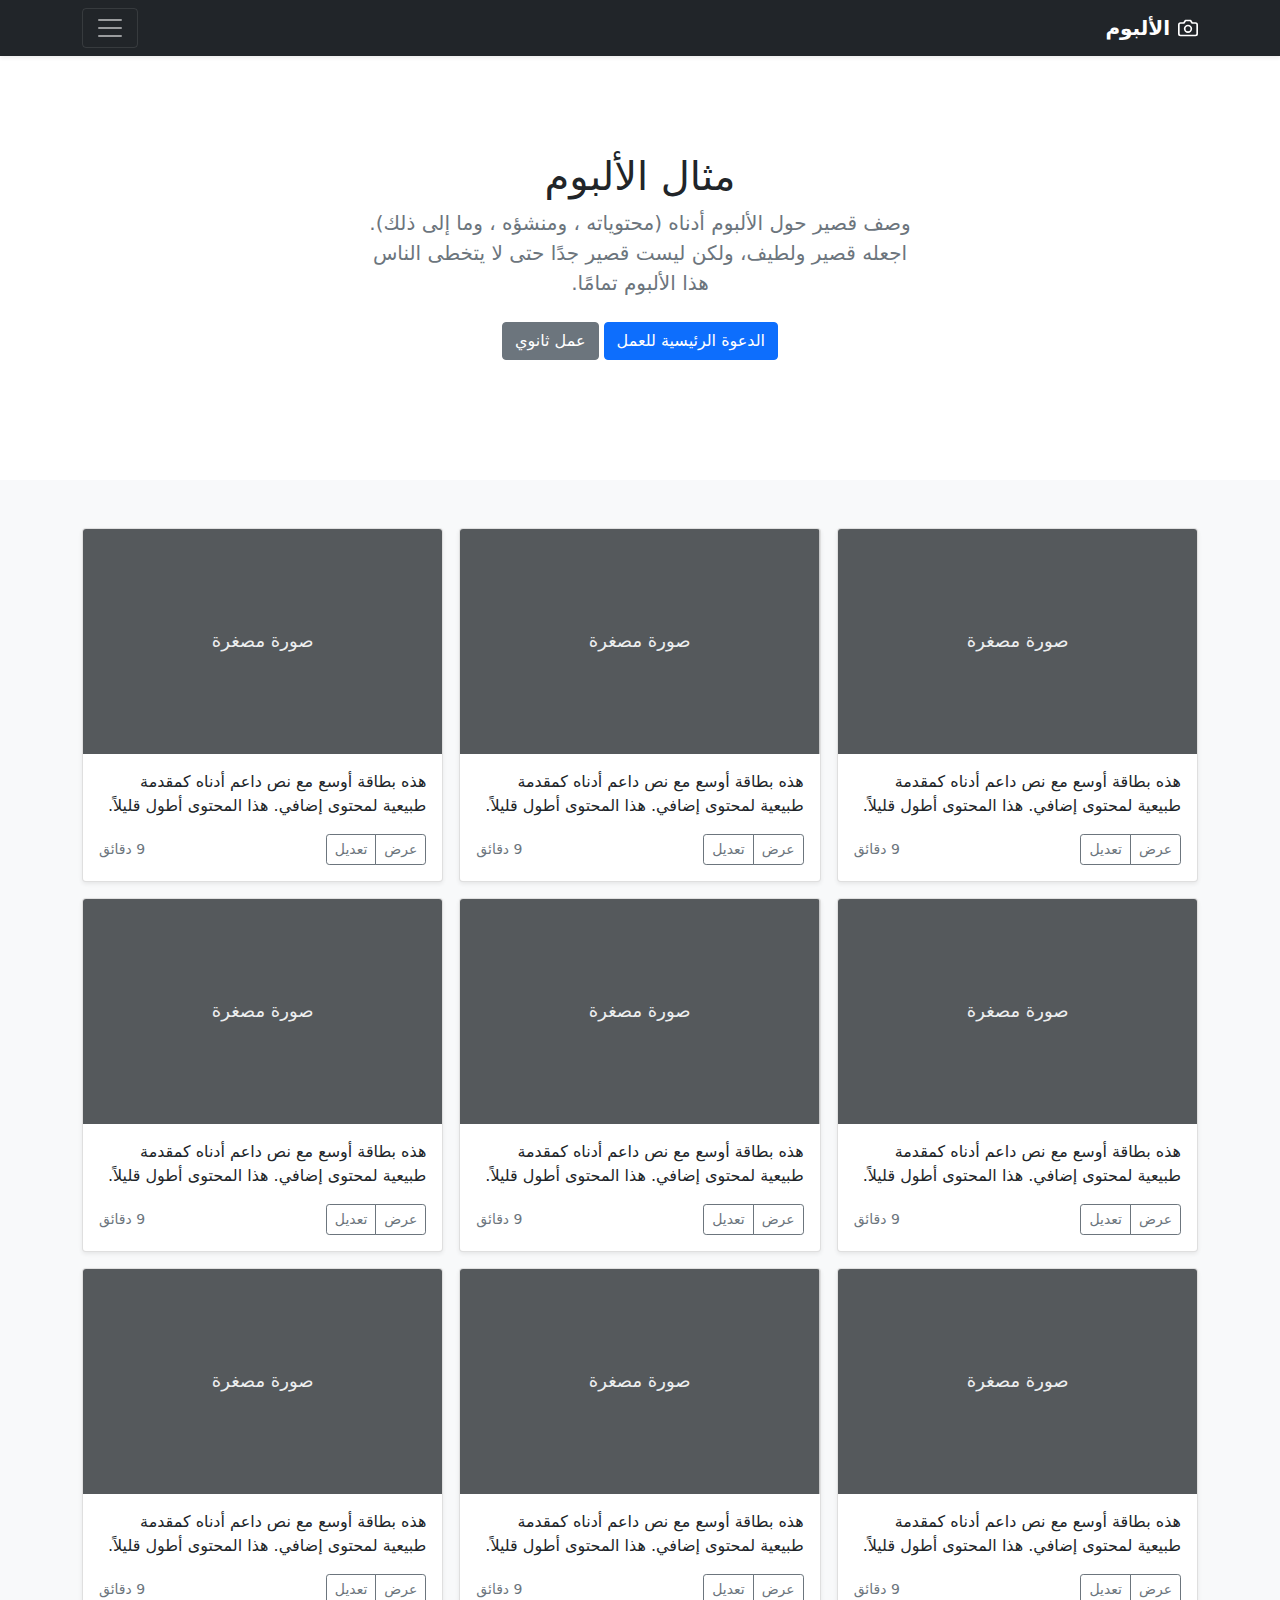
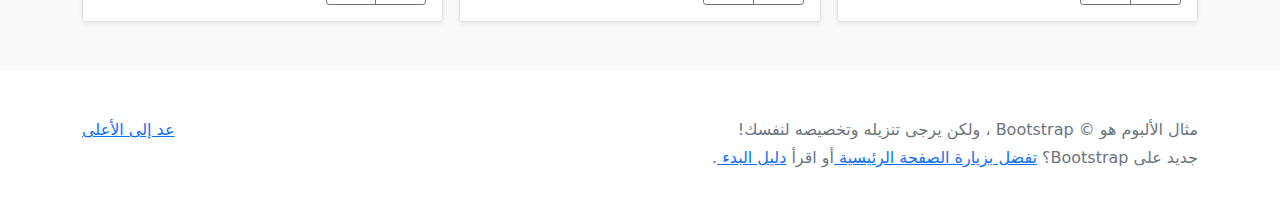
<file: bootstrap-5.1.3-examples/bootstrap-5.1.3-examples/album-rtl/index.html>
<!doctype html>
<html lang="ar" dir="rtl">
  <head>
    <meta charset="utf-8">
    <meta name="viewport" content="width=device-width, initial-scale=1">
    <meta name="description" content="">
    <meta name="author" content="Mark Otto, Jacob Thornton, and Bootstrap contributors">
    <meta name="generator" content="Hugo 0.88.1">
    <title>مثال الألبوم · Bootstrap v5.1</title>

    <link rel="canonical" href="https://getbootstrap.com/docs/5.1/examples/album-rtl/">

    

    <!-- Bootstrap core CSS -->
<link href="../assets/dist/css/bootstrap.rtl.min.css" rel="stylesheet">

    <style>
      .bd-placeholder-img {
        font-size: 1.125rem;
        text-anchor: middle;
        -webkit-user-select: none;
        -moz-user-select: none;
        user-select: none;
      }

      @media (min-width: 768px) {
        .bd-placeholder-img-lg {
          font-size: 3.5rem;
        }
      }
    </style>

    
  </head>
  <body>
    
<header>
  <div class="collapse bg-dark" id="navbarHeader">
    <div class="container">
      <div class="row">
        <div class="col-sm-8 col-md-7 py-4">
          <h4 class="text-white">حول</h4>
          <p class="text-muted">أضف بعض المعلومات حول الألبوم، المؤلف، أو أي سياق خلفية آخر. اجعلها بضع جمل حتى يتمكن الزوار من التقاط بعض التلميحات المفيدة. ثم اربطها ببعض مواقع التواصل الاجتماعي أو معلومات الاتصال.</p>
        </div>
        <div class="col-sm-4 offset-md-1 py-4">
          <h4 class="text-white">تواصل معي</h4>
          <ul class="list-unstyled">
            <li><a href="#" class="text-white">تابعني على تويتر</a></li>
            <li><a href="#" class="text-white">شاركني الإعجاب في فيسبوك</a></li>
            <li><a href="#" class="text-white">راسلني على البريد الإلكتروني</a></li>
          </ul>
        </div>
      </div>
    </div>
  </div>
  <div class="navbar navbar-dark bg-dark shadow-sm">
    <div class="container">
      <a href="#" class="navbar-brand d-flex align-items-center">
        <svg xmlns="http://www.w3.org/2000/svg" width="20" height="20" fill="none" stroke="currentColor" stroke-linecap="round" stroke-linejoin="round" stroke-width="2" aria-hidden="true" class="me-2" viewBox="0 0 24 24"><path d="M23 19a2 2 0 0 1-2 2H3a2 2 0 0 1-2-2V8a2 2 0 0 1 2-2h4l2-3h6l2 3h4a2 2 0 0 1 2 2z"/><circle cx="12" cy="13" r="4"/></svg>
        <strong>الألبوم</strong>
      </a>
      <button class="navbar-toggler" type="button" data-bs-toggle="collapse" data-bs-target="#navbarHeader" aria-controls="navbarHeader" aria-expanded="false" aria-label="تبديل التنقل">
        <span class="navbar-toggler-icon"></span>
      </button>
    </div>
  </div>
</header>

<main>

  <section class="py-5 text-center container">
    <div class="row py-lg-5">
      <div class="col-lg-6 col-md-8 mx-auto">
        <h1 class="fw-light">مثال الألبوم</h1>
        <p class="lead text-muted">وصف قصير حول الألبوم أدناه (محتوياته ، ومنشؤه ، وما إلى ذلك). اجعله قصير ولطيف، ولكن ليست قصير جدًا حتى لا يتخطى الناس هذا الألبوم تمامًا.</p>
        <p>
          <a href="#" class="btn btn-primary my-2">الدعوة الرئيسية للعمل</a>
          <a href="#" class="btn btn-secondary my-2">عمل ثانوي</a>
        </p>
      </div>
    </div>
  </section>

  <div class="album py-5 bg-light">
    <div class="container">

      <div class="row row-cols-1 row-cols-sm-2 row-cols-md-3 g-3">
        <div class="col">
          <div class="card shadow-sm">
            <svg class="bd-placeholder-img card-img-top" width="100%" height="225" xmlns="http://www.w3.org/2000/svg" role="img" aria-label="Placeholder: صورة مصغرة" preserveAspectRatio="xMidYMid slice" focusable="false"><title>Placeholder</title><rect width="100%" height="100%" fill="#55595c"/><text x="50%" y="50%" fill="#eceeef" dy=".3em">صورة مصغرة</text></svg>

            <div class="card-body">
              <p class="card-text">هذه بطاقة أوسع مع نص داعم أدناه كمقدمة طبيعية لمحتوى إضافي. هذا المحتوى أطول قليلاً.</p>
              <div class="d-flex justify-content-between align-items-center">
                <div class="btn-group">
                  <button type="button" class="btn btn-sm btn-outline-secondary">عرض</button>
                  <button type="button" class="btn btn-sm btn-outline-secondary">تعديل</button>
                </div>
                <small class="text-muted">9 دقائق</small>
              </div>
            </div>
          </div>
        </div>
        <div class="col">
          <div class="card shadow-sm">
            <svg class="bd-placeholder-img card-img-top" width="100%" height="225" xmlns="http://www.w3.org/2000/svg" role="img" aria-label="Placeholder: صورة مصغرة" preserveAspectRatio="xMidYMid slice" focusable="false"><title>Placeholder</title><rect width="100%" height="100%" fill="#55595c"/><text x="50%" y="50%" fill="#eceeef" dy=".3em">صورة مصغرة</text></svg>

            <div class="card-body">
              <p class="card-text">هذه بطاقة أوسع مع نص داعم أدناه كمقدمة طبيعية لمحتوى إضافي. هذا المحتوى أطول قليلاً.</p>
              <div class="d-flex justify-content-between align-items-center">
                <div class="btn-group">
                  <button type="button" class="btn btn-sm btn-outline-secondary">عرض</button>
                  <button type="button" class="btn btn-sm btn-outline-secondary">تعديل</button>
                </div>
                <small class="text-muted">9 دقائق</small>
              </div>
            </div>
          </div>
        </div>
        <div class="col">
          <div class="card shadow-sm">
            <svg class="bd-placeholder-img card-img-top" width="100%" height="225" xmlns="http://www.w3.org/2000/svg" role="img" aria-label="Placeholder: صورة مصغرة" preserveAspectRatio="xMidYMid slice" focusable="false"><title>Placeholder</title><rect width="100%" height="100%" fill="#55595c"/><text x="50%" y="50%" fill="#eceeef" dy=".3em">صورة مصغرة</text></svg>

            <div class="card-body">
              <p class="card-text">هذه بطاقة أوسع مع نص داعم أدناه كمقدمة طبيعية لمحتوى إضافي. هذا المحتوى أطول قليلاً.</p>
              <div class="d-flex justify-content-between align-items-center">
                <div class="btn-group">
                  <button type="button" class="btn btn-sm btn-outline-secondary">عرض</button>
                  <button type="button" class="btn btn-sm btn-outline-secondary">تعديل</button>
                </div>
                <small class="text-muted">9 دقائق</small>
              </div>
            </div>
          </div>
        </div>

        <div class="col">
          <div class="card shadow-sm">
            <svg class="bd-placeholder-img card-img-top" width="100%" height="225" xmlns="http://www.w3.org/2000/svg" role="img" aria-label="Placeholder: صورة مصغرة" preserveAspectRatio="xMidYMid slice" focusable="false"><title>Placeholder</title><rect width="100%" height="100%" fill="#55595c"/><text x="50%" y="50%" fill="#eceeef" dy=".3em">صورة مصغرة</text></svg>

            <div class="card-body">
              <p class="card-text">هذه بطاقة أوسع مع نص داعم أدناه كمقدمة طبيعية لمحتوى إضافي. هذا المحتوى أطول قليلاً.</p>
              <div class="d-flex justify-content-between align-items-center">
                <div class="btn-group">
                  <button type="button" class="btn btn-sm btn-outline-secondary">عرض</button>
                  <button type="button" class="btn btn-sm btn-outline-secondary">تعديل</button>
                </div>
                <small class="text-muted">9 دقائق</small>
              </div>
            </div>
          </div>
        </div>
        <div class="col">
          <div class="card shadow-sm">
            <svg class="bd-placeholder-img card-img-top" width="100%" height="225" xmlns="http://www.w3.org/2000/svg" role="img" aria-label="Placeholder: صورة مصغرة" preserveAspectRatio="xMidYMid slice" focusable="false"><title>Placeholder</title><rect width="100%" height="100%" fill="#55595c"/><text x="50%" y="50%" fill="#eceeef" dy=".3em">صورة مصغرة</text></svg>

            <div class="card-body">
              <p class="card-text">هذه بطاقة أوسع مع نص داعم أدناه كمقدمة طبيعية لمحتوى إضافي. هذا المحتوى أطول قليلاً.</p>
              <div class="d-flex justify-content-between align-items-center">
                <div class="btn-group">
                  <button type="button" class="btn btn-sm btn-outline-secondary">عرض</button>
                  <button type="button" class="btn btn-sm btn-outline-secondary">تعديل</button>
                </div>
                <small class="text-muted">9 دقائق</small>
              </div>
            </div>
          </div>
        </div>
        <div class="col">
          <div class="card shadow-sm">
            <svg class="bd-placeholder-img card-img-top" width="100%" height="225" xmlns="http://www.w3.org/2000/svg" role="img" aria-label="Placeholder: صورة مصغرة" preserveAspectRatio="xMidYMid slice" focusable="false"><title>Placeholder</title><rect width="100%" height="100%" fill="#55595c"/><text x="50%" y="50%" fill="#eceeef" dy=".3em">صورة مصغرة</text></svg>

            <div class="card-body">
              <p class="card-text">هذه بطاقة أوسع مع نص داعم أدناه كمقدمة طبيعية لمحتوى إضافي. هذا المحتوى أطول قليلاً.</p>
              <div class="d-flex justify-content-between align-items-center">
                <div class="btn-group">
                  <button type="button" class="btn btn-sm btn-outline-secondary">عرض</button>
                  <button type="button" class="btn btn-sm btn-outline-secondary">تعديل</button>
                </div>
                <small class="text-muted">9 دقائق</small>
              </div>
            </div>
          </div>
        </div>

        <div class="col">
          <div class="card shadow-sm">
            <svg class="bd-placeholder-img card-img-top" width="100%" height="225" xmlns="http://www.w3.org/2000/svg" role="img" aria-label="Placeholder: صورة مصغرة" preserveAspectRatio="xMidYMid slice" focusable="false"><title>Placeholder</title><rect width="100%" height="100%" fill="#55595c"/><text x="50%" y="50%" fill="#eceeef" dy=".3em">صورة مصغرة</text></svg>

            <div class="card-body">
              <p class="card-text">هذه بطاقة أوسع مع نص داعم أدناه كمقدمة طبيعية لمحتوى إضافي. هذا المحتوى أطول قليلاً.</p>
              <div class="d-flex justify-content-between align-items-center">
                <div class="btn-group">
                  <button type="button" class="btn btn-sm btn-outline-secondary">عرض</button>
                  <button type="button" class="btn btn-sm btn-outline-secondary">تعديل</button>
                </div>
                <small class="text-muted">9 دقائق</small>
              </div>
            </div>
          </div>
        </div>
        <div class="col">
          <div class="card shadow-sm">
            <svg class="bd-placeholder-img card-img-top" width="100%" height="225" xmlns="http://www.w3.org/2000/svg" role="img" aria-label="Placeholder: صورة مصغرة" preserveAspectRatio="xMidYMid slice" focusable="false"><title>Placeholder</title><rect width="100%" height="100%" fill="#55595c"/><text x="50%" y="50%" fill="#eceeef" dy=".3em">صورة مصغرة</text></svg>

            <div class="card-body">
              <p class="card-text">هذه بطاقة أوسع مع نص داعم أدناه كمقدمة طبيعية لمحتوى إضافي. هذا المحتوى أطول قليلاً.</p>
              <div class="d-flex justify-content-between align-items-center">
                <div class="btn-group">
                  <button type="button" class="btn btn-sm btn-outline-secondary">عرض</button>
                  <button type="button" class="btn btn-sm btn-outline-secondary">تعديل</button>
                </div>
                <small class="text-muted">9 دقائق</small>
              </div>
            </div>
          </div>
        </div>
        <div class="col">
          <div class="card shadow-sm">
            <svg class="bd-placeholder-img card-img-top" width="100%" height="225" xmlns="http://www.w3.org/2000/svg" role="img" aria-label="Placeholder: صورة مصغرة" preserveAspectRatio="xMidYMid slice" focusable="false"><title>Placeholder</title><rect width="100%" height="100%" fill="#55595c"/><text x="50%" y="50%" fill="#eceeef" dy=".3em">صورة مصغرة</text></svg>

            <div class="card-body">
              <p class="card-text">هذه بطاقة أوسع مع نص داعم أدناه كمقدمة طبيعية لمحتوى إضافي. هذا المحتوى أطول قليلاً.</p>
              <div class="d-flex justify-content-between align-items-center">
                <div class="btn-group">
                  <button type="button" class="btn btn-sm btn-outline-secondary">عرض</button>
                  <button type="button" class="btn btn-sm btn-outline-secondary">تعديل</button>
                </div>
                <small class="text-muted">9 دقائق</small>
              </div>
            </div>
          </div>
        </div>
      </div>
    </div>
  </div>

</main>

<footer class="text-muted py-5">
  <div class="container">
    <p class="float-end mb-1">
      <a href="#">عد إلى الأعلى</a>
    </p>
    <p class="mb-1">مثال الألبوم هو © Bootstrap ، ولكن يرجى تنزيله وتخصيصه لنفسك!</p>
    <p class="mb-0">جديد على Bootstrap؟ <a href="/"> تفضل بزيارة الصفحة الرئيسية </a> أو اقرأ <a href="../getting-started/introduction/ "> دليل البدء </a>.</p>
  </div>
</footer>


    <script src="../assets/dist/js/bootstrap.bundle.min.js"></script>

      
  </body>
</html>
</file>
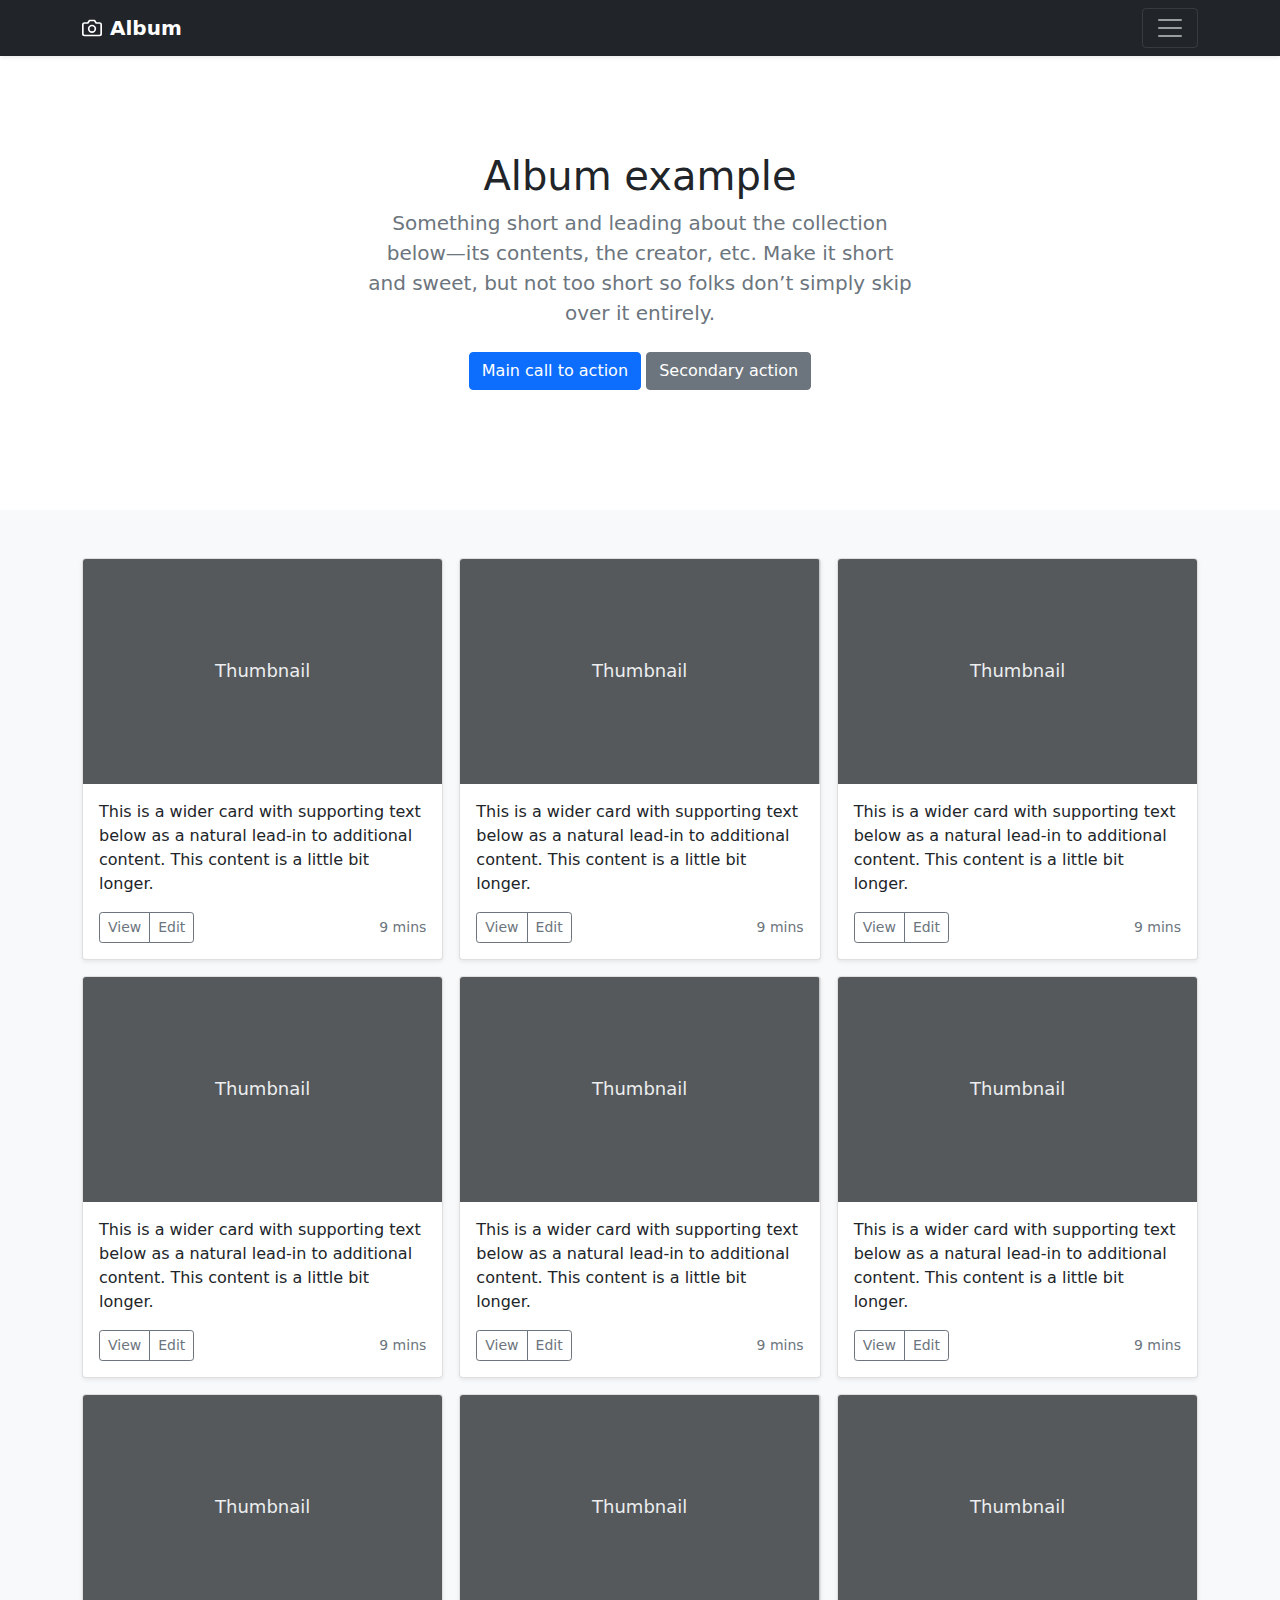
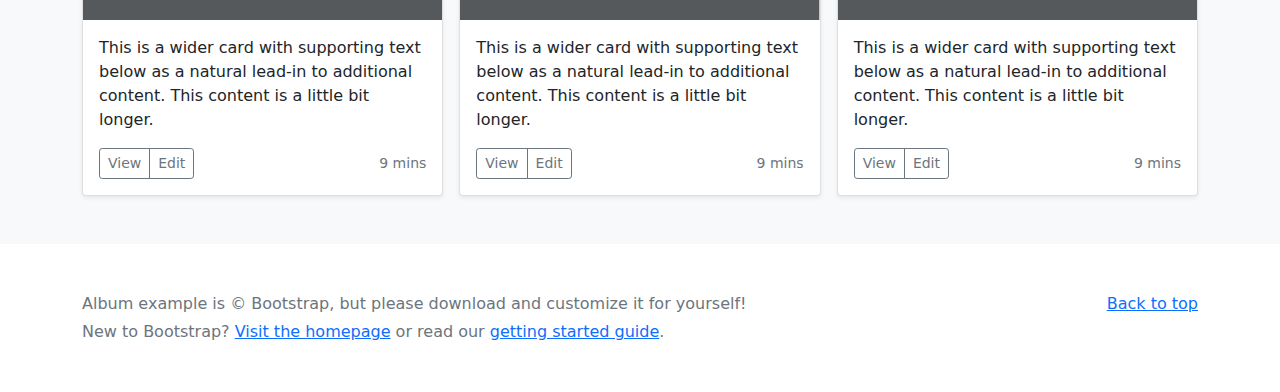
<file: bootstrap-5.1.3-examples/bootstrap-5.1.3-examples/album/index.html>
<!doctype html>
<html lang="en">
  <head>
    <meta charset="utf-8">
    <meta name="viewport" content="width=device-width, initial-scale=1">
    <meta name="description" content="">
    <meta name="author" content="Mark Otto, Jacob Thornton, and Bootstrap contributors">
    <meta name="generator" content="Hugo 0.88.1">
    <title>Album example · Bootstrap v5.1</title>

    <link rel="canonical" href="https://getbootstrap.com/docs/5.1/examples/album/">

    

    <!-- Bootstrap core CSS -->
<link href="../assets/dist/css/bootstrap.min.css" rel="stylesheet">

    <style>
      .bd-placeholder-img {
        font-size: 1.125rem;
        text-anchor: middle;
        -webkit-user-select: none;
        -moz-user-select: none;
        user-select: none;
      }

      @media (min-width: 768px) {
        .bd-placeholder-img-lg {
          font-size: 3.5rem;
        }
      }
    </style>

    
  </head>
  <body>
    
<header>
  <div class="collapse bg-dark" id="navbarHeader">
    <div class="container">
      <div class="row">
        <div class="col-sm-8 col-md-7 py-4">
          <h4 class="text-white">About</h4>
          <p class="text-muted">Add some information about the album below, the author, or any other background context. Make it a few sentences long so folks can pick up some informative tidbits. Then, link them off to some social networking sites or contact information.</p>
        </div>
        <div class="col-sm-4 offset-md-1 py-4">
          <h4 class="text-white">Contact</h4>
          <ul class="list-unstyled">
            <li><a href="#" class="text-white">Follow on Twitter</a></li>
            <li><a href="#" class="text-white">Like on Facebook</a></li>
            <li><a href="#" class="text-white">Email me</a></li>
          </ul>
        </div>
      </div>
    </div>
  </div>
  <div class="navbar navbar-dark bg-dark shadow-sm">
    <div class="container">
      <a href="#" class="navbar-brand d-flex align-items-center">
        <svg xmlns="http://www.w3.org/2000/svg" width="20" height="20" fill="none" stroke="currentColor" stroke-linecap="round" stroke-linejoin="round" stroke-width="2" aria-hidden="true" class="me-2" viewBox="0 0 24 24"><path d="M23 19a2 2 0 0 1-2 2H3a2 2 0 0 1-2-2V8a2 2 0 0 1 2-2h4l2-3h6l2 3h4a2 2 0 0 1 2 2z"/><circle cx="12" cy="13" r="4"/></svg>
        <strong>Album</strong>
      </a>
      <button class="navbar-toggler" type="button" data-bs-toggle="collapse" data-bs-target="#navbarHeader" aria-controls="navbarHeader" aria-expanded="false" aria-label="Toggle navigation">
        <span class="navbar-toggler-icon"></span>
      </button>
    </div>
  </div>
</header>

<main>

  <section class="py-5 text-center container">
    <div class="row py-lg-5">
      <div class="col-lg-6 col-md-8 mx-auto">
        <h1 class="fw-light">Album example</h1>
        <p class="lead text-muted">Something short and leading about the collection below—its contents, the creator, etc. Make it short and sweet, but not too short so folks don’t simply skip over it entirely.</p>
        <p>
          <a href="#" class="btn btn-primary my-2">Main call to action</a>
          <a href="#" class="btn btn-secondary my-2">Secondary action</a>
        </p>
      </div>
    </div>
  </section>

  <div class="album py-5 bg-light">
    <div class="container">

      <div class="row row-cols-1 row-cols-sm-2 row-cols-md-3 g-3">
        <div class="col">
          <div class="card shadow-sm">
            <svg class="bd-placeholder-img card-img-top" width="100%" height="225" xmlns="http://www.w3.org/2000/svg" role="img" aria-label="Placeholder: Thumbnail" preserveAspectRatio="xMidYMid slice" focusable="false"><title>Placeholder</title><rect width="100%" height="100%" fill="#55595c"/><text x="50%" y="50%" fill="#eceeef" dy=".3em">Thumbnail</text></svg>

            <div class="card-body">
              <p class="card-text">This is a wider card with supporting text below as a natural lead-in to additional content. This content is a little bit longer.</p>
              <div class="d-flex justify-content-between align-items-center">
                <div class="btn-group">
                  <button type="button" class="btn btn-sm btn-outline-secondary">View</button>
                  <button type="button" class="btn btn-sm btn-outline-secondary">Edit</button>
                </div>
                <small class="text-muted">9 mins</small>
              </div>
            </div>
          </div>
        </div>
        <div class="col">
          <div class="card shadow-sm">
            <svg class="bd-placeholder-img card-img-top" width="100%" height="225" xmlns="http://www.w3.org/2000/svg" role="img" aria-label="Placeholder: Thumbnail" preserveAspectRatio="xMidYMid slice" focusable="false"><title>Placeholder</title><rect width="100%" height="100%" fill="#55595c"/><text x="50%" y="50%" fill="#eceeef" dy=".3em">Thumbnail</text></svg>

            <div class="card-body">
              <p class="card-text">This is a wider card with supporting text below as a natural lead-in to additional content. This content is a little bit longer.</p>
              <div class="d-flex justify-content-between align-items-center">
                <div class="btn-group">
                  <button type="button" class="btn btn-sm btn-outline-secondary">View</button>
                  <button type="button" class="btn btn-sm btn-outline-secondary">Edit</button>
                </div>
                <small class="text-muted">9 mins</small>
              </div>
            </div>
          </div>
        </div>
        <div class="col">
          <div class="card shadow-sm">
            <svg class="bd-placeholder-img card-img-top" width="100%" height="225" xmlns="http://www.w3.org/2000/svg" role="img" aria-label="Placeholder: Thumbnail" preserveAspectRatio="xMidYMid slice" focusable="false"><title>Placeholder</title><rect width="100%" height="100%" fill="#55595c"/><text x="50%" y="50%" fill="#eceeef" dy=".3em">Thumbnail</text></svg>

            <div class="card-body">
              <p class="card-text">This is a wider card with supporting text below as a natural lead-in to additional content. This content is a little bit longer.</p>
              <div class="d-flex justify-content-between align-items-center">
                <div class="btn-group">
                  <button type="button" class="btn btn-sm btn-outline-secondary">View</button>
                  <button type="button" class="btn btn-sm btn-outline-secondary">Edit</button>
                </div>
                <small class="text-muted">9 mins</small>
              </div>
            </div>
          </div>
        </div>

        <div class="col">
          <div class="card shadow-sm">
            <svg class="bd-placeholder-img card-img-top" width="100%" height="225" xmlns="http://www.w3.org/2000/svg" role="img" aria-label="Placeholder: Thumbnail" preserveAspectRatio="xMidYMid slice" focusable="false"><title>Placeholder</title><rect width="100%" height="100%" fill="#55595c"/><text x="50%" y="50%" fill="#eceeef" dy=".3em">Thumbnail</text></svg>

            <div class="card-body">
              <p class="card-text">This is a wider card with supporting text below as a natural lead-in to additional content. This content is a little bit longer.</p>
              <div class="d-flex justify-content-between align-items-center">
                <div class="btn-group">
                  <button type="button" class="btn btn-sm btn-outline-secondary">View</button>
                  <button type="button" class="btn btn-sm btn-outline-secondary">Edit</button>
                </div>
                <small class="text-muted">9 mins</small>
              </div>
            </div>
          </div>
        </div>
        <div class="col">
          <div class="card shadow-sm">
            <svg class="bd-placeholder-img card-img-top" width="100%" height="225" xmlns="http://www.w3.org/2000/svg" role="img" aria-label="Placeholder: Thumbnail" preserveAspectRatio="xMidYMid slice" focusable="false"><title>Placeholder</title><rect width="100%" height="100%" fill="#55595c"/><text x="50%" y="50%" fill="#eceeef" dy=".3em">Thumbnail</text></svg>

            <div class="card-body">
              <p class="card-text">This is a wider card with supporting text below as a natural lead-in to additional content. This content is a little bit longer.</p>
              <div class="d-flex justify-content-between align-items-center">
                <div class="btn-group">
                  <button type="button" class="btn btn-sm btn-outline-secondary">View</button>
                  <button type="button" class="btn btn-sm btn-outline-secondary">Edit</button>
                </div>
                <small class="text-muted">9 mins</small>
              </div>
            </div>
          </div>
        </div>
        <div class="col">
          <div class="card shadow-sm">
            <svg class="bd-placeholder-img card-img-top" width="100%" height="225" xmlns="http://www.w3.org/2000/svg" role="img" aria-label="Placeholder: Thumbnail" preserveAspectRatio="xMidYMid slice" focusable="false"><title>Placeholder</title><rect width="100%" height="100%" fill="#55595c"/><text x="50%" y="50%" fill="#eceeef" dy=".3em">Thumbnail</text></svg>

            <div class="card-body">
              <p class="card-text">This is a wider card with supporting text below as a natural lead-in to additional content. This content is a little bit longer.</p>
              <div class="d-flex justify-content-between align-items-center">
                <div class="btn-group">
                  <button type="button" class="btn btn-sm btn-outline-secondary">View</button>
                  <button type="button" class="btn btn-sm btn-outline-secondary">Edit</button>
                </div>
                <small class="text-muted">9 mins</small>
              </div>
            </div>
          </div>
        </div>

        <div class="col">
          <div class="card shadow-sm">
            <svg class="bd-placeholder-img card-img-top" width="100%" height="225" xmlns="http://www.w3.org/2000/svg" role="img" aria-label="Placeholder: Thumbnail" preserveAspectRatio="xMidYMid slice" focusable="false"><title>Placeholder</title><rect width="100%" height="100%" fill="#55595c"/><text x="50%" y="50%" fill="#eceeef" dy=".3em">Thumbnail</text></svg>

            <div class="card-body">
              <p class="card-text">This is a wider card with supporting text below as a natural lead-in to additional content. This content is a little bit longer.</p>
              <div class="d-flex justify-content-between align-items-center">
                <div class="btn-group">
                  <button type="button" class="btn btn-sm btn-outline-secondary">View</button>
                  <button type="button" class="btn btn-sm btn-outline-secondary">Edit</button>
                </div>
                <small class="text-muted">9 mins</small>
              </div>
            </div>
          </div>
        </div>
        <div class="col">
          <div class="card shadow-sm">
            <svg class="bd-placeholder-img card-img-top" width="100%" height="225" xmlns="http://www.w3.org/2000/svg" role="img" aria-label="Placeholder: Thumbnail" preserveAspectRatio="xMidYMid slice" focusable="false"><title>Placeholder</title><rect width="100%" height="100%" fill="#55595c"/><text x="50%" y="50%" fill="#eceeef" dy=".3em">Thumbnail</text></svg>

            <div class="card-body">
              <p class="card-text">This is a wider card with supporting text below as a natural lead-in to additional content. This content is a little bit longer.</p>
              <div class="d-flex justify-content-between align-items-center">
                <div class="btn-group">
                  <button type="button" class="btn btn-sm btn-outline-secondary">View</button>
                  <button type="button" class="btn btn-sm btn-outline-secondary">Edit</button>
                </div>
                <small class="text-muted">9 mins</small>
              </div>
            </div>
          </div>
        </div>
        <div class="col">
          <div class="card shadow-sm">
            <svg class="bd-placeholder-img card-img-top" width="100%" height="225" xmlns="http://www.w3.org/2000/svg" role="img" aria-label="Placeholder: Thumbnail" preserveAspectRatio="xMidYMid slice" focusable="false"><title>Placeholder</title><rect width="100%" height="100%" fill="#55595c"/><text x="50%" y="50%" fill="#eceeef" dy=".3em">Thumbnail</text></svg>

            <div class="card-body">
              <p class="card-text">This is a wider card with supporting text below as a natural lead-in to additional content. This content is a little bit longer.</p>
              <div class="d-flex justify-content-between align-items-center">
                <div class="btn-group">
                  <button type="button" class="btn btn-sm btn-outline-secondary">View</button>
                  <button type="button" class="btn btn-sm btn-outline-secondary">Edit</button>
                </div>
                <small class="text-muted">9 mins</small>
              </div>
            </div>
          </div>
        </div>
      </div>
    </div>
  </div>

</main>

<footer class="text-muted py-5">
  <div class="container">
    <p class="float-end mb-1">
      <a href="#">Back to top</a>
    </p>
    <p class="mb-1">Album example is &copy; Bootstrap, but please download and customize it for yourself!</p>
    <p class="mb-0">New to Bootstrap? <a href="/">Visit the homepage</a> or read our <a href="../getting-started/introduction/">getting started guide</a>.</p>
  </div>
</footer>


    <script src="../assets/dist/js/bootstrap.bundle.min.js"></script>

      
  </body>
</html>
</file>
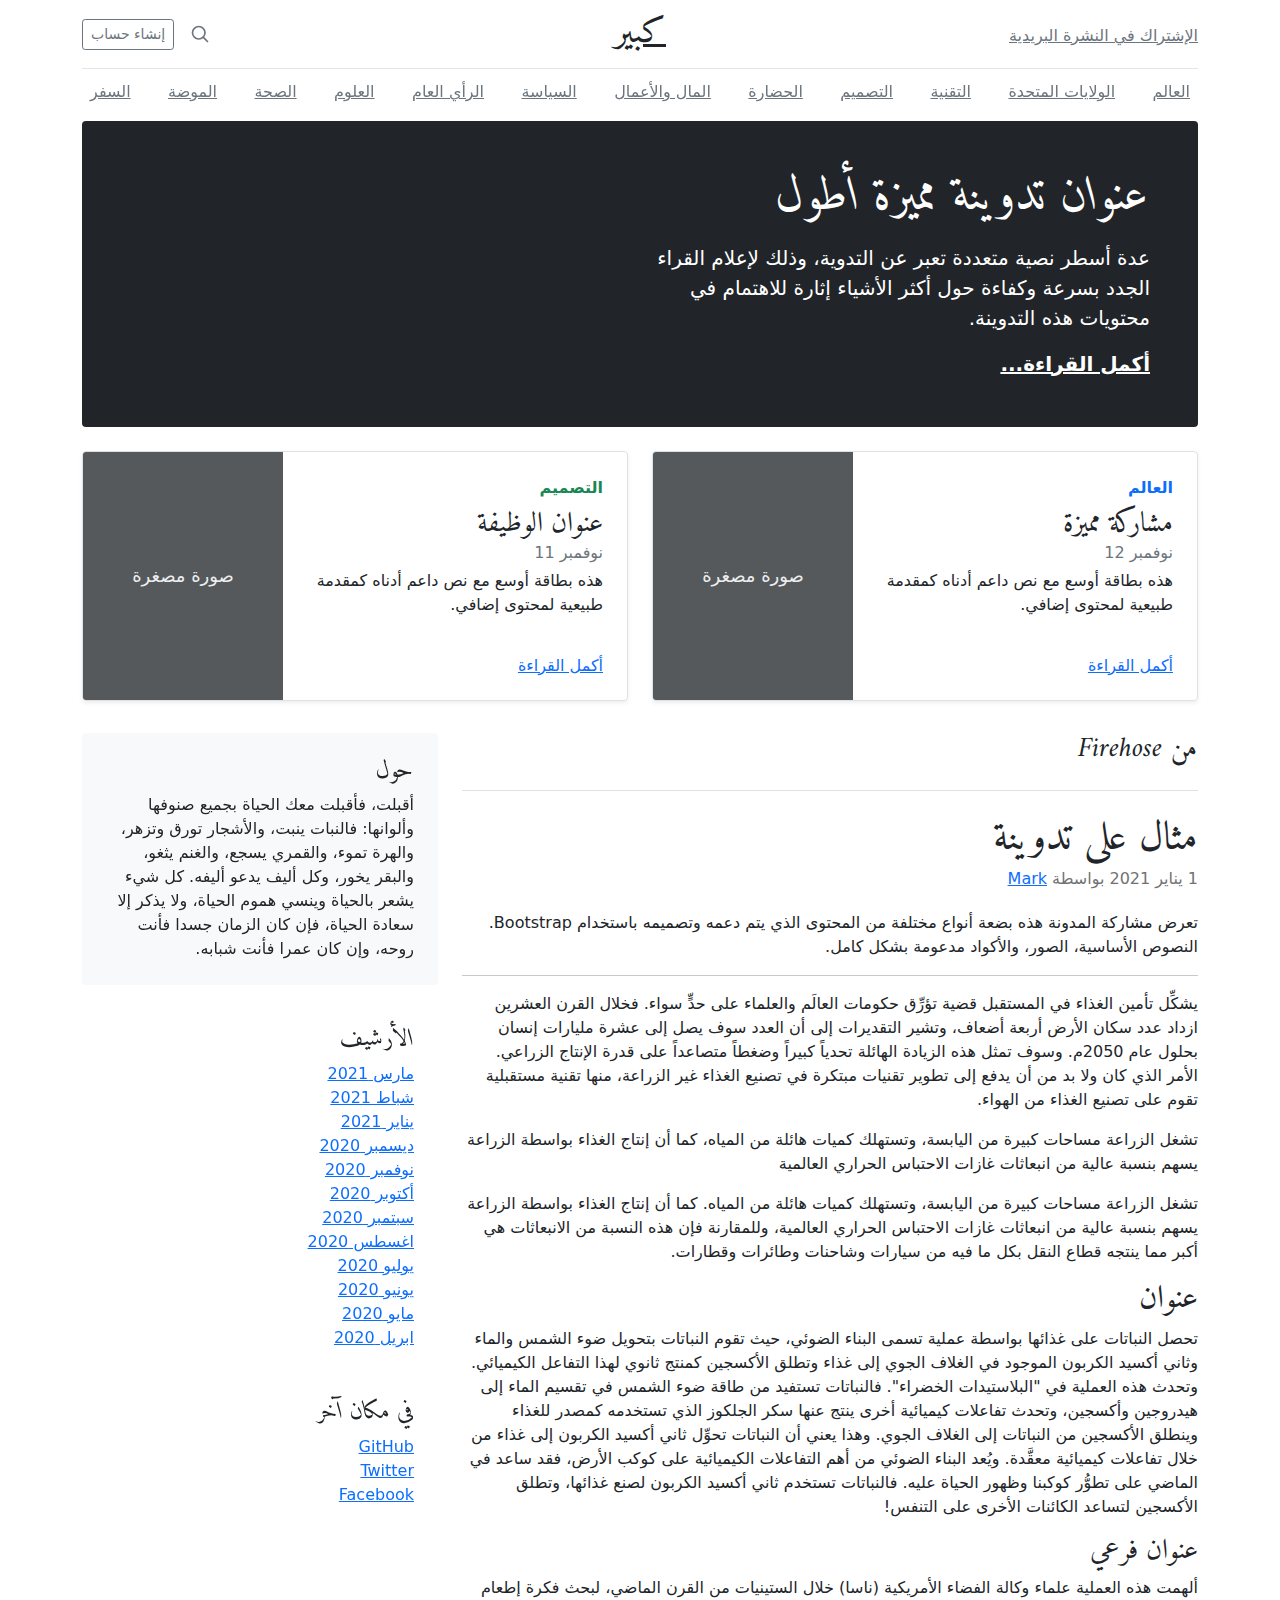
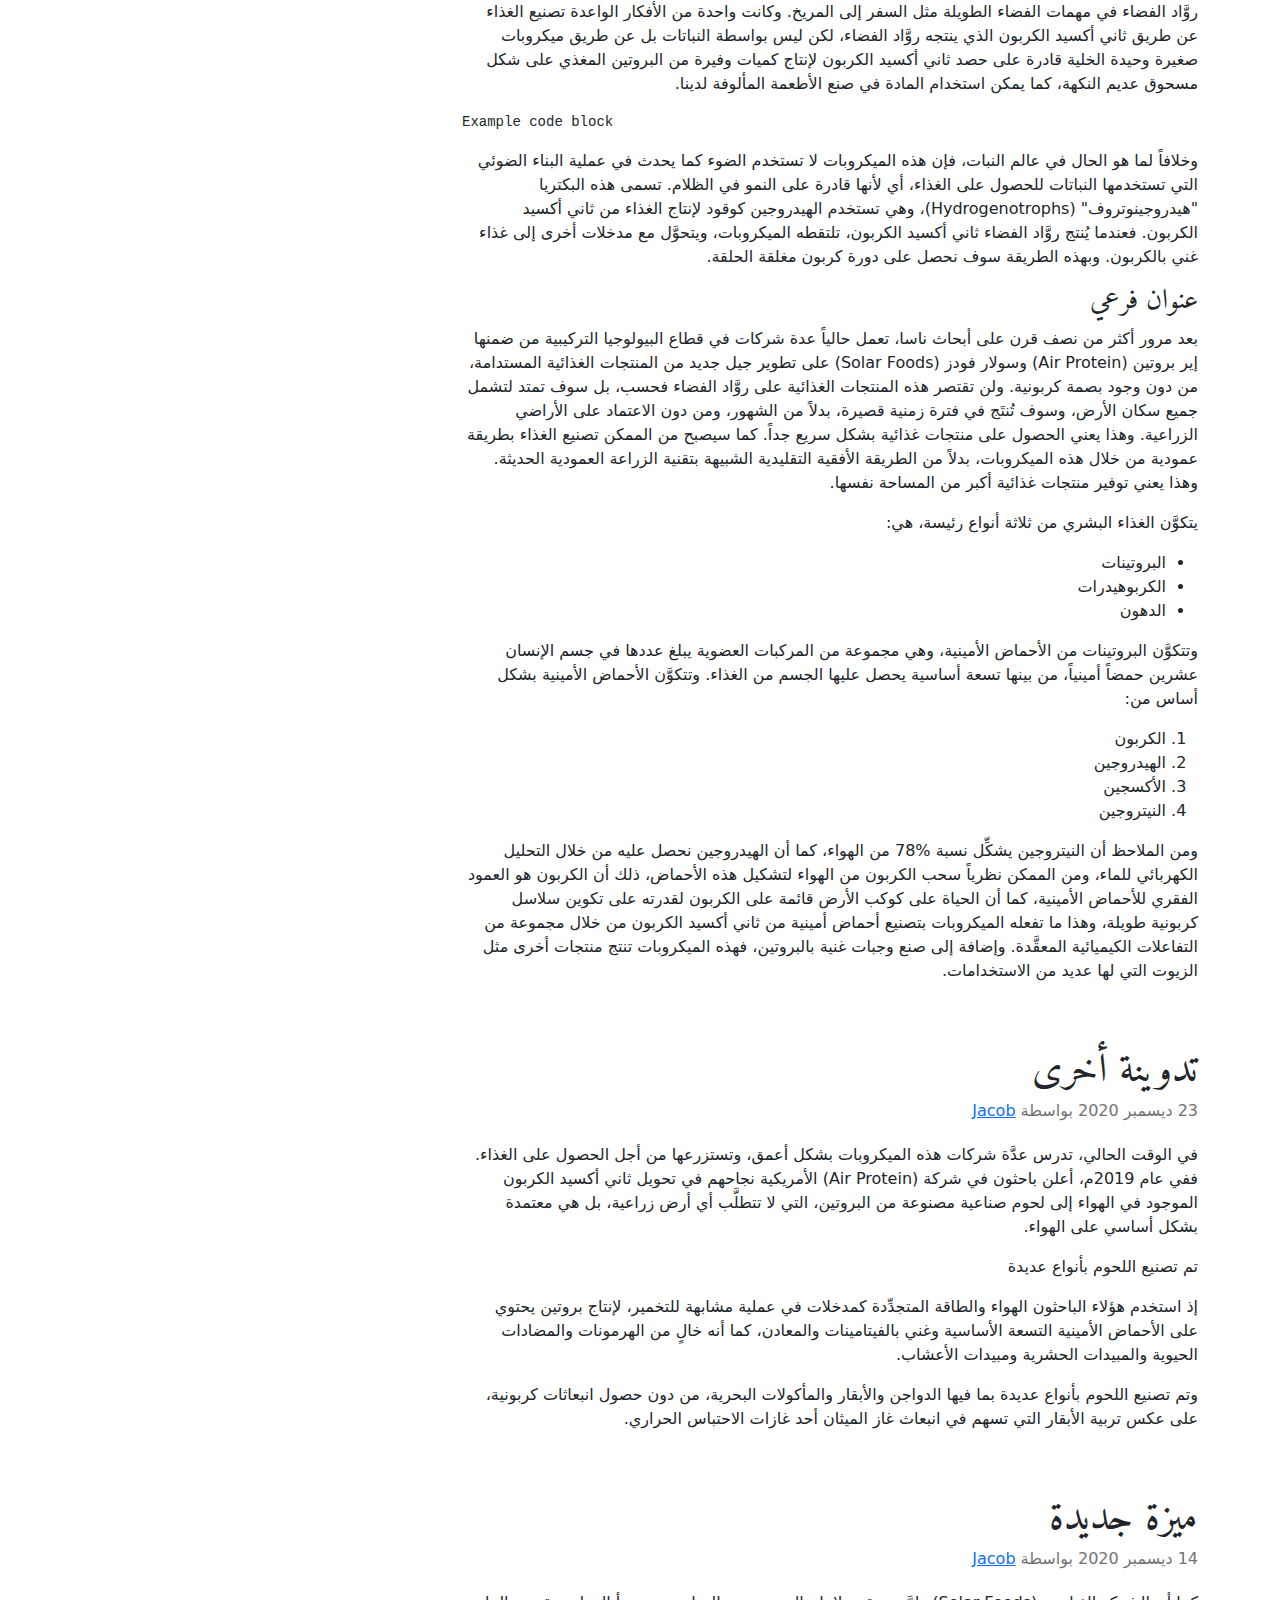
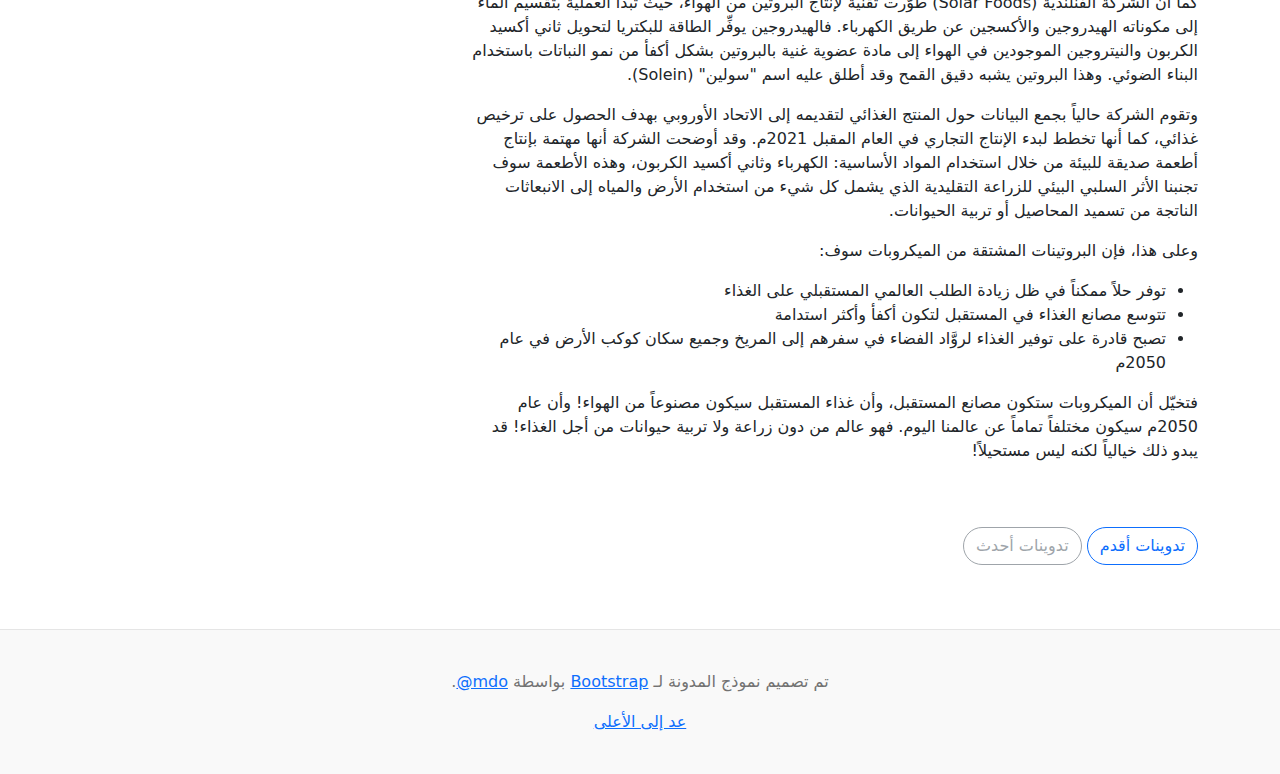
<file: bootstrap-5.1.3-examples/bootstrap-5.1.3-examples/blog-rtl/index.html>
<!doctype html>
<html lang="ar" dir="rtl">
  <head>
    <meta charset="utf-8">
    <meta name="viewport" content="width=device-width, initial-scale=1">
    <meta name="description" content="">
    <meta name="author" content="Mark Otto, Jacob Thornton, and Bootstrap contributors">
    <meta name="generator" content="Hugo 0.88.1">
    <title>قالب المدونة · Bootstrap v5.1</title>

    <link rel="canonical" href="https://getbootstrap.com/docs/5.1/examples/blog-rtl/">

    

    <!-- Bootstrap core CSS -->
<link href="../assets/dist/css/bootstrap.rtl.min.css" rel="stylesheet">

    <style>
      .bd-placeholder-img {
        font-size: 1.125rem;
        text-anchor: middle;
        -webkit-user-select: none;
        -moz-user-select: none;
        user-select: none;
      }

      @media (min-width: 768px) {
        .bd-placeholder-img-lg {
          font-size: 3.5rem;
        }
      }
    </style>

    
    <!-- Custom styles for this template -->
    <link href="https://fonts.googleapis.com/css?family=Amiri:wght@400;700&amp;display=swap" rel="stylesheet">
    <!-- Custom styles for this template -->
    <link href="../blog/blog.rtl.css" rel="stylesheet">
  </head>
  <body>
    
<div class="container">
  <header class="blog-header py-3">
    <div class="row flex-nowrap justify-content-between align-items-center">
      <div class="col-4 pt-1">
        <a class="link-secondary" href="#">الإشتراك في النشرة البريدية</a>
      </div>
      <div class="col-4 text-center">
        <a class="blog-header-logo text-dark" href="#">كبير</a>
      </div>
      <div class="col-4 d-flex justify-content-end align-items-center">
        <a class="link-secondary" href="#" aria-label="بحث">
          <svg xmlns="http://www.w3.org/2000/svg" width="20" height="20" fill="none" stroke="currentColor" stroke-linecap="round" stroke-linejoin="round" stroke-width="2" class="mx-3" role="img" viewBox="0 0 24 24"><title>بحث</title><circle cx="10.5" cy="10.5" r="7.5"/><path d="M21 21l-5.2-5.2"/></svg>
        </a>
        <a class="btn btn-sm btn-outline-secondary" href="#">إنشاء حساب</a>
      </div>
    </div>
  </header>

  <div class="nav-scroller py-1 mb-2">
    <nav class="nav d-flex justify-content-between">
      <a class="p-2 link-secondary" href="#">العالم</a>
      <a class="p-2 link-secondary" href="#">الولايات المتحدة</a>
      <a class="p-2 link-secondary" href="#">التقنية</a>
      <a class="p-2 link-secondary" href="#">التصميم</a>
      <a class="p-2 link-secondary" href="#">الحضارة</a>
      <a class="p-2 link-secondary" href="#">المال والأعمال</a>
      <a class="p-2 link-secondary" href="#">السياسة</a>
      <a class="p-2 link-secondary" href="#">الرأي العام</a>
      <a class="p-2 link-secondary" href="#">العلوم</a>
      <a class="p-2 link-secondary" href="#">الصحة</a>
      <a class="p-2 link-secondary" href="#">الموضة</a>
      <a class="p-2 link-secondary" href="#">السفر</a>
    </nav>
  </div>
</div>

<main class="container">
  <div class="p-4 p-md-5 mb-4 text-white rounded bg-dark">
    <div class="col-md-6 px-0">
      <h1 class="display-4 fst-italic">عنوان تدوينة مميزة أطول</h1>
      <p class="lead my-3">عدة أسطر نصية متعددة تعبر عن التدوية، وذلك لإعلام القراء الجدد بسرعة وكفاءة حول أكثر الأشياء إثارة للاهتمام في محتويات هذه التدوينة.</p>
      <p class="lead mb-0"><a href="#" class="text-white fw-bold">أكمل القراءة...</a></p>
    </div>
  </div>

  <div class="row mb-2">
    <div class="col-md-6">
      <div class="row g-0 border rounded overflow-hidden flex-md-row mb-4 shadow-sm h-md-250 position-relative">
        <div class="col p-4 d-flex flex-column position-static">
          <strong class="d-inline-block mb-2 text-primary">العالم</strong>
          <h3 class="mb-0">مشاركة مميزة</h3>
          <div class="mb-1 text-muted">نوفمبر 12</div>
          <p class="card-text mb-auto">هذه بطاقة أوسع مع نص داعم أدناه كمقدمة طبيعية لمحتوى إضافي.</p>
          <a href="#" class="stretched-link">أكمل القراءة</a>
        </div>
        <div class="col-auto d-none d-lg-block">
          <svg class="bd-placeholder-img" width="200" height="250" xmlns="http://www.w3.org/2000/svg" role="img" aria-label="Placeholder: صورة مصغرة" preserveAspectRatio="xMidYMid slice" focusable="false"><title>Placeholder</title><rect width="100%" height="100%" fill="#55595c"/><text x="50%" y="50%" fill="#eceeef" dy=".3em">صورة مصغرة</text></svg>

        </div>
      </div>
    </div>
    <div class="col-md-6">
      <div class="row g-0 border rounded overflow-hidden flex-md-row mb-4 shadow-sm h-md-250 position-relative">
        <div class="col p-4 d-flex flex-column position-static">
          <strong class="d-inline-block mb-2 text-success">التصميم</strong>
          <h3 class="mb-0">عنوان الوظيفة</h3>
          <div class="mb-1 text-muted">نوفمبر 11</div>
          <p class="mb-auto">هذه بطاقة أوسع مع نص داعم أدناه كمقدمة طبيعية لمحتوى إضافي.</p>
          <a href="#" class="stretched-link">أكمل القراءة</a>
        </div>
        <div class="col-auto d-none d-lg-block">
          <svg class="bd-placeholder-img" width="200" height="250" xmlns="http://www.w3.org/2000/svg" role="img" aria-label="Placeholder: صورة مصغرة" preserveAspectRatio="xMidYMid slice" focusable="false"><title>Placeholder</title><rect width="100%" height="100%" fill="#55595c"/><text x="50%" y="50%" fill="#eceeef" dy=".3em">صورة مصغرة</text></svg>

        </div>
      </div>
    </div>
  </div>

  <div class="row">
    <div class="col-md-8">
      <h3 class="pb-4 mb-4 fst-italic border-bottom">
        من Firehose
      </h3>

      <article class="blog-post">
        <h2 class="blog-post-title">مثال على تدوينة</h2>
        <p class="blog-post-meta">1 يناير 2021 بواسطة <a href="#"> Mark </a></p>

        <p>تعرض مشاركة المدونة هذه بضعة أنواع مختلفة من المحتوى الذي يتم دعمه وتصميمه باستخدام Bootstrap. النصوص الأساسية، الصور، والأكواد مدعومة بشكل كامل.</p>
        <hr>
        <p>يشكِّل تأمين الغذاء في المستقبل قضية تؤرِّق حكومات العالَم والعلماء على حدٍّ سواء. فخلال القرن العشرين ازداد عدد سكان الأرض أربعة أضعاف، وتشير التقديرات إلى أن العدد سوف يصل إلى عشرة مليارات إنسان بحلول عام 2050م. وسوف تمثل هذه الزيادة الهائلة تحدياً كبيراً وضغطاً متصاعداً على قدرة الإنتاج الزراعي. الأمر الذي كان ولا بد من أن يدفع إلى تطوير تقنيات مبتكرة في تصنيع الغذاء غير الزراعة، منها تقنية مستقبلية تقوم على تصنيع الغذاء من الهواء.</p>
        <blockquote>
          <p>تشغل الزراعة مساحات كبيرة من اليابسة، وتستهلك كميات هائلة من المياه، كما أن إنتاج الغذاء بواسطة الزراعة يسهم بنسبة عالية من انبعاثات غازات الاحتباس الحراري العالمية</p>
        </blockquote>
        <p>تشغل الزراعة مساحات كبيرة من اليابسة، وتستهلك كميات هائلة من المياه. كما أن إنتاج الغذاء بواسطة الزراعة يسهم بنسبة عالية من انبعاثات غازات الاحتباس الحراري العالمية، وللمقارنة فإن هذه النسبة من الانبعاثات هي أكبر مما ينتجه قطاع النقل بكل ما فيه من سيارات وشاحنات وطائرات وقطارات.</p>
        <h2>عنوان</h2>
        <p>تحصل النباتات على غذائها بواسطة عملية تسمى البناء الضوئي، حيث تقوم النباتات بتحويل ضوء الشمس والماء وثاني أكسيد الكربون الموجود في الغلاف الجوي إلى غذاء وتطلق الأكسجين كمنتج ثانوي لهذا التفاعل الكيميائي. وتحدث هذه العملية في "البلاستيدات الخضراء". فالنباتات تستفيد من طاقة ضوء الشمس في تقسيم الماء إلى هيدروجين وأكسجين، وتحدث تفاعلات كيميائية أخرى ينتج عنها سكر الجلكوز الذي تستخدمه كمصدر للغذاء وينطلق الأكسجين من النباتات إلى الغلاف الجوي. وهذا يعني أن النباتات تحوِّل ثاني أكسيد الكربون إلى غذاء من خلال تفاعلات كيميائية معقَّدة. ويُعد البناء الضوئي من أهم التفاعلات الكيميائية على كوكب الأرض، فقد ساعد في الماضي على تطوُّر كوكبنا وظهور الحياة عليه. فالنباتات تستخدم ثاني أكسيد الكربون لصنع غذائها، وتطلق الأكسجين لتساعد الكائنات الأخرى على التنفس!</p>
        <h3>عنوان فرعي</h3>
        <p>ألهمت هذه العملية علماء وكالة الفضاء الأمريكية (ناسا) خلال الستينيات من القرن الماضي، لبحث فكرة إطعام روَّاد الفضاء في مهمات الفضاء الطويلة مثل السفر إلى المريخ. وكانت واحدة من الأفكار الواعدة تصنيع الغذاء عن طريق ثاني أكسيد الكربون الذي ينتجه روَّاد الفضاء، لكن ليس بواسطة النباتات بل عن طريق ميكروبات صغيرة وحيدة الخلية قادرة على حصد ثاني أكسيد الكربون لإنتاج كميات وفيرة من البروتين المغذي على شكل مسحوق عديم النكهة، كما يمكن استخدام المادة في صنع الأطعمة المألوفة لدينا.</p>
        <pre><code>Example code block</code></pre>
        <p>وخلافاً لما هو الحال في عالم النبات، فإن هذه الميكروبات لا تستخدم الضوء كما يحدث في عملية البناء الضوئي التي تستخدمها النباتات للحصول على الغذاء، أي لأنها قادرة على النمو في الظلام. تسمى هذه البكتريا "هيدروجينوتروف" (Hydrogenotrophs)، وهي تستخدم الهيدروجين كوقود لإنتاج الغذاء من ثاني أكسيد الكربون. فعندما يُنتج روَّاد الفضاء ثاني أكسيد الكربون، تلتقطه الميكروبات، ويتحوَّل مع مدخلات أخرى إلى غذاء غني بالكربون. وبهذه الطريقة سوف نحصل على دورة كربون مغلقة الحلقة.</p>
        <h3>عنوان فرعي</h3>
        <p>بعد مرور أكثر من نصف قرن على أبحاث ناسا، تعمل حالياً عدة شركات في قطاع البيولوجيا التركيبية من ضمنها إير بروتين (Air Protein) وسولار فودز (Solar Foods) على تطوير جيل جديد من المنتجات الغذائية المستدامة، من دون وجود بصمة كربونية. ولن تقتصر هذه المنتجات الغذائية على روَّاد الفضاء فحسب، بل سوف تمتد لتشمل جميع سكان الأرض، وسوف تُنتَج في فترة زمنية قصيرة، بدلاً من الشهور، ومن دون الاعتماد على الأراضي الزراعية. وهذا يعني الحصول على منتجات غذائية بشكل سريع جداً. كما سيصبح من الممكن تصنيع الغذاء بطريقة عمودية من خلال هذه الميكروبات، بدلاً من الطريقة الأفقية التقليدية الشبيهة بتقنية الزراعة العمودية الحديثة. وهذا يعني توفير منتجات غذائية أكبر من المساحة نفسها.</p>
        <p>يتكوَّن الغذاء البشري من ثلاثة أنواع رئيسة، هي:</p>
        <ul>
          <li>البروتينات</li>
          <li>الكربوهيدرات</li>
          <li>الدهون</li>
        </ul>
        <p>وتتكوَّن البروتينات من الأحماض الأمينية، وهي مجموعة من المركبات العضوية يبلغ عددها في جسم الإنسان عشرين حمضاً أمينياً، من بينها تسعة أساسية يحصل عليها الجسم من الغذاء. وتتكوَّن الأحماض الأمينية بشكل أساس من:</p>
        <ol>
          <li>الكربون</li>
          <li>الهيدروجين</li>
          <li>الأكسجين</li>
          <li>النيتروجين</li>
        </ol>
        <p>ومن الملاحظ أن النيتروجين يشكِّل نسبة %78 من الهواء، كما أن الهيدروجين نحصل عليه من خلال التحليل الكهربائي للماء، ومن الممكن نظرياً سحب الكربون من الهواء لتشكيل هذه الأحماض، ذلك أن الكربون هو العمود الفقري للأحماض الأمينية، كما أن الحياة على كوكب الأرض قائمة على الكربون لقدرته على تكوين سلاسل كربونية طويلة، وهذا ما تفعله الميكروبات بتصنيع أحماض أمينية من ثاني أكسيد الكربون من خلال مجموعة من التفاعلات الكيميائية المعقَّدة. وإضافة إلى صنع وجبات غنية بالبروتين، فهذه الميكروبات تنتج منتجات أخرى مثل الزيوت التي لها عديد من الاستخدامات.</p>
      </article>

      <article class="blog-post">
        <h2 class="blog-post-title">تدوينة أخرى</h2>
        <p class="blog-post-meta">23 ديسمبر 2020 بواسطة <a href="#">Jacob</a></p>

        <p>في الوقت الحالي، تدرس عدَّة شركات هذه الميكروبات بشكل أعمق، وتستزرعها من أجل الحصول على الغذاء. ففي عام 2019م، أعلن باحثون في شركة (Air Protein) الأمريكية نجاحهم في تحويل ثاني أكسيد الكربون الموجود في الهواء إلى لحوم صناعية مصنوعة من البروتين، التي لا تتطلَّب أي أرض زراعية، بل هي معتمدة بشكل أساسي على الهواء.</p>
        <blockquote>
          <p>تم تصنيع اللحوم بأنواع عديدة</p>
        </blockquote>
        <p>إذ استخدم هؤلاء الباحثون الهواء والطاقة المتجدِّدة كمدخلات في عملية مشابهة للتخمير، لإنتاج بروتين يحتوي على الأحماض الأمينية التسعة الأساسية وغني بالفيتامينات والمعادن، كما أنه خالٍ من الهرمونات والمضادات الحيوية والمبيدات الحشرية ومبيدات الأعشاب.</p>
        <p> وتم تصنيع اللحوم بأنواع عديدة بما فيها الدواجن والأبقار والمأكولات البحرية، من دون حصول انبعاثات كربونية، على عكس تربية الأبقار التي تسهم في انبعاث غاز الميثان أحد غازات الاحتباس الحراري.</p>
      </article>

      <article class="blog-post">
        <h2 class="blog-post-title">ميزة جديدة</h2>
        <p class="blog-post-meta">14 ديسمبر 2020 بواسطة <a href="#">Jacob</a></p>

        <p>كما أن الشركة الفنلندية (Solar Foods) طوَّرت تقنية لإنتاج البروتين من الهواء، حيث تبدأ العملية بتقسيم الماء إلى مكوناته الهيدروجين والأكسجين عن طريق الكهرباء. فالهيدروجين يوفِّر الطاقة للبكتريا لتحويل ثاني أكسيد الكربون والنيتروجين الموجودين في الهواء إلى مادة عضوية غنية بالبروتين بشكل أكفأ من نمو النباتات باستخدام البناء الضوئي. وهذا البروتين يشبه دقيق القمح وقد أطلق عليه اسم "سولين" (Solein).</p>
        <p>وتقوم الشركة حالياً بجمع البيانات حول المنتج الغذائي لتقديمه إلى الاتحاد الأوروبي بهدف الحصول على ترخيص غذائي، كما أنها تخطط لبدء الإنتاج التجاري في العام المقبل 2021م. وقد أوضحت الشركة أنها مهتمة بإنتاج أطعمة صديقة للبيئة من خلال استخدام المواد الأساسية: الكهرباء وثاني أكسيد الكربون، وهذه الأطعمة سوف تجنبنا الأثر السلبي البيئي للزراعة التقليدية الذي يشمل كل شيء من استخدام الأرض والمياه إلى الانبعاثات الناتجة من تسميد المحاصيل أو تربية الحيوانات.</p>
        <p>وعلى هذا، فإن البروتينات المشتقة من الميكروبات سوف:</p>
        <ul>
          <li>توفر حلاً ممكناً في ظل زيادة الطلب العالمي المستقبلي على الغذاء</li>
          <li>تتوسع مصانع الغذاء في المستقبل لتكون أكفأ وأكثر استدامة</li>
          <li>تصبح قادرة على توفير الغذاء لروَّاد الفضاء في سفرهم إلى المريخ وجميع سكان كوكب الأرض في عام 2050م</li>
        </ul>
        <p>فتخيّل أن الميكروبات ستكون مصانع المستقبل، وأن غذاء المستقبل سيكون مصنوعاً من الهواء! وأن عام 2050م سيكون مختلفاً تماماً عن عالمنا اليوم. فهو عالم من دون زراعة ولا تربية حيوانات من أجل الغذاء! قد يبدو ذلك خيالياً لكنه ليس مستحيلاً!</p>
      </article>

      <nav class="blog-pagination" aria-label="Pagination">
        <a class="btn btn-outline-primary" href="#">تدوينات أقدم</a>
        <a class="btn btn-outline-secondary disabled">تدوينات أحدث</a>
      </nav>

    </div>

    <div class="col-md-4">
      <div class="position-sticky" style="top: 2rem;">
        <div class="p-4 mb-3 bg-light rounded">
          <h4 class="fst-italic">حول</h4>
          <p class="mb-0">أقبلت، فأقبلت معك الحياة بجميع صنوفها وألوانها: فالنبات ينبت، والأشجار تورق وتزهر، والهرة تموء، والقمري يسجع، والغنم يثغو، والبقر يخور، وكل أليف يدعو أليفه. كل شيء يشعر بالحياة وينسي هموم الحياة، ولا يذكر إلا سعادة الحياة، فإن كان الزمان جسدا فأنت روحه، وإن كان عمرا فأنت شبابه.</p>
        </div>

        <div class="p-4">
          <h4 class="fst-italic">الأرشيف</h4>
          <ol class="list-unstyled mb-0">
            <li><a href="#">مارس 2021</a></li>
            <li><a href="#">شباط 2021</a></li>
            <li><a href="#">يناير 2021</a></li>
            <li><a href="#">ديسمبر 2020</a></li>
            <li><a href="#">نوفمبر 2020</a></li>
            <li><a href="#">أكتوبر 2020</a></li>
            <li><a href="#">سبتمبر 2020</a></li>
            <li><a href="#">اغسطس 2020</a></li>
            <li><a href="#">يوليو 2020</a></li>
            <li><a href="#">يونيو 2020</a></li>
            <li><a href="#">مايو 2020</a></li>
            <li><a href="#">ابريل 2020</a></li>
          </ol>
        </div>

        <div class="p-4">
          <h4 class="fst-italic">في مكان آخر</h4>
          <ol class="list-unstyled">
            <li><a href="#">GitHub</a></li>
            <li><a href="#">Twitter</a></li>
            <li><a href="#">Facebook</a></li>
          </ol>
        </div>
      </div>
    </div>
  </div>

</main>

<footer class="blog-footer">
  <p>تم تصميم نموذج المدونة لـ <a href="https://getbootstrap.com/">Bootstrap</a> بواسطة <a href="https://twitter.com/mdo"><bdi lang="en" dir="ltr">@mdo</bdi></a>.</p>
  <p>
    <a href="#">عد إلى الأعلى</a>
  </p>
</footer>


    
  </body>
</html>
</file>
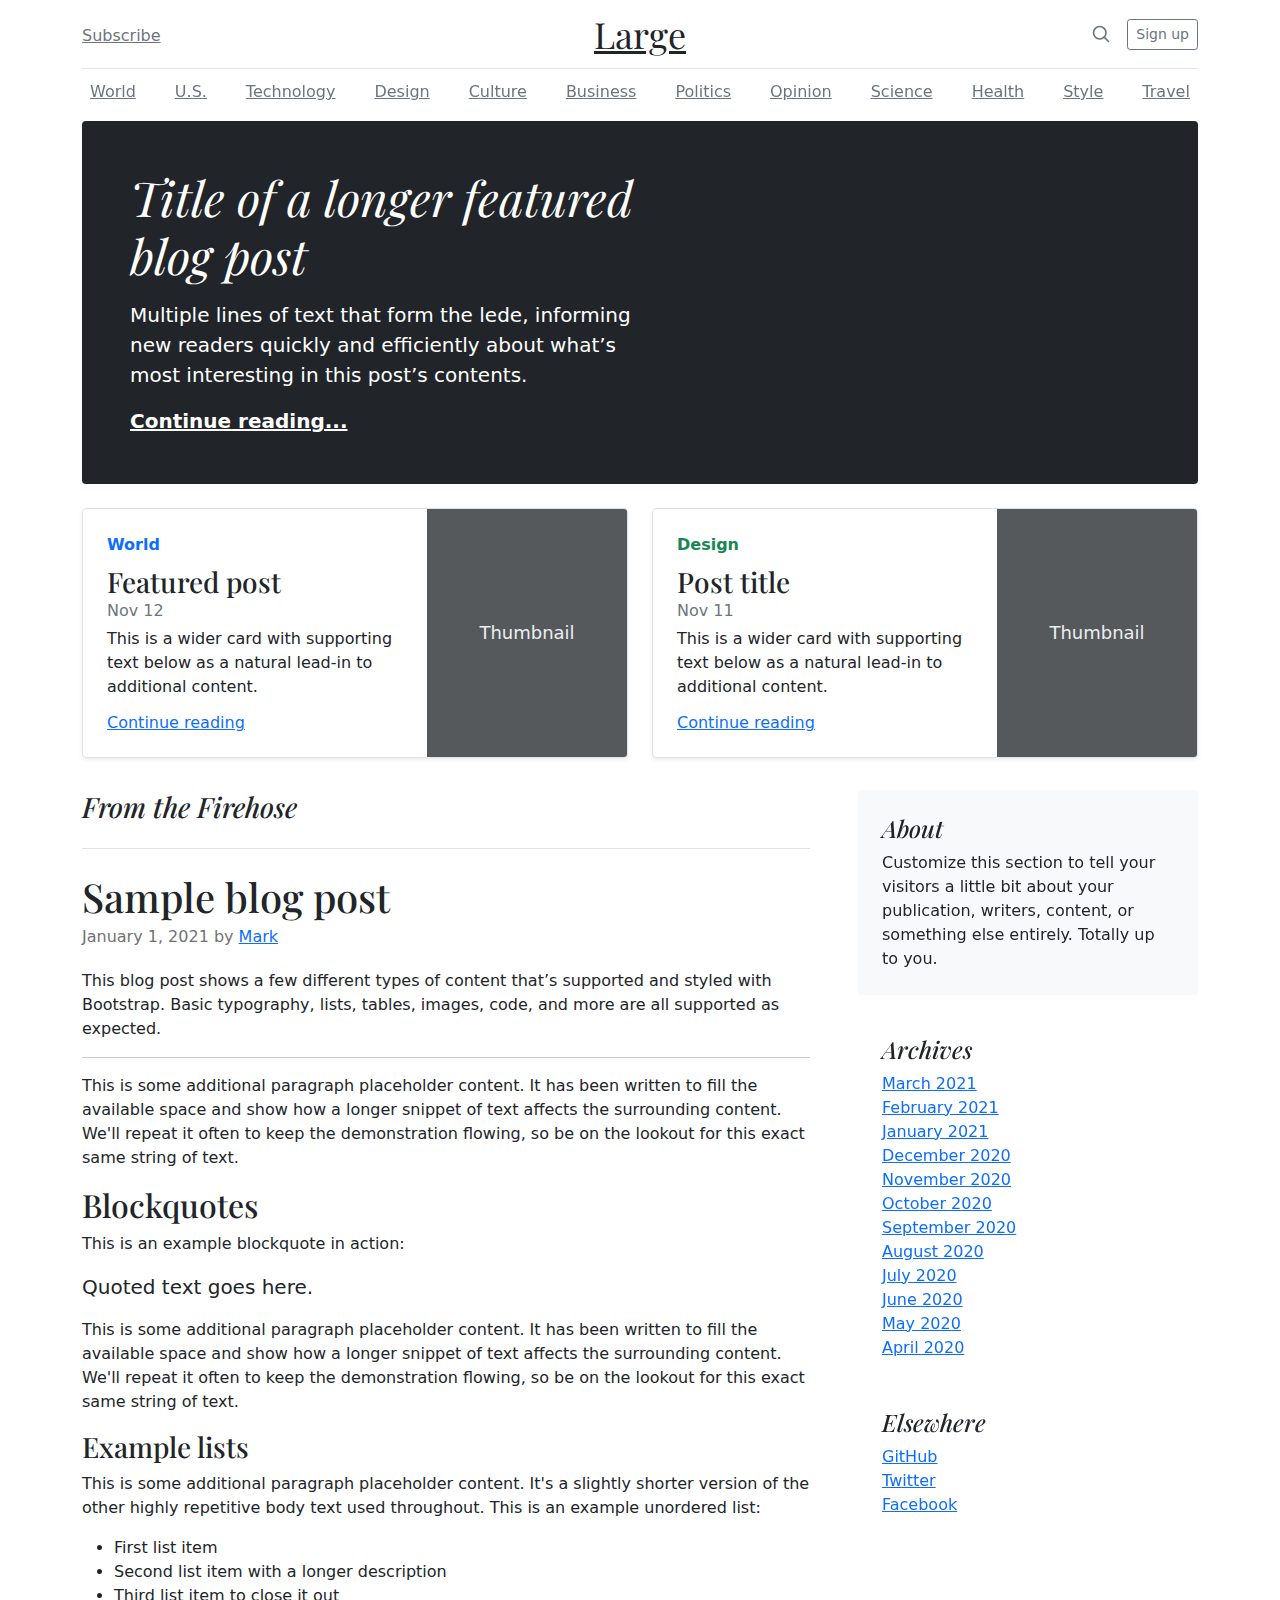
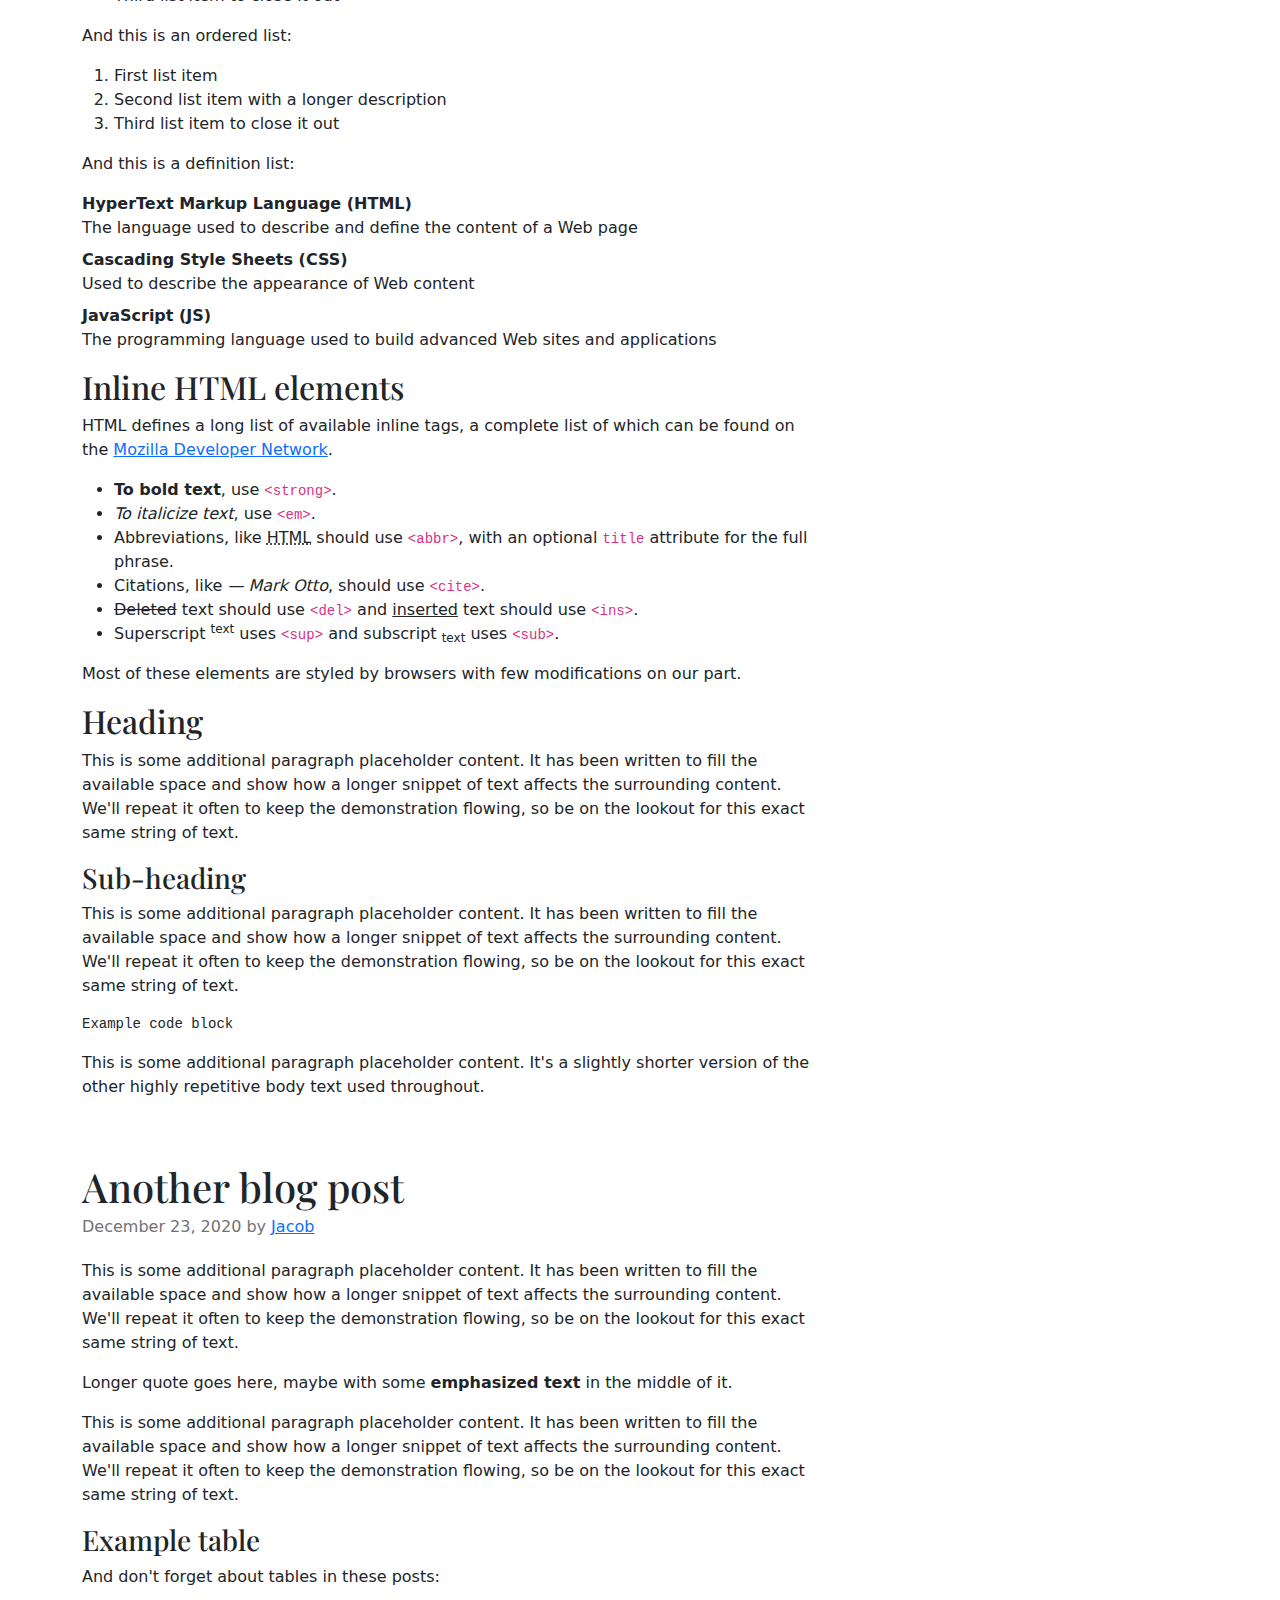
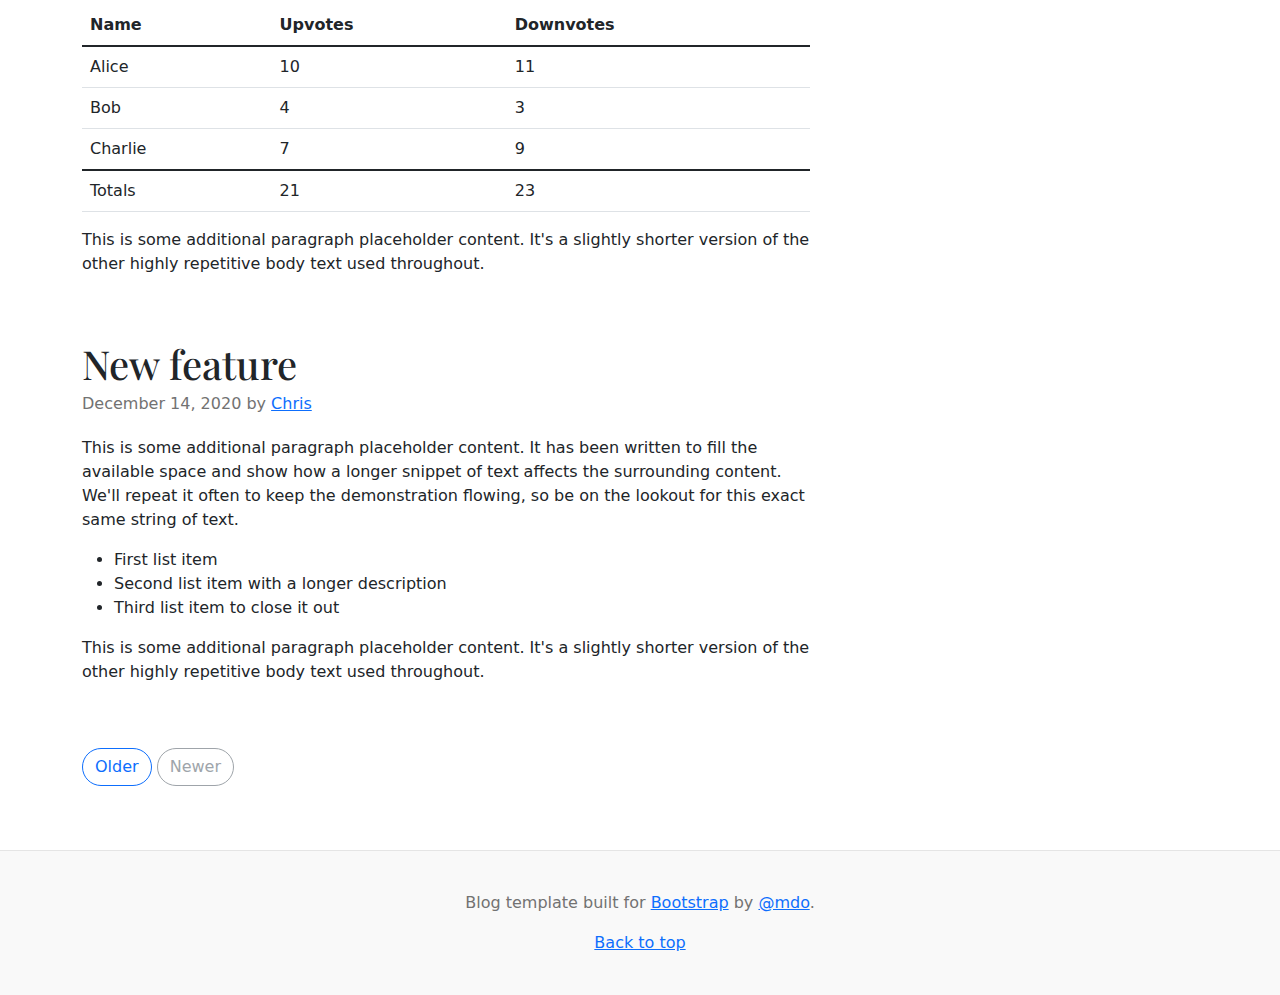
<file: bootstrap-5.1.3-examples/bootstrap-5.1.3-examples/blog/index.html>
<!doctype html>
<html lang="en">
  <head>
    <meta charset="utf-8">
    <meta name="viewport" content="width=device-width, initial-scale=1">
    <meta name="description" content="">
    <meta name="author" content="Mark Otto, Jacob Thornton, and Bootstrap contributors">
    <meta name="generator" content="Hugo 0.88.1">
    <title>Blog Template · Bootstrap v5.1</title>

    <link rel="canonical" href="https://getbootstrap.com/docs/5.1/examples/blog/">

    

    <!-- Bootstrap core CSS -->
<link href="../assets/dist/css/bootstrap.min.css" rel="stylesheet">

    <style>
      .bd-placeholder-img {
        font-size: 1.125rem;
        text-anchor: middle;
        -webkit-user-select: none;
        -moz-user-select: none;
        user-select: none;
      }

      @media (min-width: 768px) {
        .bd-placeholder-img-lg {
          font-size: 3.5rem;
        }
      }
    </style>

    
    <!-- Custom styles for this template -->
    <link href="https://fonts.googleapis.com/css?family=Playfair&#43;Display:700,900&amp;display=swap" rel="stylesheet">
    <!-- Custom styles for this template -->
    <link href="blog.css" rel="stylesheet">
  </head>
  <body>
    
<div class="container">
  <header class="blog-header py-3">
    <div class="row flex-nowrap justify-content-between align-items-center">
      <div class="col-4 pt-1">
        <a class="link-secondary" href="#">Subscribe</a>
      </div>
      <div class="col-4 text-center">
        <a class="blog-header-logo text-dark" href="#">Large</a>
      </div>
      <div class="col-4 d-flex justify-content-end align-items-center">
        <a class="link-secondary" href="#" aria-label="Search">
          <svg xmlns="http://www.w3.org/2000/svg" width="20" height="20" fill="none" stroke="currentColor" stroke-linecap="round" stroke-linejoin="round" stroke-width="2" class="mx-3" role="img" viewBox="0 0 24 24"><title>Search</title><circle cx="10.5" cy="10.5" r="7.5"/><path d="M21 21l-5.2-5.2"/></svg>
        </a>
        <a class="btn btn-sm btn-outline-secondary" href="#">Sign up</a>
      </div>
    </div>
  </header>

  <div class="nav-scroller py-1 mb-2">
    <nav class="nav d-flex justify-content-between">
      <a class="p-2 link-secondary" href="#">World</a>
      <a class="p-2 link-secondary" href="#">U.S.</a>
      <a class="p-2 link-secondary" href="#">Technology</a>
      <a class="p-2 link-secondary" href="#">Design</a>
      <a class="p-2 link-secondary" href="#">Culture</a>
      <a class="p-2 link-secondary" href="#">Business</a>
      <a class="p-2 link-secondary" href="#">Politics</a>
      <a class="p-2 link-secondary" href="#">Opinion</a>
      <a class="p-2 link-secondary" href="#">Science</a>
      <a class="p-2 link-secondary" href="#">Health</a>
      <a class="p-2 link-secondary" href="#">Style</a>
      <a class="p-2 link-secondary" href="#">Travel</a>
    </nav>
  </div>
</div>

<main class="container">
  <div class="p-4 p-md-5 mb-4 text-white rounded bg-dark">
    <div class="col-md-6 px-0">
      <h1 class="display-4 fst-italic">Title of a longer featured blog post</h1>
      <p class="lead my-3">Multiple lines of text that form the lede, informing new readers quickly and efficiently about what’s most interesting in this post’s contents.</p>
      <p class="lead mb-0"><a href="#" class="text-white fw-bold">Continue reading...</a></p>
    </div>
  </div>

  <div class="row mb-2">
    <div class="col-md-6">
      <div class="row g-0 border rounded overflow-hidden flex-md-row mb-4 shadow-sm h-md-250 position-relative">
        <div class="col p-4 d-flex flex-column position-static">
          <strong class="d-inline-block mb-2 text-primary">World</strong>
          <h3 class="mb-0">Featured post</h3>
          <div class="mb-1 text-muted">Nov 12</div>
          <p class="card-text mb-auto">This is a wider card with supporting text below as a natural lead-in to additional content.</p>
          <a href="#" class="stretched-link">Continue reading</a>
        </div>
        <div class="col-auto d-none d-lg-block">
          <svg class="bd-placeholder-img" width="200" height="250" xmlns="http://www.w3.org/2000/svg" role="img" aria-label="Placeholder: Thumbnail" preserveAspectRatio="xMidYMid slice" focusable="false"><title>Placeholder</title><rect width="100%" height="100%" fill="#55595c"/><text x="50%" y="50%" fill="#eceeef" dy=".3em">Thumbnail</text></svg>

        </div>
      </div>
    </div>
    <div class="col-md-6">
      <div class="row g-0 border rounded overflow-hidden flex-md-row mb-4 shadow-sm h-md-250 position-relative">
        <div class="col p-4 d-flex flex-column position-static">
          <strong class="d-inline-block mb-2 text-success">Design</strong>
          <h3 class="mb-0">Post title</h3>
          <div class="mb-1 text-muted">Nov 11</div>
          <p class="mb-auto">This is a wider card with supporting text below as a natural lead-in to additional content.</p>
          <a href="#" class="stretched-link">Continue reading</a>
        </div>
        <div class="col-auto d-none d-lg-block">
          <svg class="bd-placeholder-img" width="200" height="250" xmlns="http://www.w3.org/2000/svg" role="img" aria-label="Placeholder: Thumbnail" preserveAspectRatio="xMidYMid slice" focusable="false"><title>Placeholder</title><rect width="100%" height="100%" fill="#55595c"/><text x="50%" y="50%" fill="#eceeef" dy=".3em">Thumbnail</text></svg>

        </div>
      </div>
    </div>
  </div>

  <div class="row g-5">
    <div class="col-md-8">
      <h3 class="pb-4 mb-4 fst-italic border-bottom">
        From the Firehose
      </h3>

      <article class="blog-post">
        <h2 class="blog-post-title">Sample blog post</h2>
        <p class="blog-post-meta">January 1, 2021 by <a href="#">Mark</a></p>

        <p>This blog post shows a few different types of content that’s supported and styled with Bootstrap. Basic typography, lists, tables, images, code, and more are all supported as expected.</p>
        <hr>
        <p>This is some additional paragraph placeholder content. It has been written to fill the available space and show how a longer snippet of text affects the surrounding content. We'll repeat it often to keep the demonstration flowing, so be on the lookout for this exact same string of text.</p>
        <h2>Blockquotes</h2>
        <p>This is an example blockquote in action:</p>
        <blockquote class="blockquote">
          <p>Quoted text goes here.</p>
        </blockquote>
        <p>This is some additional paragraph placeholder content. It has been written to fill the available space and show how a longer snippet of text affects the surrounding content. We'll repeat it often to keep the demonstration flowing, so be on the lookout for this exact same string of text.</p>
        <h3>Example lists</h3>
        <p>This is some additional paragraph placeholder content. It's a slightly shorter version of the other highly repetitive body text used throughout. This is an example unordered list:</p>
        <ul>
          <li>First list item</li>
          <li>Second list item with a longer description</li>
          <li>Third list item to close it out</li>
        </ul>
        <p>And this is an ordered list:</p>
        <ol>
          <li>First list item</li>
          <li>Second list item with a longer description</li>
          <li>Third list item to close it out</li>
        </ol>
        <p>And this is a definition list:</p>
        <dl>
          <dt>HyperText Markup Language (HTML)</dt>
          <dd>The language used to describe and define the content of a Web page</dd>
          <dt>Cascading Style Sheets (CSS)</dt>
          <dd>Used to describe the appearance of Web content</dd>
          <dt>JavaScript (JS)</dt>
          <dd>The programming language used to build advanced Web sites and applications</dd>
        </dl>
        <h2>Inline HTML elements</h2>
        <p>HTML defines a long list of available inline tags, a complete list of which can be found on the <a href="https://developer.mozilla.org/en-US/docs/Web/HTML/Element">Mozilla Developer Network</a>.</p>
        <ul>
          <li><strong>To bold text</strong>, use <code class="language-plaintext highlighter-rouge">&lt;strong&gt;</code>.</li>
          <li><em>To italicize text</em>, use <code class="language-plaintext highlighter-rouge">&lt;em&gt;</code>.</li>
          <li>Abbreviations, like <abbr title="HyperText Markup Langage">HTML</abbr> should use <code class="language-plaintext highlighter-rouge">&lt;abbr&gt;</code>, with an optional <code class="language-plaintext highlighter-rouge">title</code> attribute for the full phrase.</li>
          <li>Citations, like <cite>— Mark Otto</cite>, should use <code class="language-plaintext highlighter-rouge">&lt;cite&gt;</code>.</li>
          <li><del>Deleted</del> text should use <code class="language-plaintext highlighter-rouge">&lt;del&gt;</code> and <ins>inserted</ins> text should use <code class="language-plaintext highlighter-rouge">&lt;ins&gt;</code>.</li>
          <li>Superscript <sup>text</sup> uses <code class="language-plaintext highlighter-rouge">&lt;sup&gt;</code> and subscript <sub>text</sub> uses <code class="language-plaintext highlighter-rouge">&lt;sub&gt;</code>.</li>
        </ul>
        <p>Most of these elements are styled by browsers with few modifications on our part.</p>
        <h2>Heading</h2>
        <p>This is some additional paragraph placeholder content. It has been written to fill the available space and show how a longer snippet of text affects the surrounding content. We'll repeat it often to keep the demonstration flowing, so be on the lookout for this exact same string of text.</p>
        <h3>Sub-heading</h3>
        <p>This is some additional paragraph placeholder content. It has been written to fill the available space and show how a longer snippet of text affects the surrounding content. We'll repeat it often to keep the demonstration flowing, so be on the lookout for this exact same string of text.</p>
        <pre><code>Example code block</code></pre>
        <p>This is some additional paragraph placeholder content. It's a slightly shorter version of the other highly repetitive body text used throughout.</p>
      </article>

      <article class="blog-post">
        <h2 class="blog-post-title">Another blog post</h2>
        <p class="blog-post-meta">December 23, 2020 by <a href="#">Jacob</a></p>

        <p>This is some additional paragraph placeholder content. It has been written to fill the available space and show how a longer snippet of text affects the surrounding content. We'll repeat it often to keep the demonstration flowing, so be on the lookout for this exact same string of text.</p>
        <blockquote>
          <p>Longer quote goes here, maybe with some <strong>emphasized text</strong> in the middle of it.</p>
        </blockquote>
        <p>This is some additional paragraph placeholder content. It has been written to fill the available space and show how a longer snippet of text affects the surrounding content. We'll repeat it often to keep the demonstration flowing, so be on the lookout for this exact same string of text.</p>
        <h3>Example table</h3>
        <p>And don't forget about tables in these posts:</p>
        <table class="table">
          <thead>
            <tr>
              <th>Name</th>
              <th>Upvotes</th>
              <th>Downvotes</th>
            </tr>
          </thead>
          <tbody>
            <tr>
              <td>Alice</td>
              <td>10</td>
              <td>11</td>
            </tr>
            <tr>
              <td>Bob</td>
              <td>4</td>
              <td>3</td>
            </tr>
            <tr>
              <td>Charlie</td>
              <td>7</td>
              <td>9</td>
            </tr>
          </tbody>
          <tfoot>
            <tr>
              <td>Totals</td>
              <td>21</td>
              <td>23</td>
            </tr>
          </tfoot>
        </table>

        <p>This is some additional paragraph placeholder content. It's a slightly shorter version of the other highly repetitive body text used throughout.</p>
      </article>

      <article class="blog-post">
        <h2 class="blog-post-title">New feature</h2>
        <p class="blog-post-meta">December 14, 2020 by <a href="#">Chris</a></p>

        <p>This is some additional paragraph placeholder content. It has been written to fill the available space and show how a longer snippet of text affects the surrounding content. We'll repeat it often to keep the demonstration flowing, so be on the lookout for this exact same string of text.</p>
        <ul>
          <li>First list item</li>
          <li>Second list item with a longer description</li>
          <li>Third list item to close it out</li>
        </ul>
        <p>This is some additional paragraph placeholder content. It's a slightly shorter version of the other highly repetitive body text used throughout.</p>
      </article>

      <nav class="blog-pagination" aria-label="Pagination">
        <a class="btn btn-outline-primary" href="#">Older</a>
        <a class="btn btn-outline-secondary disabled">Newer</a>
      </nav>

    </div>

    <div class="col-md-4">
      <div class="position-sticky" style="top: 2rem;">
        <div class="p-4 mb-3 bg-light rounded">
          <h4 class="fst-italic">About</h4>
          <p class="mb-0">Customize this section to tell your visitors a little bit about your publication, writers, content, or something else entirely. Totally up to you.</p>
        </div>

        <div class="p-4">
          <h4 class="fst-italic">Archives</h4>
          <ol class="list-unstyled mb-0">
            <li><a href="#">March 2021</a></li>
            <li><a href="#">February 2021</a></li>
            <li><a href="#">January 2021</a></li>
            <li><a href="#">December 2020</a></li>
            <li><a href="#">November 2020</a></li>
            <li><a href="#">October 2020</a></li>
            <li><a href="#">September 2020</a></li>
            <li><a href="#">August 2020</a></li>
            <li><a href="#">July 2020</a></li>
            <li><a href="#">June 2020</a></li>
            <li><a href="#">May 2020</a></li>
            <li><a href="#">April 2020</a></li>
          </ol>
        </div>

        <div class="p-4">
          <h4 class="fst-italic">Elsewhere</h4>
          <ol class="list-unstyled">
            <li><a href="#">GitHub</a></li>
            <li><a href="#">Twitter</a></li>
            <li><a href="#">Facebook</a></li>
          </ol>
        </div>
      </div>
    </div>
  </div>

</main>

<footer class="blog-footer">
  <p>Blog template built for <a href="https://getbootstrap.com/">Bootstrap</a> by <a href="https://twitter.com/mdo">@mdo</a>.</p>
  <p>
    <a href="#">Back to top</a>
  </p>
</footer>


    
  </body>
</html>
</file>
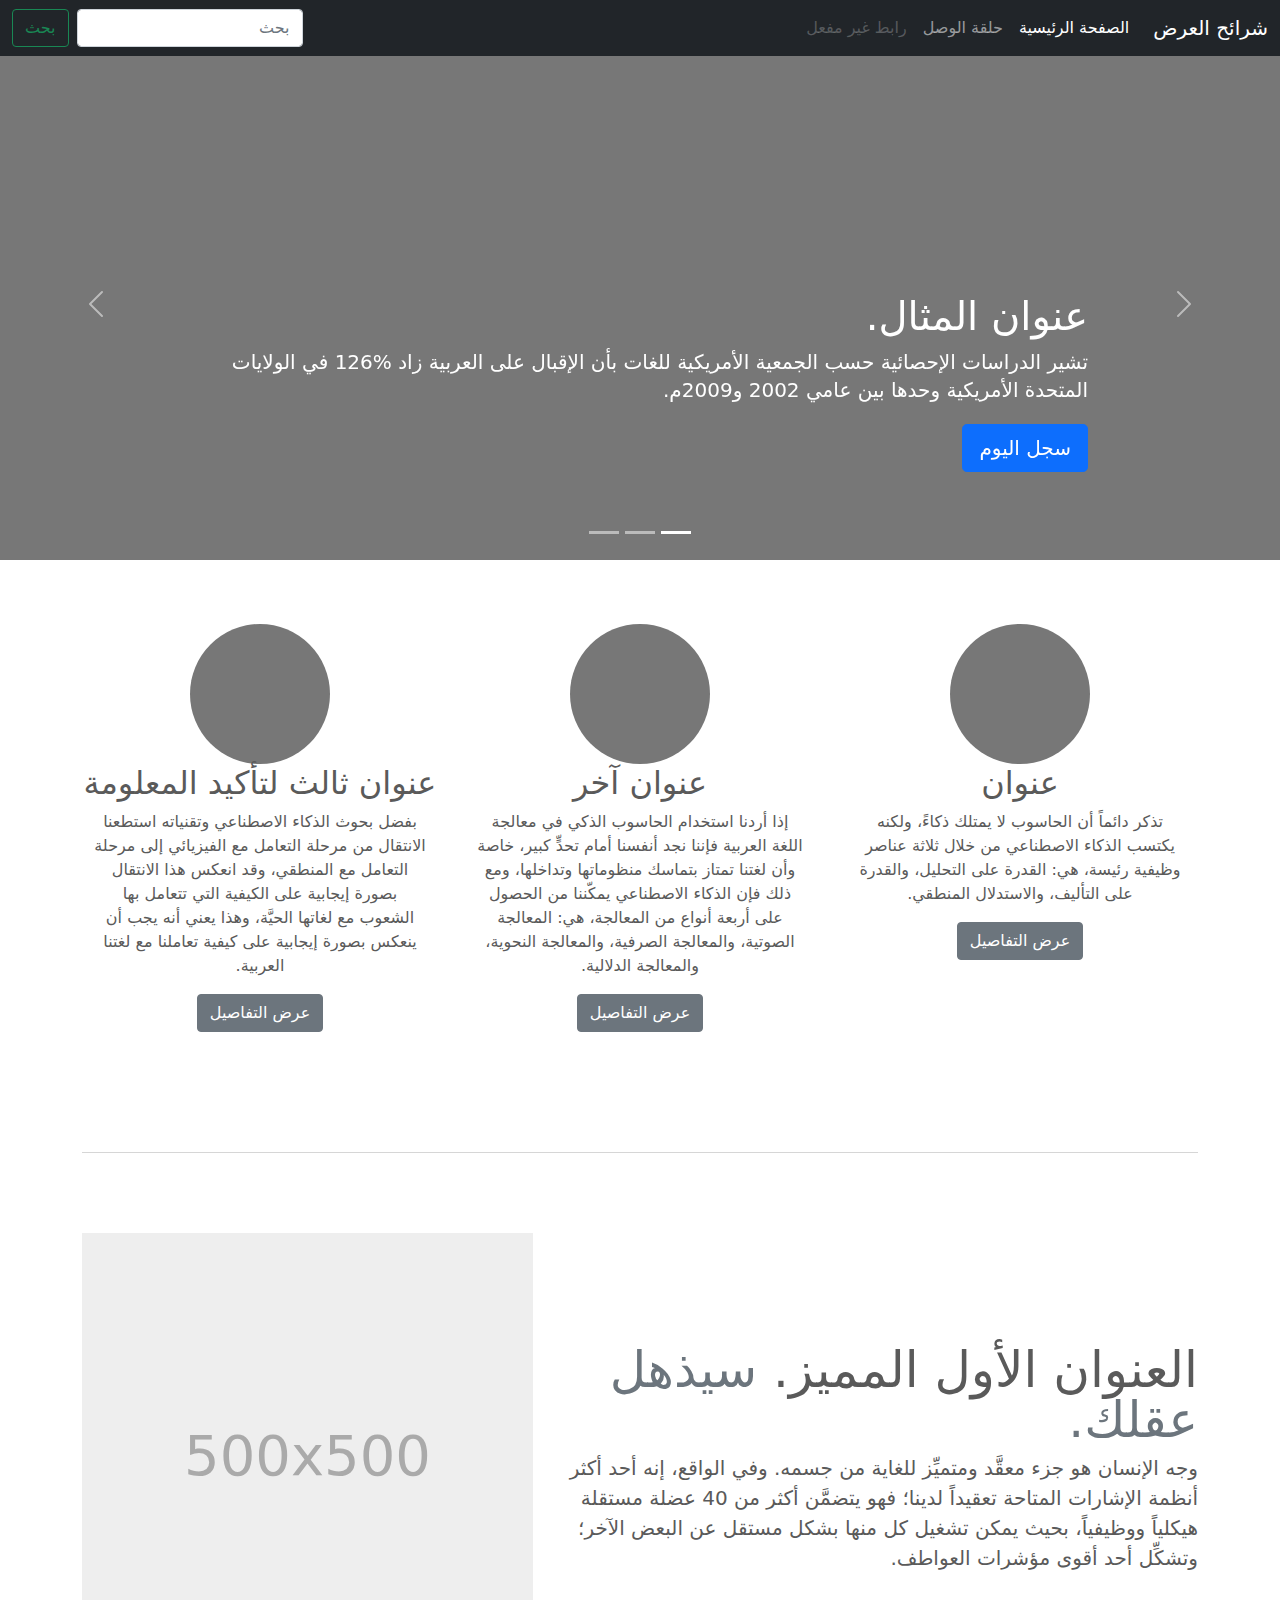
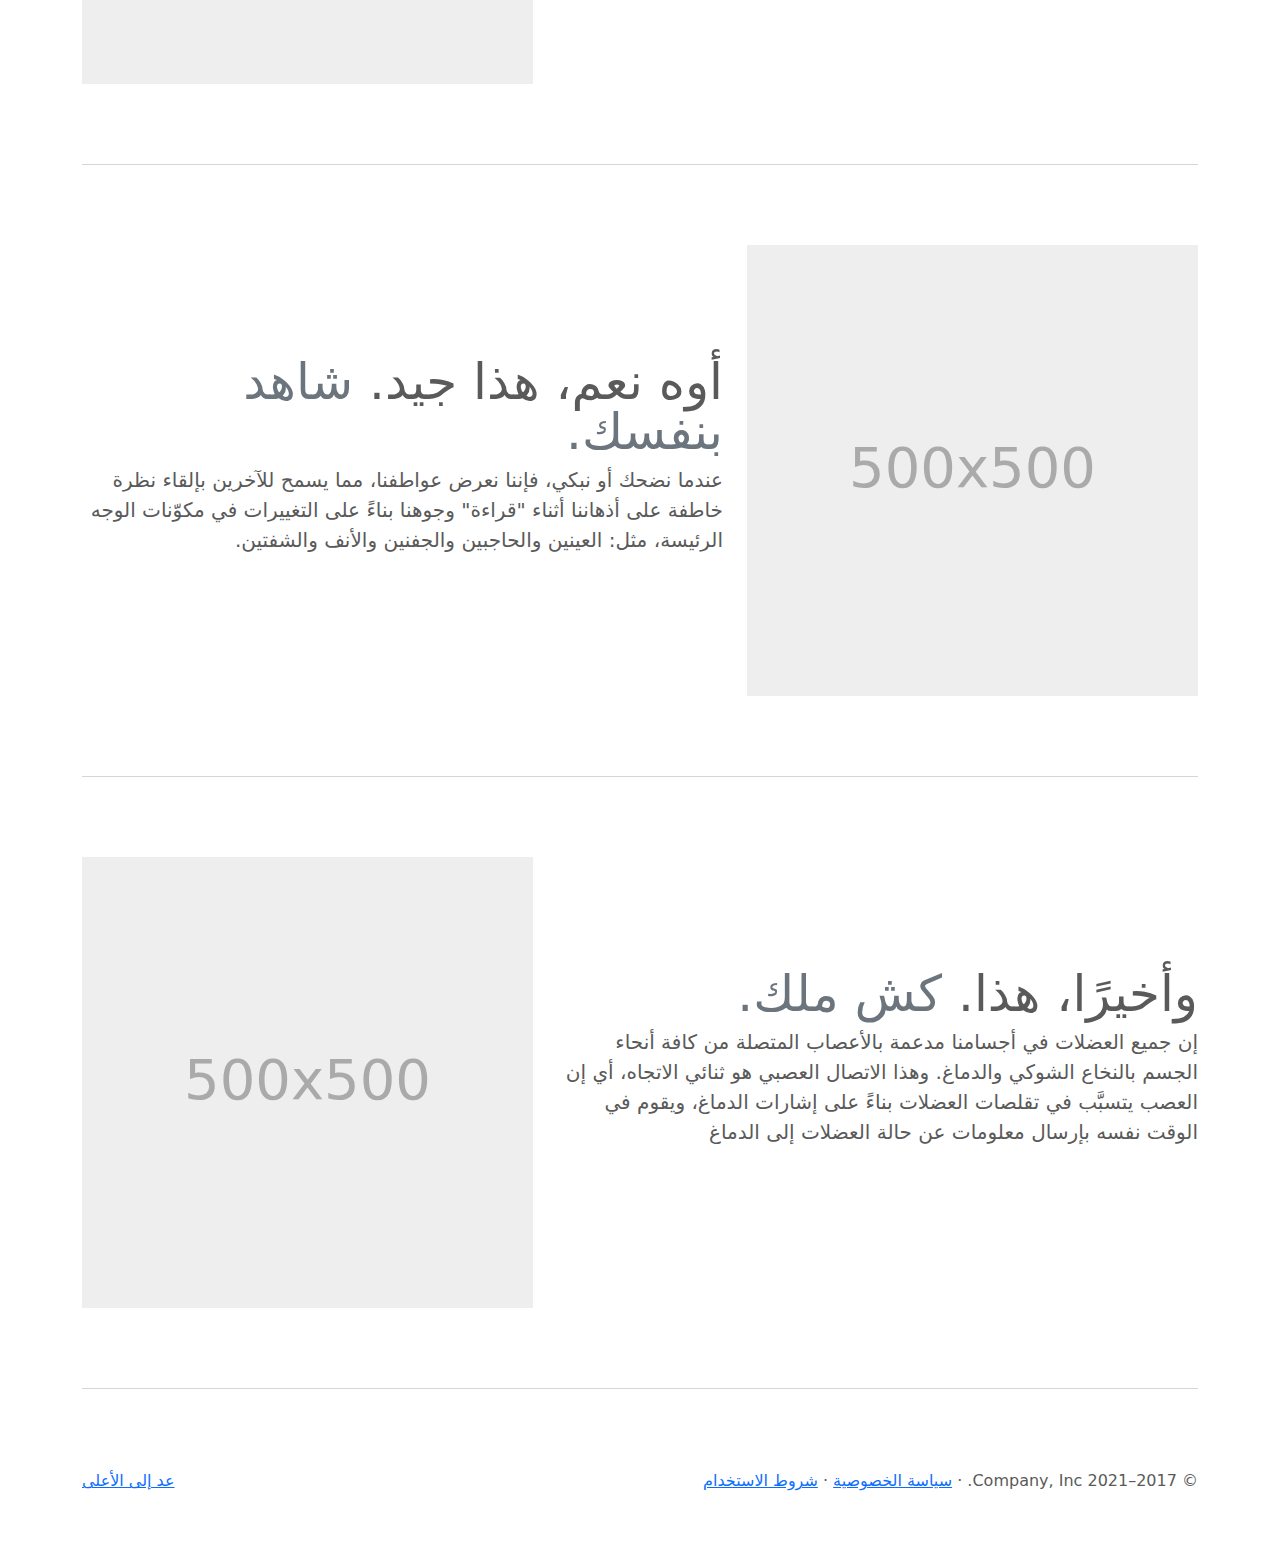
<file: bootstrap-5.1.3-examples/bootstrap-5.1.3-examples/carousel-rtl/index.html>
<!doctype html>
<html lang="ar" dir="rtl">
  <head>
    <meta charset="utf-8">
    <meta name="viewport" content="width=device-width, initial-scale=1">
    <meta name="description" content="">
    <meta name="author" content="Mark Otto, Jacob Thornton, and Bootstrap contributors">
    <meta name="generator" content="Hugo 0.88.1">
    <title>قالب  شرائح العرض · Bootstrap v5.1</title>

    <link rel="canonical" href="https://getbootstrap.com/docs/5.1/examples/carousel-rtl/">

    

    <!-- Bootstrap core CSS -->
<link href="../assets/dist/css/bootstrap.rtl.min.css" rel="stylesheet">

    <style>
      .bd-placeholder-img {
        font-size: 1.125rem;
        text-anchor: middle;
        -webkit-user-select: none;
        -moz-user-select: none;
        user-select: none;
      }

      @media (min-width: 768px) {
        .bd-placeholder-img-lg {
          font-size: 3.5rem;
        }
      }
    </style>

    
    <!-- Custom styles for this template -->
    <link href="../carousel/carousel.rtl.css" rel="stylesheet">
  </head>
  <body>
    
<header>
  <nav class="navbar navbar-expand-md navbar-dark fixed-top bg-dark">
    <div class="container-fluid">
      <a class="navbar-brand" href="#">شرائح العرض</a>
      <button class="navbar-toggler" type="button" data-bs-toggle="collapse" data-bs-target="#navbarCollapse" aria-controls="navbarCollapse" aria-expanded="false" aria-label="تبديل التنقل">
        <span class="navbar-toggler-icon"></span>
      </button>
      <div class="collapse navbar-collapse" id="navbarCollapse">
        <ul class="navbar-nav me-auto mb-2 mb-md-0">
          <li class="nav-item">
            <a class="nav-link active" aria-current="page" href="#">الصفحة الرئيسية</a>
          </li>
          <li class="nav-item">
            <a class="nav-link" href="#">حلقة الوصل</a>
          </li>
          <li class="nav-item">
            <a class="nav-link disabled">رابط غير مفعل</a>
          </li>
        </ul>
        <form class="d-flex">
          <input class="form-control me-2" type="search" placeholder="بحث" aria-label="بحث">
          <button class="btn btn-outline-success" type="submit">بحث</button>
        </form>
      </div>
    </div>
  </nav>
</header>

<main>

  <div id="myCarousel" class="carousel slide" data-bs-ride="carousel">
    <div class="carousel-indicators">
      <button type="button" data-bs-target="#myCarousel" data-bs-slide-to="0" class="active" aria-current="true" aria-label="Slide 1"></button>
      <button type="button" data-bs-target="#myCarousel" data-bs-slide-to="1" aria-label="Slide 2"></button>
      <button type="button" data-bs-target="#myCarousel" data-bs-slide-to="2" aria-label="Slide 3"></button>
    </div>
    <div class="carousel-inner">
      <div class="carousel-item active">
        <svg class="bd-placeholder-img" width="100%" height="100%" xmlns="http://www.w3.org/2000/svg" aria-hidden="true" preserveAspectRatio="xMidYMid slice" focusable="false"><rect width="100%" height="100%" fill="#777"/></svg>

        <div class="container">
          <div class="carousel-caption text-start">
            <h1>عنوان المثال.</h1>
            <p>تشير الدراسات الإحصائية حسب الجمعية الأمريكية للغات بأن الإقبال على العربية زاد %126 في الولايات المتحدة الأمريكية وحدها بين عامي 2002 و2009م.</p>
            <p><a class="btn btn-lg btn-primary" href="#">سجل اليوم</a></p>
          </div>
        </div>
      </div>
      <div class="carousel-item">
        <svg class="bd-placeholder-img" width="100%" height="100%" xmlns="http://www.w3.org/2000/svg" aria-hidden="true" preserveAspectRatio="xMidYMid slice" focusable="false"><rect width="100%" height="100%" fill="#777"/></svg>

        <div class="container">
          <div class="carousel-caption">
            <h1>عنوان مثال آخر.</h1>
            <p>حسب المجلس الثقافي البريطاني فإن تعليم الإنجليزية داخل بريطانيا يسهم في تعزيز اقتصادها بما يتجاوز ملياري جنيه سنوياً، كما أنه وفر أكثر من 26 ألف وظيفة.</p>
            <p><a class="btn btn-lg btn-primary" href="#">أعرف أكثر</a></p>
          </div>
        </div>
      </div>
      <div class="carousel-item">
        <svg class="bd-placeholder-img" width="100%" height="100%" xmlns="http://www.w3.org/2000/svg" aria-hidden="true" preserveAspectRatio="xMidYMid slice" focusable="false"><rect width="100%" height="100%" fill="#777"/></svg>

        <div class="container">
          <div class="carousel-caption text-end">
            <h1>واحد أكثر لقياس جيد.</h1>
            <p>الإحصاءات لحجم الاستثمار اللغوي خارج بريطانيا تتفاوت من سنة لأخرى إلا أن المدير التنفيذي للمجلس الثقافي البريطاني إدي بايرز يرى أن استثمار تعليم الإنجليزية في الخارج لا يحسب على المستوى المالي فحسب بل على المستوى السياسي أيضاً.</p>
            <p><a class="btn btn-lg btn-primary" href="#">تصفح المعرض</a></p>
          </div>
        </div>
      </div>
    </div>
    <button class="carousel-control-prev" type="button" data-bs-target="#myCarousel" data-bs-slide="prev">
      <span class="carousel-control-prev-icon" aria-hidden="true"></span>
      <span class="visually-hidden">السابق</span>
    </button>
    <button class="carousel-control-next" type="button" data-bs-target="#myCarousel" data-bs-slide="next">
      <span class="carousel-control-next-icon" aria-hidden="true"></span>
      <span class="visually-hidden">التالي</span>
    </button>
  </div>


  <!-- Marketing messaging and featurettes
  ================================================== -->
  <!-- Wrap the rest of the page in another container to center all the content. -->

  <div class="container marketing">

    <!-- Three columns of text below the carousel -->
    <div class="row">
      <div class="col-lg-4">
        <svg class="bd-placeholder-img rounded-circle" width="140" height="140" xmlns="http://www.w3.org/2000/svg" role="img" aria-label="Placeholder: 140x140" preserveAspectRatio="xMidYMid slice" focusable="false"><title>Placeholder</title><rect width="100%" height="100%" fill="#777"/><text x="50%" y="50%" fill="#777" dy=".3em">140x140</text></svg>

        <h2>عنوان</h2>
        <p>تذكر دائماً أن الحاسوب لا يمتلك ذكاءً، ولكنه يكتسب الذكاء الاصطناعي من خلال ثلاثة عناصر وظيفية رئيسة، هي: القدرة على التحليل، والقدرة على التأليف، والاستدلال المنطقي.</p>
        <p><a class="btn btn-secondary" href="#">عرض التفاصيل</a></p>
      </div><!-- /.col-lg-4 -->
      <div class="col-lg-4">
        <svg class="bd-placeholder-img rounded-circle" width="140" height="140" xmlns="http://www.w3.org/2000/svg" role="img" aria-label="Placeholder: 140x140" preserveAspectRatio="xMidYMid slice" focusable="false"><title>Placeholder</title><rect width="100%" height="100%" fill="#777"/><text x="50%" y="50%" fill="#777" dy=".3em">140x140</text></svg>

        <h2>عنوان آخر</h2>
        <p>إذا أردنا استخدام الحاسوب الذكي في معالجة اللغة العربية فإننا نجد أنفسنا أمام تحدٍّ كبير، خاصة وأن لغتنا تمتاز بتماسك منظوماتها وتداخلها، ومع ذلك فإن الذكاء الاصطناعي يمكّننا من الحصول على أربعة أنواع من المعالجة، هي: المعالجة الصوتية، والمعالجة الصرفية، والمعالجة النحوية، والمعالجة الدلالية.</p>
        <p><a class="btn btn-secondary" href="#">عرض التفاصيل</a></p>
      </div><!-- /.col-lg-4 -->
      <div class="col-lg-4">
        <svg class="bd-placeholder-img rounded-circle" width="140" height="140" xmlns="http://www.w3.org/2000/svg" role="img" aria-label="Placeholder: 140x140" preserveAspectRatio="xMidYMid slice" focusable="false"><title>Placeholder</title><rect width="100%" height="100%" fill="#777"/><text x="50%" y="50%" fill="#777" dy=".3em">140x140</text></svg>

        <h2>عنوان ثالث لتأكيد المعلومة</h2>
        <p>بفضل بحوث الذكاء الاصطناعي وتقنياته استطعنا الانتقال من مرحلة التعامل مع الفيزيائي إلى مرحلة التعامل مع المنطقي، وقد انعكس هذا الانتقال بصورة إيجابية على الكيفية التي تتعامل بها الشعوب مع لغاتها الحيَّة، وهذا يعني أنه يجب أن ينعكس بصورة إيجابية على كيفية تعاملنا مع لغتنا العربية.</p>
        <p><a class="btn btn-secondary" href="#">عرض التفاصيل</a></p>
      </div><!-- /.col-lg-4 -->
    </div><!-- /.row -->


    <!-- START THE FEATURETTES -->

    <hr class="featurette-divider">

    <div class="row featurette">
      <div class="col-md-7">
        <h2 class="featurette-heading">العنوان الأول المميز. <span class="text-muted"> سيذهل عقلك. </span></h2>
        <p class="lead">وجه الإنسان هو جزء معقَّد ومتميِّز للغاية من جسمه. وفي الواقع، إنه أحد أكثر أنظمة الإشارات المتاحة تعقيداً لدينا؛ فهو يتضمَّن أكثر من 40 عضلة مستقلة هيكلياً ووظيفياً، بحيث يمكن تشغيل كل منها بشكل مستقل عن البعض الآخر؛ وتشكِّل أحد أقوى مؤشرات العواطف.</p>
      </div>
      <div class="col-md-5">
        <svg class="bd-placeholder-img bd-placeholder-img-lg featurette-image img-fluid mx-auto" width="500" height="500" xmlns="http://www.w3.org/2000/svg" role="img" aria-label="Placeholder: 500x500" preserveAspectRatio="xMidYMid slice" focusable="false"><title>Placeholder</title><rect width="100%" height="100%" fill="#eee"/><text x="50%" y="50%" fill="#aaa" dy=".3em">500x500</text></svg>

      </div>
    </div>

    <hr class="featurette-divider">

    <div class="row featurette">
      <div class="col-md-7 order-md-2">
        <h2 class="featurette-heading">أوه نعم، هذا جيد. <span class="text-muted"> شاهد بنفسك. </span></h2>
        <p class="lead">عندما نضحك أو نبكي، فإننا نعرض عواطفنا، مما يسمح للآخرين بإلقاء نظرة خاطفة على أذهاننا أثناء "قراءة" وجوهنا بناءً على التغييرات في مكوّنات الوجه الرئيسة، مثل: العينين والحاجبين والجفنين والأنف والشفتين.</p>
      </div>
      <div class="col-md-5 order-md-1">
        <svg class="bd-placeholder-img bd-placeholder-img-lg featurette-image img-fluid mx-auto" width="500" height="500" xmlns="http://www.w3.org/2000/svg" role="img" aria-label="Placeholder: 500x500" preserveAspectRatio="xMidYMid slice" focusable="false"><title>Placeholder</title><rect width="100%" height="100%" fill="#eee"/><text x="50%" y="50%" fill="#aaa" dy=".3em">500x500</text></svg>

      </div>
    </div>

    <hr class="featurette-divider">

    <div class="row featurette">
      <div class="col-md-7">
        <h2 class="featurette-heading">وأخيرًا، هذا. <span class="text-muted"> كش ملك. </span></h2>
        <p class="lead">إن جميع العضلات في أجسامنا مدعمة بالأعصاب المتصلة من كافة أنحاء الجسم بالنخاع الشوكي والدماغ. وهذا الاتصال العصبي هو ثنائي الاتجاه، أي إن العصب يتسبَّب في تقلصات العضلات بناءً على إشارات الدماغ، ويقوم في الوقت نفسه بإرسال معلومات عن حالة العضلات إلى الدماغ</p>
      </div>
      <div class="col-md-5">
        <svg class="bd-placeholder-img bd-placeholder-img-lg featurette-image img-fluid mx-auto" width="500" height="500" xmlns="http://www.w3.org/2000/svg" role="img" aria-label="Placeholder: 500x500" preserveAspectRatio="xMidYMid slice" focusable="false"><title>Placeholder</title><rect width="100%" height="100%" fill="#eee"/><text x="50%" y="50%" fill="#aaa" dy=".3em">500x500</text></svg>

      </div>
    </div>

    <hr class="featurette-divider">

    <!-- /END THE FEATURETTES -->

  </div><!-- /.container -->


  <!-- FOOTER -->
  <footer class="container">
    <p class="float-end"><a href="#">عد إلى الأعلى</a></p>
    <p>&copy; 2017–2021 Company, Inc. &middot; <a href="#">سياسة الخصوصية</a> &middot; <a href="#">شروط الاستخدام</a></p>
  </footer>
</main>


    <script src="../assets/dist/js/bootstrap.bundle.min.js"></script>

      
  </body>
</html>
</file>
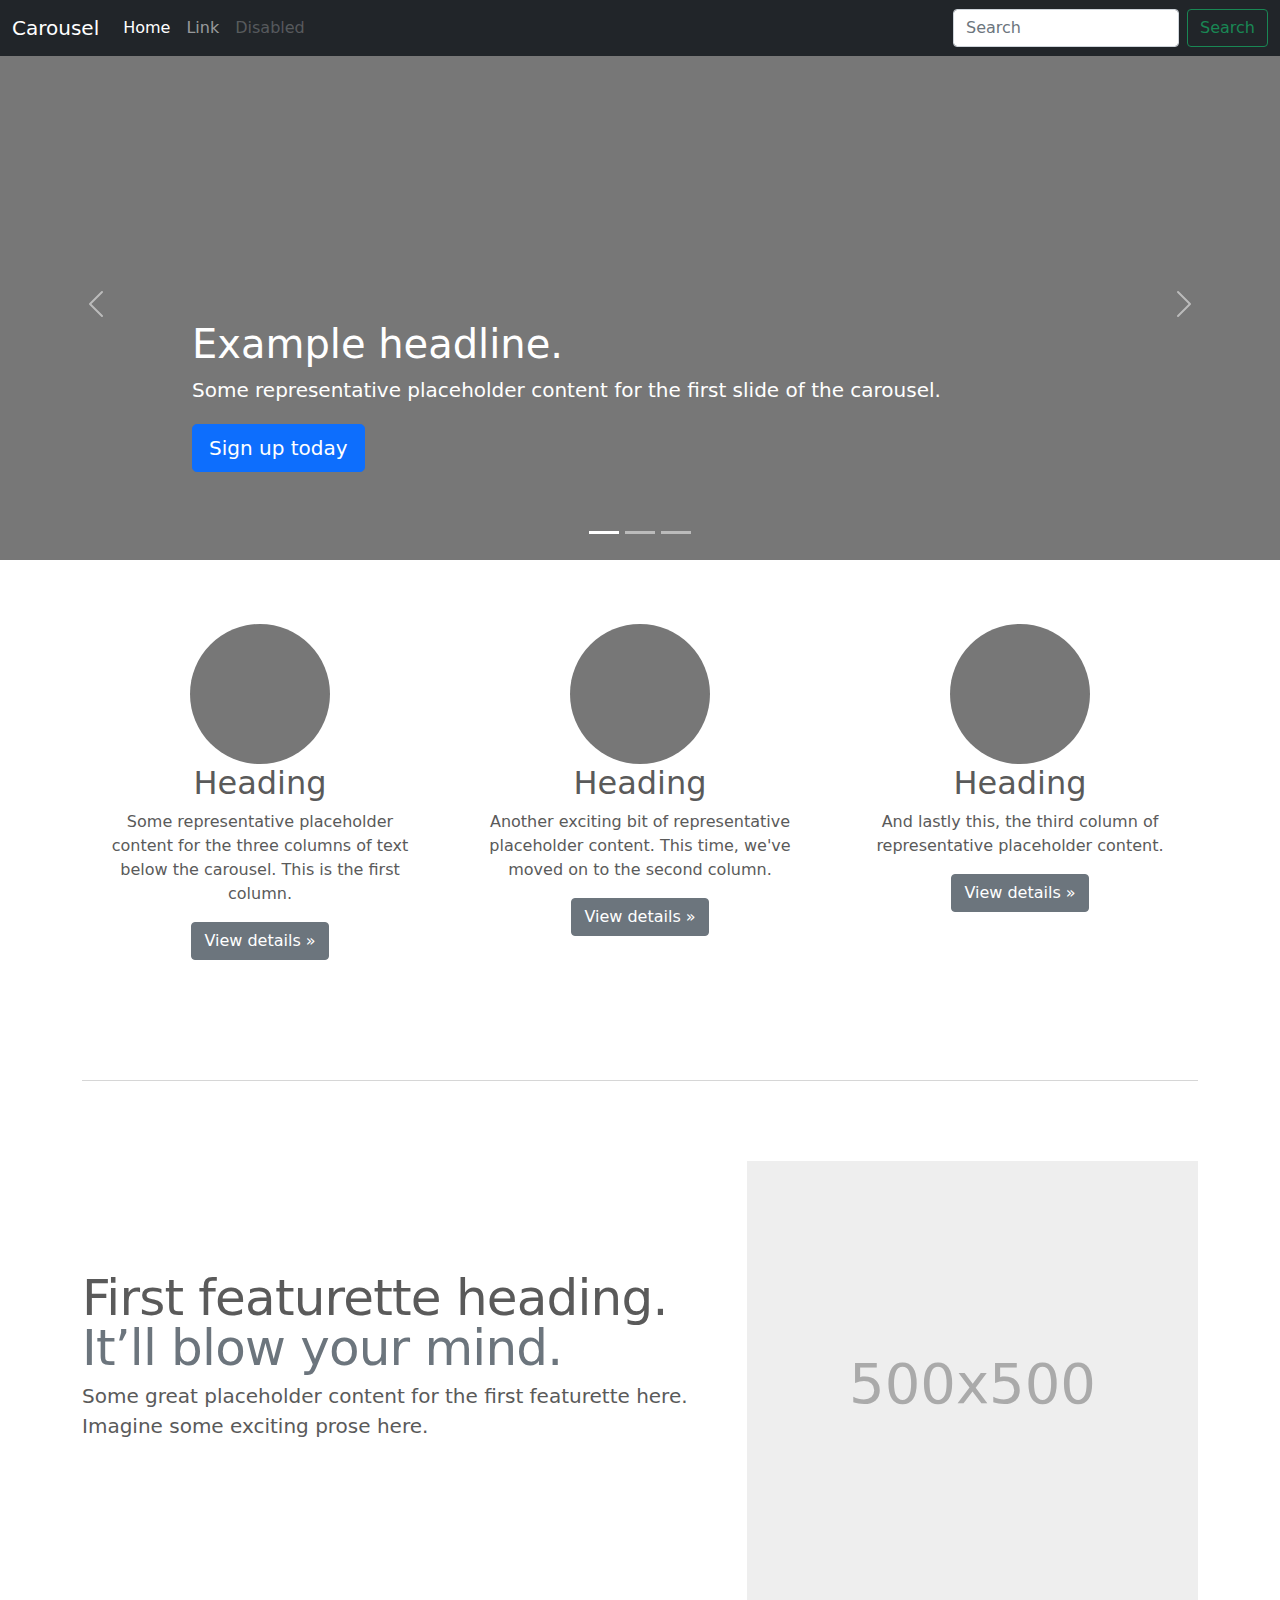
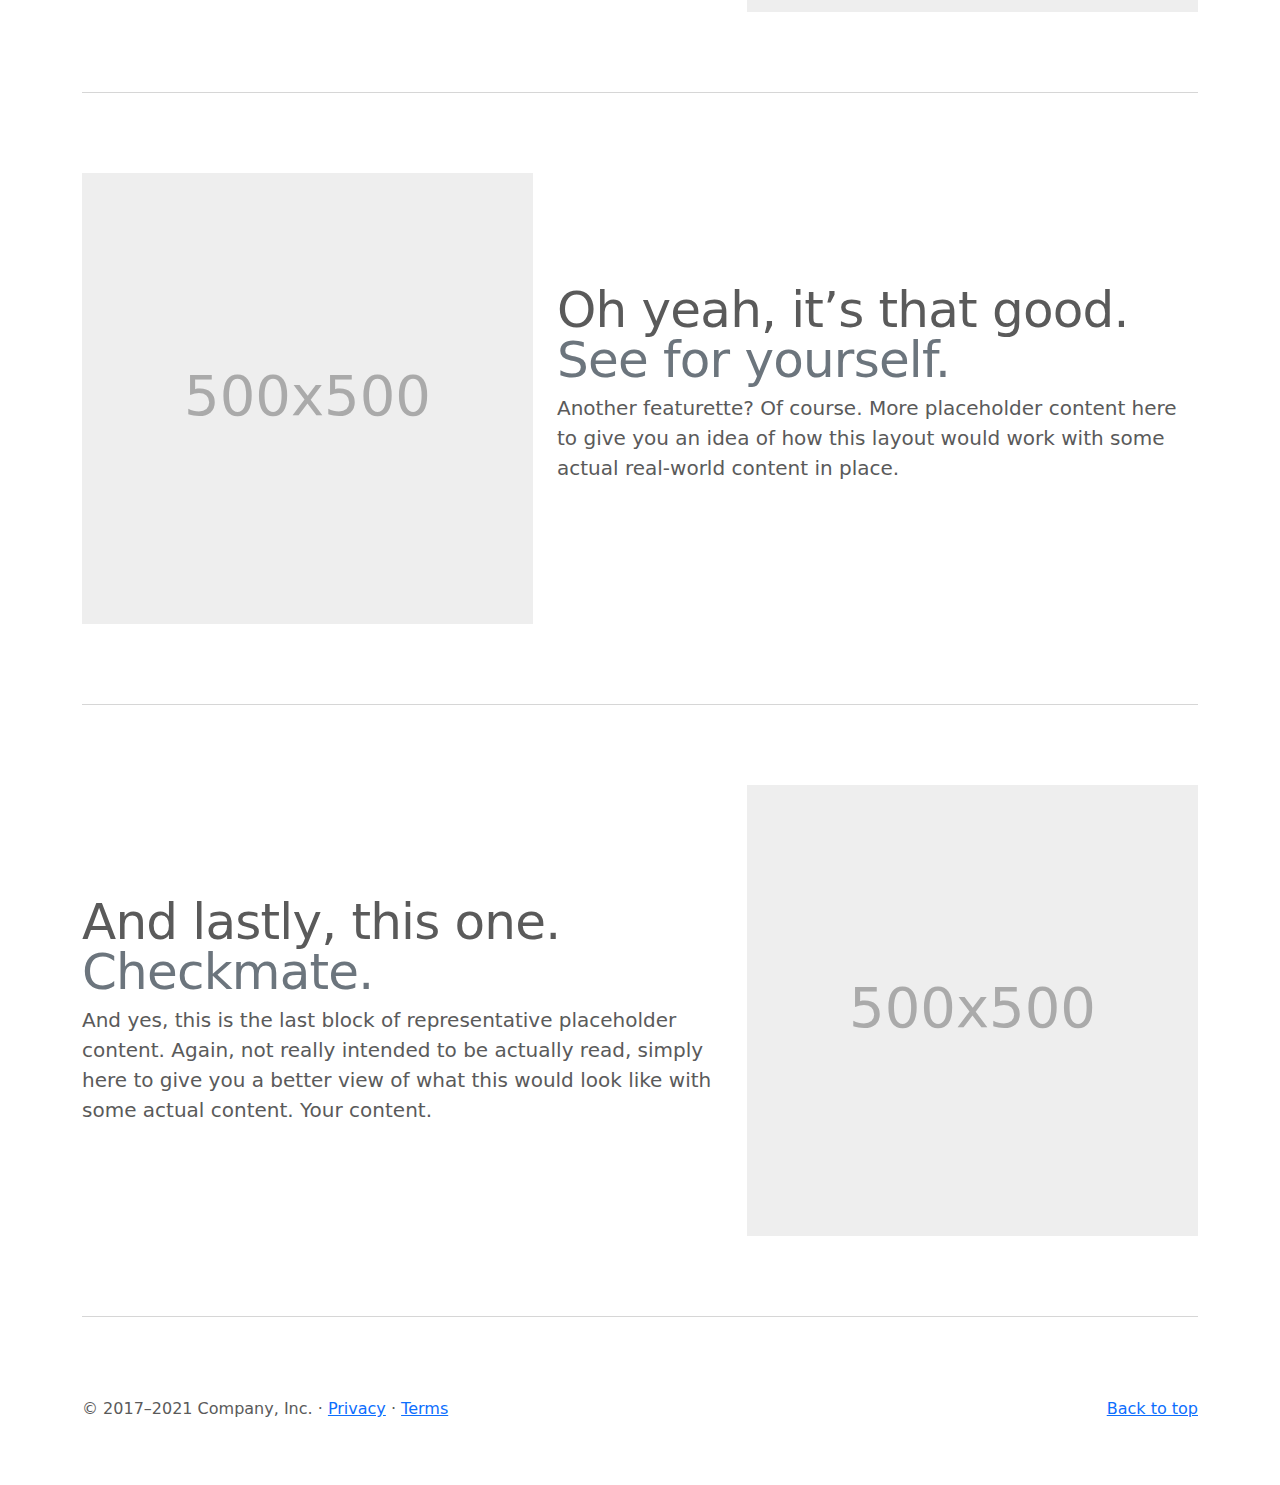
<file: bootstrap-5.1.3-examples/bootstrap-5.1.3-examples/carousel/index.html>
<!doctype html>
<html lang="en">
  <head>
    <meta charset="utf-8">
    <meta name="viewport" content="width=device-width, initial-scale=1">
    <meta name="description" content="">
    <meta name="author" content="Mark Otto, Jacob Thornton, and Bootstrap contributors">
    <meta name="generator" content="Hugo 0.88.1">
    <title>Carousel Template · Bootstrap v5.1</title>

    <link rel="canonical" href="https://getbootstrap.com/docs/5.1/examples/carousel/">

    

    <!-- Bootstrap core CSS -->
<link href="../assets/dist/css/bootstrap.min.css" rel="stylesheet">

    <style>
      .bd-placeholder-img {
        font-size: 1.125rem;
        text-anchor: middle;
        -webkit-user-select: none;
        -moz-user-select: none;
        user-select: none;
      }

      @media (min-width: 768px) {
        .bd-placeholder-img-lg {
          font-size: 3.5rem;
        }
      }
    </style>

    
    <!-- Custom styles for this template -->
    <link href="carousel.css" rel="stylesheet">
  </head>
  <body>
    
<header>
  <nav class="navbar navbar-expand-md navbar-dark fixed-top bg-dark">
    <div class="container-fluid">
      <a class="navbar-brand" href="#">Carousel</a>
      <button class="navbar-toggler" type="button" data-bs-toggle="collapse" data-bs-target="#navbarCollapse" aria-controls="navbarCollapse" aria-expanded="false" aria-label="Toggle navigation">
        <span class="navbar-toggler-icon"></span>
      </button>
      <div class="collapse navbar-collapse" id="navbarCollapse">
        <ul class="navbar-nav me-auto mb-2 mb-md-0">
          <li class="nav-item">
            <a class="nav-link active" aria-current="page" href="#">Home</a>
          </li>
          <li class="nav-item">
            <a class="nav-link" href="#">Link</a>
          </li>
          <li class="nav-item">
            <a class="nav-link disabled">Disabled</a>
          </li>
        </ul>
        <form class="d-flex">
          <input class="form-control me-2" type="search" placeholder="Search" aria-label="Search">
          <button class="btn btn-outline-success" type="submit">Search</button>
        </form>
      </div>
    </div>
  </nav>
</header>

<main>

  <div id="myCarousel" class="carousel slide" data-bs-ride="carousel">
    <div class="carousel-indicators">
      <button type="button" data-bs-target="#myCarousel" data-bs-slide-to="0" class="active" aria-current="true" aria-label="Slide 1"></button>
      <button type="button" data-bs-target="#myCarousel" data-bs-slide-to="1" aria-label="Slide 2"></button>
      <button type="button" data-bs-target="#myCarousel" data-bs-slide-to="2" aria-label="Slide 3"></button>
    </div>
    <div class="carousel-inner">
      <div class="carousel-item active">
        <svg class="bd-placeholder-img" width="100%" height="100%" xmlns="http://www.w3.org/2000/svg" aria-hidden="true" preserveAspectRatio="xMidYMid slice" focusable="false"><rect width="100%" height="100%" fill="#777"/></svg>

        <div class="container">
          <div class="carousel-caption text-start">
            <h1>Example headline.</h1>
            <p>Some representative placeholder content for the first slide of the carousel.</p>
            <p><a class="btn btn-lg btn-primary" href="#">Sign up today</a></p>
          </div>
        </div>
      </div>
      <div class="carousel-item">
        <svg class="bd-placeholder-img" width="100%" height="100%" xmlns="http://www.w3.org/2000/svg" aria-hidden="true" preserveAspectRatio="xMidYMid slice" focusable="false"><rect width="100%" height="100%" fill="#777"/></svg>

        <div class="container">
          <div class="carousel-caption">
            <h1>Another example headline.</h1>
            <p>Some representative placeholder content for the second slide of the carousel.</p>
            <p><a class="btn btn-lg btn-primary" href="#">Learn more</a></p>
          </div>
        </div>
      </div>
      <div class="carousel-item">
        <svg class="bd-placeholder-img" width="100%" height="100%" xmlns="http://www.w3.org/2000/svg" aria-hidden="true" preserveAspectRatio="xMidYMid slice" focusable="false"><rect width="100%" height="100%" fill="#777"/></svg>

        <div class="container">
          <div class="carousel-caption text-end">
            <h1>One more for good measure.</h1>
            <p>Some representative placeholder content for the third slide of this carousel.</p>
            <p><a class="btn btn-lg btn-primary" href="#">Browse gallery</a></p>
          </div>
        </div>
      </div>
    </div>
    <button class="carousel-control-prev" type="button" data-bs-target="#myCarousel" data-bs-slide="prev">
      <span class="carousel-control-prev-icon" aria-hidden="true"></span>
      <span class="visually-hidden">Previous</span>
    </button>
    <button class="carousel-control-next" type="button" data-bs-target="#myCarousel" data-bs-slide="next">
      <span class="carousel-control-next-icon" aria-hidden="true"></span>
      <span class="visually-hidden">Next</span>
    </button>
  </div>


  <!-- Marketing messaging and featurettes
  ================================================== -->
  <!-- Wrap the rest of the page in another container to center all the content. -->

  <div class="container marketing">

    <!-- Three columns of text below the carousel -->
    <div class="row">
      <div class="col-lg-4">
        <svg class="bd-placeholder-img rounded-circle" width="140" height="140" xmlns="http://www.w3.org/2000/svg" role="img" aria-label="Placeholder: 140x140" preserveAspectRatio="xMidYMid slice" focusable="false"><title>Placeholder</title><rect width="100%" height="100%" fill="#777"/><text x="50%" y="50%" fill="#777" dy=".3em">140x140</text></svg>

        <h2>Heading</h2>
        <p>Some representative placeholder content for the three columns of text below the carousel. This is the first column.</p>
        <p><a class="btn btn-secondary" href="#">View details &raquo;</a></p>
      </div><!-- /.col-lg-4 -->
      <div class="col-lg-4">
        <svg class="bd-placeholder-img rounded-circle" width="140" height="140" xmlns="http://www.w3.org/2000/svg" role="img" aria-label="Placeholder: 140x140" preserveAspectRatio="xMidYMid slice" focusable="false"><title>Placeholder</title><rect width="100%" height="100%" fill="#777"/><text x="50%" y="50%" fill="#777" dy=".3em">140x140</text></svg>

        <h2>Heading</h2>
        <p>Another exciting bit of representative placeholder content. This time, we've moved on to the second column.</p>
        <p><a class="btn btn-secondary" href="#">View details &raquo;</a></p>
      </div><!-- /.col-lg-4 -->
      <div class="col-lg-4">
        <svg class="bd-placeholder-img rounded-circle" width="140" height="140" xmlns="http://www.w3.org/2000/svg" role="img" aria-label="Placeholder: 140x140" preserveAspectRatio="xMidYMid slice" focusable="false"><title>Placeholder</title><rect width="100%" height="100%" fill="#777"/><text x="50%" y="50%" fill="#777" dy=".3em">140x140</text></svg>

        <h2>Heading</h2>
        <p>And lastly this, the third column of representative placeholder content.</p>
        <p><a class="btn btn-secondary" href="#">View details &raquo;</a></p>
      </div><!-- /.col-lg-4 -->
    </div><!-- /.row -->


    <!-- START THE FEATURETTES -->

    <hr class="featurette-divider">

    <div class="row featurette">
      <div class="col-md-7">
        <h2 class="featurette-heading">First featurette heading. <span class="text-muted">It’ll blow your mind.</span></h2>
        <p class="lead">Some great placeholder content for the first featurette here. Imagine some exciting prose here.</p>
      </div>
      <div class="col-md-5">
        <svg class="bd-placeholder-img bd-placeholder-img-lg featurette-image img-fluid mx-auto" width="500" height="500" xmlns="http://www.w3.org/2000/svg" role="img" aria-label="Placeholder: 500x500" preserveAspectRatio="xMidYMid slice" focusable="false"><title>Placeholder</title><rect width="100%" height="100%" fill="#eee"/><text x="50%" y="50%" fill="#aaa" dy=".3em">500x500</text></svg>

      </div>
    </div>

    <hr class="featurette-divider">

    <div class="row featurette">
      <div class="col-md-7 order-md-2">
        <h2 class="featurette-heading">Oh yeah, it’s that good. <span class="text-muted">See for yourself.</span></h2>
        <p class="lead">Another featurette? Of course. More placeholder content here to give you an idea of how this layout would work with some actual real-world content in place.</p>
      </div>
      <div class="col-md-5 order-md-1">
        <svg class="bd-placeholder-img bd-placeholder-img-lg featurette-image img-fluid mx-auto" width="500" height="500" xmlns="http://www.w3.org/2000/svg" role="img" aria-label="Placeholder: 500x500" preserveAspectRatio="xMidYMid slice" focusable="false"><title>Placeholder</title><rect width="100%" height="100%" fill="#eee"/><text x="50%" y="50%" fill="#aaa" dy=".3em">500x500</text></svg>

      </div>
    </div>

    <hr class="featurette-divider">

    <div class="row featurette">
      <div class="col-md-7">
        <h2 class="featurette-heading">And lastly, this one. <span class="text-muted">Checkmate.</span></h2>
        <p class="lead">And yes, this is the last block of representative placeholder content. Again, not really intended to be actually read, simply here to give you a better view of what this would look like with some actual content. Your content.</p>
      </div>
      <div class="col-md-5">
        <svg class="bd-placeholder-img bd-placeholder-img-lg featurette-image img-fluid mx-auto" width="500" height="500" xmlns="http://www.w3.org/2000/svg" role="img" aria-label="Placeholder: 500x500" preserveAspectRatio="xMidYMid slice" focusable="false"><title>Placeholder</title><rect width="100%" height="100%" fill="#eee"/><text x="50%" y="50%" fill="#aaa" dy=".3em">500x500</text></svg>

      </div>
    </div>

    <hr class="featurette-divider">

    <!-- /END THE FEATURETTES -->

  </div><!-- /.container -->


  <!-- FOOTER -->
  <footer class="container">
    <p class="float-end"><a href="#">Back to top</a></p>
    <p>&copy; 2017–2021 Company, Inc. &middot; <a href="#">Privacy</a> &middot; <a href="#">Terms</a></p>
  </footer>
</main>


    <script src="../assets/dist/js/bootstrap.bundle.min.js"></script>

      
  </body>
</html>
</file>
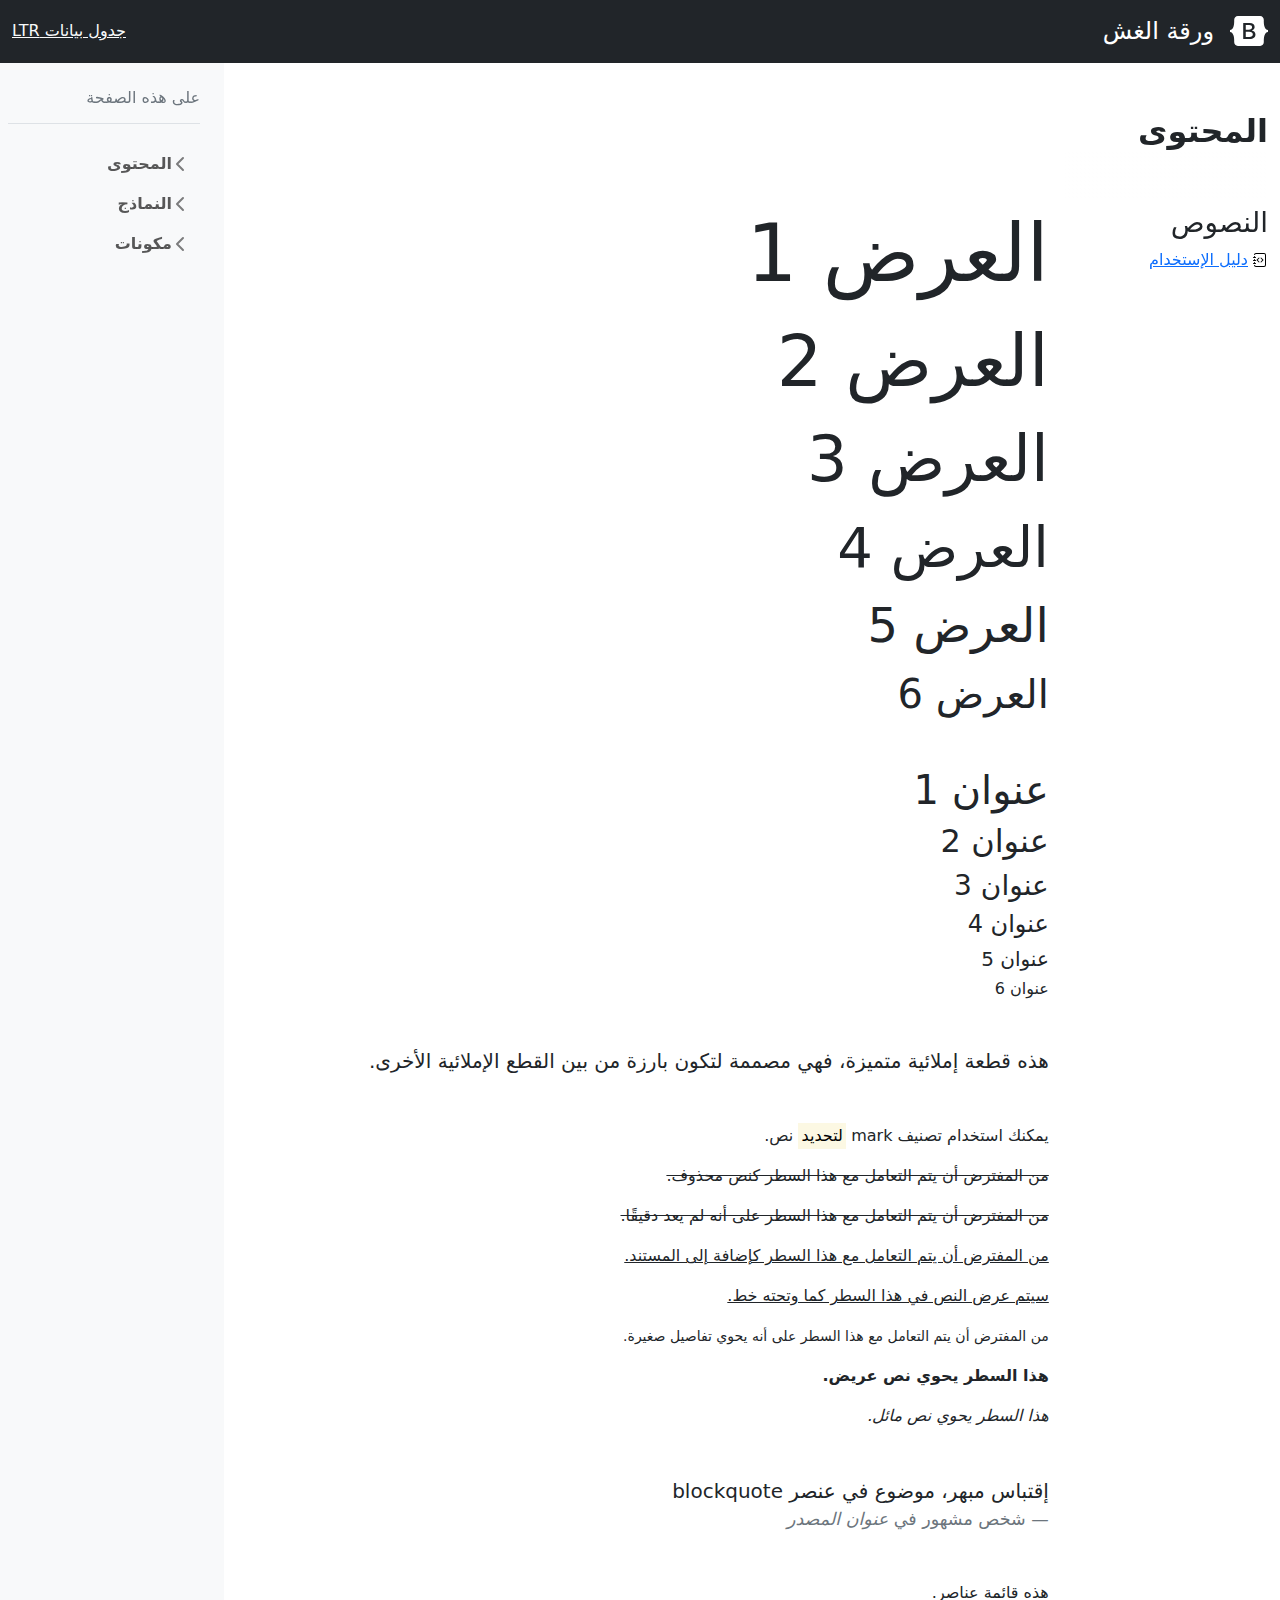
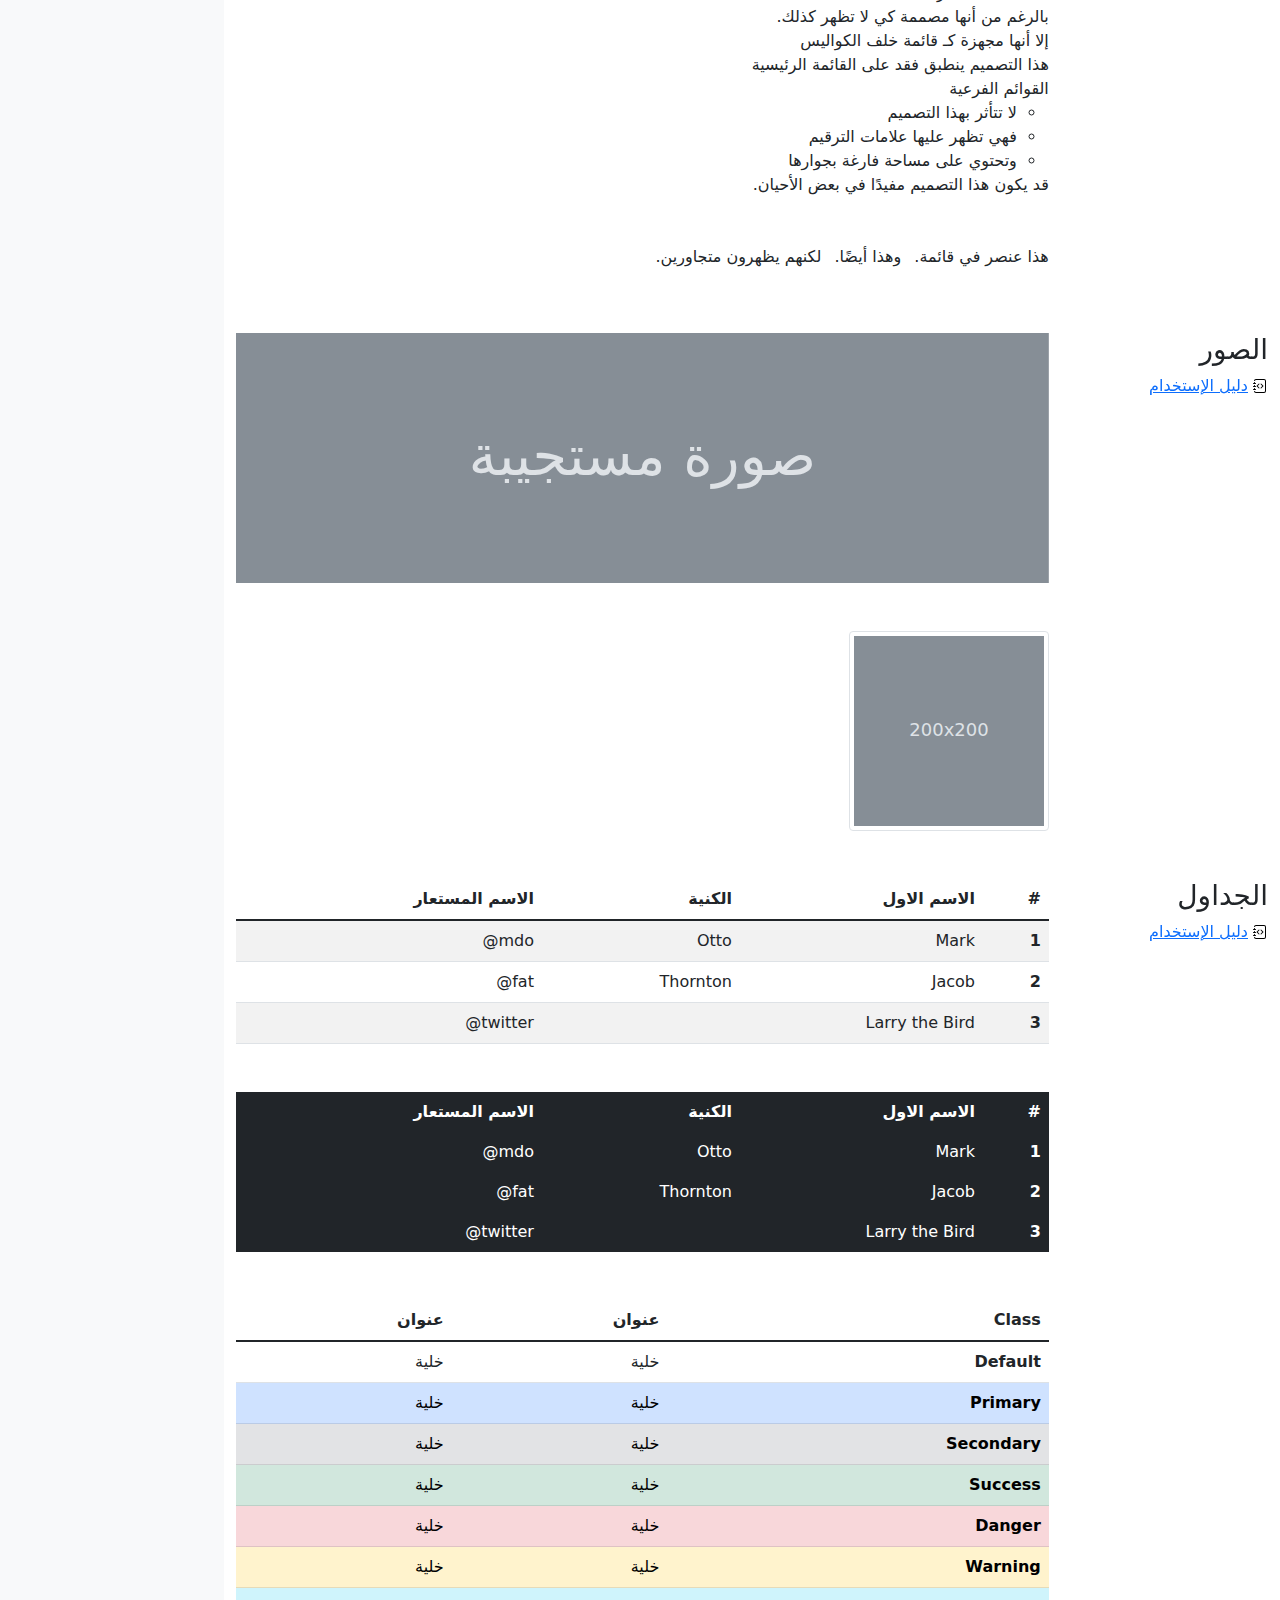
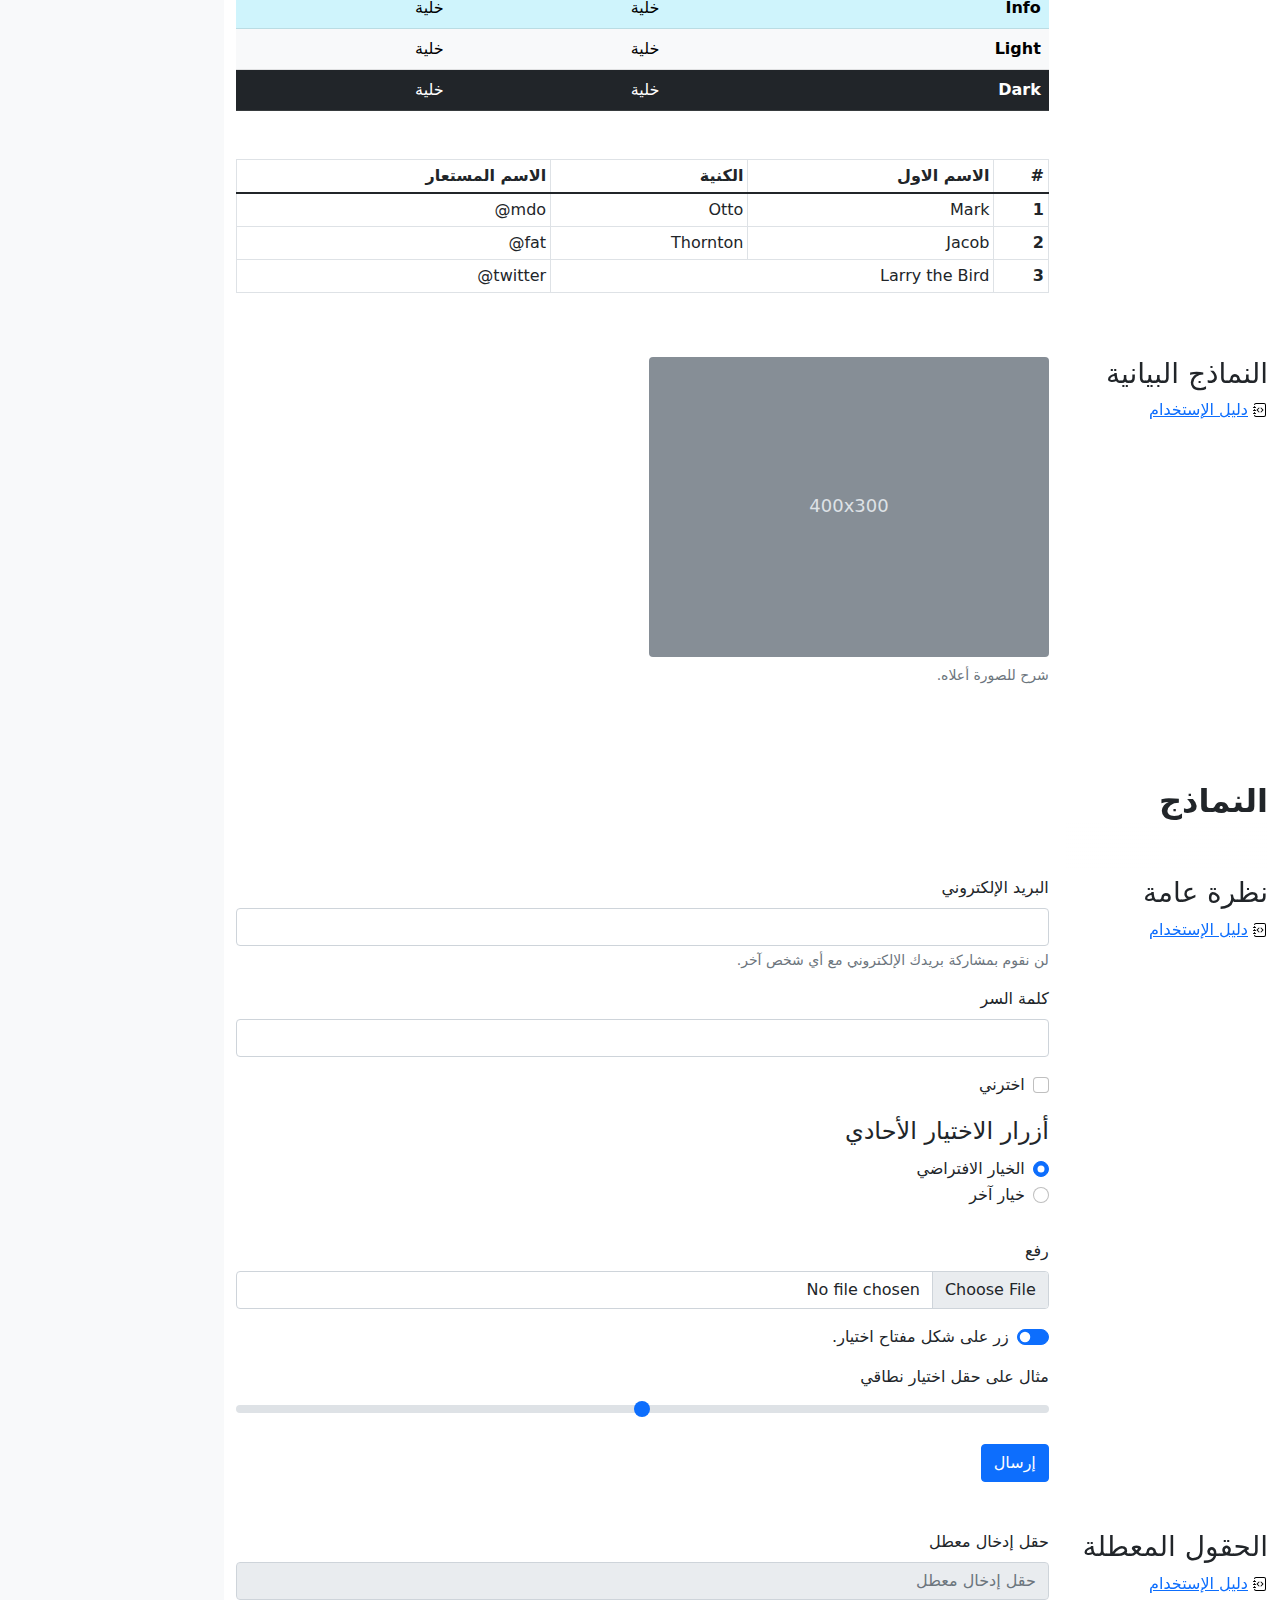
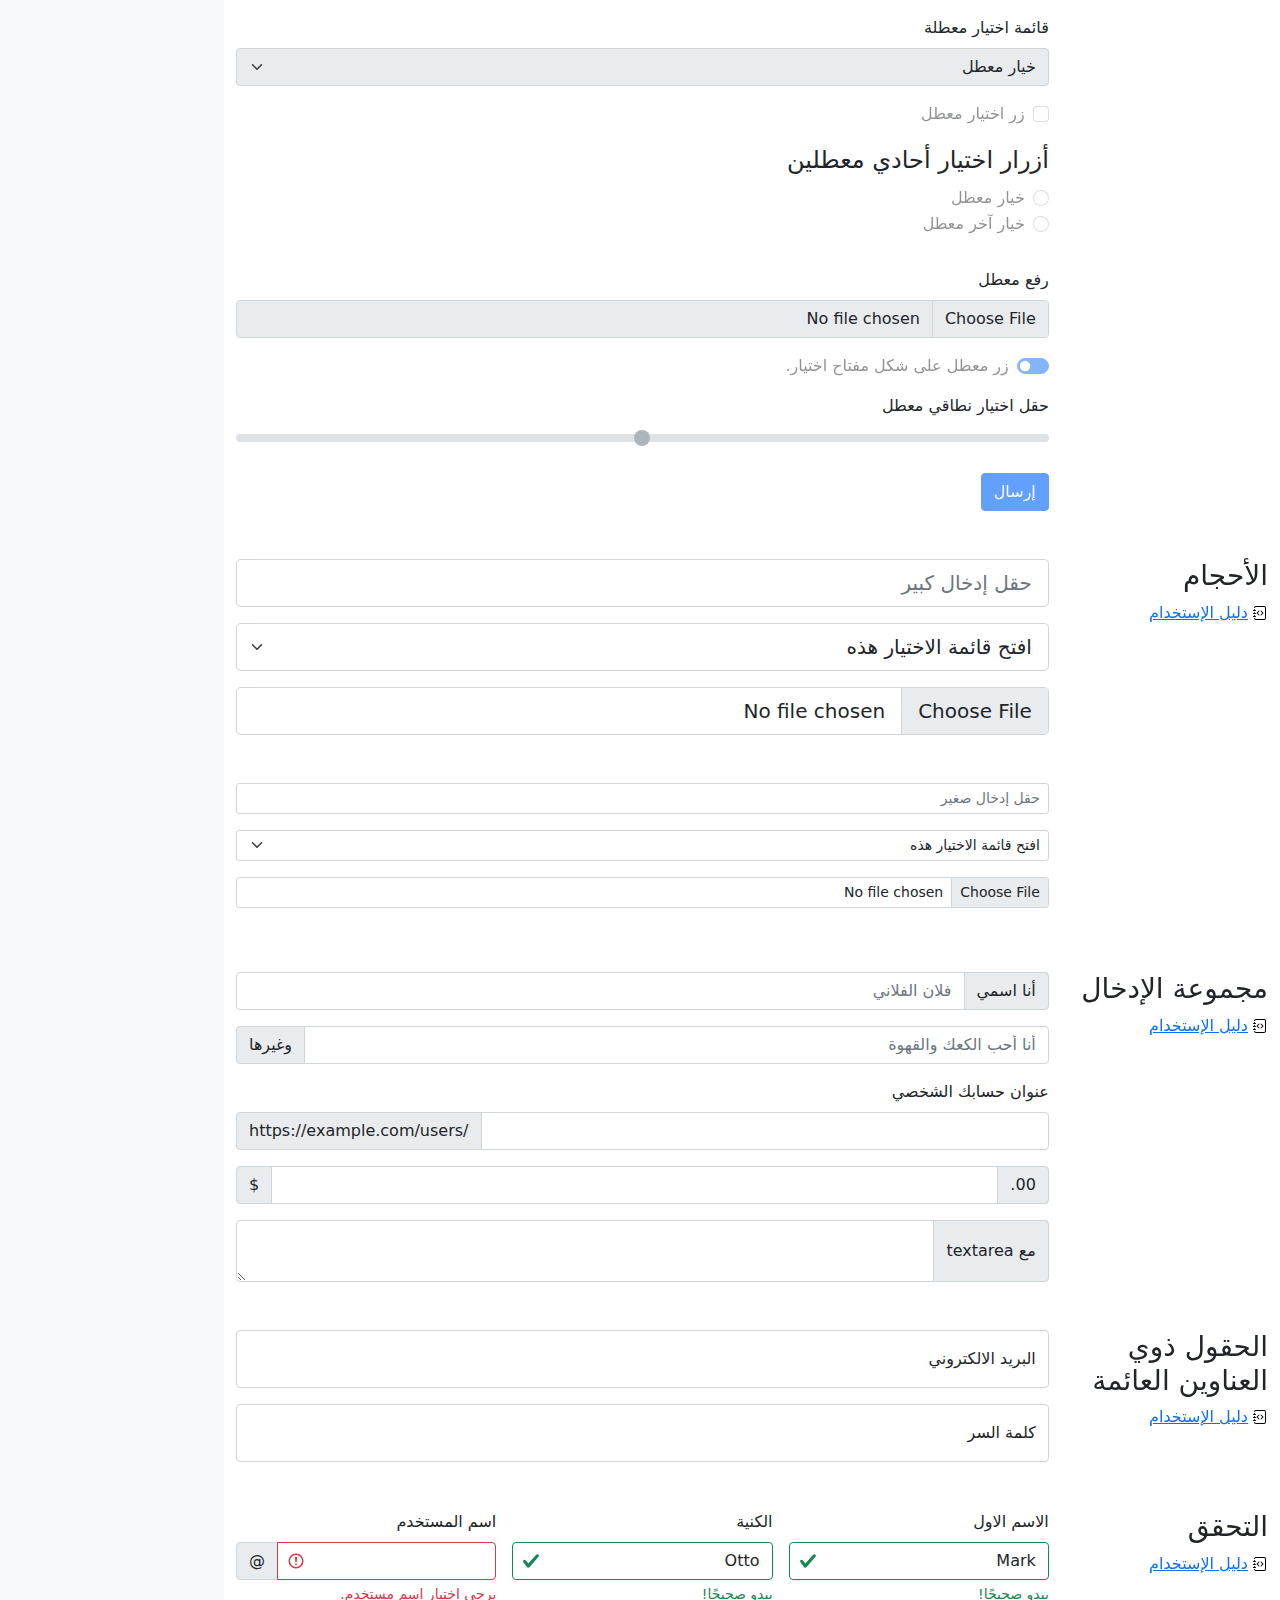
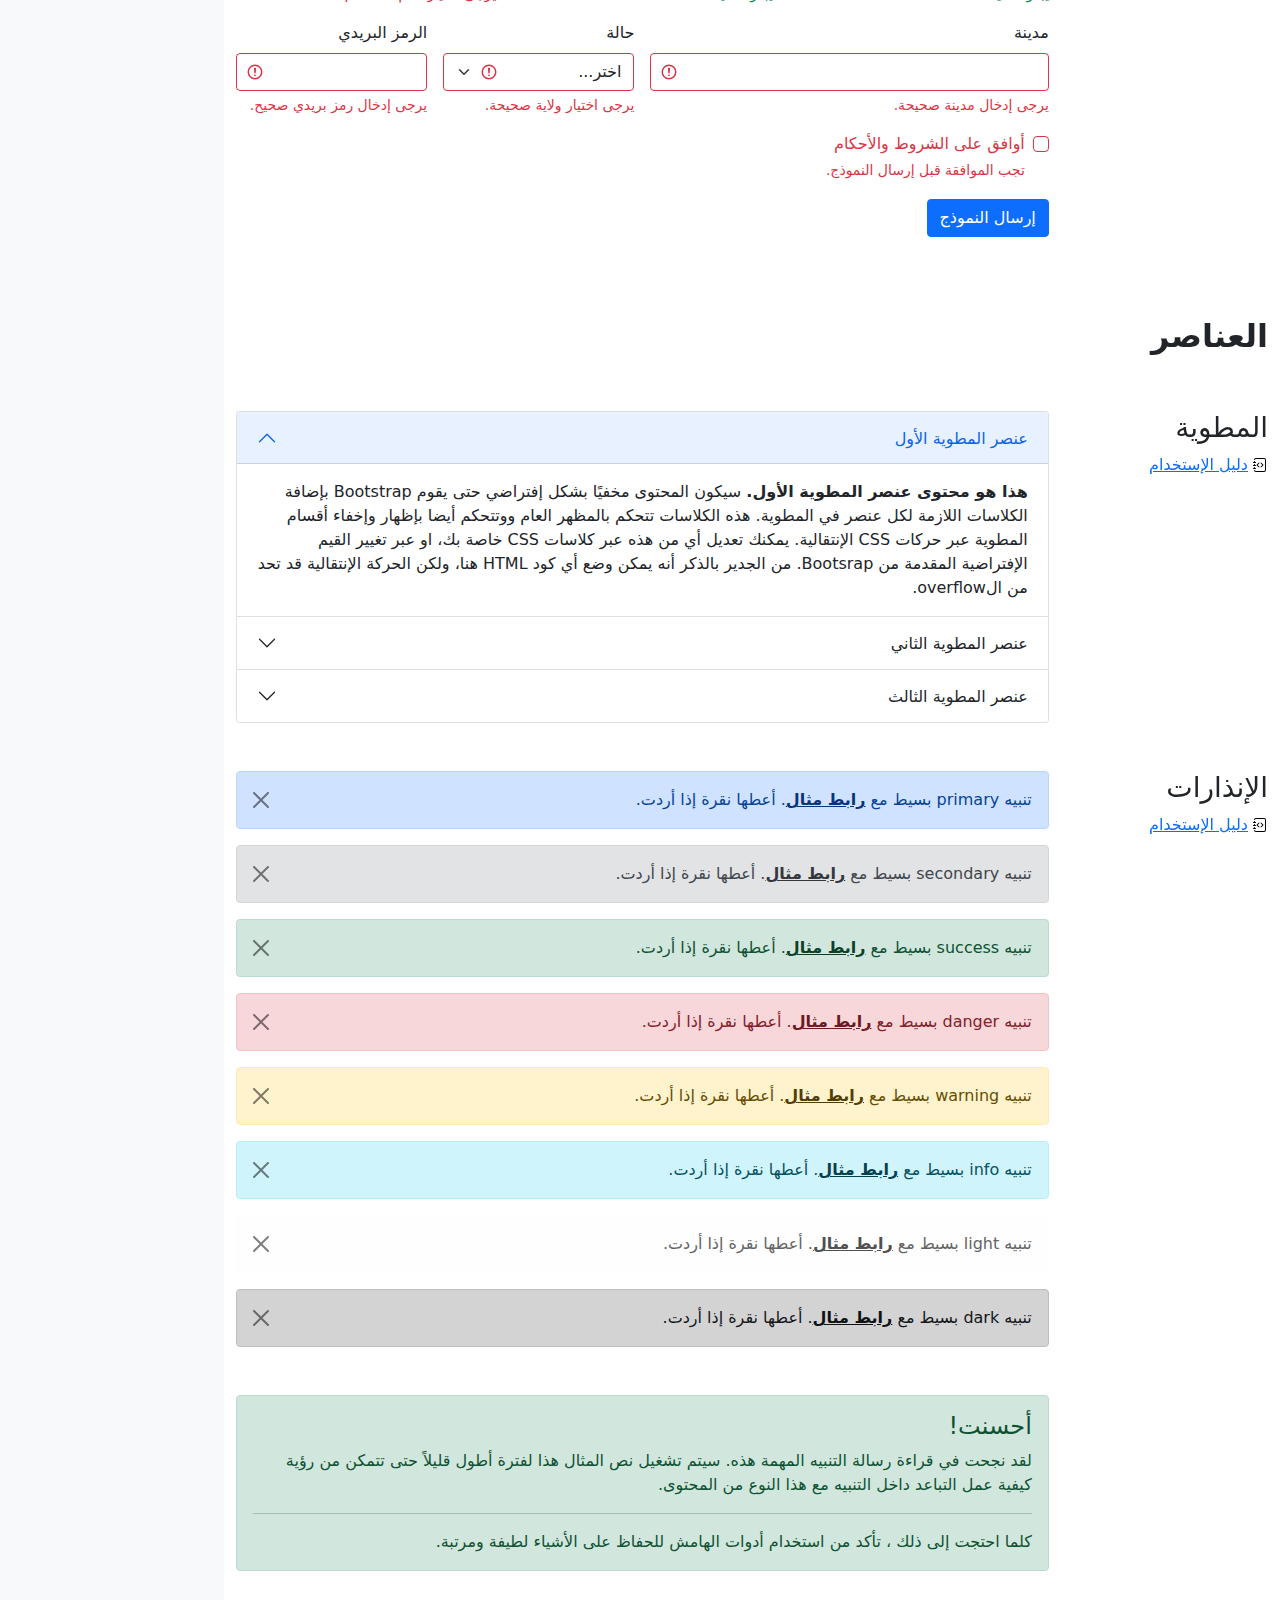
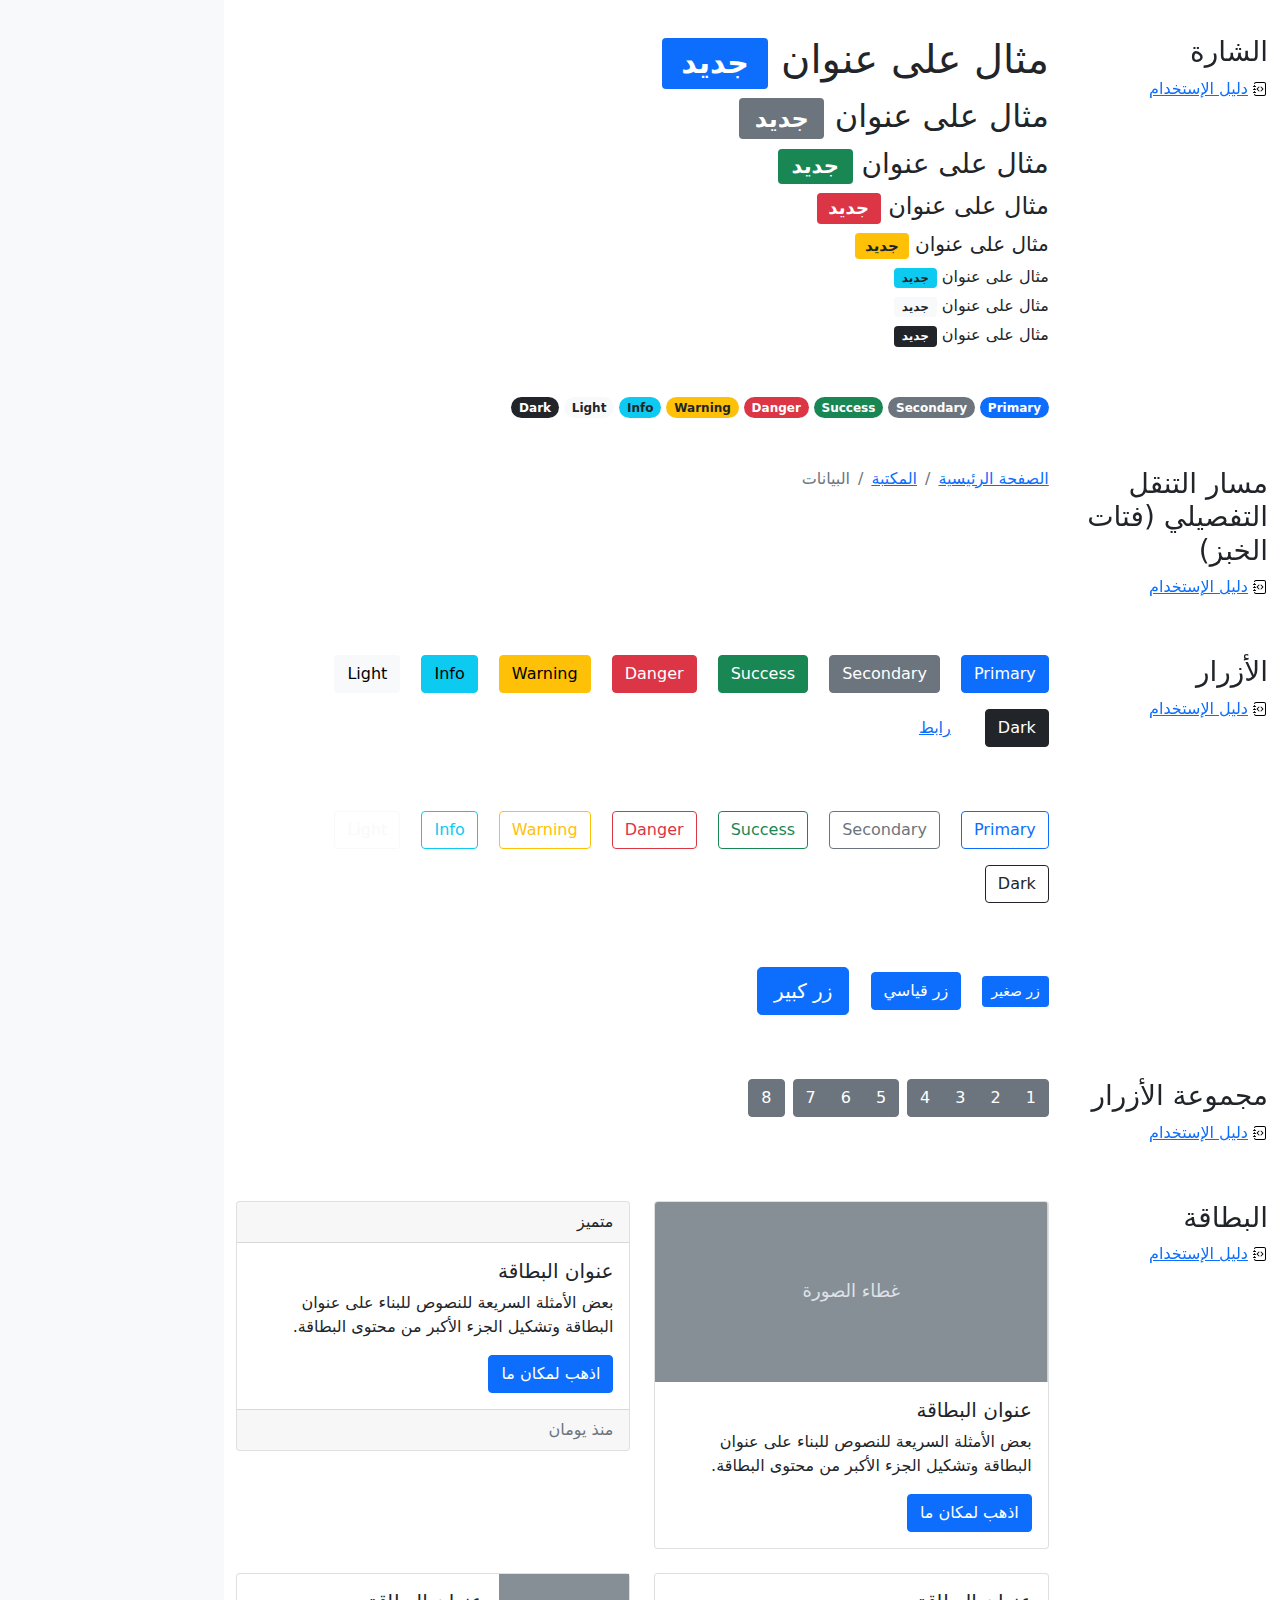
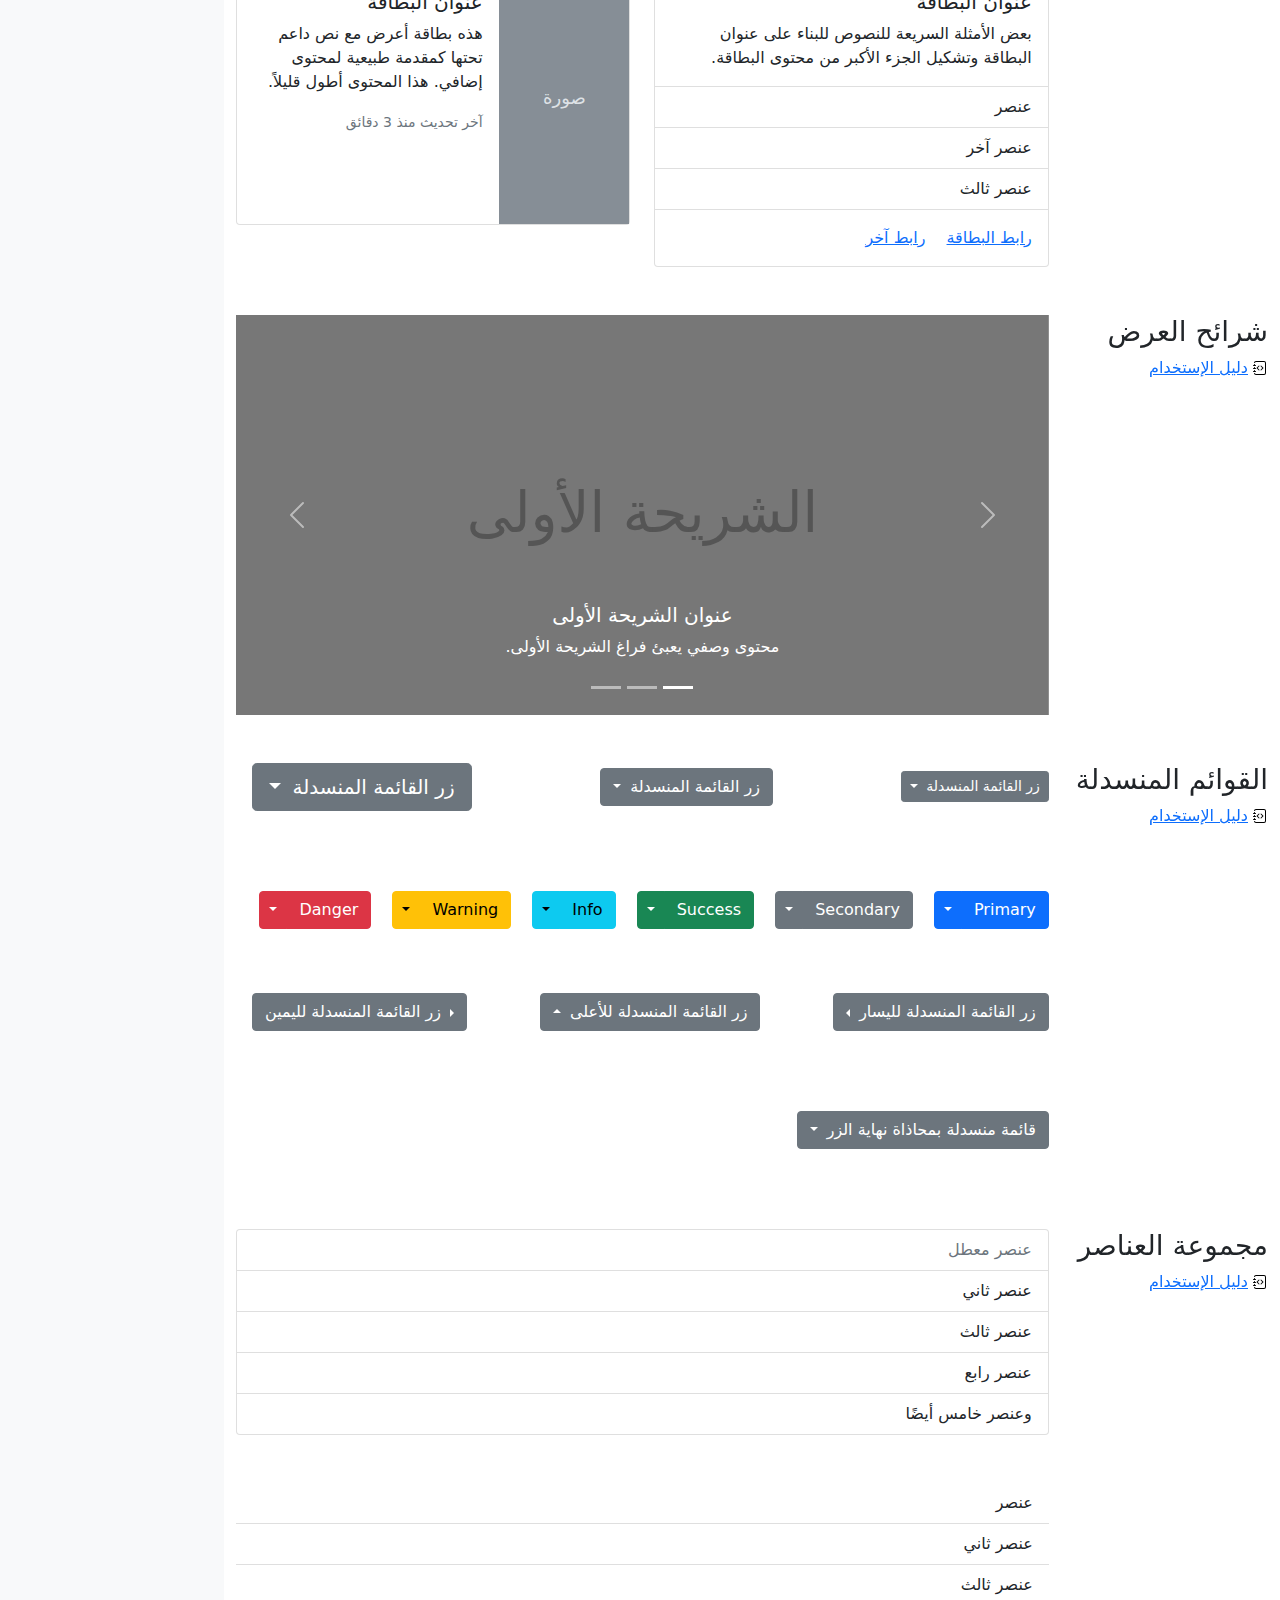
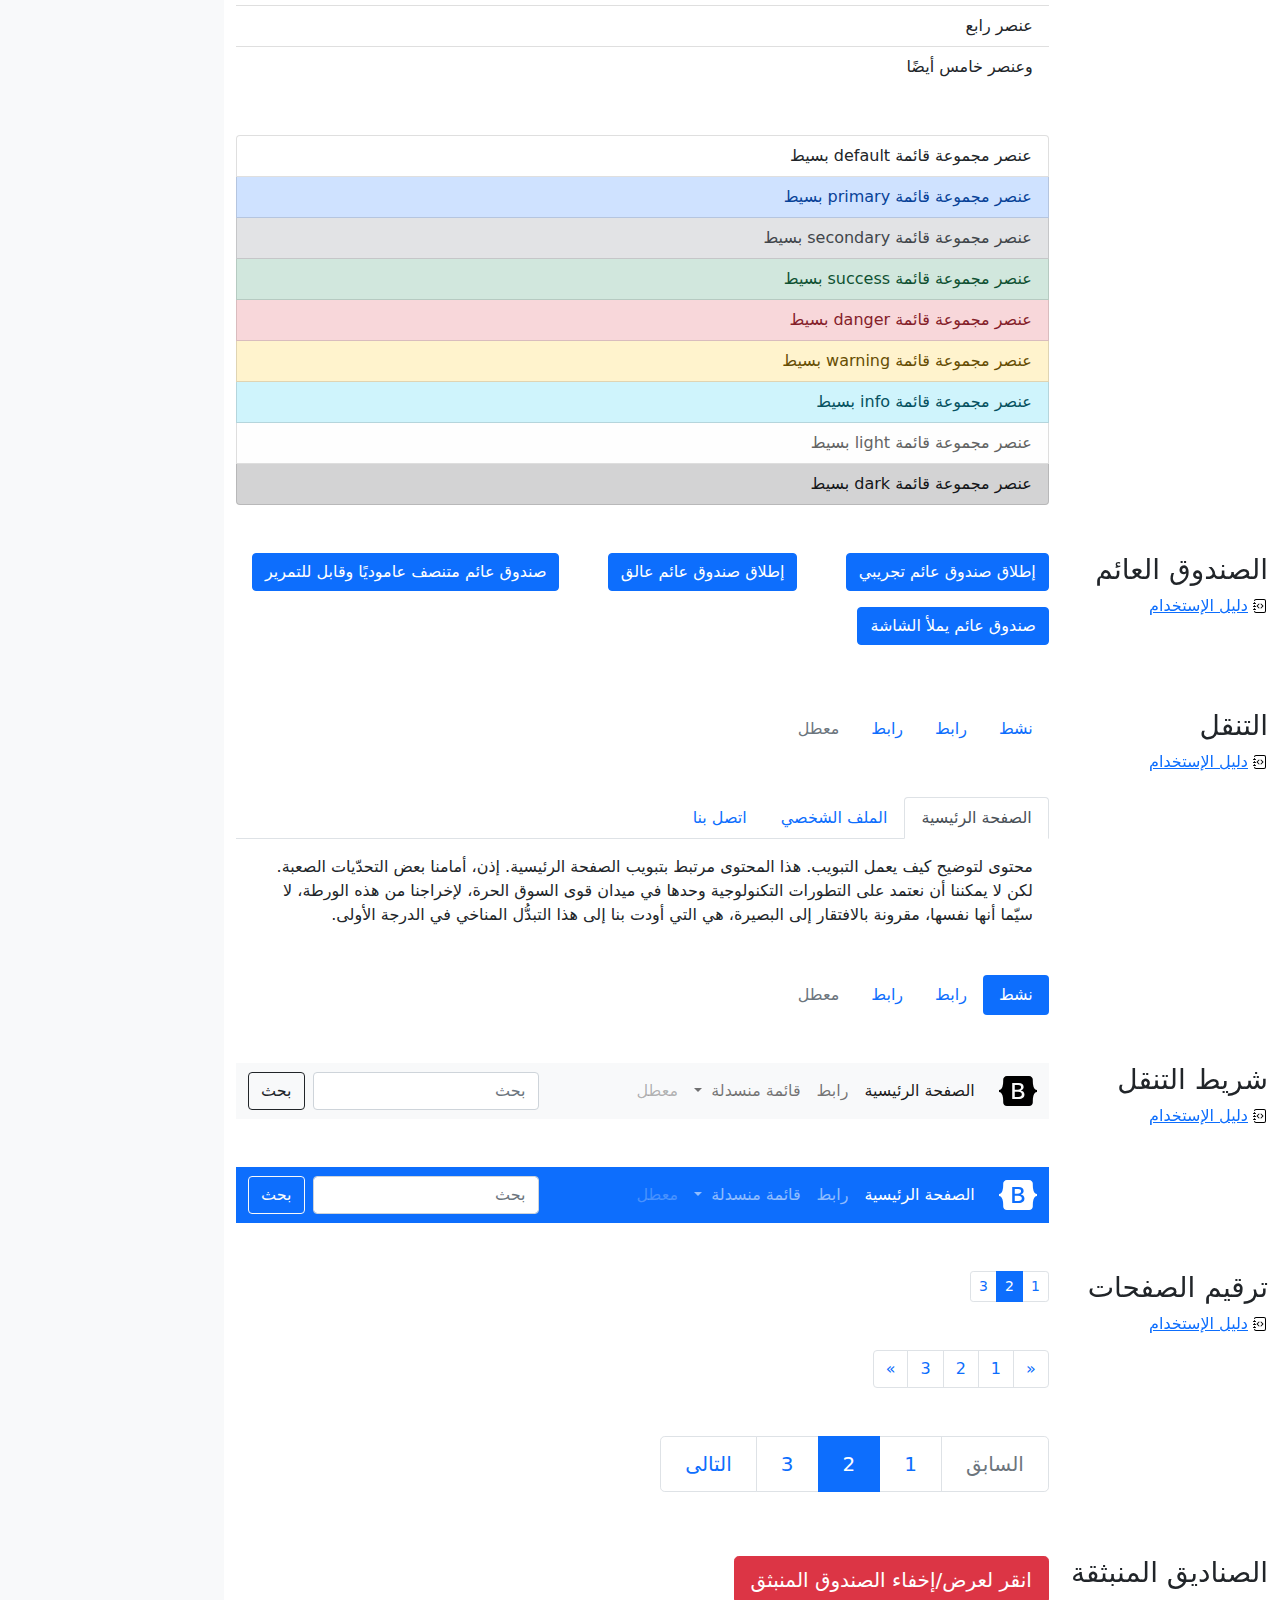
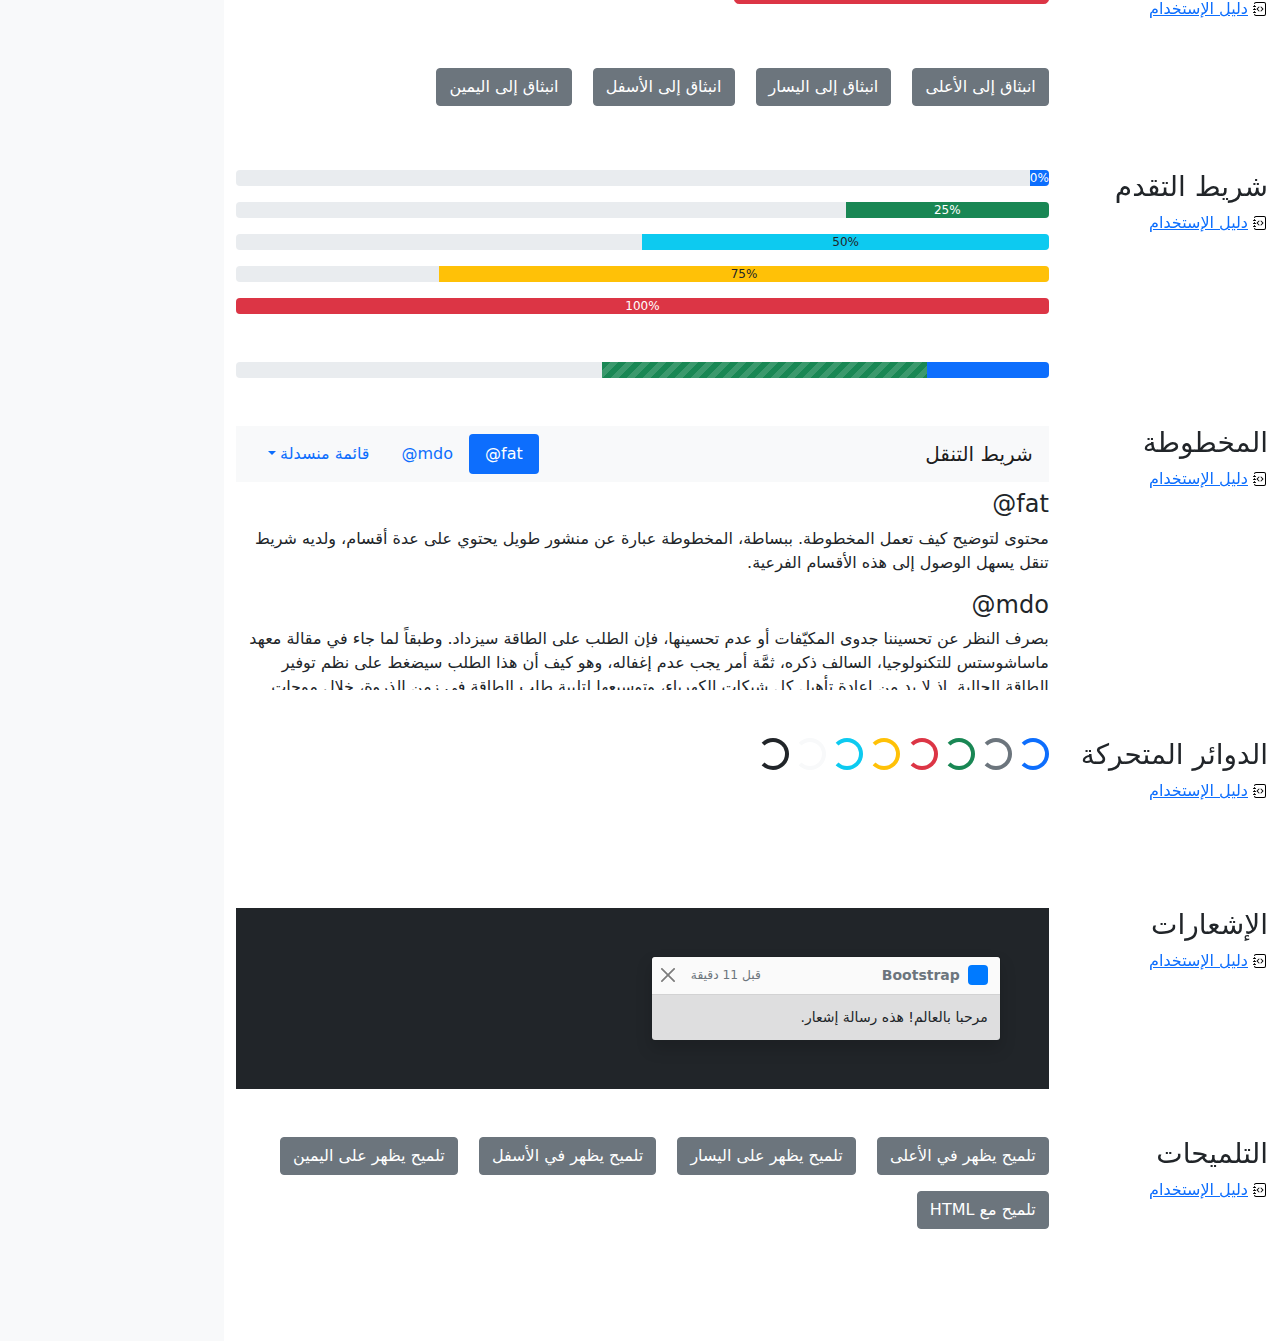
<file: bootstrap-5.1.3-examples/bootstrap-5.1.3-examples/cheatsheet-rtl/index.html>
<!doctype html>
<html lang="ar" dir="rtl">
  <head>
    <meta charset="utf-8">
    <meta name="viewport" content="width=device-width, initial-scale=1">
    <meta name="description" content="">
    <meta name="author" content="Mark Otto, Jacob Thornton, and Bootstrap contributors">
    <meta name="generator" content="Hugo 0.88.1">
    <title>ورقة الغش · Bootstrap v5.1</title>

    <link rel="canonical" href="https://getbootstrap.com/docs/5.1/examples/cheatsheet-rtl/">

    

    <!-- Bootstrap core CSS -->
<link href="../assets/dist/css/bootstrap.rtl.min.css" rel="stylesheet">

    <style>
      .bd-placeholder-img {
        font-size: 1.125rem;
        text-anchor: middle;
        -webkit-user-select: none;
        -moz-user-select: none;
        user-select: none;
      }

      @media (min-width: 768px) {
        .bd-placeholder-img-lg {
          font-size: 3.5rem;
        }
      }
    </style>

    
    <!-- Custom styles for this template -->
    <link href="../cheatsheet/cheatsheet.rtl.css" rel="stylesheet">
  </head>
  <body class="bg-light">
    
<header class="bd-header bg-dark py-3 d-flex align-items-stretch border-bottom border-dark">
  <div class="container-fluid d-flex align-items-center">
    <h1 class="d-flex align-items-center fs-4 text-white mb-0">
      <img src="../assets/brand/bootstrap-logo-white.svg" width="38" height="30" class="me-3" alt="Bootstrap">
      ورقة الغش
    </h1>
    <a href="../examples/cheatsheet/" class="ms-auto link-light" hreflang="en">جدول بيانات LTR</a>
  </div>
</header>
<aside class="bd-aside sticky-xl-top text-muted align-self-start mb-3 mb-xl-5 px-2">
  <h2 class="h6 pt-4 pb-3 mb-4 border-bottom">على هذه الصفحة</h2>
  <nav class="small" id="toc">
    <ul class="list-unstyled">
      <li class="my-2">
        <button class="btn d-inline-flex align-items-center collapsed" data-bs-toggle="collapse" aria-expanded="false" data-bs-target="#contents-collapse" aria-controls="contents-collapse">المحتوى</button>
        <ul class="list-unstyled ps-3 collapse" id="contents-collapse">
          <li><a class="d-inline-flex align-items-center rounded" href="#typography">النصوص</a></li>
          <li><a class="d-inline-flex align-items-center rounded" href="#images">الصور</a></li>
          <li><a class="d-inline-flex align-items-center rounded" href="#tables">الجداول</a></li>
          <li><a class="d-inline-flex align-items-center rounded" href="#figures">النماذج البيانية</a></li>
        </ul>
      </li>
      <li class="my-2">
        <button class="btn d-inline-flex align-items-center collapsed" data-bs-toggle="collapse" aria-expanded="false" data-bs-target="#forms-collapse" aria-controls="forms-collapse">النماذج</button>
        <ul class="list-unstyled ps-3 collapse" id="forms-collapse">
          <li><a class="d-inline-flex align-items-center rounded" href="#overview">نظرة عامة</a></li>
          <li><a class="d-inline-flex align-items-center rounded" href="#disabled-forms">الحقول المعطلة</a></li>
          <li><a class="d-inline-flex align-items-center rounded" href="#sizing">الأحجام</a></li>
          <li><a class="d-inline-flex align-items-center rounded" href="#input-group">مجموعة الإدخال</a></li>
          <li><a class="d-inline-flex align-items-center rounded" href="#floating-labels">الحقول ذوي العناوين العائمة</a></li>
          <li><a class="d-inline-flex align-items-center rounded" href="#validation">التحقق</a></li>
        </ul>
      </li>
      <li class="my-2">
        <button class="btn d-inline-flex align-items-center collapsed" data-bs-toggle="collapse" aria-expanded="false" data-bs-target="#components-collapse" aria-controls="components-collapse">مكونات</button>
        <ul class="list-unstyled ps-3 collapse" id="components-collapse">
          <li><a class="d-inline-flex align-items-center rounded" href="#accordion">المطوية</a></li>
          <li><a class="d-inline-flex align-items-center rounded" href="#alerts">الإنذارات</a></li>
          <li><a class="d-inline-flex align-items-center rounded" href="#badge">الشارة</a></li>
          <li><a class="d-inline-flex align-items-center rounded" href="#breadcrumb">مسار التنقل التفصيلي</a></li>
          <li><a class="d-inline-flex align-items-center rounded" href="#buttons">الأزرار</a></li>
          <li><a class="d-inline-flex align-items-center rounded" href="#button-group">مجموعة الأزرار</a></li>
          <li><a class="d-inline-flex align-items-center rounded" href="#card">البطاقة</a></li>
          <li><a class="d-inline-flex align-items-center rounded" href="#carousel">شرائح العرض</a></li>
          <li><a class="d-inline-flex align-items-center rounded" href="#dropdowns">القوائم المنسدلة</a></li>
          <li><a class="d-inline-flex align-items-center rounded" href="#list-group">مجموعة العناصر</a></li>
          <li><a class="d-inline-flex align-items-center rounded" href="#modal">الصندوق العائم</a></li>
          <li><a class="d-inline-flex align-items-center rounded" href="#navs">التنقل</a></li>
          <li><a class="d-inline-flex align-items-center rounded" href="#navbar">شريط التنقل</a></li>
          <li><a class="d-inline-flex align-items-center rounded" href="#pagination">ترقيم الصفحات</a></li>
          <li><a class="d-inline-flex align-items-center rounded" href="#popovers">الصناديق المنبثقة</a></li>
          <li><a class="d-inline-flex align-items-center rounded" href="#progress">شريط التقدم</a></li>
          <li><a class="d-inline-flex align-items-center rounded" href="#scrollspy">المخطوطة</a></li>
          <li><a class="d-inline-flex align-items-center rounded" href="#spinners">الدوائر المتحركة</a></li>
          <li><a class="d-inline-flex align-items-center rounded" href="#toasts">الإشعارات</a></li>
          <li><a class="d-inline-flex align-items-center rounded" href="#tooltips">التلميحات</a></li>
        </ul>
      </li>
    </ul>
  </nav>
</aside>
<div class="bd-cheatsheet container-fluid bg-body">
  <section id="content">
    <h2 class="sticky-xl-top fw-bold pt-3 pt-xl-5 pb-2 pb-xl-3">المحتوى</h2>

    <article class="my-3" id="typography">
      <div class="bd-heading sticky-xl-top align-self-start mt-5 mb-3 mt-xl-0 mb-xl-2">
        <h3>النصوص</h3>
        <a class="d-flex align-items-center" hreflang="en" href="../content/typography/">دليل الإستخدام</a>
      </div>

      <div>
        <div class="bd-example">
        <p class="display-1">العرض 1</p>
        <p class="display-2">العرض 2</p>
        <p class="display-3">العرض 3</p>
        <p class="display-4">العرض 4</p>
        <p class="display-5">العرض 5</p>
        <p class="display-6">العرض 6</p>
        </div>

        <div class="bd-example">
        <p class="h1">عنوان 1</p>
        <p class="h2">عنوان 2</p>
        <p class="h3">عنوان 3</p>
        <p class="h4">عنوان 4</p>
        <p class="h5">عنوان 5</p>
        <p class="h6">عنوان 6</p>
        </div>

        <div class="bd-example">
        <p class="lead">
          هذه قطعة إملائية متميزة، فهي مصممة لتكون بارزة من بين القطع الإملائية الأخرى.
        </p>
        </div>

        <div class="bd-example">
        <p>يمكنك استخدام تصنيف mark <mark>لتحديد</mark> نص.</p>
        <p><del>من المفترض أن يتم التعامل مع هذا السطر كنص محذوف.</del></p>
        <p><s>من المفترض أن يتم التعامل مع هذا السطر على أنه لم يعد دقيقًا.</s></p>
        <p><ins>من المفترض أن يتم التعامل مع هذا السطر كإضافة إلى المستند.</ins></p>
        <p><u>سيتم عرض النص في هذا السطر كما وتحته خط.</u></p>
        <p><small>من المفترض أن يتم التعامل مع هذا السطر على أنه يحوي تفاصيل صغيرة.</small></p>
        <p><strong>هذا السطر يحوي نص عريض.</strong></p>
        <p><em>هذا السطر يحوي نص مائل.</em></p>
        </div>

        <div class="bd-example">
        <blockquote class="blockquote">
          <p>إقتباس مبهر، موضوع في عنصر blockquote</p>
          <footer class="blockquote-footer">شخص مشهور في <cite title= "عنوان المصدر"> عنوان المصدر </cite></footer>
        </blockquote>
        </div>

        <div class="bd-example">
        <ul class="list-unstyled">
          <li>هذه قائمة عناصر.</li>
          <li>بالرغم من أنها مصممة كي لا تظهر كذلك.</li>
          <li>إلا أنها مجهزة كـ قائمة خلف الكواليس</li>
          <li>هذا التصميم ينطبق فقد على القائمة الرئيسية</li>
          <li>القوائم الفرعية
            <ul>
              <li>لا تتأثر بهذا التصميم</li>
              <li>فهي تظهر عليها علامات الترقيم</li>
              <li>وتحتوي على مساحة فارغة بجوارها</li>
            </ul>
          </li>
          <li>قد يكون هذا التصميم مفيدًا في بعض الأحيان.</li>
        </ul>
        </div>

        <div class="bd-example">
        <ul class="list-inline">
          <li class="list-inline-item">هذا عنصر في قائمة.</li>
          <li class="list-inline-item">وهذا أيضًا.</li>
          <li class="list-inline-item">لكنهم يظهرون متجاورين.</li>
        </ul>
        </div>
      </div>
    </article>
    <article class="my-3" id="images">
      <div class="bd-heading sticky-xl-top align-self-start mt-5 mb-3 mt-xl-0 mb-xl-2">
        <h3>الصور</h3>
        <a class="d-flex align-items-center" hreflang="en" href="../content/images/">دليل الإستخدام</a>
      </div>

      <div>
        <div class="bd-example">
        <svg class="bd-placeholder-img bd-placeholder-img-lg img-fluid" width="100%" height="250" xmlns="http://www.w3.org/2000/svg" role="img" aria-label="Placeholder: صورة مستجيبة" preserveAspectRatio="xMidYMid slice" focusable="false"><title>Placeholder</title><rect width="100%" height="100%" fill="#868e96"/><text x="50%" y="50%" fill="#dee2e6" dy=".3em">صورة مستجيبة</text></svg>

        </div>

        <div class="bd-example">
        <svg class="bd-placeholder-img img-thumbnail" width="200" height="200" xmlns="http://www.w3.org/2000/svg" role="img" aria-label="صورة عنصر نائب مربع عام مع حدود بيضاء حولها ، مما يجعلها تشبه صورة تم التقاطها بكاميرا فورية قديمة: 200x200" preserveAspectRatio="xMidYMid slice" focusable="false"><title>صورة عنصر نائب مربع عام مع حدود بيضاء حولها ، مما يجعلها تشبه صورة تم التقاطها بكاميرا فورية قديمة</title><rect width="100%" height="100%" fill="#868e96"/><text x="50%" y="50%" fill="#dee2e6" dy=".3em">200x200</text></svg>

        </div>
      </div>
    </article>
    <article class="my-3" id="tables">
      <div class="bd-heading sticky-xl-top align-self-start mt-5 mb-3 mt-xl-0 mb-xl-2">
        <h3>الجداول</h3>
        <a class="d-flex align-items-center" hreflang="en" href="../content/tables/">دليل الإستخدام</a>
      </div>

      <div>
        <div class="bd-example">
        <table class="table table-striped">
          <thead>
          <tr>
            <th scope="col">#</th>
            <th scope="col">الاسم الاول</th>
            <th scope="col">الكنية</th>
            <th scope="col">الاسم المستعار</th>
          </tr>
          </thead>
          <tbody>
          <tr>
            <th scope="row">1</th>
            <td>Mark</td>
            <td>Otto</td>
            <td><bdo lang="en" dir="ltr">@mdo</bdo></td>
          </tr>
          <tr>
            <th scope="row">2</th>
            <td>Jacob</td>
            <td>Thornton</td>
            <td><bdo lang="en" dir="ltr">@fat</bdo></td>
          </tr>
          <tr>
            <th scope="row">3</th>
            <td colspan="2">Larry the Bird</td>
            <td><bdo lang="en" dir="ltr">@twitter</bdo></td>
          </tr>
          </tbody>
        </table>
        </div>

        <div class="bd-example">
        <table class="table table-dark table-borderless">
          <thead>
          <tr>
            <th scope="col">#</th>
            <th scope="col">الاسم الاول</th>
            <th scope="col">الكنية</th>
            <th scope="col">الاسم المستعار</th>
          </tr>
          </thead>
          <tbody>
          <tr>
            <th scope="row">1</th>
            <td>Mark</td>
            <td>Otto</td>
            <td><bdo lang="en" dir="ltr">@mdo</bdo></td>
          </tr>
          <tr>
            <th scope="row">2</th>
            <td>Jacob</td>
            <td>Thornton</td>
            <td><bdo lang="en" dir="ltr">@fat</bdo></td>
          </tr>
          <tr>
            <th scope="row">3</th>
            <td colspan="2">Larry the Bird</td>
            <td><bdo lang="en" dir="ltr">@twitter</bdo></td>
          </tr>
          </tbody>
        </table>
        </div>

        <div class="bd-example">
        <table class="table table-hover">
          <thead>
          <tr>
            <th scope="col">Class</th>
            <th scope="col">عنوان</th>
            <th scope="col">عنوان</th>
          </tr>
          </thead>
          <tbody>
          <tr>
            <th scope="row">Default</th>
            <td>خلية</td>
            <td>خلية</td>
          </tr>
          
          <tr class="table-primary">
            <th scope="row">Primary</th>
            <td>خلية</td>
            <td>خلية</td>
          </tr>
          <tr class="table-secondary">
            <th scope="row">Secondary</th>
            <td>خلية</td>
            <td>خلية</td>
          </tr>
          <tr class="table-success">
            <th scope="row">Success</th>
            <td>خلية</td>
            <td>خلية</td>
          </tr>
          <tr class="table-danger">
            <th scope="row">Danger</th>
            <td>خلية</td>
            <td>خلية</td>
          </tr>
          <tr class="table-warning">
            <th scope="row">Warning</th>
            <td>خلية</td>
            <td>خلية</td>
          </tr>
          <tr class="table-info">
            <th scope="row">Info</th>
            <td>خلية</td>
            <td>خلية</td>
          </tr>
          <tr class="table-light">
            <th scope="row">Light</th>
            <td>خلية</td>
            <td>خلية</td>
          </tr>
          <tr class="table-dark">
            <th scope="row">Dark</th>
            <td>خلية</td>
            <td>خلية</td>
          </tr>
          </tbody>
        </table>
        </div>

        <div class="bd-example">
        <table class="table table-sm table-bordered">
          <thead>
          <tr>
            <th scope="col">#</th>
            <th scope="col">الاسم الاول</th>
            <th scope="col">الكنية</th>
            <th scope="col">الاسم المستعار</th>
          </tr>
          </thead>
          <tbody>
          <tr>
            <th scope="row">1</th>
            <td>Mark</td>
            <td>Otto</td>
            <td><bdo lang="en" dir="ltr">@mdo</bdo></td>
          </tr>
          <tr>
            <th scope="row">2</th>
            <td>Jacob</td>
            <td>Thornton</td>
            <td><bdo lang="en" dir="ltr">@fat</bdo></td>
          </tr>
          <tr>
            <th scope="row">3</th>
            <td colspan="2">Larry the Bird</td>
            <td><bdo lang="en" dir="ltr">@twitter</bdo></td>
          </tr>
          </tbody>
        </table>
        </div>
      </div>
    </article>
    <article class="my-3" id="figures">
      <div class="bd-heading sticky-xl-top align-self-start mt-5 mb-3 mt-xl-0 mb-xl-2">
        <h3>النماذج البيانية</h3>
        <a class="d-flex align-items-center" hreflang="en" href="../content/figures/">دليل الإستخدام</a>
      </div>

      <div>
        <div class="bd-example">
        <figure class="figure">
          <svg class="bd-placeholder-img figure-img img-fluid rounded" width="400" height="300" xmlns="http://www.w3.org/2000/svg" role="img" aria-label="Placeholder: 400x300" preserveAspectRatio="xMidYMid slice" focusable="false"><title>Placeholder</title><rect width="100%" height="100%" fill="#868e96"/><text x="50%" y="50%" fill="#dee2e6" dy=".3em">400x300</text></svg>

          <figcaption class="figure-caption">شرح للصورة أعلاه.</figcaption>
        </figure>
        </div>
      </div>
    </article>
  </section>

  <section id="forms">
    <h2 class="sticky-xl-top fw-bold pt-3 pt-xl-5 pb-2 pb-xl-3">النماذج</h2>

    <article class="my-3" id="overview">
      <div class="bd-heading sticky-xl-top align-self-start mt-5 mb-3 mt-xl-0 mb-xl-2">
        <h3>نظرة عامة</h3>
        <a class="d-flex align-items-center" hreflang="en" href="../forms/overview/">دليل الإستخدام</a>
      </div>

      <div>
        <div class="bd-example">
        <form>
          <div class="mb-3">
            <label for="exampleInputEmail1" class="form-label">البريد الإلكتروني</label>
            <input type="email" class="form-control" id="exampleInputEmail1" aria-describedby="emailHelp">
            <div id="emailHelp" class="form-text">لن نقوم بمشاركة بريدك الإلكتروني مع أي شخص آخر.</div>
          </div>
          <div class="mb-3">
            <label for="exampleInputPassword1" class="form-label">كلمة السر</label>
            <input type="password" class="form-control" id="exampleInputPassword1">
          </div>
          <div class="mb-3 form-check">
            <input type="checkbox" class="form-check-input" id="exampleCheck1">
            <label class="form-check-label" for="exampleCheck1">اخترني</label>
          </div>
          <fieldset class="mb-3">
            <legend>أزرار الاختيار الأحادي</legend>
            <div class="form-check">
              <input type="radio" name="radios" class="form-check-input" id="exampleRadio1" checked>
              <label class="form-check-label" for="exampleRadio1">الخيار الافتراضي</label>
            </div>
            <div class="mb-3 form-check">
              <input type="radio" name="radios" class="form-check-input" id="exampleRadio2">
              <label class="form-check-label" for="exampleRadio2">خيار آخر</label>
            </div>
          </fieldset>
          <div class="mb-3">
            <label class="form-label" for="customFile">رفع</label>
            <input type="file" class="form-control" id="customFile">
          </div>
          <div class="mb-3 form-check form-switch">
            <input class="form-check-input" type="checkbox" role="switch" id="flexSwitchCheckChecked" checked>
            <label class="form-check-label" for="flexSwitchCheckChecked">زر على شكل مفتاح اختيار.</label>
          </div>
          <div class="mb-3">
            <label for="customRange3" class="form-label">مثال على حقل اختيار نطاقي</label>
            <input type="range" class="form-range" min="0" max="5" step="0.5" id="customRange3">
          </div>
          <button type="submit" class="btn btn-primary">إرسال</button>
        </form>
        </div>
      </div>
    </article>
    <article class="my-3" id="disabled-forms">
      <div class="bd-heading sticky-xl-top align-self-start mt-5 mb-3 mt-xl-0 mb-xl-2">
        <h3>الحقول المعطلة</h3>
        <a class="d-flex align-items-center" hreflang="en" href="../forms/overview/#disabled-forms">دليل الإستخدام</a>
      </div>

      <div>
        <div class="bd-example">
        <form>
          <fieldset disabled aria-label="مثال على مجموعة الحقول المعطلة">
            <div class="mb-3">
              <label for="disabledTextInput" class="form-label">حقل إدخال معطل</label>
              <input type="text" id="disabledTextInput" class="form-control" placeholder="حقل إدخال معطل">
            </div>
            <div class="mb-3">
              <label for="disabledSelect" class="form-label">قائمة اختيار معطلة</label>
              <select id="disabledSelect" class="form-select">
                <option>خيار معطل</option>
              </select>
            </div>
            <div class="mb-3">
              <div class="form-check">
                <input class="form-check-input" type="checkbox" id="disabledFieldsetCheck" disabled>
                <label class="form-check-label" for="disabledFieldsetCheck">
                  زر اختيار معطل
                </label>
              </div>
            </div>
            <fieldset class="mb-3">
              <legend>أزرار اختيار أحادي معطلين</legend>
              <div class="form-check">
                <input type="radio" name="radios" class="form-check-input" id="disabledRadio1" disabled>
                <label class="form-check-label" for="disabledRadio1">خيار معطل</label>
              </div>
              <div class="mb-3 form-check">
                <input type="radio" name="radios" class="form-check-input" id="disabledRadio2" disabled>
                <label class="form-check-label" for="disabledRadio2">خيار آخر معطل</label>
              </div>
            </fieldset>
            <div class="mb-3">
              <label class="form-label" for="disabledCustomFile">رفع معطل</label>
              <input type="file" class="form-control" id="disabledCustomFile" disabled>
            </div>
            <div class="mb-3 form-check form-switch">
              <input class="form-check-input" type="checkbox" role="switch" id="disabledSwitchCheckChecked" checked disabled>
              <label class="form-check-label" for="disabledSwitchCheckChecked">زر معطل على شكل مفتاح اختيار.</label>
            </div>
            <div class="mb-3">
              <label for="disabledRange" class="form-label">حقل اختيار نطاقي معطل</label>
              <input type="range" class="form-range" min="0" max="5" step="0.5" id="disabledRange">
            </div>
            <button type="submit" class="btn btn-primary">إرسال</button>
          </fieldset>
        </form>
        </div>
      </div>
    </article>
    <article class="my-3" id="sizing">
      <div class="bd-heading sticky-xl-top align-self-start mt-5 mb-3 mt-xl-0 mb-xl-2">
        <h3>الأحجام</h3>
        <a class="d-flex align-items-center" hreflang="en" href="../forms/form-control/#sizing">دليل الإستخدام</a>
      </div>

      <div>
        <div class="bd-example">
        <div class="mb-3">
          <input class="form-control form-control-lg" type="text" placeholder="حقل إدخال كبير" aria-label=".form-control-lg مثال">
        </div>
        <div class="mb-3">
          <select class="form-select form-select-lg mb-3" aria-label=".form-select-lg مثال">
            <option selected>افتح قائمة الاختيار هذه</option>
            <option value="1">واحد</option>
            <option value="2">اثنان</option>
            <option value="3">ثلاثة</option>
          </select>
        </div>
        <div class="mb-3">
          <input type="file" class="form-control form-control-lg" aria-label="مثال على إدخال ملف كبير">
        </div>
        </div>

        <div class="bd-example">
        <div class="mb-3">
          <input class="form-control form-control-sm" type="text" placeholder="حقل إدخال صغير" aria-label=".form-control-sm مثال">
        </div>
        <div class="mb-3">
          <select class="form-select form-select-sm" aria-label=".form-select-sm مثال">
            <option selected>افتح قائمة الاختيار هذه</option>
            <option value="1">واحد</option>
            <option value="2">اثنان</option>
            <option value="3">ثلاثة</option>
          </select>
        </div>
        <div class="mb-3">
          <input type="file" class="form-control form-control-sm" aria-label="مثال على إدخال ملف صغير">
        </div>
        </div>
      </div>
    </article>
    <article class="my-3" id="input-group">
      <div class="bd-heading sticky-xl-top align-self-start mt-5 mb-3 mt-xl-0 mb-xl-2">
        <h3>مجموعة الإدخال</h3>
        <a class="d-flex align-items-center" hreflang="en" href="../forms/input-group/">دليل الإستخدام</a>
      </div>

      <div>
        <div class="bd-example">
        <div class="input-group mb-3">
          <span class="input-group-text" id="basic-addon1">أنا اسمي</span>
          <input type="text" class="form-control" placeholder="فلان الفلاني" aria-label="الاسم" aria-describedby="basic-addon1">
        </div>
        <div class="input-group mb-3">
          <input type="text" class="form-control" placeholder="أنا أحب الكعك والقهوة" aria-label="الطعام المفضل" aria-describedby="basic-addon2">
          <span class="input-group-text" id="basic-addon2">وغيرها</span>
        </div>
        <label for="basic-url" class="form-label">عنوان حسابك الشخصي</label>
        <div class="input-group mb-3">
          <input type="text" class="form-control" id="basic-url" aria-describedby="basic-addon3">
          <span class="input-group-text" id="basic-addon3"><bdo lang="en" dir="ltr">https://example.com/users/</bdo></span>
        </div>
        <div class="input-group mb-3">
          <span class="input-group-text"><bdo lang="en" dir="ltr">.00</bdo></span>
          <input type="text" class="form-control" aria-label="المبلغ (لأقرب دولار)">
          <span class="input-group-text">$</span>
        </div>
        <div class="input-group">
          <span class="input-group-text">مع textarea</span>
          <textarea class="form-control" aria-label="مع textarea"></textarea>
        </div>
        </div>
      </div>
    </article>
    <article class="my-3" id="floating-labels">
      <div class="bd-heading sticky-xl-top align-self-start mt-5 mb-3 mt-xl-0 mb-xl-2">
        <h3>الحقول ذوي العناوين العائمة</h3>
        <a class="d-flex align-items-center" href="../forms/floating-labels/">دليل الإستخدام</a>
      </div>

      <div>
        <div class="bd-example">
        <form>
          <div class="form-floating mb-3">
            <input type="email" class="form-control" id="floatingInput" placeholder="name@example.com">
            <label for="floatingInput">البريد الالكتروني</label>
          </div>
          <div class="form-floating">
            <input type="password" class="form-control" id="floatingPassword" placeholder="كلمة السر">
            <label for="floatingPassword">كلمة السر</label>
          </div>
        </form>
        </div>
      </div>
    </article>
    <article class="my-3" id="validation">
      <div class="bd-heading sticky-xl-top align-self-start mt-5 mb-3 mt-xl-0 mb-xl-2">
        <h3>التحقق</h3>
        <a class="d-flex align-items-center" hreflang="en" href="../forms/validation/">دليل الإستخدام</a>
      </div>

      <div>
        <div class="bd-example">
        <form class="row g-3">
          <div class="col-md-4">
            <label for="validationServer01" class="form-label">الاسم الاول</label>
            <input type="text" class="form-control is-valid" id="validationServer01" value="Mark" required>
            <div class="valid-feedback">
              يبدو صحيحًا!
            </div>
          </div>
          <div class="col-md-4">
            <label for="validationServer02" class="form-label">الكنية</label>
            <input type="text" class="form-control is-valid" id="validationServer02" value="Otto" required>
            <div class="valid-feedback">
              يبدو صحيحًا!
            </div>
          </div>
          <div class="col-md-4">
            <label for="validationServerUsername" class="form-label">اسم المستخدم</label>
            <div class="input-group has-validation">
              <input type="text" class="form-control is-invalid" id="validationServerUsername" aria-describedby="inputGroupPrepend3" required>
              <span class="input-group-text" id="inputGroupPrepend3">@</span>
              <div class="invalid-feedback">
                يرجى اختيار اسم مستخدم.
              </div>
            </div>
          </div>
          <div class="col-md-6">
            <label for="validationServer03" class="form-label">مدينة</label>
            <input type="text" class="form-control is-invalid" id="validationServer03" required>
            <div class="invalid-feedback">
              يرجى إدخال مدينة صحيحة.
            </div>
          </div>
          <div class="col-md-3">
            <label for="validationServer04" class="form-label">حالة</label>
            <select class="form-select is-invalid" id="validationServer04" required>
              <option selected disabled value="">اختر...</option>
              <option>...</option>
            </select>
            <div class="invalid-feedback">
              يرجى اختيار ولاية صحيحة.
            </div>
          </div>
          <div class="col-md-3">
            <label for="validationServer05" class="form-label">الرمز البريدي</label>
            <input type="text" class="form-control is-invalid" id="validationServer05" required>
            <div class="invalid-feedback">
              يرجى إدخال رمز بريدي صحيح.
            </div>
          </div>
          <div class="col-12">
            <div class="form-check">
              <input class="form-check-input is-invalid" type="checkbox" value="" id="invalidCheck3" required>
              <label class="form-check-label" for="invalidCheck3">
                أوافق على الشروط والأحكام
              </label>
              <div class="invalid-feedback">
                تجب الموافقة قبل إرسال النموذج.
              </div>
            </div>
          </div>
          <div class="col-12">
            <button class="btn btn-primary" type="submit">إرسال النموذج</button>
          </div>
        </form>
        </div>
      </div>
    </article>
  </section>

  <section id="components">
    <h2 class="sticky-xl-top fw-bold pt-3 pt-xl-5 pb-2 pb-xl-3">العناصر</h2>

    <article class="my-3" id="accordion">
      <div class="bd-heading sticky-xl-top align-self-start mt-5 mb-3 mt-xl-0 mb-xl-2">
        <h3>المطوية</h3>
        <a class="d-flex align-items-center" hreflang="en" href="../components/accordion/">دليل الإستخدام</a>
      </div>

      <div>
        <div class="bd-example">
        <div class="accordion" id="accordionExample">
          <div class="accordion-item">
            <h4 class="accordion-header" id="headingOne">
              <button class="accordion-button" type="button" data-bs-toggle="collapse" data-bs-target="#collapseOne" aria-expanded="true" aria-controls="collapseOne">
                عنصر المطوية الأول
              </button>
            </h4>
            <div id="collapseOne" class="accordion-collapse collapse show" aria-labelledby="headingOne" data-bs-parent="#accordionExample">
              <div class="accordion-body">
                <strong>هذا هو محتوى عنصر المطوية الأول.</strong> سيكون المحتوى مخفيًا بشكل إفتراضي حتى يقوم Bootstrap بإضافة الكلاسات اللازمة لكل عنصر في المطوية. هذه الكلاسات تتحكم بالمظهر العام ووتتحكم أيضا بإظهار وإخفاء أقسام المطوية عبر حركات CSS الإنتقالية. يمكنك تعديل أي من هذه عبر كلاسات CSS خاصة بك، او عبر تغيير القيم الإفتراضية المقدمة من Bootsrap. من الجدير بالذكر أنه يمكن وضع أي كود HTML هنا، ولكن الحركة الإنتقالية قد تحد من الoverflow.
              </div>
            </div>
          </div>
          <div class="accordion-item">
            <h4 class="accordion-header" id="headingTwo">
              <button class="accordion-button collapsed" type="button" data-bs-toggle="collapse" data-bs-target="#collapseTwo" aria-expanded="false" aria-controls="collapseTwo">
                عنصر المطوية الثاني
              </button>
            </h4>
            <div id="collapseTwo" class="accordion-collapse collapse" aria-labelledby="headingTwo" data-bs-parent="#accordionExample">
              <div class="accordion-body">
                <strong>هذا هو محتوى عنصر المطوية الثاني.</strong> سيكون المحتوى مخفيًا بشكل إفتراضي حتى يقوم Bootstrap بإضافة الكلاسات اللازمة لكل عنصر في المطوية. هذه الكلاسات تتحكم بالمظهر العام ووتتحكم أيضا بإظهار وإخفاء أقسام المطوية عبر حركات CSS الإنتقالية. يمكنك تعديل أي من هذه عبر كلاسات CSS خاصة بك، او عبر تغيير القيم الإفتراضية المقدمة من Bootsrap. من الجدير بالذكر أنه يمكن وضع أي كود HTML هنا، ولكن الحركة الإنتقالية قد تحد من الoverflow.
              </div>
            </div>
          </div>
          <div class="accordion-item">
            <h4 class="accordion-header" id="headingThree">
              <button class="accordion-button collapsed" type="button" data-bs-toggle="collapse" data-bs-target="#collapseThree" aria-expanded="false" aria-controls="collapseThree">
                عنصر المطوية الثالث
              </button>
            </h4>
            <div id="collapseThree" class="accordion-collapse collapse" aria-labelledby="headingThree" data-bs-parent="#accordionExample">
              <div class="accordion-body">
                <strong>هذا هو محتوى عنصر المطوية الثالث.</strong> سيكون المحتوى مخفيًا بشكل إفتراضي حتى يقوم Bootstrap بإضافة الكلاسات اللازمة لكل عنصر في المطوية. هذه الكلاسات تتحكم بالمظهر العام ووتتحكم أيضا بإظهار وإخفاء أقسام المطوية عبر حركات CSS الإنتقالية. يمكنك تعديل أي من هذه عبر كلاسات CSS خاصة بك، او عبر تغيير القيم الإفتراضية المقدمة من Bootsrap. من الجدير بالذكر أنه يمكن وضع أي كود HTML هنا، ولكن الحركة الإنتقالية قد تحد من الoverflow.
              </div>
            </div>
          </div>
        </div>
        </div>
      </div>
    </article>
    <article class="my-3" id="alerts">
      <div class="bd-heading sticky-xl-top align-self-start mt-5 mb-3 mt-xl-0 mb-xl-2">
        <h3>الإنذارات</h3>
        <a class="d-flex align-items-center" hreflang="en" href="../components/alerts/">دليل الإستخدام</a>
      </div>

      <div>
        <div class="bd-example">
        
        <div class="alert alert-primary alert-dismissible fade show" role="alert">
          تنبيه primary بسيط مع <a href="#" class="alert-link">رابط مثال</a>. أعطها نقرة إذا أردت.
          <button type="button" class="btn-close" data-bs-dismiss="alert" aria-label="قريب"></button>
        </div>
        <div class="alert alert-secondary alert-dismissible fade show" role="alert">
          تنبيه secondary بسيط مع <a href="#" class="alert-link">رابط مثال</a>. أعطها نقرة إذا أردت.
          <button type="button" class="btn-close" data-bs-dismiss="alert" aria-label="قريب"></button>
        </div>
        <div class="alert alert-success alert-dismissible fade show" role="alert">
          تنبيه success بسيط مع <a href="#" class="alert-link">رابط مثال</a>. أعطها نقرة إذا أردت.
          <button type="button" class="btn-close" data-bs-dismiss="alert" aria-label="قريب"></button>
        </div>
        <div class="alert alert-danger alert-dismissible fade show" role="alert">
          تنبيه danger بسيط مع <a href="#" class="alert-link">رابط مثال</a>. أعطها نقرة إذا أردت.
          <button type="button" class="btn-close" data-bs-dismiss="alert" aria-label="قريب"></button>
        </div>
        <div class="alert alert-warning alert-dismissible fade show" role="alert">
          تنبيه warning بسيط مع <a href="#" class="alert-link">رابط مثال</a>. أعطها نقرة إذا أردت.
          <button type="button" class="btn-close" data-bs-dismiss="alert" aria-label="قريب"></button>
        </div>
        <div class="alert alert-info alert-dismissible fade show" role="alert">
          تنبيه info بسيط مع <a href="#" class="alert-link">رابط مثال</a>. أعطها نقرة إذا أردت.
          <button type="button" class="btn-close" data-bs-dismiss="alert" aria-label="قريب"></button>
        </div>
        <div class="alert alert-light alert-dismissible fade show" role="alert">
          تنبيه light بسيط مع <a href="#" class="alert-link">رابط مثال</a>. أعطها نقرة إذا أردت.
          <button type="button" class="btn-close" data-bs-dismiss="alert" aria-label="قريب"></button>
        </div>
        <div class="alert alert-dark alert-dismissible fade show" role="alert">
          تنبيه dark بسيط مع <a href="#" class="alert-link">رابط مثال</a>. أعطها نقرة إذا أردت.
          <button type="button" class="btn-close" data-bs-dismiss="alert" aria-label="قريب"></button>
        </div>
        </div>

        <div class="bd-example">
        <div class="alert alert-success" role="alert">
          <h4 class="alert-heading">أحسنت!</h4>
          <p>لقد نجحت في قراءة رسالة التنبيه المهمة هذه. سيتم تشغيل نص المثال هذا لفترة أطول قليلاً حتى تتمكن من رؤية كيفية عمل التباعد داخل التنبيه مع هذا النوع من المحتوى.</p>
          <hr>
          <p class="mb-0">كلما احتجت إلى ذلك ، تأكد من استخدام أدوات الهامش للحفاظ على الأشياء لطيفة ومرتبة.</p>
        </div>
        </div>
      </div>
    </article>
    <article class="my-3" id="badge">
      <div class="bd-heading sticky-xl-top align-self-start mt-5 mb-3 mt-xl-0 mb-xl-2">
        <h3>الشارة</h3>
        <a class="d-flex align-items-center" hreflang="en" href="../components/badge/">دليل الإستخدام</a>
      </div>

      <div>
        <div class="bd-example">
        <p class="h1">مثال على عنوان <span class="badge bg-primary">جديد</span></p>
        <p class="h2">مثال على عنوان <span class="badge bg-secondary">جديد</span></p>
        <p class="h3">مثال على عنوان <span class="badge bg-success">جديد</span></p>
        <p class="h4">مثال على عنوان <span class="badge bg-danger">جديد</span></p>
        <p class="h5">مثال على عنوان <span class="badge bg-warning text-dark">جديد</span></p>
        <p class="h6">مثال على عنوان <span class="badge bg-info text-dark">جديد</span></p>
        <p class="h6">مثال على عنوان <span class="badge bg-light text-dark">جديد</span></p>
        <p class="h6">مثال على عنوان <span class="badge bg-dark">جديد</span></p>
        </div>

        <div class="bd-example">
        
        <span class="badge rounded-pill bg-primary">Primary</span>
        <span class="badge rounded-pill bg-secondary">Secondary</span>
        <span class="badge rounded-pill bg-success">Success</span>
        <span class="badge rounded-pill bg-danger">Danger</span>
        <span class="badge rounded-pill bg-warning text-dark">Warning</span>
        <span class="badge rounded-pill bg-info text-dark">Info</span>
        <span class="badge rounded-pill bg-light text-dark">Light</span>
        <span class="badge rounded-pill bg-dark">Dark</span>
        </div>
      </div>
    </article>
    <article class="my-3" id="breadcrumb">
      <div class="bd-heading sticky-xl-top align-self-start mt-5 mb-3 mt-xl-0 mb-xl-2">
        <h3>مسار التنقل التفصيلي (فتات الخبز)</h3>
        <a class="d-flex align-items-center" hreflang="en" href="../components/breadcrumb/">دليل الإستخدام</a>
      </div>

      <div>
        <div class="bd-example">
        <nav aria-label="فتات الخبز">
          <ol class="breadcrumb">
            <li class="breadcrumb-item"><a href="#">الصفحة الرئيسية</a></li>
            <li class="breadcrumb-item"><a href="#">المكتبة</a></li>
            <li class="breadcrumb-item active" aria-current="page">البيانات</li>
          </ol>
        </nav>
        </div>
      </div>
    </article>
    <article class="my-3" id="buttons">
      <div class="bd-heading sticky-xl-top align-self-start mt-5 mb-3 mt-xl-0 mb-xl-2">
        <h3>الأزرار</h3>
        <a class="d-flex align-items-center" hreflang="en" href="../components/buttons/">دليل الإستخدام</a>
      </div>

      <div>
        <div class="bd-example">
        
        <button type="button" class="btn btn-primary">Primary</button>
        <button type="button" class="btn btn-secondary">Secondary</button>
        <button type="button" class="btn btn-success">Success</button>
        <button type="button" class="btn btn-danger">Danger</button>
        <button type="button" class="btn btn-warning">Warning</button>
        <button type="button" class="btn btn-info">Info</button>
        <button type="button" class="btn btn-light">Light</button>
        <button type="button" class="btn btn-dark">Dark</button>

        <button type="button" class="btn btn-link">رابط</button>
        </div>

        <div class="bd-example">
        
        <button type="button" class="btn btn-outline-primary">Primary</button>
        <button type="button" class="btn btn-outline-secondary">Secondary</button>
        <button type="button" class="btn btn-outline-success">Success</button>
        <button type="button" class="btn btn-outline-danger">Danger</button>
        <button type="button" class="btn btn-outline-warning">Warning</button>
        <button type="button" class="btn btn-outline-info">Info</button>
        <button type="button" class="btn btn-outline-light">Light</button>
        <button type="button" class="btn btn-outline-dark">Dark</button>
        </div>

        <div class="bd-example">
        <button type="button" class="btn btn-primary btn-sm">زر صغير</button>
        <button type="button" class="btn btn-primary">زر قياسي</button>
        <button type="button" class="btn btn-primary btn-lg">زر كبير</button>
        </div>
      </div>
    </article>
    <article class="my-3" id="button-group">
      <div class="bd-heading sticky-xl-top align-self-start mt-5 mb-3 mt-xl-0 mb-xl-2">
        <h3>مجموعة الأزرار</h3>
        <a class="d-flex align-items-center" hreflang="en" href="../components/button-group/">دليل الإستخدام</a>
      </div>

      <div>
        <div class="bd-example">
        <div class="btn-toolbar" role="toolbar" aria-label="شريط أدوات مع مجموعات أزرار">
          <div class="btn-group me-2" role="group" aria-label="المجموعة الأولى">
            <button type="button" class="btn btn-secondary">1</button>
            <button type="button" class="btn btn-secondary">2</button>
            <button type="button" class="btn btn-secondary">3</button>
            <button type="button" class="btn btn-secondary">4</button>
          </div>
          <div class="btn-group me-2" role="group" aria-label="المجموعة الثانية">
            <button type="button" class="btn btn-secondary">5</button>
            <button type="button" class="btn btn-secondary">6</button>
            <button type="button" class="btn btn-secondary">7</button>
          </div>
          <div class="btn-group" role="group" aria-label="المجموعة الثالثة">
            <button type="button" class="btn btn-secondary">8</button>
          </div>
        </div>
        </div>
      </div>
    </article>
    <article class="my-3" id="card">
      <div class="bd-heading sticky-xl-top align-self-start mt-5 mb-3 mt-xl-0 mb-xl-2">
        <h3>البطاقة</h3>
        <a class="d-flex align-items-center" hreflang="en" href="../components/card/">دليل الإستخدام</a>
      </div>

      <div>
        <div class="bd-example">
        <div class="row  row-cols-1 row-cols-md-2 g-4">
          <div class="col">
            <div class="card">
              <svg class="bd-placeholder-img card-img-top" width="100%" height="180" xmlns="http://www.w3.org/2000/svg" role="img" aria-label="Placeholder: غطاء الصورة" preserveAspectRatio="xMidYMid slice" focusable="false"><title>Placeholder</title><rect width="100%" height="100%" fill="#868e96"/><text x="50%" y="50%" fill="#dee2e6" dy=".3em">غطاء الصورة</text></svg>

              <div class="card-body">
                <h5 class="card-title">عنوان البطاقة</h5>
                <p class="card-text">بعض الأمثلة السريعة للنصوص للبناء على عنوان البطاقة وتشكيل الجزء الأكبر من محتوى البطاقة.</p>
                <a href="#" class="btn btn-primary">اذهب لمكان ما</a>
              </div>
            </div>
          </div>
          <div class="col">
            <div class="card">
              <div class="card-header">
                متميز
              </div>
              <div class="card-body">
                <h5 class="card-title">عنوان البطاقة</h5>
                <p class="card-text">بعض الأمثلة السريعة للنصوص للبناء على عنوان البطاقة وتشكيل الجزء الأكبر من محتوى البطاقة.</p>
                <a href="#" class="btn btn-primary">اذهب لمكان ما</a>
              </div>
              <div class="card-footer text-muted">
                منذ يومان
              </div>
            </div>
          </div>
          <div class="col">
            <div class="card">
              <div class="card-body">
                <h5 class="card-title">عنوان البطاقة</h5>
                <p class="card-text">بعض الأمثلة السريعة للنصوص للبناء على عنوان البطاقة وتشكيل الجزء الأكبر من محتوى البطاقة.</p>
              </div>
              <ul class="list-group list-group-flush">
                <li class="list-group-item">عنصر</li>
                <li class="list-group-item">عنصر آخر</li>
                <li class="list-group-item">عنصر ثالث</li>
              </ul>
              <div class="card-body">
                <a href="#" class="card-link">رابط البطاقة</a>
                <a href="#" class="card-link">رابط آخر</a>
              </div>
            </div>
          </div>
          <div class="col">
            <div class="card">
              <div class="row g-0">
                <div class="col-md-4">
                  <svg class="bd-placeholder-img" width="100%" height="250" xmlns="http://www.w3.org/2000/svg" role="img" aria-label="Placeholder: صورة" preserveAspectRatio="xMidYMid slice" focusable="false"><title>Placeholder</title><rect width="100%" height="100%" fill="#868e96"/><text x="50%" y="50%" fill="#dee2e6" dy=".3em">صورة</text></svg>

                </div>
                <div class="col-md-8">
                  <div class="card-body">
                    <h5 class="card-title">عنوان البطاقة</h5>
                    <p class="card-text">هذه بطاقة أعرض مع نص داعم تحتها كمقدمة طبيعية لمحتوى إضافي. هذا المحتوى أطول قليلاً.</p>
                    <p class="card-text"><small class="text-muted">آخر تحديث منذ 3 دقائق</small></p>
                  </div>
                </div>
              </div>
            </div>
          </div>
        </div>
        </div>
      </div>
    </article>
    <article class="my-3" id="carousel">
      <div class="bd-heading sticky-xl-top align-self-start mt-5 mb-3 mt-xl-0 mb-xl-2">
        <h3>شرائح العرض</h3>
        <a class="d-flex align-items-center" hreflang="en" href="../components/carousel/">دليل الإستخدام</a>
      </div>

      <div>
        <div class="bd-example">
        <div id="carouselExampleCaptions" class="carousel slide" data-bs-ride="carousel">
          <div class="carousel-indicators">
            <button type="button" data-bs-target="#carouselExampleCaptions" data-bs-slide-to="0" class="active" aria-current="true" aria-label="الشريحة الأولى"></button>
            <button type="button" data-bs-target="#carouselExampleCaptions" data-bs-slide-to="1" aria-label="الشريحة الثانية"></button>
            <button type="button" data-bs-target="#carouselExampleCaptions" data-bs-slide-to="2" aria-label="الشريحة الثالثة"></button>
          </div>
          <div class="carousel-inner">
            <div class="carousel-item active">
              <svg class="bd-placeholder-img bd-placeholder-img-lg d-block w-100" width="800" height="400" xmlns="http://www.w3.org/2000/svg" role="img" aria-label="Placeholder: الشريحة الأولى" preserveAspectRatio="xMidYMid slice" focusable="false"><title>Placeholder</title><rect width="100%" height="100%" fill="#777"/><text x="50%" y="50%" fill="#555" dy=".3em">الشريحة الأولى</text></svg>

              <div class="carousel-caption d-none d-md-block">
                <h5>عنوان الشريحة الأولى</h5>
                <p>محتوى وصفي يعبئ فراغ الشريحة الأولى.</p>
              </div>
            </div>
            <div class="carousel-item">
              <svg class="bd-placeholder-img bd-placeholder-img-lg d-block w-100" width="800" height="400" xmlns="http://www.w3.org/2000/svg" role="img" aria-label="Placeholder: الشريحة الثانية" preserveAspectRatio="xMidYMid slice" focusable="false"><title>Placeholder</title><rect width="100%" height="100%" fill="#666"/><text x="50%" y="50%" fill="#444" dy=".3em">الشريحة الثانية</text></svg>

              <div class="carousel-caption d-none d-md-block">
                <h5>عنوان الشريحة الثانية</h5>
                <p>محتوى وصفي يعبئ فراغ الشريحة الأولى.</p>
              </div>
            </div>
            <div class="carousel-item">
              <svg class="bd-placeholder-img bd-placeholder-img-lg d-block w-100" width="800" height="400" xmlns="http://www.w3.org/2000/svg" role="img" aria-label="Placeholder: الشريحة الثالثة" preserveAspectRatio="xMidYMid slice" focusable="false"><title>Placeholder</title><rect width="100%" height="100%" fill="#555"/><text x="50%" y="50%" fill="#333" dy=".3em">الشريحة الثالثة</text></svg>

              <div class="carousel-caption d-none d-md-block">
                <h5>عنوان الشريحة الثالثة</h5>
                <p>محتوى وصفي يعبئ فراغ الشريحة الأولى.</p>
              </div>
            </div>
          </div>
          <button class="carousel-control-prev" type="button" data-bs-target="#carouselExampleCaptions" data-bs-slide="prev">
            <span class="carousel-control-prev-icon" aria-hidden="true"></span>
            <span class="visually-hidden">السابق</span>
          </button>
          <button class="carousel-control-next" type="button" data-bs-target="#carouselExampleCaptions" data-bs-slide="next">
            <span class="carousel-control-next-icon" aria-hidden="true"></span>
            <span class="visually-hidden">التالي</span>
          </button>
        </div>
        </div>
      </div>
    </article>
    <article class="my-3" id="dropdowns">
      <div class="bd-heading sticky-xl-top align-self-start mt-5 mb-3 mt-xl-0 mb-xl-2">
        <h3>القوائم المنسدلة</h3>
        <a class="d-flex align-items-center" hreflang="en" href="../components/dropdowns/">دليل الإستخدام</a>
      </div>

      <div>
        <div class="bd-example">
        <div class="btn-group w-100 align-items-center justify-content-between flex-wrap">
          <div class="dropdown">
            <button class="btn btn-secondary btn-sm dropdown-toggle" type="button" id="dropdownMenuButtonSM" data-bs-toggle="dropdown" aria-expanded="false">
              زر القائمة المنسدلة
            </button>
            <ul class="dropdown-menu" aria-labelledby="dropdownMenuButtonSM">
              <li><h6 class="dropdown-header">عنوان القائمة المنسدلة</h6></li>
              <li><a class="dropdown-item" href="#">عمل</a></li>
              <li><a class="dropdown-item" href="#">عمل آخر</a></li>
              <li><a class="dropdown-item" href="#">شيء آخر هنا</a></li>
              <li><hr class="dropdown-divider"></li>
              <li><a class="dropdown-item" href="#">رابط منفصل</a></li>
            </ul>
          </div>
          <div class="dropdown">
            <button class="btn btn-secondary dropdown-toggle" type="button" id="dropdownMenuButton" data-bs-toggle="dropdown" aria-expanded="false">
              زر القائمة المنسدلة
            </button>
            <ul class="dropdown-menu" aria-labelledby="dropdownMenuButton">
              <li><h6 class="dropdown-header">عنوان القائمة المنسدلة</h6></li>
              <li><a class="dropdown-item" href="#">عمل</a></li>
              <li><a class="dropdown-item" href="#">عمل آخر</a></li>
              <li><a class="dropdown-item" href="#">شيء آخر هنا</a></li>
              <li><hr class="dropdown-divider"></li>
              <li><a class="dropdown-item" href="#">رابط منفصل</a></li>
            </ul>
          </div>
          <div class="dropdown">
            <button class="btn btn-secondary btn-lg dropdown-toggle" type="button" id="dropdownMenuButtonLG" data-bs-toggle="dropdown" aria-expanded="false">
              زر القائمة المنسدلة
            </button>
            <ul class="dropdown-menu" aria-labelledby="dropdownMenuButtonLG">
              <li><h6 class="dropdown-header">عنوان القائمة المنسدلة</h6></li>
              <li><a class="dropdown-item" href="#">عمل</a></li>
              <li><a class="dropdown-item" href="#">عمل آخر</a></li>
              <li><a class="dropdown-item" href="#">شيء آخر هنا</a></li>
              <li><hr class="dropdown-divider"></li>
              <li><a class="dropdown-item" href="#">رابط منفصل</a></li>
            </ul>
          </div>
        </div>
        </div>

        <div class="bd-example">
        <div class="btn-group">
          <button type="button" class="btn btn-primary">Primary</button>
          <button type="button" class="btn btn-primary dropdown-toggle dropdown-toggle-split" data-bs-toggle="dropdown" aria-expanded="false">
            <span class="visually-hidden">تبديل القائمة المنسدلة</span>
          </button>
          <ul class="dropdown-menu">
            <li><a class="dropdown-item" href="#">عمل</a></li>
            <li><a class="dropdown-item" href="#">عمل آخر</a></li>
            <li><a class="dropdown-item" href="#">شيء آخر هنا</a></li>
          </ul>
        </div><!-- /btn-group -->
        <div class="btn-group">
          <button type="button" class="btn btn-secondary">Secondary</button>
          <button type="button" class="btn btn-secondary dropdown-toggle dropdown-toggle-split" data-bs-toggle="dropdown" aria-expanded="false">
            <span class="visually-hidden">تبديل القائمة المنسدلة</span>
          </button>
          <ul class="dropdown-menu">
            <li><a class="dropdown-item" href="#">عمل</a></li>
            <li><a class="dropdown-item" href="#">عمل آخر</a></li>
            <li><a class="dropdown-item" href="#">شيء آخر هنا</a></li>
          </ul>
        </div><!-- /btn-group -->
        <div class="btn-group">
          <button type="button" class="btn btn-success">Success</button>
          <button type="button" class="btn btn-success dropdown-toggle dropdown-toggle-split" data-bs-toggle="dropdown" aria-expanded="false">
            <span class="visually-hidden">تبديل القائمة المنسدلة</span>
          </button>
          <ul class="dropdown-menu">
            <li><a class="dropdown-item" href="#">عمل</a></li>
            <li><a class="dropdown-item" href="#">عمل آخر</a></li>
            <li><a class="dropdown-item" href="#">شيء آخر هنا</a></li>
          </ul>
        </div><!-- /btn-group -->
        <div class="btn-group">
          <button type="button" class="btn btn-info">Info</button>
          <button type="button" class="btn btn-info dropdown-toggle dropdown-toggle-split" data-bs-toggle="dropdown" aria-expanded="false">
            <span class="visually-hidden">تبديل القائمة المنسدلة</span>
          </button>
          <ul class="dropdown-menu">
            <li><a class="dropdown-item" href="#">عمل</a></li>
            <li><a class="dropdown-item" href="#">عمل آخر</a></li>
            <li><a class="dropdown-item" href="#">شيء آخر هنا</a></li>
          </ul>
        </div><!-- /btn-group -->
        <div class="btn-group">
          <button type="button" class="btn btn-warning">Warning</button>
          <button type="button" class="btn btn-warning dropdown-toggle dropdown-toggle-split" data-bs-toggle="dropdown" aria-expanded="false">
            <span class="visually-hidden">تبديل القائمة المنسدلة</span>
          </button>
          <ul class="dropdown-menu">
            <li><a class="dropdown-item" href="#">عمل</a></li>
            <li><a class="dropdown-item" href="#">عمل آخر</a></li>
            <li><a class="dropdown-item" href="#">شيء آخر هنا</a></li>
          </ul>
        </div><!-- /btn-group -->
        <div class="btn-group">
          <button type="button" class="btn btn-danger">Danger</button>
          <button type="button" class="btn btn-danger dropdown-toggle dropdown-toggle-split" data-bs-toggle="dropdown" aria-expanded="false">
            <span class="visually-hidden">تبديل القائمة المنسدلة</span>
          </button>
          <ul class="dropdown-menu">
            <li><a class="dropdown-item" href="#">عمل</a></li>
            <li><a class="dropdown-item" href="#">عمل آخر</a></li>
            <li><a class="dropdown-item" href="#">شيء آخر هنا</a></li>
          </ul>
        </div><!-- /btn-group -->
        </div>

        <div class="bd-example">
        <div class="btn-group w-100 align-items-center justify-content-between flex-wrap">
          <div class="dropend">
            <button class="btn btn-secondary dropdown-toggle" type="button" id="dropendMenuButton" data-bs-toggle="dropdown" aria-expanded="false">
              زر القائمة المنسدلة لليسار
            </button>
            <ul class="dropdown-menu" aria-labelledby="dropendMenuButton">
              <li><h6 class="dropdown-header">عنوان القائمة المنسدلة</h6></li>
              <li><a class="dropdown-item" href="#">عمل</a></li>
              <li><a class="dropdown-item" href="#">عمل آخر</a></li>
              <li><a class="dropdown-item" href="#">شيء آخر هنا</a></li>
              <li><hr class="dropdown-divider"></li>
              <li><a class="dropdown-item" href="#">رابط منفصل</a></li>
            </ul>
          </div>
          <div class="dropup">
            <button class="btn btn-secondary dropdown-toggle" type="button" id="dropupMenuButton" data-bs-toggle="dropdown" aria-expanded="false">
              زر القائمة المنسدلة للأعلى
            </button>
            <ul class="dropdown-menu" aria-labelledby="dropupMenuButton">
              <li><h6 class="dropdown-header">عنوان القائمة المنسدلة</h6></li>
              <li><a class="dropdown-item" href="#">عمل</a></li>
              <li><a class="dropdown-item" href="#">عمل آخر</a></li>
              <li><a class="dropdown-item" href="#">شيء آخر هنا</a></li>
              <li><hr class="dropdown-divider"></li>
              <li><a class="dropdown-item" href="#">رابط منفصل</a></li>
            </ul>
          </div>
          <div class="dropstart">
            <button class="btn btn-secondary dropdown-toggle" type="button" id="dropstartMenuButton" data-bs-toggle="dropdown" aria-expanded="false">
              زر القائمة المنسدلة لليمين
            </button>
            <ul class="dropdown-menu" aria-labelledby="dropstartMenuButton">
              <li><h6 class="dropdown-header">عنوان القائمة المنسدلة</h6></li>
              <li><a class="dropdown-item" href="#">عمل</a></li>
              <li><a class="dropdown-item" href="#">عمل آخر</a></li>
              <li><a class="dropdown-item" href="#">شيء آخر هنا</a></li>
              <li><hr class="dropdown-divider"></li>
              <li><a class="dropdown-item" href="#">رابط منفصل</a></li>
            </ul>
          </div>
        </div>
        </div>

        <div class="bd-example">
        <div class="btn-group">
          <div class="dropdown">
            <button class="btn btn-secondary dropdown-toggle" type="button" id="dropdownRightMenuButton" data-bs-toggle="dropdown" aria-expanded="false">
              قائمة منسدلة بمحاذاة نهاية الزر
            </button>
            <ul class="dropdown-menu dropdown-menu-end" aria-labelledby="dropdownRightMenuButton">
              <li><h6 class="dropdown-header">عنوان القائمة المنسدلة</h6></li>
              <li><a class="dropdown-item" href="#">عمل</a></li>
              <li><a class="dropdown-item" href="#">عمل آخر</a></li>
              <li><hr class="dropdown-divider"></li>
              <li><a class="dropdown-item" href="#">رابط منفصل</a></li>
            </ul>
          </div>
        </div>
        </div>
      </div>
    </article>
    <article class="my-3" id="list-group">
      <div class="bd-heading sticky-xl-top align-self-start mt-5 mb-3 mt-xl-0 mb-xl-2">
        <h3>مجموعة العناصر</h3>
        <a class="d-flex align-items-center" hreflang="en" href="../components/list-group/">دليل الإستخدام</a>
      </div>

      <div>
        <div class="bd-example">
        <ul class="list-group">
          <li class="list-group-item disabled" aria-disabled="true">عنصر معطل</li>
          <li class="list-group-item">عنصر ثاني</li>
          <li class="list-group-item">عنصر ثالث</li>
          <li class="list-group-item">عنصر رابع</li>
          <li class="list-group-item">وعنصر خامس أيضًا</li>
        </ul>
        </div>

        <div class="bd-example">
        <ul class="list-group list-group-flush">
          <li class="list-group-item">عنصر</li>
          <li class="list-group-item">عنصر ثاني</li>
          <li class="list-group-item">عنصر ثالث</li>
          <li class="list-group-item">عنصر رابع</li>
          <li class="list-group-item">وعنصر خامس أيضًا</li>
        </ul>
        </div>

        <div class="bd-example">
        <div class="list-group">
          <a href="#" class="list-group-item list-group-item-action">عنصر مجموعة قائمة default بسيط</a>
          
          <a href="#" class="list-group-item list-group-item-action list-group-item-primary">عنصر مجموعة قائمة primary بسيط</a>
          <a href="#" class="list-group-item list-group-item-action list-group-item-secondary">عنصر مجموعة قائمة secondary بسيط</a>
          <a href="#" class="list-group-item list-group-item-action list-group-item-success">عنصر مجموعة قائمة success بسيط</a>
          <a href="#" class="list-group-item list-group-item-action list-group-item-danger">عنصر مجموعة قائمة danger بسيط</a>
          <a href="#" class="list-group-item list-group-item-action list-group-item-warning">عنصر مجموعة قائمة warning بسيط</a>
          <a href="#" class="list-group-item list-group-item-action list-group-item-info">عنصر مجموعة قائمة info بسيط</a>
          <a href="#" class="list-group-item list-group-item-action list-group-item-light">عنصر مجموعة قائمة light بسيط</a>
          <a href="#" class="list-group-item list-group-item-action list-group-item-dark">عنصر مجموعة قائمة dark بسيط</a>
        </div>
        </div>
      </div>
    </article>
    <article class="my-3" id="modal">
      <div class="bd-heading sticky-xl-top align-self-start mt-5 mb-3 mt-xl-0 mb-xl-2">
        <h3>الصندوق العائم</h3>
        <a class="d-flex align-items-center" hreflang="en" href="../components/modal/">دليل الإستخدام</a>
      </div>

      <div>
        <div class="bd-example">
        <div class="d-flex justify-content-between flex-wrap">
          <button type="button" class="btn btn-primary" data-bs-toggle="modal" data-bs-target="#exampleModalDefault">
            إطلاق صندوق عائم تجريبي
          </button>
          <button type="button" class="btn btn-primary" data-bs-toggle="modal" data-bs-target="#staticBackdropLive">
            إطلاق صندوق عائم عالق
          </button>
          <button type="button" class="btn btn-primary" data-bs-toggle="modal" data-bs-target="#exampleModalCenteredScrollable">
            صندوق عائم متنصف عاموديًا وقابل للتمرير
          </button>
          <button type="button" class="btn btn-primary" data-bs-toggle="modal" data-bs-target="#exampleModalFullscreen">
            صندوق عائم يملأ الشاشة
          </button>
        </div>
        </div>
      </div>
    </article>
    <article class="my-3" id="navs">
      <div class="bd-heading sticky-xl-top align-self-start mt-5 mb-3 mt-xl-0 mb-xl-2">
        <h3>التنقل</h3>
        <a class="d-flex align-items-center" hreflang="en" href="../components/navs-tabs/">دليل الإستخدام</a>
      </div>

      <div>
        <div class="bd-example">
        <nav class="nav">
          <a class="nav-link active" aria-current="page" href="#">نشط</a>
          <a class="nav-link" href="#">رابط</a>
          <a class="nav-link" href="#">رابط</a>
          <a class="nav-link disabled">معطل</a>
        </nav>
        </div>

        <div class="bd-example">
        <nav>
          <div class="nav nav-tabs mb-3" id="nav-tab" role="tablist">
            <button class="nav-link active" id="nav-home-tab" data-bs-toggle="tab" data-bs-target="#nav-home" type="button" role="tab" aria-controls="nav-home" aria-selected="true">الصفحة الرئيسية</button>
            <button class="nav-link" id="nav-profile-tab" data-bs-toggle="tab" data-bs-target="#nav-profile" type="button" role="tab" aria-controls="nav-profile" aria-selected="false">الملف الشخصي</button>
            <button class="nav-link" id="nav-contact-tab" data-bs-toggle="tab" data-bs-target="#nav-contact" type="button" role="tab" aria-controls="nav-contact" aria-selected="false">اتصل بنا</button>
          </div>
        </nav>
        <div class="tab-content" id="nav-tabContent">
          <div class="tab-pane fade show active" id="nav-home" role="tabpanel" aria-labelledby="nav-home-tab">
            <p class="px-3">محتوى لتوضيح كيف يعمل التبويب. هذا المحتوى مرتبط بتبويب الصفحة الرئيسية. إذن، أمامنا بعض التحدّيات الصعبة. لكن لا يمكننا أن نعتمد على التطورات التكنولوجية وحدها في ميدان قوى السوق الحرة، لإخراجنا من هذه الورطة، لا سيّما أنها نفسها، مقرونة بالافتقار إلى البصيرة، هي التي أودت بنا إلى هذا التبدُّل المناخي في الدرجة الأولى.</p>
          </div>
          <div class="tab-pane fade" id="nav-profile" role="tabpanel" aria-labelledby="nav-profile-tab">
            <p class="px-3">محتوى لتوضيح كيف يعمل التبويب. هذا المحتوى مرتبط بتبويب الملف الشخصي. معظم البشر في بلدان العالَم النامي، لم يقتنوا بعد مكيّفهم الأول، والمشكلة إلى ازدياد. فمعظم البلدان النامية هي من البلدان الأشد حرارة والأكثر اكتظاظًا بالسكان في العالم.</p>
          </div>
          <div class="tab-pane fade" id="nav-contact" role="tabpanel" aria-labelledby="nav-contact-tab">
            <p class="px-3">محتوى لتوضيح كيف يعمل التبويب. هذا المحتوى مرتبط بتبويب الاتصال بنا. أمامنا بعض التحدّيات الصعبة. لكن لا يمكننا أن نعتمد على التطورات التكنولوجية وحدها في ميدان قوى السوق الحرة، بل يجب وضع معايير جدوى جديدة لشركات البناء ومعايير أعلى لجدوى التكييف من أجل تحفيز الحلول المستدامة قانونيًا.</p>
          </div>
        </div>
        </div>

        <div class="bd-example">
        <ul class="nav nav-pills">
          <li class="nav-item">
            <a class="nav-link active" aria-current="page" href="#">نشط</a>
          </li>
          <li class="nav-item">
            <a class="nav-link" href="#">رابط</a>
          </li>
          <li class="nav-item">
            <a class="nav-link" href="#">رابط</a>
          </li>
          <li class="nav-item">
            <a class="nav-link disabled">معطل</a>
          </li>
        </ul>
        </div>
      </div>
    </article>
    <article class="my-3" id="navbar">
      <div class="bd-heading sticky-xl-top align-self-start mt-5 mb-3 mt-xl-0 mb-xl-2">
        <h3>شريط التنقل</h3>
        <a class="d-flex align-items-center" hreflang="en" href="../components/navbar/">دليل الإستخدام</a>
      </div>

      <div>
        <div class="bd-example">
        <nav class="navbar navbar-expand-lg navbar-light bg-light">
          <div class="container-fluid">
            <a class="navbar-brand" href="#">
              <img src="../assets/brand/bootstrap-logo-white.svg" width="38" height="30" class="d-inline-block align-top" alt="Bootstrap" loading="lazy"
                   style="filter: invert(1) grayscale(100%) brightness(200%);">
            </a>
            <button class="navbar-toggler" type="button" data-bs-toggle="collapse" data-bs-target="#navbarSupportedContent" aria-controls="navbarSupportedContent" aria-expanded="false" aria-label="تبديل التنقل">
              <span class="navbar-toggler-icon"></span>
            </button>
            <div class="collapse navbar-collapse" id="navbarSupportedContent">
              <ul class="navbar-nav me-auto mb-2 mb-lg-0">
                <li class="nav-item">
                  <a class="nav-link active" aria-current="page" href="#">الصفحة الرئيسية</a>
                </li>
                <li class="nav-item">
                  <a class="nav-link" href="#">رابط</a>
                </li>
                <li class="nav-item dropdown">
                  <a class="nav-link dropdown-toggle" href="#" id="navbarDropdown" role="button" data-bs-toggle="dropdown" aria-expanded="false">
                    قائمة منسدلة
                  </a>
                  <ul class="dropdown-menu" aria-labelledby="navbarDropdown">
                    <li><a class="dropdown-item" href="#">عمل</a></li>
                    <li><a class="dropdown-item" href="#">عمل آخر</a></li>
                    <li><hr class="dropdown-divider"></li>
                    <li><a class="dropdown-item" href="#">شيء آخر هنا</a></li>
                  </ul>
                </li>
                <li class="nav-item">
                  <a class="nav-link disabled">معطل</a>
                </li>
              </ul>
              <form class="d-flex">
                <input class="form-control me-2" type="search" placeholder="بحث" aria-label="بحث">
                <button class="btn btn-outline-dark" type="submit">بحث</button>
              </form>
            </div>
          </div>
        </nav>

        <nav class="navbar navbar-expand-lg navbar-dark bg-primary mt-5">
          <div class="container-fluid">
            <a class="navbar-brand" href="#">
              <img src="../assets/brand/bootstrap-logo-white.svg" width="38" height="30" class="d-inline-block align-top" alt="Bootstrap" loading="lazy">
            </a>
            <button class="navbar-toggler" type="button" data-bs-toggle="collapse" data-bs-target="#navbarSupportedContent2" aria-controls="navbarSupportedContent2" aria-expanded="false" aria-label="تبديل التنقل">
              <span class="navbar-toggler-icon"></span>
            </button>
            <div class="collapse navbar-collapse" id="navbarSupportedContent2">
              <ul class="navbar-nav me-auto mb-2 mb-lg-0">
                <li class="nav-item">
                  <a class="nav-link active" aria-current="page" href="#">الصفحة الرئيسية</a>
                </li>
                <li class="nav-item">
                  <a class="nav-link" href="#">رابط</a>
                </li>
                <li class="nav-item dropdown">
                  <a class="nav-link dropdown-toggle" href="#" id="navbarDropdown2" role="button" data-bs-toggle="dropdown" aria-expanded="false">
                    قائمة منسدلة
                  </a>
                  <ul class="dropdown-menu" aria-labelledby="navbarDropdown2">
                    <li><a class="dropdown-item" href="#">عمل</a></li>
                    <li><a class="dropdown-item" href="#">عمل آخر</a></li>
                    <li><hr class="dropdown-divider"></li>
                    <li><a class="dropdown-item" href="#">شيء آخر هنا</a></li>
                  </ul>
                </li>
                <li class="nav-item">
                  <a class="nav-link disabled">معطل</a>
                </li>
              </ul>
              <form class="d-flex">
                <input class="form-control me-2" type="search" placeholder="بحث" aria-label="بحث">
                <button class="btn btn-outline-light" type="submit">بحث</button>
              </form>
            </div>
          </div>
        </nav>
        </div>
      </div>
    </article>
    <article class="my-3" id="pagination">
      <div class="bd-heading sticky-xl-top align-self-start mt-5 mb-3 mt-xl-0 mb-xl-2">
        <h3>ترقيم الصفحات</h3>
        <a class="d-flex align-items-center" hreflang="en" href="../components/pagination/">دليل الإستخدام</a>
      </div>

      <div>
        <div class="bd-example">
        <nav aria-label="مثال ترقيم الصفحات">
          <ul class="pagination pagination-sm">
            <li class="page-item"><a class="page-link" href="#">1</a></li>
            <li class="page-item active" aria-current="page">
              <a class="page-link" href="#">2</a>
            </li>
            <li class="page-item"><a class="page-link" href="#">3</a></li>
          </ul>
        </nav>
        </div>

        <div class="bd-example">
        <nav aria-label="مثال قياسي لترقيم الصفحات">
          <ul class="pagination">
            <li class="page-item">
              <a class="page-link" href="#" aria-label="السابق">
                <span aria-hidden="true">&laquo;</span>
              </a>
            </li>
            <li class="page-item"><a class="page-link" href="#">1</a></li>
            <li class="page-item"><a class="page-link" href="#">2</a></li>
            <li class="page-item"><a class="page-link" href="#">3</a></li>
            <li class="page-item">
              <a class="page-link" href="#" aria-label="التالي">
                <span aria-hidden="true">&raquo;</span>
              </a>
            </li>
          </ul>
        </nav>
        </div>

        <div class="bd-example">
        <nav aria-label="مثال آخر لترقيم الصفحات">
          <ul class="pagination pagination-lg flex-wrap">
            <li class="page-item disabled">
              <a class="page-link">السابق</a>
            </li>
            <li class="page-item"><a class="page-link" href="#">1</a></li>
            <li class="page-item active" aria-current="page">
              <a class="page-link" href="#">2</a>
            </li>
            <li class="page-item"><a class="page-link" href="#">3</a></li>
            <li class="page-item">
              <a class="page-link" href="#">التالى</a>
            </li>
          </ul>
        </nav>
        </div>
      </div>
    </article>
    <article class="my-3" id="popovers">
      <div class="bd-heading sticky-xl-top align-self-start mt-5 mb-3 mt-xl-0 mb-xl-2">
        <h3>الصناديق المنبثقة</h3>
        <a class="d-flex align-items-center" hreflang="en" href="../components/popovers/">دليل الإستخدام</a>
      </div>

      <div>
        <div class="bd-example">
        <button type="button" class="btn btn-lg btn-danger" data-bs-toggle="popover" title="عنوان الصندوق المنبثق" data-bs-content="وإليك بعض المحتويات الرائعة. إنه آسر للغاية. أليس كذلك؟">
        انقر لعرض/إخفاء الصندوق المنبثق
        </button>
        </div>

        <div class="bd-example">
        <button type="button" class="btn btn-secondary" data-bs-container="body" data-bs-toggle="popover" data-bs-placement="top" data-bs-content="نجمٌ و لكنه ليس في السماء، بل في أعماق البحار و المحيطات!">
          انبثاق إلى الأعلى
        </button>
        <button type="button" class="btn btn-secondary" data-bs-container="body" data-bs-toggle="popover" data-bs-placement="right" data-bs-content="نجمٌ و لكنه ليس في السماء، بل في أعماق البحار و المحيطات!">
          انبثاق إلى اليسار
        </button>
        <button type="button" class="btn btn-secondary" data-bs-container="body" data-bs-toggle="popover" data-bs-placement="bottom" data-bs-content="نجمٌ و لكنه ليس في السماء، بل في أعماق البحار و المحيطات!">
          انبثاق إلى الأسفل
        </button>
        <button type="button" class="btn btn-secondary" data-bs-container="body" data-bs-toggle="popover" data-bs-placement="left" data-bs-content="نجمٌ و لكنه ليس في السماء، بل في أعماق البحار و المحيطات!">
          انبثاق إلى اليمين
        </button>
        </div>
      </div>
    </article>
    <article class="my-3" id="progress">
      <div class="bd-heading sticky-xl-top align-self-start mt-5 mb-3 mt-xl-0 mb-xl-2">
        <h3>شريط التقدم</h3>
        <a class="d-flex align-items-center" hreflang="en" href="../components/progress/">دليل الإستخدام</a>
      </div>

      <div>
        <div class="bd-example">
        <div class="progress mb-3">
          <div class="progress-bar" role="progressbar" aria-valuenow="0" aria-valuemin="0" aria-valuemax="100">0%</div>
        </div>
        <div class="progress mb-3">
          <div class="progress-bar bg-success w-25" role="progressbar" aria-valuenow="25" aria-valuemin="0" aria-valuemax="100">25%</div>
        </div>
        <div class="progress mb-3">
          <div class="progress-bar bg-info text-dark w-50" role="progressbar" aria-valuenow="50" aria-valuemin="0" aria-valuemax="100">50%</div>
        </div>
        <div class="progress mb-3">
          <div class="progress-bar bg-warning text-dark w-75" role="progressbar" aria-valuenow="75" aria-valuemin="0" aria-valuemax="100">75%</div>
        </div>
        <div class="progress">
          <div class="progress-bar bg-danger w-100" role="progressbar" aria-valuenow="100" aria-valuemin="0" aria-valuemax="100">100%</div>
        </div>
        </div>

        <div class="bd-example">
        <div class="progress">
          <div class="progress-bar" role="progressbar" style="width: 15%" aria-valuenow="15" aria-valuemin="0" aria-valuemax="100"></div>
          <div class="progress-bar progress-bar-striped progress-bar-animated bg-success" role="progressbar" style="width: 40%" aria-valuenow="40" aria-valuemin="0" aria-valuemax="100"></div>
        </div>
        </div>
      </div>
    </article>
    <article class="my-3" id="scrollspy">
      <div class="bd-heading sticky-xl-top align-self-start mt-5 mb-3 mt-xl-0 mb-xl-2">
        <h3>المخطوطة</h3>
        <a class="d-flex align-items-center" hreflang="en" href="../components/scrollspy/">دليل الإستخدام</a>
      </div>

      <div>
        <div class="bd-example">
          <nav id="navbar-example2" class="navbar navbar-light bg-light px-3">
            <a class="navbar-brand" href="#">شريط التنقل</a>
            <ul class="nav nav-pills">
              <li class="nav-item">
                <a class="nav-link" href="#fat"><bdi lang="en" dir="ltr">@fat</bdi></a>
              </li>
              <li class="nav-item">
                <a class="nav-link" href="#mdo"><bdi lang="en" dir="ltr">@mdo</bdi></a>
              </li>
              <li class="nav-item dropdown">
                <a class="nav-link dropdown-toggle" data-bs-toggle="dropdown" href="#" role="button" aria-expanded="false">قائمة منسدلة</a>
                <ul class="dropdown-menu">
                  <li><a class="dropdown-item" href="#one">واحد</a></li>
                  <li><a class="dropdown-item" href="#two">اثنان</a></li>
                  <li><hr class="dropdown-divider"></li>
                  <li><a class="dropdown-item" href="#three">ثلاثة</a></li>
                </ul>
              </li>
            </ul>
          </nav>
          <div data-bs-spy="scroll" data-bs-target="#navbar-example2" data-bs-offset="0" class="scrollspy-example">
            <h4 id="fat"><bdi lang="en" dir="ltr">@fat</bdi></h4>
            <p>محتوى لتوضيح كيف تعمل المخطوطة. ببساطة، المخطوطة عبارة عن منشور طويل يحتوي على عدة أقسام، ولديه شريط تنقل يسهل الوصول إلى هذه الأقسام الفرعية.</p>
            <h4 id="mdo"><bdi lang="en" dir="ltr">@mdo</bdi></h4>
            <p>بصرف النظر عن تحسيننا جدوى المكيّفات أو عدم تحسينها، فإن الطلب على الطاقة سيزداد. وطبقاً لما جاء في مقالة معهد ماساشوستس للتكنولوجيا، السالف ذكره، ثمَّة أمر يجب عدم إغفاله، وهو كيف أن هذا الطلب سيضغط على نظم توفير الطاقة الحالية. إذ لا بد من إعادة تأهيل كل شبكات الكهرباء، وتوسيعها لتلبية طلب الطاقة في زمن الذروة، خلال موجات الحرارة المتزايدة. فحين يكون الحر شديداً يجنح الناس إلى البقاء في الداخل، وإلى زيادة تشغيل المكيّفات، سعياً إلى جو لطيف وهم يستخدمون أدوات وأجهزة مختلفة أخرى.</p>
            <h4 id="one">واحد</h4>
            <p>وكل هذه الأمور المتزامنة من تشغيل الأجهزة، يزيد الضغط على شبكات الطاقة، كما أسلفنا. لكن مجرد زيادة سعة الشبكة ليس كافياً. إذ لا بد من تطوير الشبكات الذكية التي تستخدم الجسّاسات، ونظم المراقبة، والبرامج الإلكترونية، لتحديد متى يكون الشاغلون في المبنى، ومتى يكون ثمَّة حاجة إلى الطاقة، ومتى تكون الحرارة منخفضة، وبذلك يخرج الناس، فلا يستخدمون كثيراً من الكهرباء.</p>
            <h4 id="two">اثنان</h4>
            <p>مع الأسف، كل هذه الحلول المبتكرة مكلِّفة، وهذا ما يجعلها عديمة الجدوى في نظر بعض الشركات الخاصة والمواطن المتقشّف. إن بعض الأفراد الواعين بيئياً يبذلون قصارى جهدهم في تقليص استهلاكهم من الطاقة، ويعون جيداً أهمية أجهزة التكييف المجدية والأرفق بالبيئة. ولكن جهات كثيرة لن تتحرّك لمجرد حافز سلامة المناخ ووقف هدر الطاقة، ما دامت لا تحركها حوافز قانونية. وعلى الحكومات أن تُقدِم عند الاهتمام بالتغيّر المناخي، على وضع التشريعات المناسبة. فبالنظم والحوافز والدعم، يمكن دفع الشركات إلى اعتماد الحلول الأجدى في مكاتبها.</p>
            <h4 id="three">ثلاثة</h4>
            <p>وكما يتبيّن لنا، من عدد الحلول الملطِّفة للمشكلة، ومن تنوّعها، وهي الحلول التي أسلفنا الحديث عنها، فإن التكنولوجيا التي نحتاج إليها من أجل معالجة هذه التحديات، هي في مدى قدرتنا، لكنها ربما تتطلّب بعض التحسين، ودعماً استثمارياً أكبر!</p>
            <p>ولا مانع من إضافة محتوى آخر ليس تحت أي قسم معين.</p>
          </div>
        </div>
      </div>
    </article>
    <article class="my-3" id="spinners">
      <div class="bd-heading sticky-xl-top align-self-start mt-5 mb-3 mt-xl-0 mb-xl-2">
        <h3>الدوائر المتحركة</h3>
        <a class="d-flex align-items-center" hreflang="en" href="../components/spinners/">دليل الإستخدام</a>
      </div>

      <div>
        <div class="bd-example">
        
        <div class="spinner-border text-primary" role="status">
          <span class="visually-hidden">جار التحميل...</span>
        </div>
        <div class="spinner-border text-secondary" role="status">
          <span class="visually-hidden">جار التحميل...</span>
        </div>
        <div class="spinner-border text-success" role="status">
          <span class="visually-hidden">جار التحميل...</span>
        </div>
        <div class="spinner-border text-danger" role="status">
          <span class="visually-hidden">جار التحميل...</span>
        </div>
        <div class="spinner-border text-warning" role="status">
          <span class="visually-hidden">جار التحميل...</span>
        </div>
        <div class="spinner-border text-info" role="status">
          <span class="visually-hidden">جار التحميل...</span>
        </div>
        <div class="spinner-border text-light" role="status">
          <span class="visually-hidden">جار التحميل...</span>
        </div>
        <div class="spinner-border text-dark" role="status">
          <span class="visually-hidden">جار التحميل...</span>
        </div>
        </div>

        <div class="bd-example">
        
        <div class="spinner-grow text-primary" role="status">
          <span class="visually-hidden">جار التحميل...</span>
        </div>
        <div class="spinner-grow text-secondary" role="status">
          <span class="visually-hidden">جار التحميل...</span>
        </div>
        <div class="spinner-grow text-success" role="status">
          <span class="visually-hidden">جار التحميل...</span>
        </div>
        <div class="spinner-grow text-danger" role="status">
          <span class="visually-hidden">جار التحميل...</span>
        </div>
        <div class="spinner-grow text-warning" role="status">
          <span class="visually-hidden">جار التحميل...</span>
        </div>
        <div class="spinner-grow text-info" role="status">
          <span class="visually-hidden">جار التحميل...</span>
        </div>
        <div class="spinner-grow text-light" role="status">
          <span class="visually-hidden">جار التحميل...</span>
        </div>
        <div class="spinner-grow text-dark" role="status">
          <span class="visually-hidden">جار التحميل...</span>
        </div>
        </div>
      </div>
    </article>
    <article class="my-3" id="toasts">
      <div class="bd-heading sticky-xl-top align-self-start mt-5 mb-3 mt-xl-0 mb-xl-2">
        <h3>الإشعارات</h3>
        <a class="d-flex align-items-center" hreflang="en" href="../components/toasts/">دليل الإستخدام</a>
      </div>

      <div>
        <div class="bd-example bg-dark p-5 align-items-center">
        <div class="toast" role="alert" aria-live="assertive" aria-atomic="true">
          <div class="toast-header">
            <svg class="bd-placeholder-img rounded me-2" width="20" height="20" xmlns="http://www.w3.org/2000/svg" aria-hidden="true" preserveAspectRatio="xMidYMid slice" focusable="false"><rect width="100%" height="100%" fill="#007aff"/></svg>

            <strong class="me-auto">Bootstrap</strong>
            <small class="text-muted">قبل 11 دقيقة</small>
            <button type="button" class="btn-close" data-bs-dismiss="toast" aria-label="قريب"></button>
          </div>
          <div class="toast-body">
            مرحبا بالعالم! هذه رسالة إشعار.
          </div>
        </div>
        </div>
      </div>
    </article>
    <article class="mt-3 mb-5 pb-5" id="tooltips">
      <div class="bd-heading sticky-xl-top align-self-start mt-5 mb-3 mt-xl-0 mb-xl-2">
        <h3>التلميحات</h3>
        <a class="d-flex align-items-center" hreflang="en" href="../components/tooltips/">دليل الإستخدام</a>
      </div>

      <div>
        <div class="bd-example tooltip-demo">
        <button type="button" class="btn btn-secondary" data-bs-toggle="tooltip" data-bs-placement="top" title="تلميح يظهر في الأعلى">تلميح يظهر في الأعلى</button>
        <button type="button" class="btn btn-secondary" data-bs-toggle="tooltip" data-bs-placement="right" title="تلميح يظهر على اليسار">تلميح يظهر على اليسار</button>
        <button type="button" class="btn btn-secondary" data-bs-toggle="tooltip" data-bs-placement="bottom" title="تلميح يظهر في الأسفل">تلميح يظهر في الأسفل</button>
        <button type="button" class="btn btn-secondary" data-bs-toggle="tooltip" data-bs-placement="left" title="تلميح يظهر على اليمين">تلميح يظهر على اليمين</button>
        <button type="button" class="btn btn-secondary" data-bs-toggle="tooltip" data-bs-html="true" title="<em>تلميح</em> <u>مع</u> <b>HTML</b>">تلميح مع HTML</button>
        </div>
      </div>
    </article>
  </section>
</div>

<div class="modal fade" id="exampleModalDefault" tabindex="-1" aria-labelledby="exampleModalLabel" aria-hidden="true">
  <div class="modal-dialog">
    <div class="modal-content">
      <div class="modal-header">
        <h5 class="modal-title" id="exampleModalLabel">عنوان الصندوق العائم</h5>
        <button type="button" class="btn-close" data-bs-dismiss="modal" aria-label="إغلاق"></button>
      </div>
      <div class="modal-body">
        ...
      </div>
      <div class="modal-footer">
        <button type="button" class="btn btn-secondary" data-bs-dismiss="modal">إغلاق</button>
        <button type="button" class="btn btn-primary">حفظ التغيرات</button>
      </div>
    </div>
  </div>
</div>
<div class="modal fade" id="staticBackdropLive" data-bs-backdrop="static" data-bs-keyboard="false" tabindex="-1" aria-labelledby="staticBackdropLiveLabel" aria-hidden="true">
  <div class="modal-dialog">
    <div class="modal-content">
      <div class="modal-header">
        <h5 class="modal-title" id="staticBackdropLiveLabel">عنوان الصندوق العائم</h5>
        <button type="button" class="btn-close" data-bs-dismiss="modal" aria-label="إغلاق"></button>
      </div>
      <div class="modal-body">
        <p>لن أغلق إذا نقرت خارجي. لا تحاول حتى الضغط على مفتاح الهروب.</p>
      </div>
      <div class="modal-footer">
        <button type="button" class="btn btn-secondary" data-bs-dismiss="modal">إغلاق</button>
        <button type="button" class="btn btn-primary">حسنًا</button>
      </div>
    </div>
  </div>
</div>
<div class="modal fade" id="exampleModalCenteredScrollable" tabindex="-1" aria-labelledby="exampleModalCenteredScrollableTitle" aria-hidden="true">
  <div class="modal-dialog modal-dialog-centered modal-dialog-scrollable">
    <div class="modal-content">
      <div class="modal-header">
        <h5 class="modal-title" id="exampleModalCenteredScrollableTitle">عنوان الصندوق العائم</h5>
        <button type="button" class="btn-close" data-bs-dismiss="modal" aria-label="إغلاق"></button>
      </div>
      <div class="modal-body">
        <p>نص لتوضيح عمل الصندوق العائم المتنصّف عاموديًا القابل للتمرير</p>
        <p>في هذه الحالة، هذا الصندوق يحتوي على محتوى أكثر قليلًا، ولذلك لتوضيح كيف  يمكن إضافة خاصية الإنتصاف العامودي لصندوق عائم قابل للتمرير.</p>
        <p>يعتبر كوب أو فنجان القهوة عادة يومية عند غالبية سكان الكرة الأرضية في الصباح والمساء، وفي حين تكثر الدراسات حول إيجابياتها هناك أيضا سلبيات كثيرة للمشروب المفضل للكثيرين.</p>
        <p>وفي هذا الشأن، أظهرت دراسة جديدة أن تناول الكافيين بانتظام يقلل من حجم المادة الرمادية في الدماغ، مما يشير إلى أن تناول القهوة يمكن أن يضعف القدرة على معالجة المعلومات، وفقاً لما نشرته "ديلي ميل" البريطانية.</p>
        <p>وأعطى باحثون سويسريون متطوعين ثلاث حصص من الكافيين 150 ملغم يوميًا لمدة 10 أيام - وهو مقدار كافيين يعادل حوالي أربعة أو خمسة أكواب صغيرة من القهوة المخمرة يوميًا، أو سبعة إسبريسو فردي.</p>
        <p>وتبين حدوث انخفاض في المادة الرمادية، والتي توجد غالبًا في الطبقة الخارجية للدماغ، أو القشرة، وتعمل على معالجة المعلومات.</p>
        <p>كما كان الانخفاض مذهلاً بشكل خاص في الفص الصدغي الإنسي الأيمن، بما في ذلك الحُصين، وهي منطقة من الدماغ ضرورية لتقوية الذاكرة.</p>
      </div>
      <div class="modal-footer">
        <button type="button" class="btn btn-secondary" data-bs-dismiss="modal">إغلاق</button>
        <button type="button" class="btn btn-primary">حفظ التغيرات</button>
      </div>
    </div>
  </div>
</div>
<div class="modal fade" id="exampleModalFullscreen" tabindex="-1" aria-labelledby="exampleModalFullscreenLabel" aria-hidden="true">
  <div class="modal-dialog modal-fullscreen">
    <div class="modal-content">
      <div class="modal-header">
        <h5 class="modal-title h4" id="exampleModalFullscreenLabel">صندوق عائم يملأ الشاشة</h5>
        <button type="button" class="btn-close" data-bs-dismiss="modal" aria-label="إغلاق"></button>
      </div>
      <div class="modal-body">
        <p>في ما يلي، نص طويل لتعبئة كامل الشاشة. قد يبدو أنني أثرثر كثيرًا، لذا سأقوم بنسخ مقالة من إحدى الصحف العربية.</p>
        <p>تكييف الهواء هو من التكنولوجيا التي ما إن نمتلكها حتى نصبح عاجزين عن تخيّل العيش من دونها. وتكييف الهواء في مناطق عديدة من العالم ليس ترفاً يمكن الاستغناء عنه. ولكن هذه الحاجة الحيوية تثير تحديات كبيرة على مستوى استهلاك الطاقة في معظم بلدان العالم. ويُتوقع أن تتفاقم هذه التحديات خلال العقود الثلاثة المقبلة، مع توقُّع ارتفاع عدد المكيفات في العالم نحو ثلاثة أضعاف. وفي حين أن الابتكارات التكنولوجية تحقِّق كل يوم إنجازاً جديداً، وعلى الرغم من بعض التحسينات والتدابير المحدودة التي طرأت على صناعة المكيفات، “فإن تكنولوجيتها الأساسية لا تزال تعمل كما كانت، منذ اعتمادها قبل نحو قرن من السنين"، حسبما جاء في تقرير لمعهد ماساشوستس للتكنولوجيا (MIT)، في الأول من سبتمبر 2020م. ولمعالجة هذه المشكلات الخطيرة، لا مفر من إعادة التفكير بجد.</p>
        <p>التكييف حاجة حيويّة. فالتعرّض للحرارة لمدة طويلة ضارٌ بالصحة. ووفقاً لمنظمة الصحة العالميّة يمكن للتعرُّض الطويل للحرارة أيضاً أن يؤدي إلى "إعياء حراري، وضربة شمس، وتورّم في الرجلين، وطفح جلدي على العنق، وتشنج، وصداع، وحساسيّة، والخمول والوهَن. ويمكن للحرارة أن تسبِّب جفافاً خطراً، وأعراضاً حادة في أوعية الدماغ الدمويّة، وتسهم في تكوّن الجلطات".</p>
        <p>وموجات الحر أيضاً من أشد المخاطر الطبيعيّة المميتة. إذ يقدَّر أن بين عامي 1998 و2017م، توفي نحو 166 ألف شخص من موجات الحر. ومات 70 ألفاً من هؤلاء في أوروبا سنة 2003م وحدها. ومن دون أن يصل الخطر إلى الموت، تتسبَّب الحرارة العالية بانخفاض الأداء المعرفي لدى الشبان البالغين في المباني غير المكيّفة. فقد بيّنت دراسة أجرتها "كليّة ت. هـ. تشان" للصحة العامة في جامعة هارفرد، نشرتها "بلوس ميديسين" في 10 يوليو 2018م، أن التلاميذ الذين ينامون في مهاجع غير مكيّفة، يقل أداؤهم عن أولئك الذين ينامون في مهاجع مكيّفة. ولتجنّب مخاطر التعرّض للحرارة، يلتفت الناس إلى استخدام التكييف.</p>
        <p>يتطلّب التكييف كثيراً من الطاقة. فنحو %10 من استهلاك الكهرباء في العالم يُنفَق في تشغيل المكيّفات. وتصل هذه النسبة إلى %50 في المملكة حسب "المركز السعودي لكفاءة الطاقة". أضف إلى ذلك أن معظم البشر في بلدان العالم النامي، لم يقتنوا بعد مكيّفهم الأول، والمشكلة إلى ازدياد. فمعظم البلدان النامية هي من البلدان الأشد حرارة والأكثر اكتظاظاً بالسكان في العالم. وجاء في تقرير لوكالة الطاقة الدوليّة بعنوان "مستقبل التبريد"، ونُشر في مايو 2018م، أن في أجزاء من أمريكا الجنوبيّة وإفريقيا وآسيا والشرق الأوسط، يعيش 2.8 مليار نسمة، ولا يملك وحدات تكييف سوى %8 من المنازل. في حين الدول المتقدِّمة مثل كوريا الجنوبيّة، واليابان، والولايات المتحدة، فإن %89 من المنازل تملك مكيفات، وفي الصين %60 من البيوت تملكها أيضاً.</p>
        <p>ولكن مع تنامي الدخل في بلدان الاقتصاد الصاعد، يتوقّع أن تزداد المنازل التي تقتني مكيّفاً. وبحسب مقالة نُشرت في صحيفة "نيويورك تايمز"، في 15 مايو 2018م، سيرتفع عدد المكيّفات في العالم من نحو 1.6 مليار حالياً، إلى 5.6 مليارات عام 2050م، طبقاً لمعدَّلات النمو الاقتصادي.</p>
        <p>ومع الافتقار إلى الابتكار وتطوير النظم لفرض معايير الجدوى الأعلى، فسيتضاعف استهلاك الطاقة لتشغيل المكيّفات ثلاثة أضعاف. وسينتج من ذلك طلب إضافي للطاقة يساوي مجموع إنتاج الطاقة في الصين حالياً. فمبيعات المكيّفات ترتفع اليوم في البلدان النامية، لكن فعاليّة هذه الوحدات مشكوك فيها. فمثلاً، أوسع وحدات التكييف انتشاراً في بعض الأسواق الآسيوية تتطلّب ضعفي ما تتطلّبه وحدات تكييف أجدى. والمكيّفات التي تباع في اليابان والاتحاد الأوروبي أجدى بنسبة %25 عادة، من تلك التي تباع في الصين والولايات المتحدة.</p>
        <p>وبصرف النظر عن كثير من الطاقة التي يحتاج إليها المكيّف، فإنه يبث مقادير وفيرة من غازات الدفيئة نفسها. وطبقاً لموقع تكييف الهواء (airconditioning.com)، فإن المبرِّدات في معظم المكيّفات مثل مواد مركبات الكربون الكلورية فلورية أو مواد هيدروفلوروولفينات، ومركبات ثاني أكسيد الكربون الهيدروكلورية فلورية، أسوأ بكثير للبيئة من ثاني أكسيد الكربون، لأنها تحتبس من الحرارة مقادير أكبر حين تتسرّب إلى الجو.</p>
        <p>وبالإضافة إلى ظاهرة الدفيئة، فهذه الغازات تسهم أيضاً بالإضرار بطبقة الأوزون. ويمكن لهذه المواد الكيميائية أن تتسرّب خلال عملية التصنيع أو التصليح. ويعرف كل من يملك في منزله مكيّفاً كم تتكرر أعطال هذه الأجهزة. ثم إن المكيف يُرمَى حين يتعطّل نهائياً ولا يعود قابلاً للإصلاح، والمواد المبرِّدة فيه ستتسرّب على الأرجح لتلوث الهواء.</p>
      </div>
      <div class="modal-footer">
        <button type="button" class="btn btn-secondary" data-bs-dismiss="modal">إغلاق</button>
      </div>
    </div>
  </div>
</div>


    <script src="../assets/dist/js/bootstrap.bundle.min.js"></script>

      <script src="../cheatsheet/cheatsheet.js"></script>
  </body>
</html>
</file>
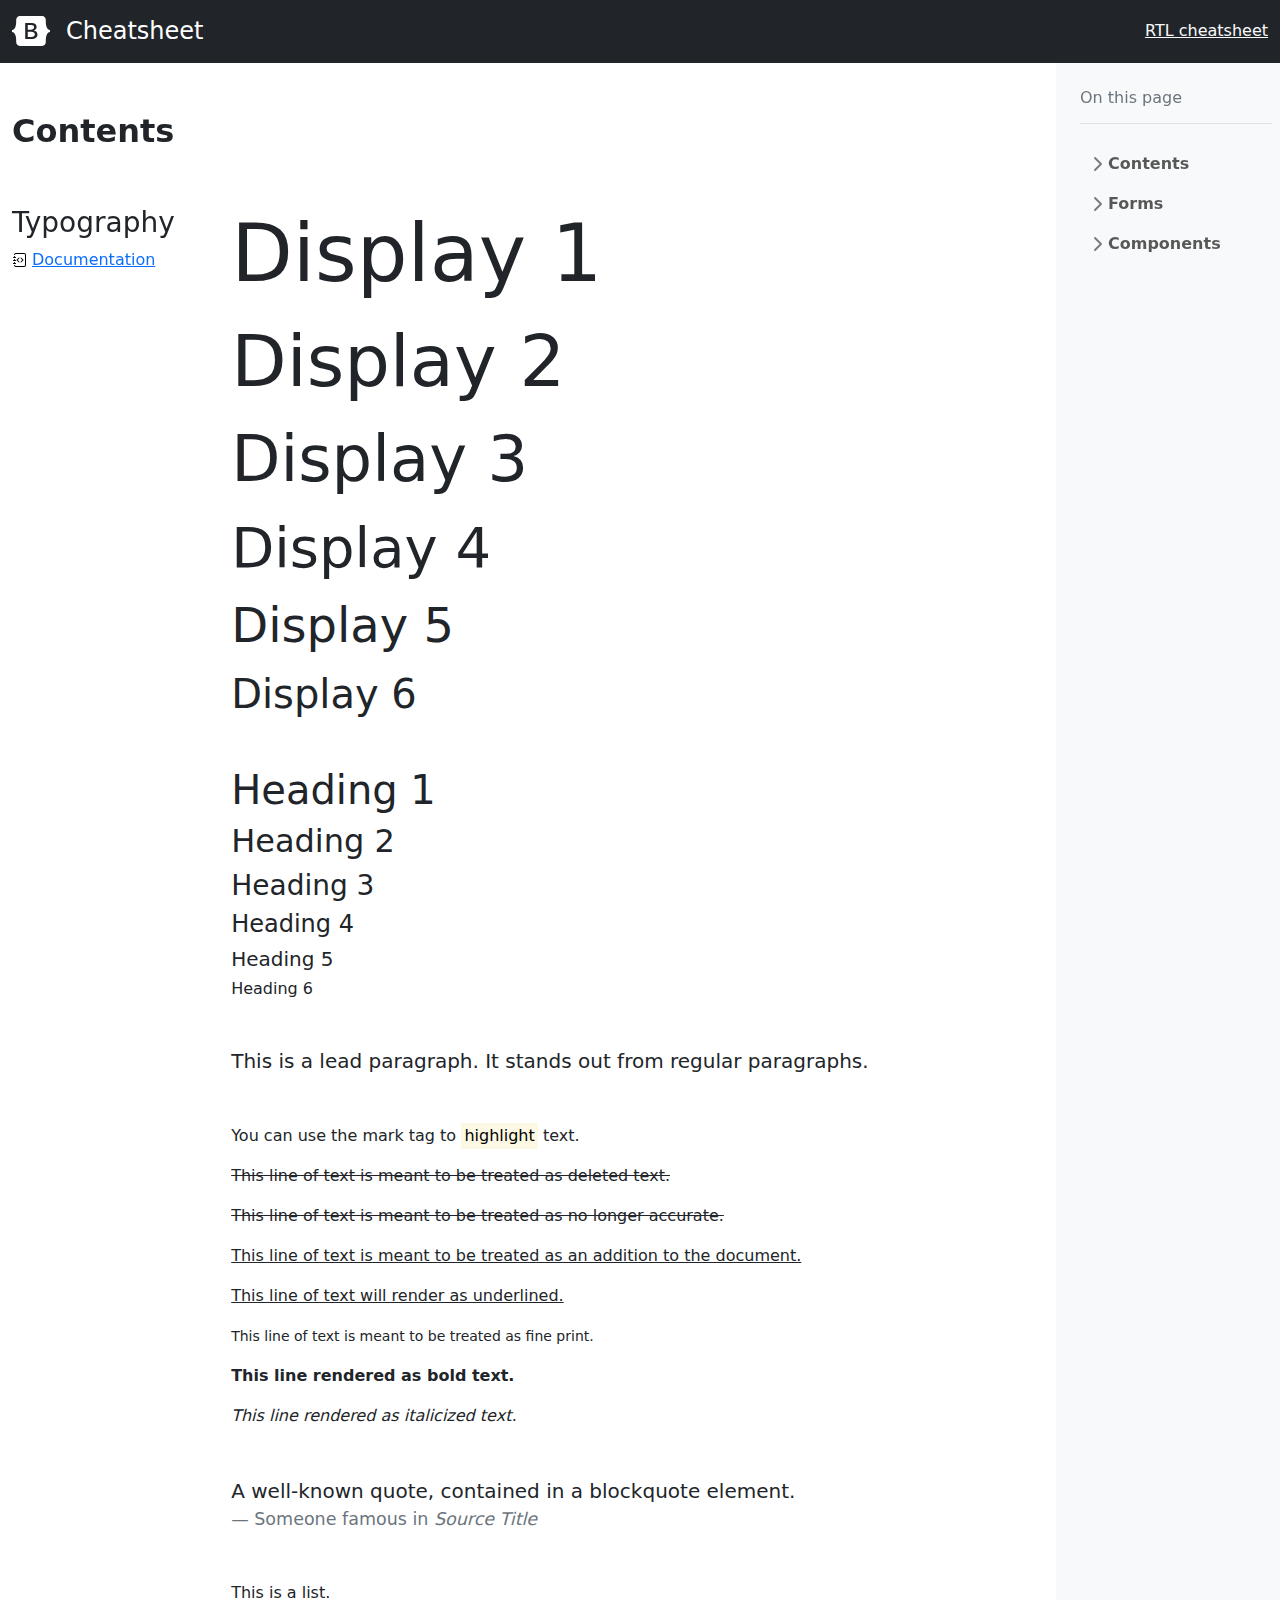
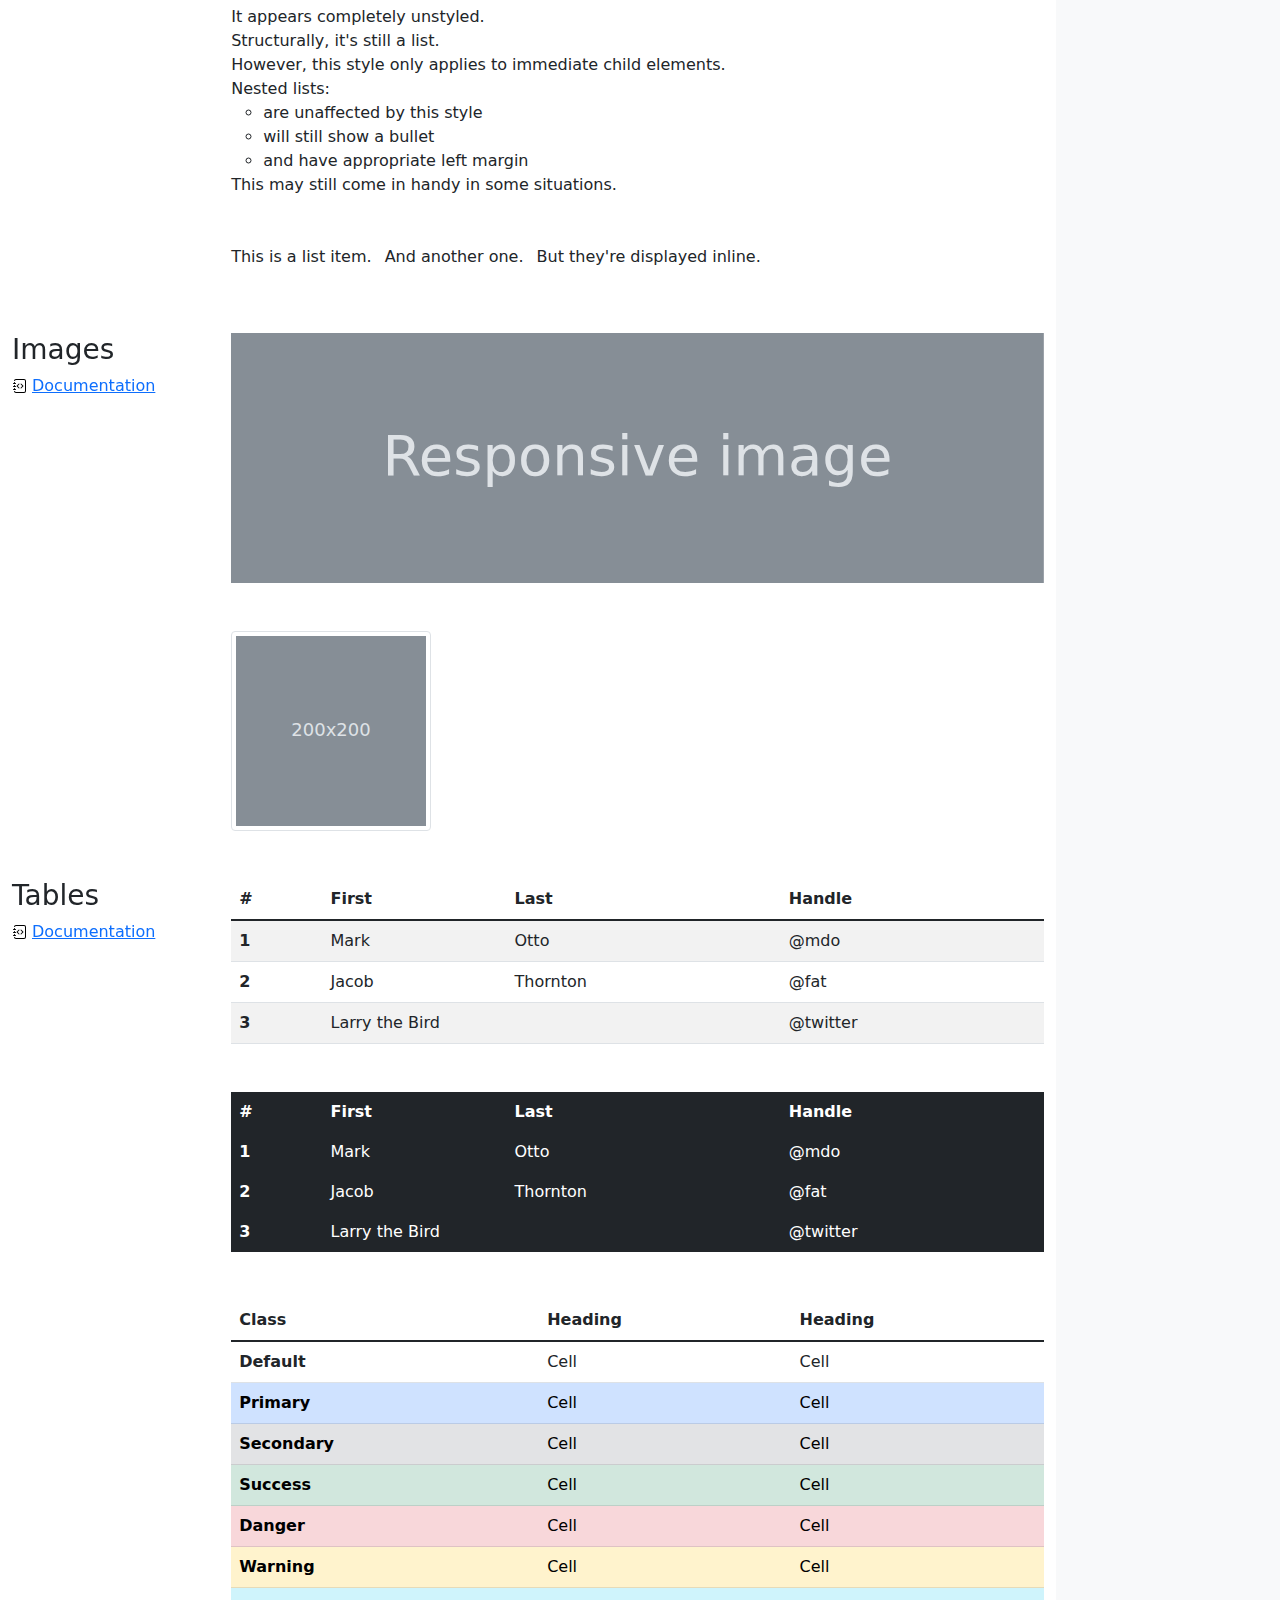
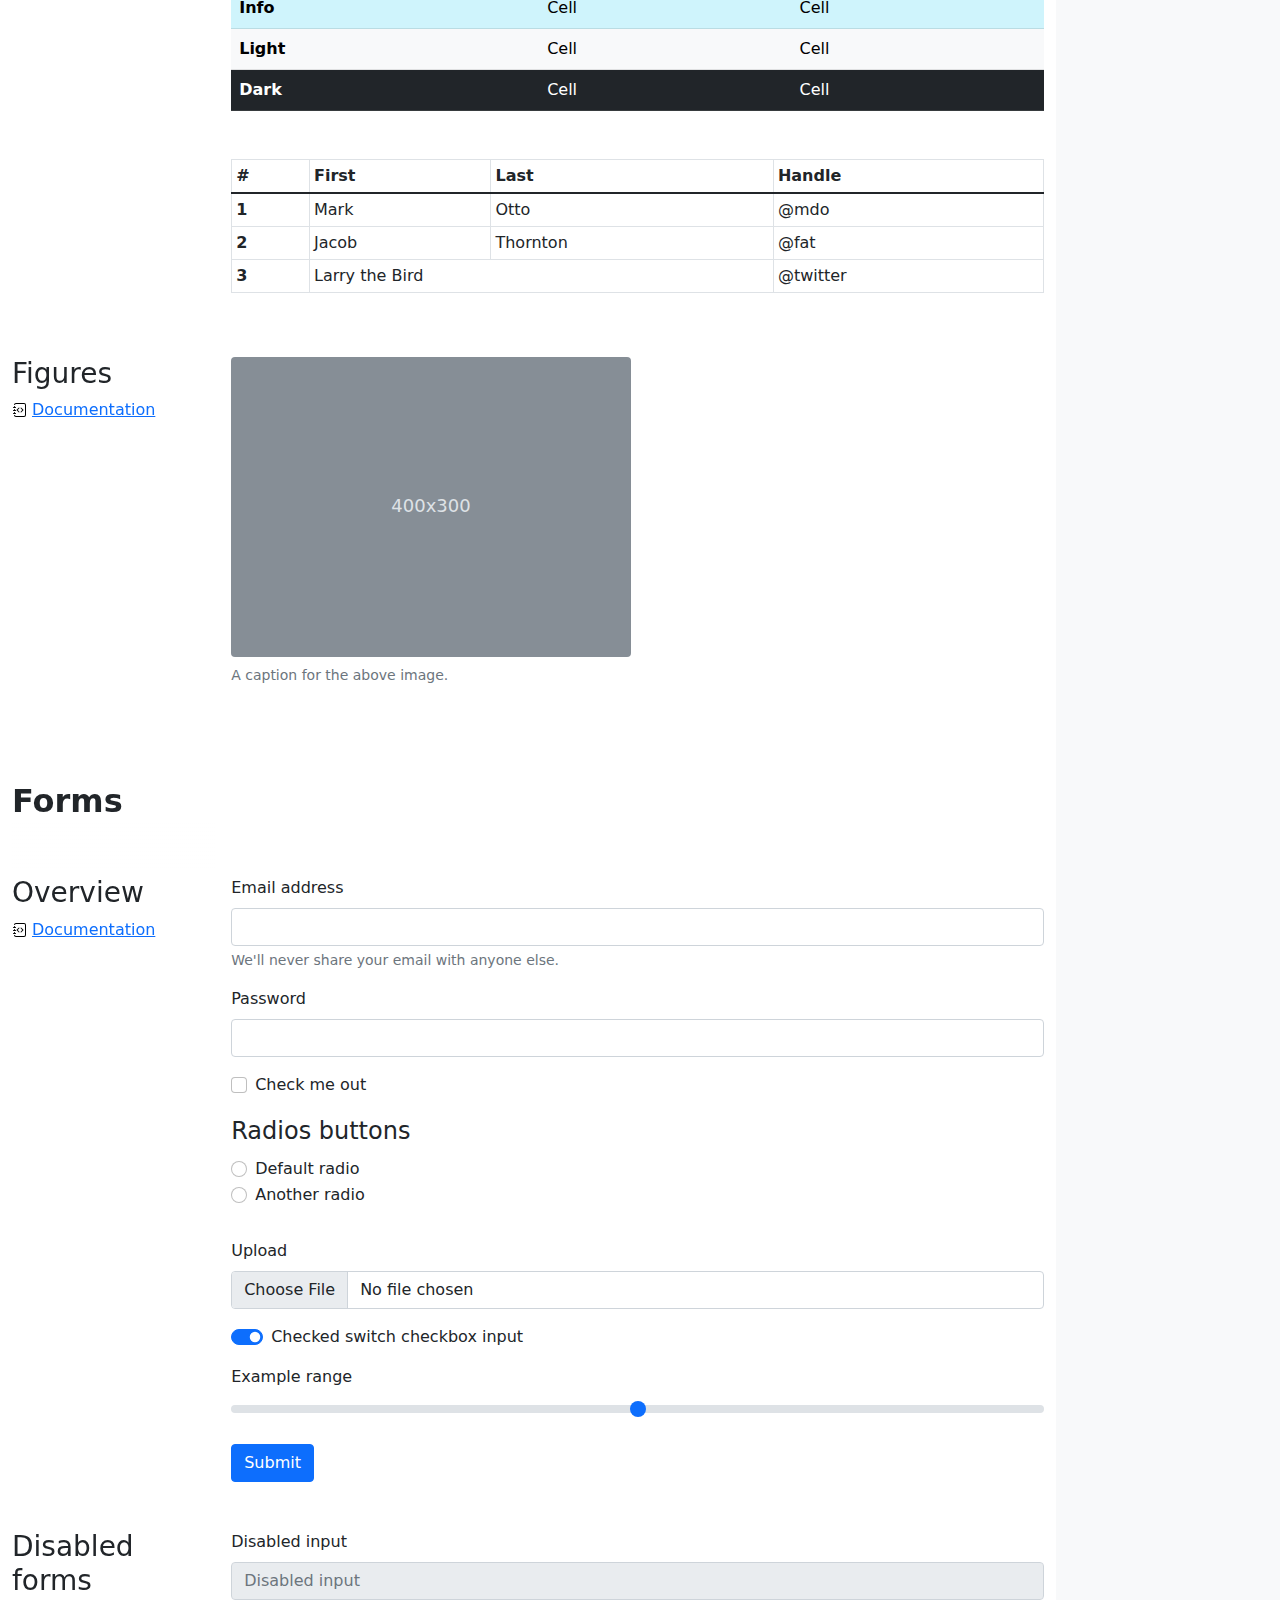
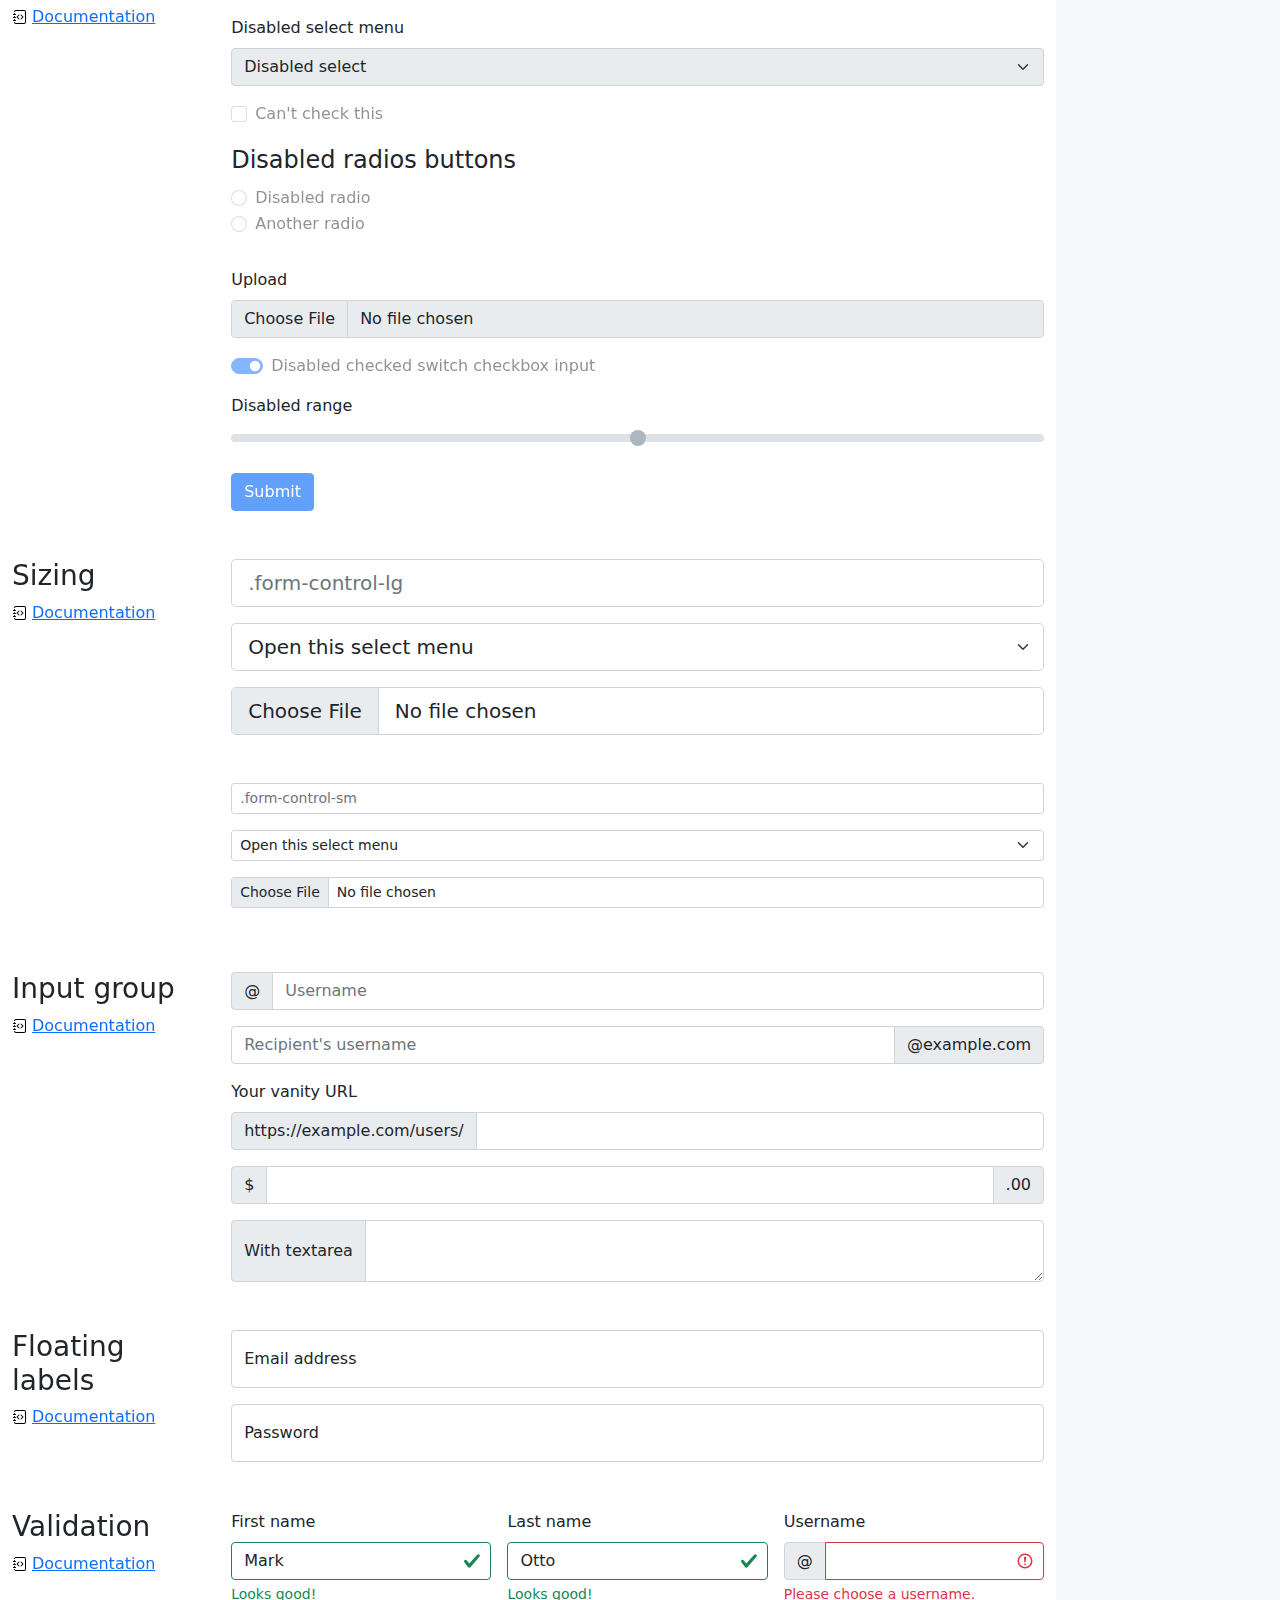
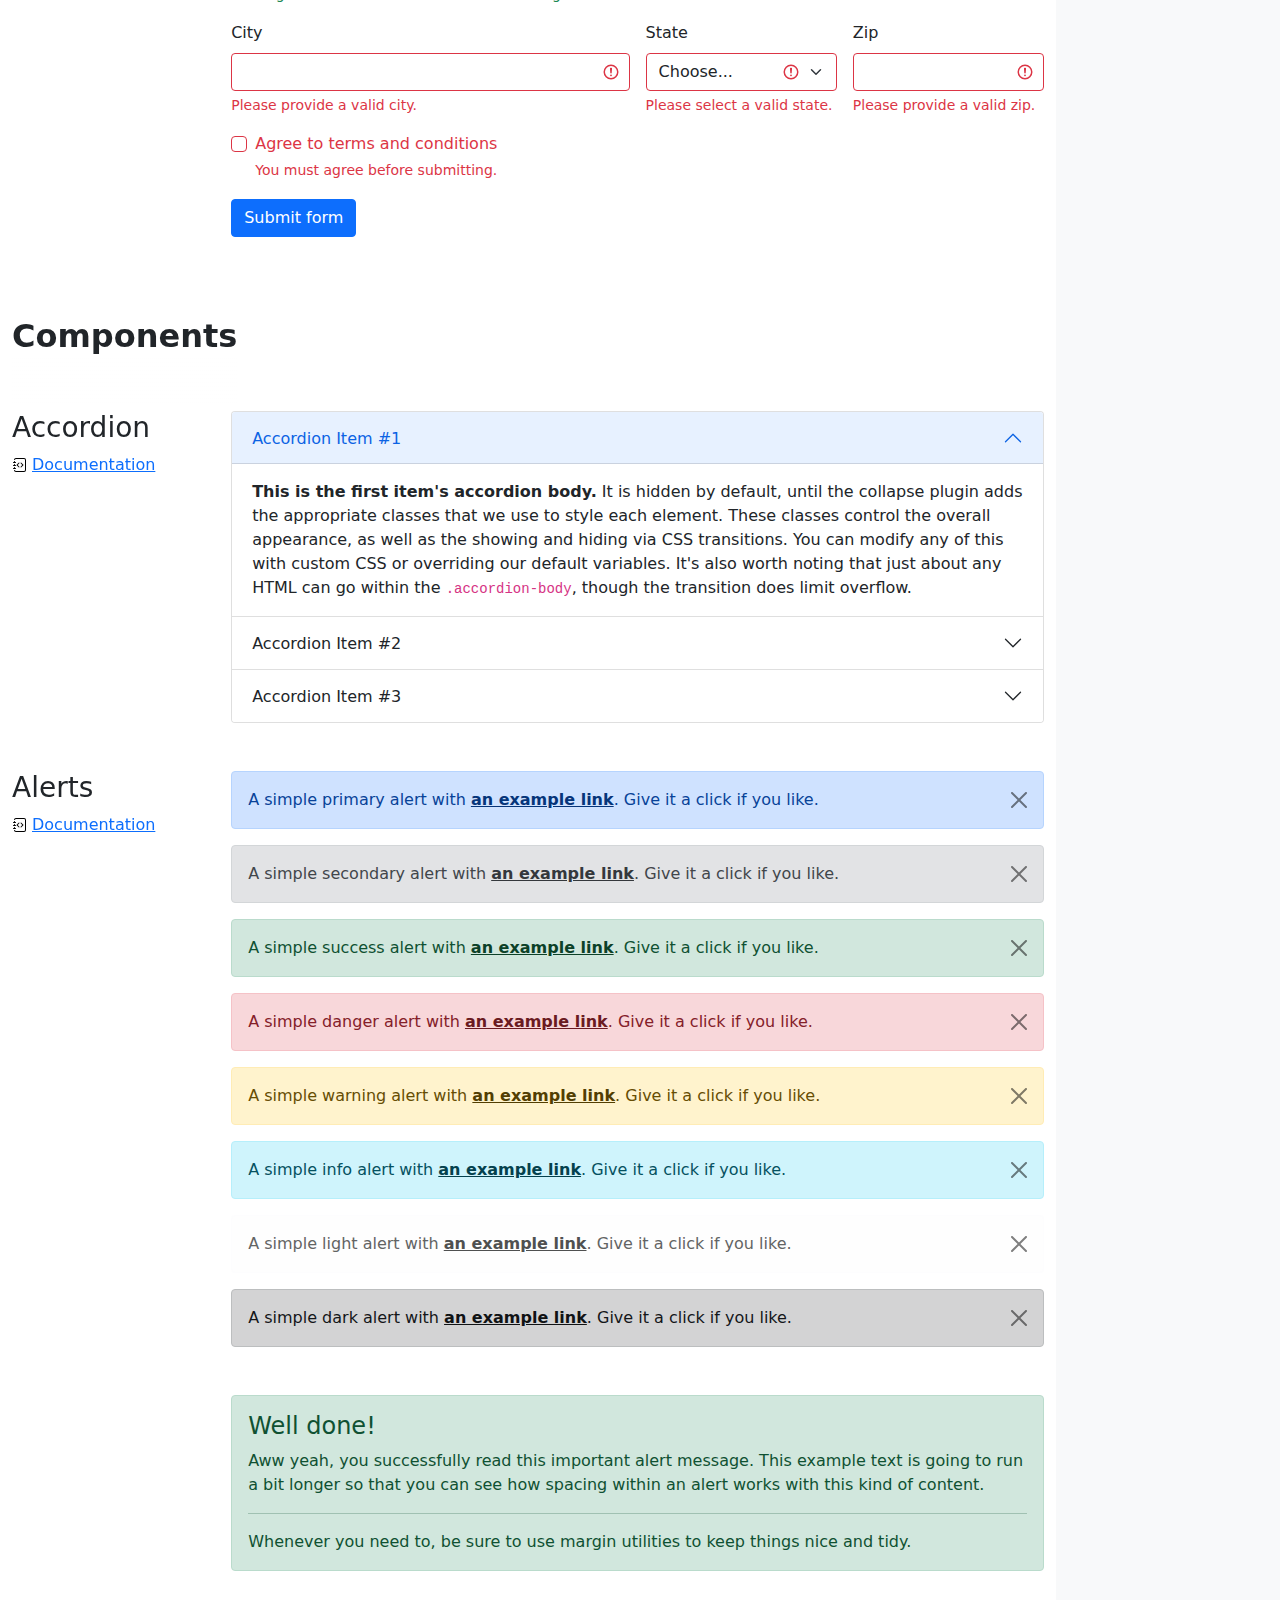
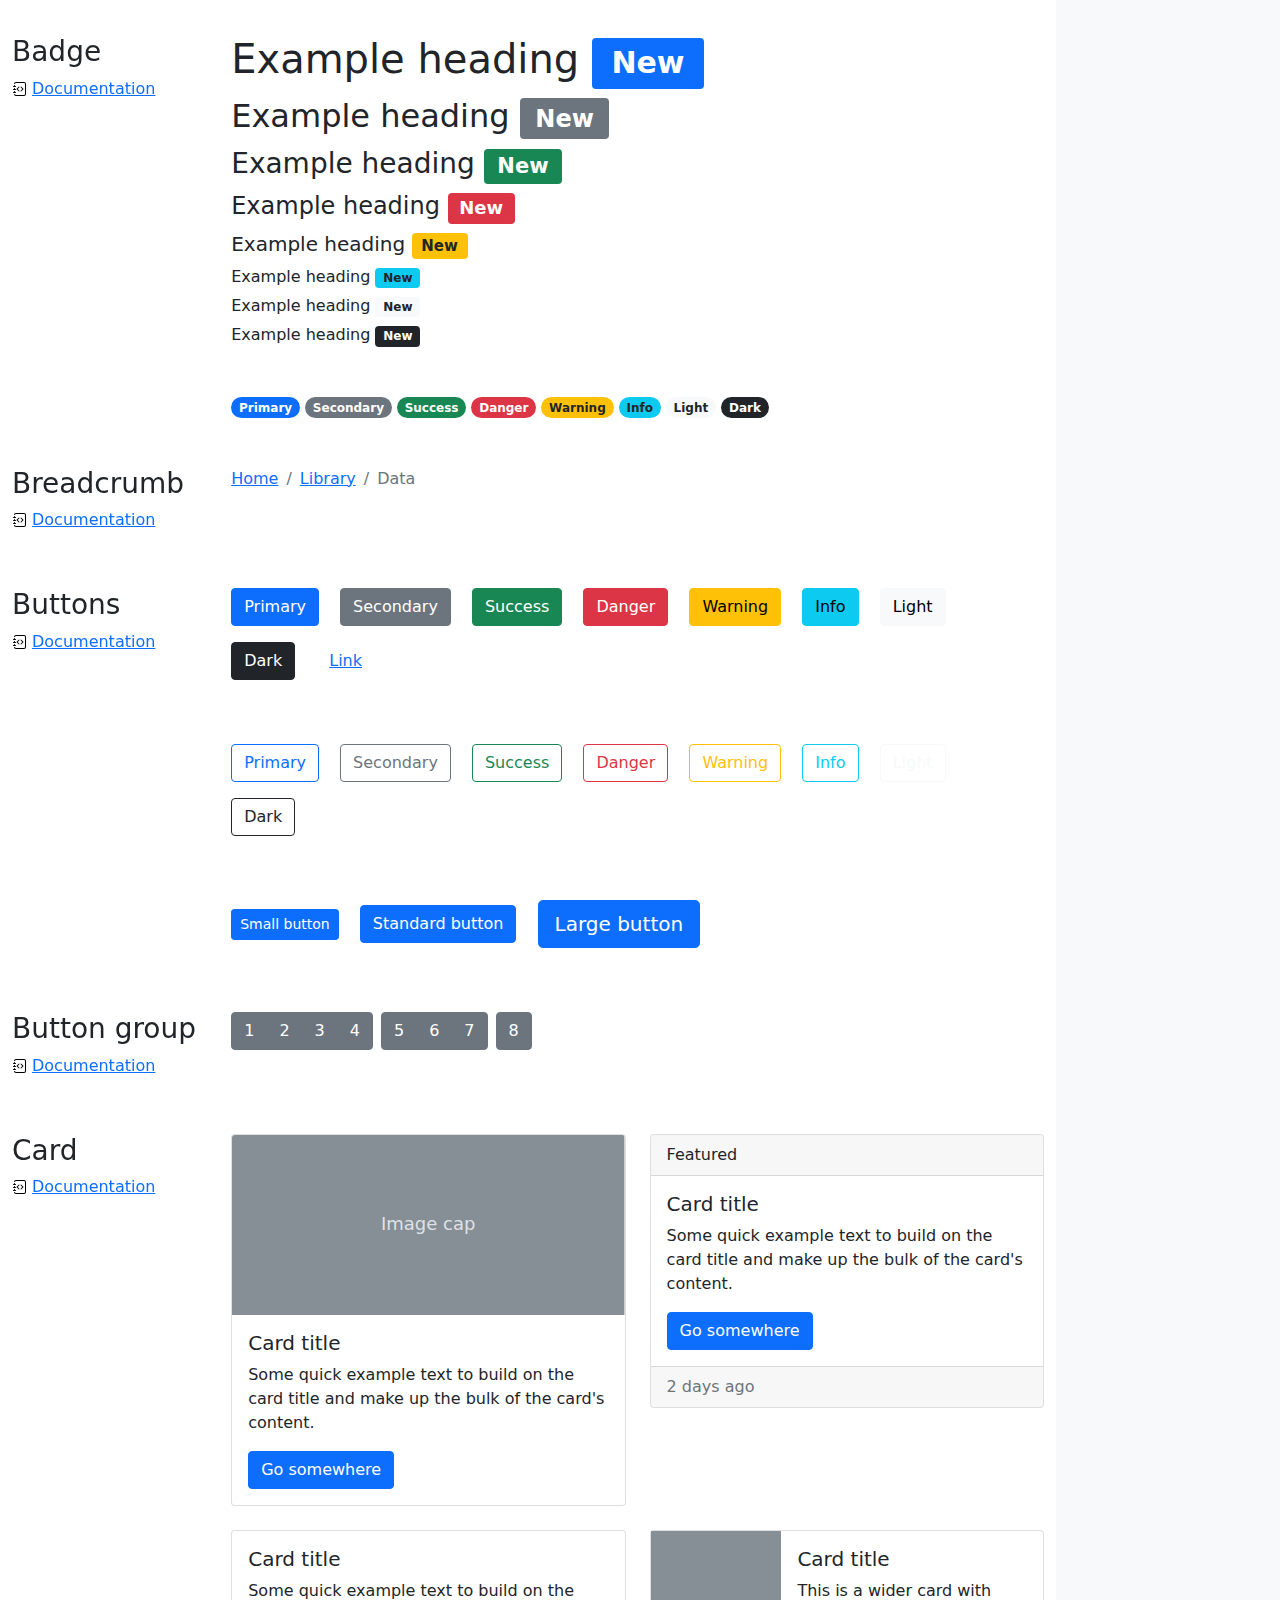
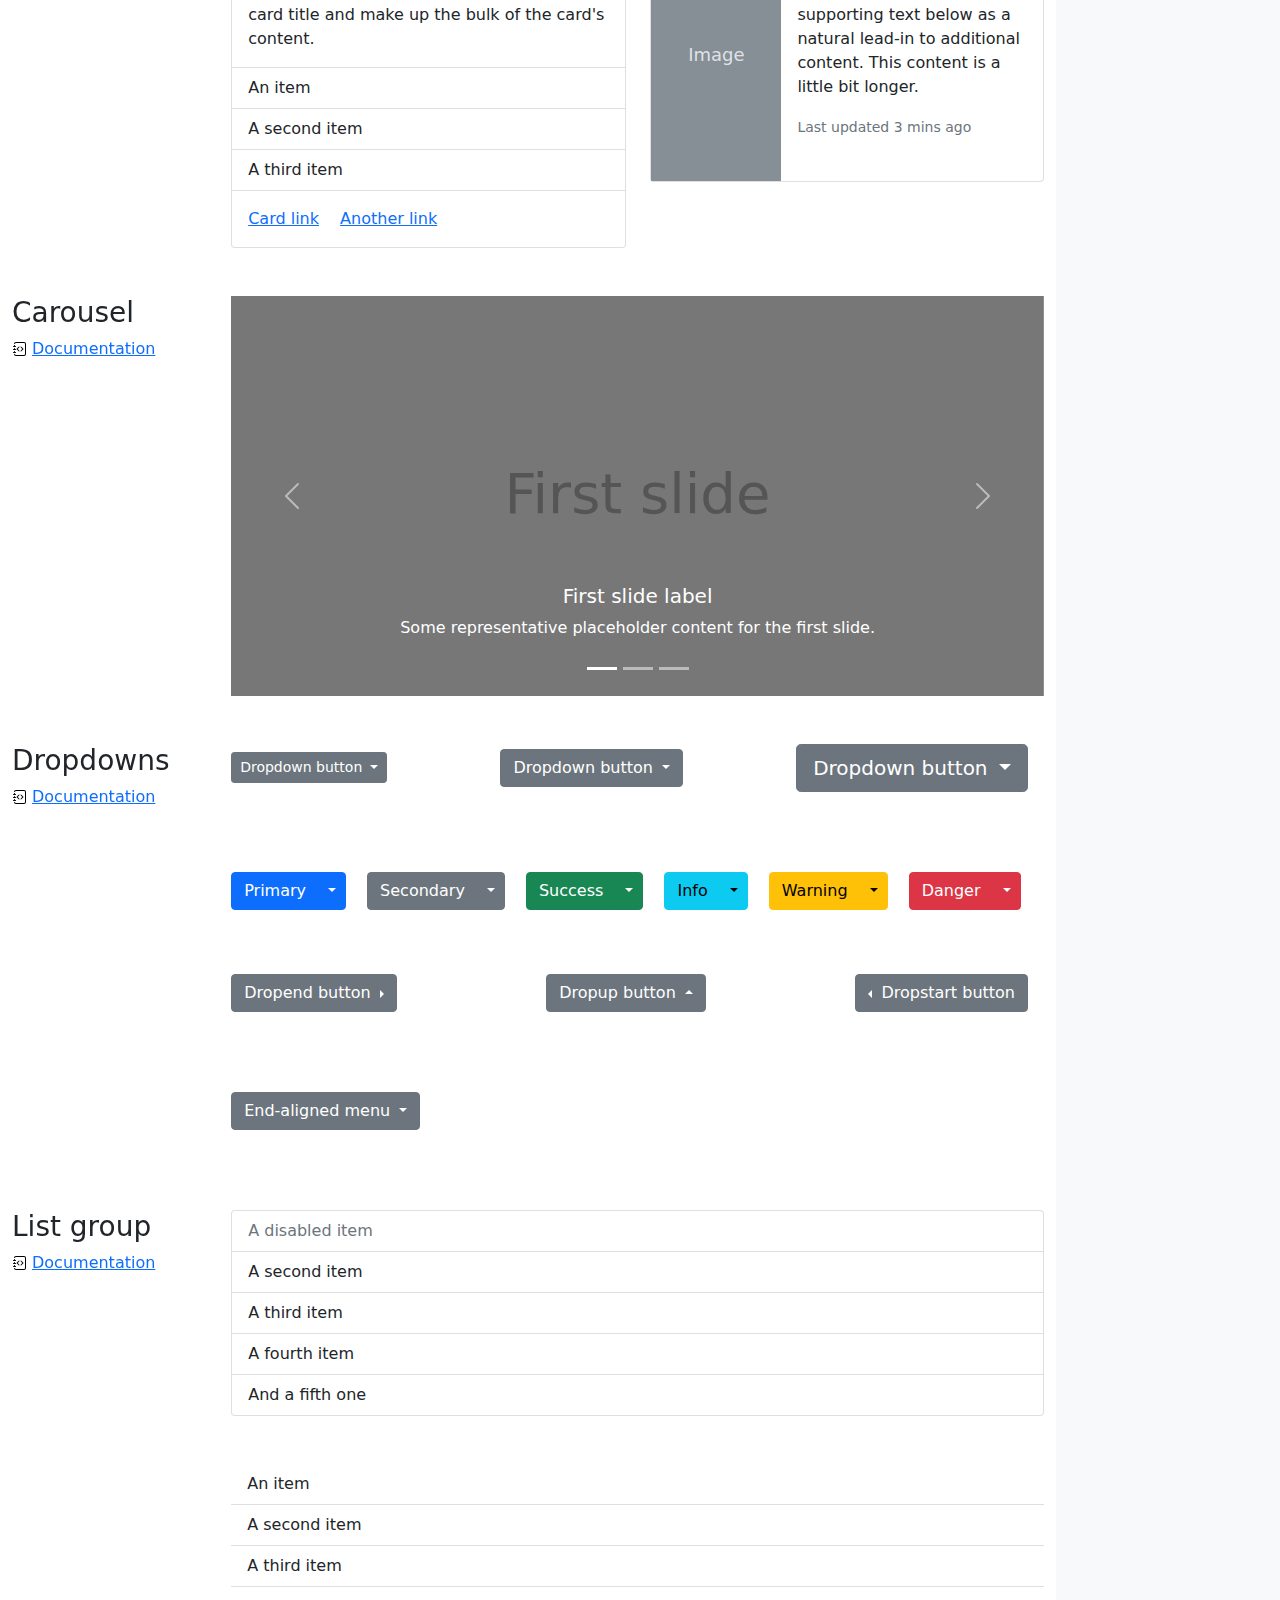
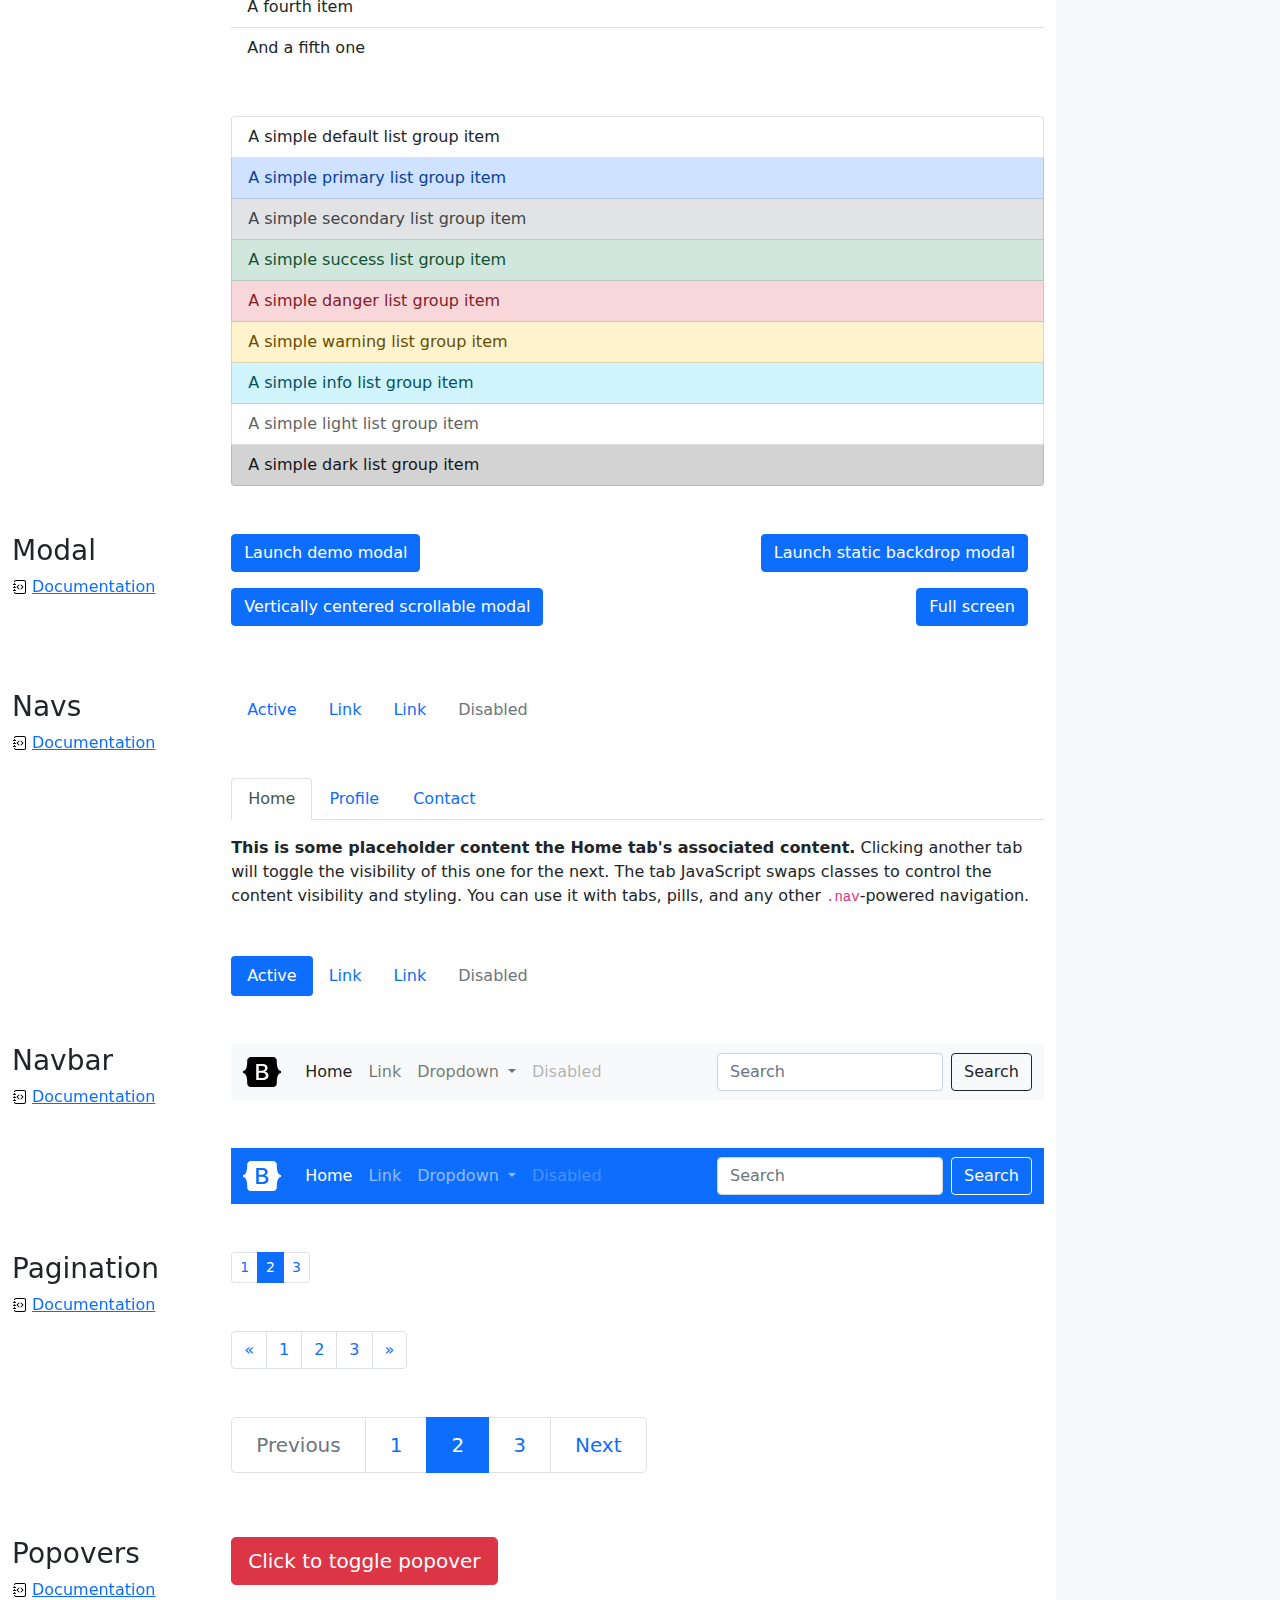
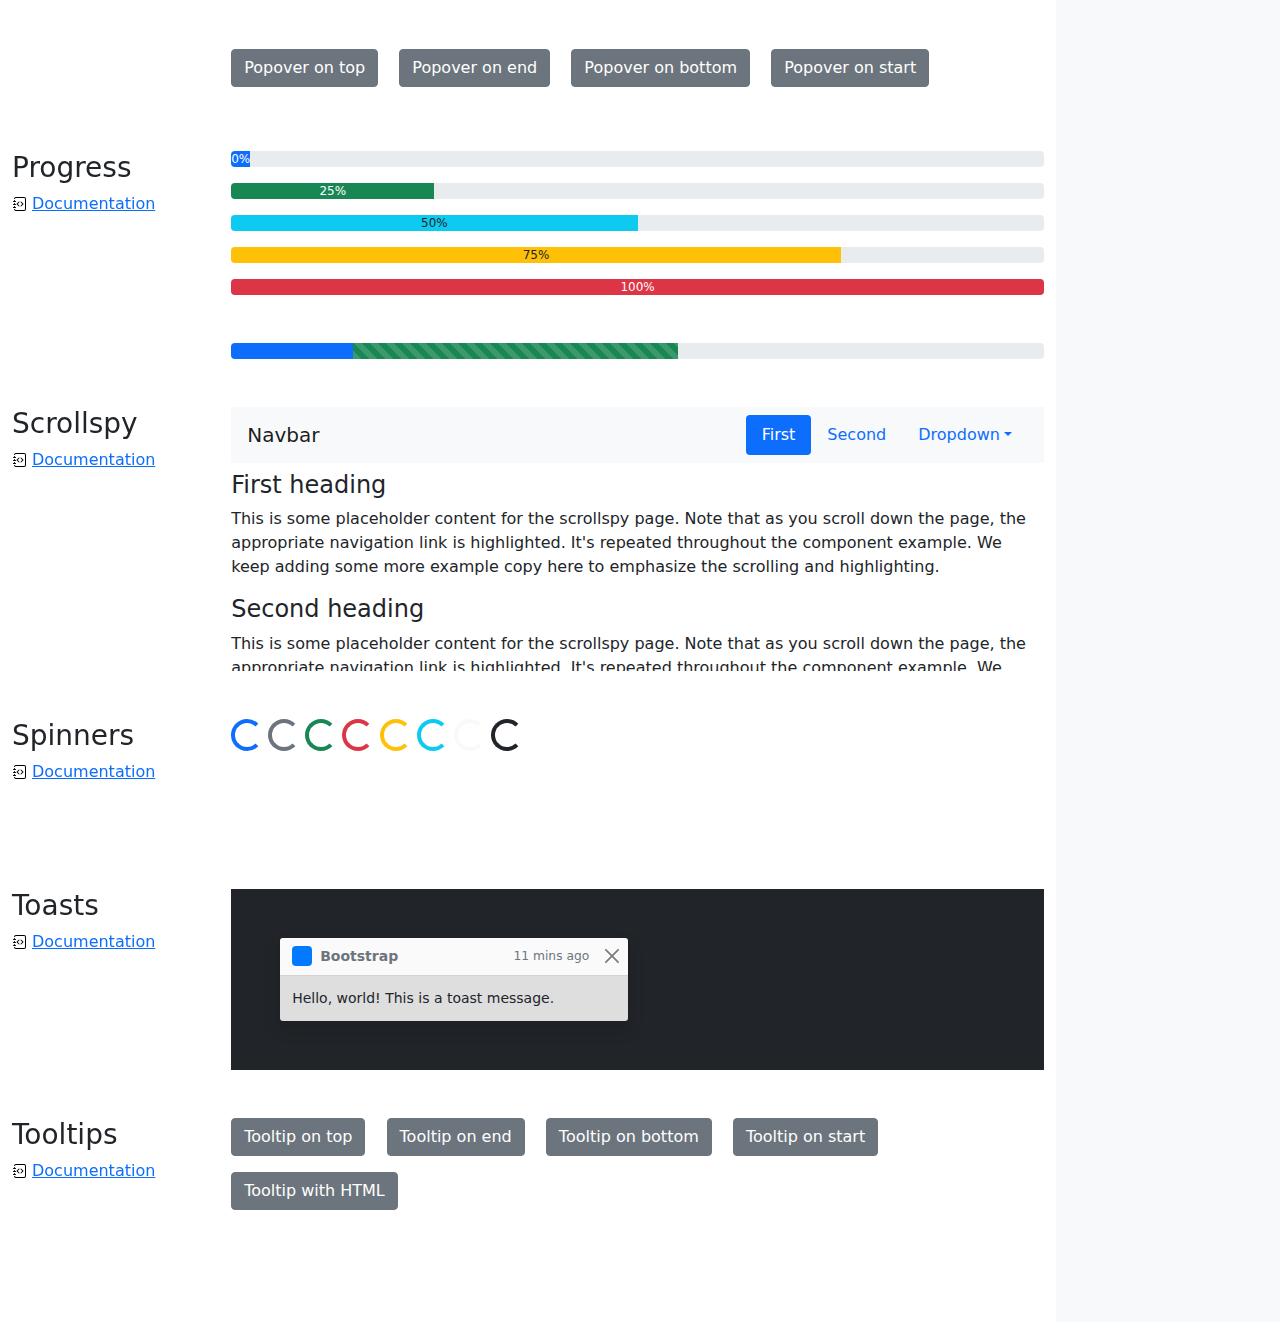
<file: bootstrap-5.1.3-examples/bootstrap-5.1.3-examples/cheatsheet/index.html>
<!doctype html>
<html lang="en">
  <head>
    <meta charset="utf-8">
    <meta name="viewport" content="width=device-width, initial-scale=1">
    <meta name="description" content="">
    <meta name="author" content="Mark Otto, Jacob Thornton, and Bootstrap contributors">
    <meta name="generator" content="Hugo 0.88.1">
    <title>Cheatsheet · Bootstrap v5.1</title>

    <link rel="canonical" href="https://getbootstrap.com/docs/5.1/examples/cheatsheet/">

    

    <!-- Bootstrap core CSS -->
<link href="../assets/dist/css/bootstrap.min.css" rel="stylesheet">

    <style>
      .bd-placeholder-img {
        font-size: 1.125rem;
        text-anchor: middle;
        -webkit-user-select: none;
        -moz-user-select: none;
        user-select: none;
      }

      @media (min-width: 768px) {
        .bd-placeholder-img-lg {
          font-size: 3.5rem;
        }
      }
    </style>

    
    <!-- Custom styles for this template -->
    <link href="cheatsheet.css" rel="stylesheet">
  </head>
  <body class="bg-light">
    
<header class="bd-header bg-dark py-3 d-flex align-items-stretch border-bottom border-dark">
  <div class="container-fluid d-flex align-items-center">
    <h1 class="d-flex align-items-center fs-4 text-white mb-0">
      <img src="../assets/brand/bootstrap-logo-white.svg" width="38" height="30" class="me-3" alt="Bootstrap">
      Cheatsheet
    </h1>
    <a href="../examples/cheatsheet-rtl/" class="ms-auto link-light" hreflang="ar">RTL cheatsheet</a>
  </div>
</header>
<aside class="bd-aside sticky-xl-top text-muted align-self-start mb-3 mb-xl-5 px-2">
  <h2 class="h6 pt-4 pb-3 mb-4 border-bottom">On this page</h2>
  <nav class="small" id="toc">
    <ul class="list-unstyled">
      <li class="my-2">
        <button class="btn d-inline-flex align-items-center collapsed" data-bs-toggle="collapse" aria-expanded="false" data-bs-target="#contents-collapse" aria-controls="contents-collapse">Contents</button>
        <ul class="list-unstyled ps-3 collapse" id="contents-collapse">
          <li><a class="d-inline-flex align-items-center rounded" href="#typography">Typography</a></li>
          <li><a class="d-inline-flex align-items-center rounded" href="#images">Images</a></li>
          <li><a class="d-inline-flex align-items-center rounded" href="#tables">Tables</a></li>
          <li><a class="d-inline-flex align-items-center rounded" href="#figures">Figures</a></li>
        </ul>
      </li>
      <li class="my-2">
        <button class="btn d-inline-flex align-items-center collapsed" data-bs-toggle="collapse" aria-expanded="false" data-bs-target="#forms-collapse" aria-controls="forms-collapse">Forms</button>
        <ul class="list-unstyled ps-3 collapse" id="forms-collapse">
          <li><a class="d-inline-flex align-items-center rounded" href="#overview">Overview</a></li>
          <li><a class="d-inline-flex align-items-center rounded" href="#disabled-forms">Disabled forms</a></li>
          <li><a class="d-inline-flex align-items-center rounded" href="#sizing">Sizing</a></li>
          <li><a class="d-inline-flex align-items-center rounded" href="#input-group">Input group</a></li>
          <li><a class="d-inline-flex align-items-center rounded" href="#floating-labels">Floating labels</a></li>
          <li><a class="d-inline-flex align-items-center rounded" href="#validation">Validation</a></li>
        </ul>
      </li>
      <li class="my-2">
        <button class="btn d-inline-flex align-items-center collapsed" data-bs-toggle="collapse" aria-expanded="false" data-bs-target="#components-collapse" aria-controls="components-collapse">Components</button>
        <ul class="list-unstyled ps-3 collapse" id="components-collapse">
          <li><a class="d-inline-flex align-items-center rounded" href="#accordion">Accordion</a></li>
          <li><a class="d-inline-flex align-items-center rounded" href="#alerts">Alerts</a></li>
          <li><a class="d-inline-flex align-items-center rounded" href="#badge">Badge</a></li>
          <li><a class="d-inline-flex align-items-center rounded" href="#breadcrumb">Breadcrumb</a></li>
          <li><a class="d-inline-flex align-items-center rounded" href="#buttons">Buttons</a></li>
          <li><a class="d-inline-flex align-items-center rounded" href="#button-group">Button group</a></li>
          <li><a class="d-inline-flex align-items-center rounded" href="#card">Card</a></li>
          <li><a class="d-inline-flex align-items-center rounded" href="#carousel">Carousel</a></li>
          <li><a class="d-inline-flex align-items-center rounded" href="#dropdowns">Dropdowns</a></li>
          <li><a class="d-inline-flex align-items-center rounded" href="#list-group">List group</a></li>
          <li><a class="d-inline-flex align-items-center rounded" href="#modal">Modal</a></li>
          <li><a class="d-inline-flex align-items-center rounded" href="#navs">Navs</a></li>
          <li><a class="d-inline-flex align-items-center rounded" href="#navbar">Navbar</a></li>
          <li><a class="d-inline-flex align-items-center rounded" href="#pagination">Pagination</a></li>
          <li><a class="d-inline-flex align-items-center rounded" href="#popovers">Popovers</a></li>
          <li><a class="d-inline-flex align-items-center rounded" href="#progress">Progress</a></li>
          <li><a class="d-inline-flex align-items-center rounded" href="#scrollspy">Scrollspy</a></li>
          <li><a class="d-inline-flex align-items-center rounded" href="#spinners">Spinners</a></li>
          <li><a class="d-inline-flex align-items-center rounded" href="#toasts">Toasts</a></li>
          <li><a class="d-inline-flex align-items-center rounded" href="#tooltips">Tooltips</a></li>
        </ul>
      </li>
    </ul>
  </nav>
</aside>
<div class="bd-cheatsheet container-fluid bg-body">
  <section id="content">
    <h2 class="sticky-xl-top fw-bold pt-3 pt-xl-5 pb-2 pb-xl-3">Contents</h2>

    <article class="my-3" id="typography">
      <div class="bd-heading sticky-xl-top align-self-start mt-5 mb-3 mt-xl-0 mb-xl-2">
        <h3>Typography</h3>
        <a class="d-flex align-items-center" href="../content/typography/">Documentation</a>
      </div>

      <div>
        <div class="bd-example">
        <p class="display-1">Display 1</p>
        <p class="display-2">Display 2</p>
        <p class="display-3">Display 3</p>
        <p class="display-4">Display 4</p>
        <p class="display-5">Display 5</p>
        <p class="display-6">Display 6</p>
        </div>

        <div class="bd-example">
        <p class="h1">Heading 1</p>
        <p class="h2">Heading 2</p>
        <p class="h3">Heading 3</p>
        <p class="h4">Heading 4</p>
        <p class="h5">Heading 5</p>
        <p class="h6">Heading 6</p>
        </div>

        <div class="bd-example">
        <p class="lead">
          This is a lead paragraph. It stands out from regular paragraphs.
        </p>
        </div>

        <div class="bd-example">
        <p>You can use the mark tag to <mark>highlight</mark> text.</p>
        <p><del>This line of text is meant to be treated as deleted text.</del></p>
        <p><s>This line of text is meant to be treated as no longer accurate.</s></p>
        <p><ins>This line of text is meant to be treated as an addition to the document.</ins></p>
        <p><u>This line of text will render as underlined.</u></p>
        <p><small>This line of text is meant to be treated as fine print.</small></p>
        <p><strong>This line rendered as bold text.</strong></p>
        <p><em>This line rendered as italicized text.</em></p>
        </div>

        <div class="bd-example">
        <blockquote class="blockquote">
          <p>A well-known quote, contained in a blockquote element.</p>
          <footer class="blockquote-footer">Someone famous in <cite title="Source Title">Source Title</cite></footer>
        </blockquote>
        </div>

        <div class="bd-example">
        <ul class="list-unstyled">
          <li>This is a list.</li>
          <li>It appears completely unstyled.</li>
          <li>Structurally, it's still a list.</li>
          <li>However, this style only applies to immediate child elements.</li>
          <li>Nested lists:
            <ul>
              <li>are unaffected by this style</li>
              <li>will still show a bullet</li>
              <li>and have appropriate left margin</li>
            </ul>
          </li>
          <li>This may still come in handy in some situations.</li>
        </ul>
        </div>

        <div class="bd-example">
        <ul class="list-inline">
          <li class="list-inline-item">This is a list item.</li>
          <li class="list-inline-item">And another one.</li>
          <li class="list-inline-item">But they're displayed inline.</li>
        </ul>
        </div>
      </div>
    </article>
    <article class="my-3" id="images">
      <div class="bd-heading sticky-xl-top align-self-start mt-5 mb-3 mt-xl-0 mb-xl-2">
        <h3>Images</h3>
        <a class="d-flex align-items-center" href="../content/images/">Documentation</a>
      </div>

      <div>
        <div class="bd-example">
        <svg class="bd-placeholder-img bd-placeholder-img-lg img-fluid" width="100%" height="250" xmlns="http://www.w3.org/2000/svg" role="img" aria-label="Placeholder: Responsive image" preserveAspectRatio="xMidYMid slice" focusable="false"><title>Placeholder</title><rect width="100%" height="100%" fill="#868e96"/><text x="50%" y="50%" fill="#dee2e6" dy=".3em">Responsive image</text></svg>

        </div>

        <div class="bd-example">
        <svg class="bd-placeholder-img img-thumbnail" width="200" height="200" xmlns="http://www.w3.org/2000/svg" role="img" aria-label="A generic square placeholder image with a white border around it, making it resemble a photograph taken with an old instant camera: 200x200" preserveAspectRatio="xMidYMid slice" focusable="false"><title>A generic square placeholder image with a white border around it, making it resemble a photograph taken with an old instant camera</title><rect width="100%" height="100%" fill="#868e96"/><text x="50%" y="50%" fill="#dee2e6" dy=".3em">200x200</text></svg>

        </div>
      </div>
    </article>
    <article class="my-3" id="tables">
      <div class="bd-heading sticky-xl-top align-self-start mt-5 mb-3 mt-xl-0 mb-xl-2">
        <h3>Tables</h3>
        <a class="d-flex align-items-center" href="../content/tables/">Documentation</a>
      </div>

      <div>
        <div class="bd-example">
        <table class="table table-striped">
          <thead>
          <tr>
            <th scope="col">#</th>
            <th scope="col">First</th>
            <th scope="col">Last</th>
            <th scope="col">Handle</th>
          </tr>
          </thead>
          <tbody>
          <tr>
            <th scope="row">1</th>
            <td>Mark</td>
            <td>Otto</td>
            <td>@mdo</td>
          </tr>
          <tr>
            <th scope="row">2</th>
            <td>Jacob</td>
            <td>Thornton</td>
            <td>@fat</td>
          </tr>
          <tr>
            <th scope="row">3</th>
            <td colspan="2">Larry the Bird</td>
            <td>@twitter</td>
          </tr>
          </tbody>
        </table>
        </div>

        <div class="bd-example">
        <table class="table table-dark table-borderless">
          <thead>
          <tr>
            <th scope="col">#</th>
            <th scope="col">First</th>
            <th scope="col">Last</th>
            <th scope="col">Handle</th>
          </tr>
          </thead>
          <tbody>
          <tr>
            <th scope="row">1</th>
            <td>Mark</td>
            <td>Otto</td>
            <td>@mdo</td>
          </tr>
          <tr>
            <th scope="row">2</th>
            <td>Jacob</td>
            <td>Thornton</td>
            <td>@fat</td>
          </tr>
          <tr>
            <th scope="row">3</th>
            <td colspan="2">Larry the Bird</td>
            <td>@twitter</td>
          </tr>
          </tbody>
        </table>
        </div>

        <div class="bd-example">
        <table class="table table-hover">
          <thead>
          <tr>
            <th scope="col">Class</th>
            <th scope="col">Heading</th>
            <th scope="col">Heading</th>
          </tr>
          </thead>
          <tbody>
          <tr>
            <th scope="row">Default</th>
            <td>Cell</td>
            <td>Cell</td>
          </tr>
          
          <tr class="table-primary">
            <th scope="row">Primary</th>
            <td>Cell</td>
            <td>Cell</td>
          </tr>
          <tr class="table-secondary">
            <th scope="row">Secondary</th>
            <td>Cell</td>
            <td>Cell</td>
          </tr>
          <tr class="table-success">
            <th scope="row">Success</th>
            <td>Cell</td>
            <td>Cell</td>
          </tr>
          <tr class="table-danger">
            <th scope="row">Danger</th>
            <td>Cell</td>
            <td>Cell</td>
          </tr>
          <tr class="table-warning">
            <th scope="row">Warning</th>
            <td>Cell</td>
            <td>Cell</td>
          </tr>
          <tr class="table-info">
            <th scope="row">Info</th>
            <td>Cell</td>
            <td>Cell</td>
          </tr>
          <tr class="table-light">
            <th scope="row">Light</th>
            <td>Cell</td>
            <td>Cell</td>
          </tr>
          <tr class="table-dark">
            <th scope="row">Dark</th>
            <td>Cell</td>
            <td>Cell</td>
          </tr>
          </tbody>
        </table>
        </div>

        <div class="bd-example">
        <table class="table table-sm table-bordered">
          <thead>
          <tr>
            <th scope="col">#</th>
            <th scope="col">First</th>
            <th scope="col">Last</th>
            <th scope="col">Handle</th>
          </tr>
          </thead>
          <tbody>
          <tr>
            <th scope="row">1</th>
            <td>Mark</td>
            <td>Otto</td>
            <td>@mdo</td>
          </tr>
          <tr>
            <th scope="row">2</th>
            <td>Jacob</td>
            <td>Thornton</td>
            <td>@fat</td>
          </tr>
          <tr>
            <th scope="row">3</th>
            <td colspan="2">Larry the Bird</td>
            <td>@twitter</td>
          </tr>
          </tbody>
        </table>
        </div>
      </div>
    </article>
    <article class="my-3" id="figures">
      <div class="bd-heading sticky-xl-top align-self-start mt-5 mb-3 mt-xl-0 mb-xl-2">
        <h3>Figures</h3>
        <a class="d-flex align-items-center" href="../content/figures/">Documentation</a>
      </div>

      <div>
        <div class="bd-example">
        <figure class="figure">
          <svg class="bd-placeholder-img figure-img img-fluid rounded" width="400" height="300" xmlns="http://www.w3.org/2000/svg" role="img" aria-label="Placeholder: 400x300" preserveAspectRatio="xMidYMid slice" focusable="false"><title>Placeholder</title><rect width="100%" height="100%" fill="#868e96"/><text x="50%" y="50%" fill="#dee2e6" dy=".3em">400x300</text></svg>

          <figcaption class="figure-caption">A caption for the above image.</figcaption>
        </figure>
        </div>
      </div>
    </article>
  </section>

  <section id="forms">
    <h2 class="sticky-xl-top fw-bold pt-3 pt-xl-5 pb-2 pb-xl-3">Forms</h2>

    <article class="my-3" id="overview">
      <div class="bd-heading sticky-xl-top align-self-start mt-5 mb-3 mt-xl-0 mb-xl-2">
        <h3>Overview</h3>
        <a class="d-flex align-items-center" href="../forms/overview/">Documentation</a>
      </div>

      <div>
        <div class="bd-example">
        <form>
          <div class="mb-3">
            <label for="exampleInputEmail1" class="form-label">Email address</label>
            <input type="email" class="form-control" id="exampleInputEmail1" aria-describedby="emailHelp">
            <div id="emailHelp" class="form-text">We'll never share your email with anyone else.</div>
          </div>
          <div class="mb-3">
            <label for="exampleInputPassword1" class="form-label">Password</label>
            <input type="password" class="form-control" id="exampleInputPassword1">
          </div>
          <div class="mb-3 form-check">
            <input type="checkbox" class="form-check-input" id="exampleCheck1">
            <label class="form-check-label" for="exampleCheck1">Check me out</label>
          </div>
          <fieldset class="mb-3">
            <legend>Radios buttons</legend>
            <div class="form-check">
              <input type="radio" name="radios" class="form-check-input" id="exampleRadio1">
              <label class="form-check-label" for="exampleRadio1">Default radio</label>
            </div>
            <div class="mb-3 form-check">
              <input type="radio" name="radios" class="form-check-input" id="exampleRadio2">
              <label class="form-check-label" for="exampleRadio2">Another radio</label>
            </div>
          </fieldset>
          <div class="mb-3">
            <label class="form-label" for="customFile">Upload</label>
            <input type="file" class="form-control" id="customFile">
          </div>
          <div class="mb-3 form-check form-switch">
            <input class="form-check-input" type="checkbox" role="switch" id="flexSwitchCheckChecked" checked>
            <label class="form-check-label" for="flexSwitchCheckChecked">Checked switch checkbox input</label>
          </div>
          <div class="mb-3">
            <label for="customRange3" class="form-label">Example range</label>
            <input type="range" class="form-range" min="0" max="5" step="0.5" id="customRange3">
          </div>
          <button type="submit" class="btn btn-primary">Submit</button>
        </form>
        </div>
      </div>
    </article>
    <article class="my-3" id="disabled-forms">
      <div class="bd-heading sticky-xl-top align-self-start mt-5 mb-3 mt-xl-0 mb-xl-2">
        <h3>Disabled forms</h3>
        <a class="d-flex align-items-center" href="../forms/overview/#disabled-forms">Documentation</a>
      </div>

      <div>
        <div class="bd-example">
        <form>
          <fieldset disabled aria-label="Disabled fieldset example">
            <div class="mb-3">
              <label for="disabledTextInput" class="form-label">Disabled input</label>
              <input type="text" id="disabledTextInput" class="form-control" placeholder="Disabled input">
            </div>
            <div class="mb-3">
              <label for="disabledSelect" class="form-label">Disabled select menu</label>
              <select id="disabledSelect" class="form-select">
                <option>Disabled select</option>
              </select>
            </div>
            <div class="mb-3">
              <div class="form-check">
                <input class="form-check-input" type="checkbox" id="disabledFieldsetCheck" disabled>
                <label class="form-check-label" for="disabledFieldsetCheck">
                  Can't check this
                </label>
              </div>
            </div>
            <fieldset class="mb-3">
              <legend>Disabled radios buttons</legend>
              <div class="form-check">
                <input type="radio" name="radios" class="form-check-input" id="disabledRadio1" disabled>
                <label class="form-check-label" for="disabledRadio1">Disabled radio</label>
              </div>
              <div class="mb-3 form-check">
                <input type="radio" name="radios" class="form-check-input" id="disabledRadio2" disabled>
                <label class="form-check-label" for="disabledRadio2">Another radio</label>
              </div>
            </fieldset>
            <div class="mb-3">
              <label class="form-label" for="disabledCustomFile">Upload</label>
              <input type="file" class="form-control" id="disabledCustomFile" disabled>
            </div>
            <div class="mb-3 form-check form-switch">
              <input class="form-check-input" type="checkbox" role="switch" id="disabledSwitchCheckChecked" checked disabled>
              <label class="form-check-label" for="disabledSwitchCheckChecked">Disabled checked switch checkbox input</label>
            </div>
            <div class="mb-3">
              <label for="disabledRange" class="form-label">Disabled range</label>
              <input type="range" class="form-range" min="0" max="5" step="0.5" id="disabledRange">
            </div>
            <button type="submit" class="btn btn-primary">Submit</button>
          </fieldset>
        </form>
        </div>
      </div>
    </article>
    <article class="my-3" id="sizing">
      <div class="bd-heading sticky-xl-top align-self-start mt-5 mb-3 mt-xl-0 mb-xl-2">
        <h3>Sizing</h3>
        <a class="d-flex align-items-center" href="../forms/form-control/#sizing">Documentation</a>
      </div>

      <div>
        <div class="bd-example">
        <div class="mb-3">
          <input class="form-control form-control-lg" type="text" placeholder=".form-control-lg" aria-label=".form-control-lg example">
        </div>
        <div class="mb-3">
          <select class="form-select form-select-lg mb-3" aria-label=".form-select-lg example">
            <option selected>Open this select menu</option>
            <option value="1">One</option>
            <option value="2">Two</option>
            <option value="3">Three</option>
          </select>
        </div>
        <div class="mb-3">
          <input type="file" class="form-control form-control-lg" aria-label="Large file input example">
        </div>
        </div>

        <div class="bd-example">
        <div class="mb-3">
          <input class="form-control form-control-sm" type="text" placeholder=".form-control-sm" aria-label=".form-control-sm example">
        </div>
        <div class="mb-3">
          <select class="form-select form-select-sm" aria-label=".form-select-sm example">
            <option selected>Open this select menu</option>
            <option value="1">One</option>
            <option value="2">Two</option>
            <option value="3">Three</option>
          </select>
        </div>
        <div class="mb-3">
          <input type="file" class="form-control form-control-sm" aria-label="Small file input example">
        </div>
        </div>
      </div>
    </article>
    <article class="my-3" id="input-group">
      <div class="bd-heading sticky-xl-top align-self-start mt-5 mb-3 mt-xl-0 mb-xl-2">
        <h3>Input group</h3>
        <a class="d-flex align-items-center" href="../forms/input-group/">Documentation</a>
      </div>

      <div>
        <div class="bd-example">
        <div class="input-group mb-3">
          <span class="input-group-text" id="basic-addon1">@</span>
          <input type="text" class="form-control" placeholder="Username" aria-label="Username" aria-describedby="basic-addon1">
        </div>
        <div class="input-group mb-3">
          <input type="text" class="form-control" placeholder="Recipient's username" aria-label="Recipient's username" aria-describedby="basic-addon2">
          <span class="input-group-text" id="basic-addon2">@example.com</span>
        </div>
        <label for="basic-url" class="form-label">Your vanity URL</label>
        <div class="input-group mb-3">
          <span class="input-group-text" id="basic-addon3">https://example.com/users/</span>
          <input type="text" class="form-control" id="basic-url" aria-describedby="basic-addon3">
        </div>
        <div class="input-group mb-3">
          <span class="input-group-text">$</span>
          <input type="text" class="form-control" aria-label="Amount (to the nearest dollar)">
          <span class="input-group-text">.00</span>
        </div>
        <div class="input-group">
          <span class="input-group-text">With textarea</span>
          <textarea class="form-control" aria-label="With textarea"></textarea>
        </div>
        </div>
      </div>
    </article>
    <article class="my-3" id="floating-labels">
      <div class="bd-heading sticky-xl-top align-self-start mt-5 mb-3 mt-xl-0 mb-xl-2">
        <h3>Floating labels</h3>
        <a class="d-flex align-items-center" href="../forms/floating-labels/">Documentation</a>
      </div>

      <div>
        <div class="bd-example">
        <form>
          <div class="form-floating mb-3">
            <input type="email" class="form-control" id="floatingInput" placeholder="name@example.com">
            <label for="floatingInput">Email address</label>
          </div>
          <div class="form-floating">
            <input type="password" class="form-control" id="floatingPassword" placeholder="Password">
            <label for="floatingPassword">Password</label>
          </div>
        </form>
        </div>
      </div>
    </article>
    <article class="my-3" id="validation">
      <div class="bd-heading sticky-xl-top align-self-start mt-5 mb-3 mt-xl-0 mb-xl-2">
        <h3>Validation</h3>
        <a class="d-flex align-items-center" href="../forms/validation/">Documentation</a>
      </div>

      <div>
        <div class="bd-example">
        <form class="row g-3">
          <div class="col-md-4">
            <label for="validationServer01" class="form-label">First name</label>
            <input type="text" class="form-control is-valid" id="validationServer01" value="Mark" required>
            <div class="valid-feedback">
              Looks good!
            </div>
          </div>
          <div class="col-md-4">
            <label for="validationServer02" class="form-label">Last name</label>
            <input type="text" class="form-control is-valid" id="validationServer02" value="Otto" required>
            <div class="valid-feedback">
              Looks good!
            </div>
          </div>
          <div class="col-md-4">
            <label for="validationServerUsername" class="form-label">Username</label>
            <div class="input-group has-validation">
              <span class="input-group-text" id="inputGroupPrepend3">@</span>
              <input type="text" class="form-control is-invalid" id="validationServerUsername" aria-describedby="inputGroupPrepend3" required>
              <div class="invalid-feedback">
                Please choose a username.
              </div>
            </div>
          </div>
          <div class="col-md-6">
            <label for="validationServer03" class="form-label">City</label>
            <input type="text" class="form-control is-invalid" id="validationServer03" required>
            <div class="invalid-feedback">
              Please provide a valid city.
            </div>
          </div>
          <div class="col-md-3">
            <label for="validationServer04" class="form-label">State</label>
            <select class="form-select is-invalid" id="validationServer04" required>
              <option selected disabled value="">Choose...</option>
              <option>...</option>
            </select>
            <div class="invalid-feedback">
              Please select a valid state.
            </div>
          </div>
          <div class="col-md-3">
            <label for="validationServer05" class="form-label">Zip</label>
            <input type="text" class="form-control is-invalid" id="validationServer05" required>
            <div class="invalid-feedback">
              Please provide a valid zip.
            </div>
          </div>
          <div class="col-12">
            <div class="form-check">
              <input class="form-check-input is-invalid" type="checkbox" value="" id="invalidCheck3" required>
              <label class="form-check-label" for="invalidCheck3">
                Agree to terms and conditions
              </label>
              <div class="invalid-feedback">
                You must agree before submitting.
              </div>
            </div>
          </div>
          <div class="col-12">
            <button class="btn btn-primary" type="submit">Submit form</button>
          </div>
        </form>
        </div>
      </div>
    </article>
  </section>

  <section id="components">
    <h2 class="sticky-xl-top fw-bold pt-3 pt-xl-5 pb-2 pb-xl-3">Components</h2>

    <article class="my-3" id="accordion">
      <div class="bd-heading sticky-xl-top align-self-start mt-5 mb-3 mt-xl-0 mb-xl-2">
        <h3>Accordion</h3>
        <a class="d-flex align-items-center" href="../components/accordion/">Documentation</a>
      </div>

      <div>
        <div class="bd-example">
        <div class="accordion" id="accordionExample">
          <div class="accordion-item">
            <h4 class="accordion-header" id="headingOne">
              <button class="accordion-button" type="button" data-bs-toggle="collapse" data-bs-target="#collapseOne" aria-expanded="true" aria-controls="collapseOne">
                Accordion Item #1
              </button>
            </h4>
            <div id="collapseOne" class="accordion-collapse collapse show" aria-labelledby="headingOne" data-bs-parent="#accordionExample">
              <div class="accordion-body">
                <strong>This is the first item's accordion body.</strong> It is hidden by default, until the collapse plugin adds the appropriate classes that we use to style each element. These classes control the overall appearance, as well as the showing and hiding via CSS transitions. You can modify any of this with custom CSS or overriding our default variables. It's also worth noting that just about any HTML can go within the <code>.accordion-body</code>, though the transition does limit overflow.
              </div>
            </div>
          </div>
          <div class="accordion-item">
            <h4 class="accordion-header" id="headingTwo">
              <button class="accordion-button collapsed" type="button" data-bs-toggle="collapse" data-bs-target="#collapseTwo" aria-expanded="false" aria-controls="collapseTwo">
                Accordion Item #2
              </button>
            </h4>
            <div id="collapseTwo" class="accordion-collapse collapse" aria-labelledby="headingTwo" data-bs-parent="#accordionExample">
              <div class="accordion-body">
                <strong>This is the second item's accordion body.</strong> It is hidden by default, until the collapse plugin adds the appropriate classes that we use to style each element. These classes control the overall appearance, as well as the showing and hiding via CSS transitions. You can modify any of this with custom CSS or overriding our default variables. It's also worth noting that just about any HTML can go within the <code>.accordion-body</code>, though the transition does limit overflow.
              </div>
            </div>
          </div>
          <div class="accordion-item">
            <h4 class="accordion-header" id="headingThree">
              <button class="accordion-button collapsed" type="button" data-bs-toggle="collapse" data-bs-target="#collapseThree" aria-expanded="false" aria-controls="collapseThree">
                Accordion Item #3
              </button>
            </h4>
            <div id="collapseThree" class="accordion-collapse collapse" aria-labelledby="headingThree" data-bs-parent="#accordionExample">
              <div class="accordion-body">
                <strong>This is the third item's accordion body.</strong> It is hidden by default, until the collapse plugin adds the appropriate classes that we use to style each element. These classes control the overall appearance, as well as the showing and hiding via CSS transitions. You can modify any of this with custom CSS or overriding our default variables. It's also worth noting that just about any HTML can go within the <code>.accordion-body</code>, though the transition does limit overflow.
              </div>
            </div>
          </div>
        </div>
        </div>
      </div>
    </article>
    <article class="my-3" id="alerts">
      <div class="bd-heading sticky-xl-top align-self-start mt-5 mb-3 mt-xl-0 mb-xl-2">
        <h3>Alerts</h3>
        <a class="d-flex align-items-center" href="../components/alerts/">Documentation</a>
      </div>

      <div>
        <div class="bd-example">
        
        <div class="alert alert-primary alert-dismissible fade show" role="alert">
          A simple primary alert with <a href="#" class="alert-link">an example link</a>. Give it a click if you like.
          <button type="button" class="btn-close" data-bs-dismiss="alert" aria-label="Close"></button>
        </div>
        <div class="alert alert-secondary alert-dismissible fade show" role="alert">
          A simple secondary alert with <a href="#" class="alert-link">an example link</a>. Give it a click if you like.
          <button type="button" class="btn-close" data-bs-dismiss="alert" aria-label="Close"></button>
        </div>
        <div class="alert alert-success alert-dismissible fade show" role="alert">
          A simple success alert with <a href="#" class="alert-link">an example link</a>. Give it a click if you like.
          <button type="button" class="btn-close" data-bs-dismiss="alert" aria-label="Close"></button>
        </div>
        <div class="alert alert-danger alert-dismissible fade show" role="alert">
          A simple danger alert with <a href="#" class="alert-link">an example link</a>. Give it a click if you like.
          <button type="button" class="btn-close" data-bs-dismiss="alert" aria-label="Close"></button>
        </div>
        <div class="alert alert-warning alert-dismissible fade show" role="alert">
          A simple warning alert with <a href="#" class="alert-link">an example link</a>. Give it a click if you like.
          <button type="button" class="btn-close" data-bs-dismiss="alert" aria-label="Close"></button>
        </div>
        <div class="alert alert-info alert-dismissible fade show" role="alert">
          A simple info alert with <a href="#" class="alert-link">an example link</a>. Give it a click if you like.
          <button type="button" class="btn-close" data-bs-dismiss="alert" aria-label="Close"></button>
        </div>
        <div class="alert alert-light alert-dismissible fade show" role="alert">
          A simple light alert with <a href="#" class="alert-link">an example link</a>. Give it a click if you like.
          <button type="button" class="btn-close" data-bs-dismiss="alert" aria-label="Close"></button>
        </div>
        <div class="alert alert-dark alert-dismissible fade show" role="alert">
          A simple dark alert with <a href="#" class="alert-link">an example link</a>. Give it a click if you like.
          <button type="button" class="btn-close" data-bs-dismiss="alert" aria-label="Close"></button>
        </div>
        </div>

        <div class="bd-example">
        <div class="alert alert-success" role="alert">
          <h4 class="alert-heading">Well done!</h4>
          <p>Aww yeah, you successfully read this important alert message. This example text is going to run a bit longer so that you can see how spacing within an alert works with this kind of content.</p>
          <hr>
          <p class="mb-0">Whenever you need to, be sure to use margin utilities to keep things nice and tidy.</p>
        </div>
        </div>
      </div>
    </article>
    <article class="my-3" id="badge">
      <div class="bd-heading sticky-xl-top align-self-start mt-5 mb-3 mt-xl-0 mb-xl-2">
        <h3>Badge</h3>
        <a class="d-flex align-items-center" href="../components/badge/">Documentation</a>
      </div>

      <div>
        <div class="bd-example">
        <p class="h1">Example heading <span class="badge bg-primary">New</span></p>
        <p class="h2">Example heading <span class="badge bg-secondary">New</span></p>
        <p class="h3">Example heading <span class="badge bg-success">New</span></p>
        <p class="h4">Example heading <span class="badge bg-danger">New</span></p>
        <p class="h5">Example heading <span class="badge bg-warning text-dark">New</span></p>
        <p class="h6">Example heading <span class="badge bg-info text-dark">New</span></p>
        <p class="h6">Example heading <span class="badge bg-light text-dark">New</span></p>
        <p class="h6">Example heading <span class="badge bg-dark">New</span></p>
        </div>

        <div class="bd-example">
        
        <span class="badge rounded-pill bg-primary">Primary</span>
        <span class="badge rounded-pill bg-secondary">Secondary</span>
        <span class="badge rounded-pill bg-success">Success</span>
        <span class="badge rounded-pill bg-danger">Danger</span>
        <span class="badge rounded-pill bg-warning text-dark">Warning</span>
        <span class="badge rounded-pill bg-info text-dark">Info</span>
        <span class="badge rounded-pill bg-light text-dark">Light</span>
        <span class="badge rounded-pill bg-dark">Dark</span>
        </div>
      </div>
    </article>
    <article class="my-3" id="breadcrumb">
      <div class="bd-heading sticky-xl-top align-self-start mt-5 mb-3 mt-xl-0 mb-xl-2">
        <h3>Breadcrumb</h3>
        <a class="d-flex align-items-center" href="../components/breadcrumb/">Documentation</a>
      </div>

      <div>
        <div class="bd-example">
        <nav aria-label="breadcrumb">
          <ol class="breadcrumb">
            <li class="breadcrumb-item"><a href="#">Home</a></li>
            <li class="breadcrumb-item"><a href="#">Library</a></li>
            <li class="breadcrumb-item active" aria-current="page">Data</li>
          </ol>
        </nav>
        </div>
      </div>
    </article>
    <article class="my-3" id="buttons">
      <div class="bd-heading sticky-xl-top align-self-start mt-5 mb-3 mt-xl-0 mb-xl-2">
        <h3>Buttons</h3>
        <a class="d-flex align-items-center" href="../components/buttons/">Documentation</a>
      </div>

      <div>
        <div class="bd-example">
        
        <button type="button" class="btn btn-primary">Primary</button>
        <button type="button" class="btn btn-secondary">Secondary</button>
        <button type="button" class="btn btn-success">Success</button>
        <button type="button" class="btn btn-danger">Danger</button>
        <button type="button" class="btn btn-warning">Warning</button>
        <button type="button" class="btn btn-info">Info</button>
        <button type="button" class="btn btn-light">Light</button>
        <button type="button" class="btn btn-dark">Dark</button>

        <button type="button" class="btn btn-link">Link</button>
        </div>

        <div class="bd-example">
        
        <button type="button" class="btn btn-outline-primary">Primary</button>
        <button type="button" class="btn btn-outline-secondary">Secondary</button>
        <button type="button" class="btn btn-outline-success">Success</button>
        <button type="button" class="btn btn-outline-danger">Danger</button>
        <button type="button" class="btn btn-outline-warning">Warning</button>
        <button type="button" class="btn btn-outline-info">Info</button>
        <button type="button" class="btn btn-outline-light">Light</button>
        <button type="button" class="btn btn-outline-dark">Dark</button>
        </div>

        <div class="bd-example">
        <button type="button" class="btn btn-primary btn-sm">Small button</button>
        <button type="button" class="btn btn-primary">Standard button</button>
        <button type="button" class="btn btn-primary btn-lg">Large button</button>
        </div>
      </div>
    </article>
    <article class="my-3" id="button-group">
      <div class="bd-heading sticky-xl-top align-self-start mt-5 mb-3 mt-xl-0 mb-xl-2">
        <h3>Button group</h3>
        <a class="d-flex align-items-center" href="../components/button-group/">Documentation</a>
      </div>

      <div>
        <div class="bd-example">
        <div class="btn-toolbar" role="toolbar" aria-label="Toolbar with button groups">
          <div class="btn-group me-2" role="group" aria-label="First group">
            <button type="button" class="btn btn-secondary">1</button>
            <button type="button" class="btn btn-secondary">2</button>
            <button type="button" class="btn btn-secondary">3</button>
            <button type="button" class="btn btn-secondary">4</button>
          </div>
          <div class="btn-group me-2" role="group" aria-label="Second group">
            <button type="button" class="btn btn-secondary">5</button>
            <button type="button" class="btn btn-secondary">6</button>
            <button type="button" class="btn btn-secondary">7</button>
          </div>
          <div class="btn-group" role="group" aria-label="Third group">
            <button type="button" class="btn btn-secondary">8</button>
          </div>
        </div>
        </div>
      </div>
    </article>
    <article class="my-3" id="card">
      <div class="bd-heading sticky-xl-top align-self-start mt-5 mb-3 mt-xl-0 mb-xl-2">
        <h3>Card</h3>
        <a class="d-flex align-items-center" href="../components/card/">Documentation</a>
      </div>

      <div>
        <div class="bd-example">
        <div class="row  row-cols-1 row-cols-md-2 g-4">
          <div class="col">
            <div class="card">
              <svg class="bd-placeholder-img card-img-top" width="100%" height="180" xmlns="http://www.w3.org/2000/svg" role="img" aria-label="Placeholder: Image cap" preserveAspectRatio="xMidYMid slice" focusable="false"><title>Placeholder</title><rect width="100%" height="100%" fill="#868e96"/><text x="50%" y="50%" fill="#dee2e6" dy=".3em">Image cap</text></svg>

              <div class="card-body">
                <h5 class="card-title">Card title</h5>
                <p class="card-text">Some quick example text to build on the card title and make up the bulk of the card's content.</p>
                <a href="#" class="btn btn-primary">Go somewhere</a>
              </div>
            </div>
          </div>
          <div class="col">
            <div class="card">
              <div class="card-header">
                Featured
              </div>
              <div class="card-body">
                <h5 class="card-title">Card title</h5>
                <p class="card-text">Some quick example text to build on the card title and make up the bulk of the card's content.</p>
                <a href="#" class="btn btn-primary">Go somewhere</a>
              </div>
              <div class="card-footer text-muted">
                2 days ago
              </div>
            </div>
          </div>
          <div class="col">
            <div class="card">
              <div class="card-body">
                <h5 class="card-title">Card title</h5>
                <p class="card-text">Some quick example text to build on the card title and make up the bulk of the card's content.</p>
              </div>
              <ul class="list-group list-group-flush">
                <li class="list-group-item">An item</li>
                <li class="list-group-item">A second item</li>
                <li class="list-group-item">A third item</li>
              </ul>
              <div class="card-body">
                <a href="#" class="card-link">Card link</a>
                <a href="#" class="card-link">Another link</a>
              </div>
            </div>
          </div>
          <div class="col">
            <div class="card">
              <div class="row g-0">
                <div class="col-md-4">
                  <svg class="bd-placeholder-img" width="100%" height="250" xmlns="http://www.w3.org/2000/svg" role="img" aria-label="Placeholder: Image" preserveAspectRatio="xMidYMid slice" focusable="false"><title>Placeholder</title><rect width="100%" height="100%" fill="#868e96"/><text x="50%" y="50%" fill="#dee2e6" dy=".3em">Image</text></svg>

                </div>
                <div class="col-md-8">
                  <div class="card-body">
                    <h5 class="card-title">Card title</h5>
                    <p class="card-text">This is a wider card with supporting text below as a natural lead-in to additional content. This content is a little bit longer.</p>
                    <p class="card-text"><small class="text-muted">Last updated 3 mins ago</small></p>
                  </div>
                </div>
              </div>
            </div>
          </div>
        </div>
        </div>
      </div>
    </article>
    <article class="my-3" id="carousel">
      <div class="bd-heading sticky-xl-top align-self-start mt-5 mb-3 mt-xl-0 mb-xl-2">
        <h3>Carousel</h3>
        <a class="d-flex align-items-center" href="../components/carousel/">Documentation</a>
      </div>

      <div>
        <div class="bd-example">
        <div id="carouselExampleCaptions" class="carousel slide" data-bs-ride="carousel">
          <div class="carousel-indicators">
            <button type="button" data-bs-target="#carouselExampleCaptions" data-bs-slide-to="0" class="active" aria-current="true" aria-label="Slide 1"></button>
            <button type="button" data-bs-target="#carouselExampleCaptions" data-bs-slide-to="1" aria-label="Slide 2"></button>
            <button type="button" data-bs-target="#carouselExampleCaptions" data-bs-slide-to="2" aria-label="Slide 3"></button>
          </div>
          <div class="carousel-inner">
            <div class="carousel-item active">
              <svg class="bd-placeholder-img bd-placeholder-img-lg d-block w-100" width="800" height="400" xmlns="http://www.w3.org/2000/svg" role="img" aria-label="Placeholder: First slide" preserveAspectRatio="xMidYMid slice" focusable="false"><title>Placeholder</title><rect width="100%" height="100%" fill="#777"/><text x="50%" y="50%" fill="#555" dy=".3em">First slide</text></svg>

              <div class="carousel-caption d-none d-md-block">
                <h5>First slide label</h5>
                <p>Some representative placeholder content for the first slide.</p>
              </div>
            </div>
            <div class="carousel-item">
              <svg class="bd-placeholder-img bd-placeholder-img-lg d-block w-100" width="800" height="400" xmlns="http://www.w3.org/2000/svg" role="img" aria-label="Placeholder: Second slide" preserveAspectRatio="xMidYMid slice" focusable="false"><title>Placeholder</title><rect width="100%" height="100%" fill="#666"/><text x="50%" y="50%" fill="#444" dy=".3em">Second slide</text></svg>

              <div class="carousel-caption d-none d-md-block">
                <h5>Second slide label</h5>
                <p>Some representative placeholder content for the second slide.</p>
              </div>
            </div>
            <div class="carousel-item">
              <svg class="bd-placeholder-img bd-placeholder-img-lg d-block w-100" width="800" height="400" xmlns="http://www.w3.org/2000/svg" role="img" aria-label="Placeholder: Third slide" preserveAspectRatio="xMidYMid slice" focusable="false"><title>Placeholder</title><rect width="100%" height="100%" fill="#555"/><text x="50%" y="50%" fill="#333" dy=".3em">Third slide</text></svg>

              <div class="carousel-caption d-none d-md-block">
                <h5>Third slide label</h5>
                <p>Some representative placeholder content for the third slide.</p>
              </div>
            </div>
          </div>
          <button class="carousel-control-prev" type="button" data-bs-target="#carouselExampleCaptions"  data-bs-slide="prev">
            <span class="carousel-control-prev-icon" aria-hidden="true"></span>
            <span class="visually-hidden">Previous</span>
          </button>
          <button class="carousel-control-next" type="button" data-bs-target="#carouselExampleCaptions"  data-bs-slide="next">
            <span class="carousel-control-next-icon" aria-hidden="true"></span>
            <span class="visually-hidden">Next</span>
          </button>
        </div>
        </div>
      </div>
    </article>
    <article class="my-3" id="dropdowns">
      <div class="bd-heading sticky-xl-top align-self-start mt-5 mb-3 mt-xl-0 mb-xl-2">
        <h3>Dropdowns</h3>
        <a class="d-flex align-items-center" href="../components/dropdowns/">Documentation</a>
      </div>

      <div>
        <div class="bd-example">
        <div class="btn-group w-100 align-items-center justify-content-between flex-wrap">
          <div class="dropdown">
            <button class="btn btn-secondary btn-sm dropdown-toggle" type="button" id="dropdownMenuButtonSM" data-bs-toggle="dropdown" aria-expanded="false">
              Dropdown button
            </button>
            <ul class="dropdown-menu" aria-labelledby="dropdownMenuButtonSM">
              <li><h6 class="dropdown-header">Dropdown header</h6></li>
              <li><a class="dropdown-item" href="#">Action</a></li>
              <li><a class="dropdown-item" href="#">Another action</a></li>
              <li><a class="dropdown-item" href="#">Something else here</a></li>
              <li><hr class="dropdown-divider"></li>
              <li><a class="dropdown-item" href="#">Separated link</a></li>
            </ul>
          </div>
          <div class="dropdown">
            <button class="btn btn-secondary dropdown-toggle" type="button" id="dropdownMenuButton" data-bs-toggle="dropdown" aria-expanded="false">
              Dropdown button
            </button>
            <ul class="dropdown-menu" aria-labelledby="dropdownMenuButton">
              <li><h6 class="dropdown-header">Dropdown header</h6></li>
              <li><a class="dropdown-item" href="#">Action</a></li>
              <li><a class="dropdown-item" href="#">Another action</a></li>
              <li><a class="dropdown-item" href="#">Something else here</a></li>
              <li><hr class="dropdown-divider"></li>
              <li><a class="dropdown-item" href="#">Separated link</a></li>
            </ul>
          </div>
          <div class="dropdown">
            <button class="btn btn-secondary btn-lg dropdown-toggle" type="button" id="dropdownMenuButtonLG" data-bs-toggle="dropdown" aria-expanded="false">
              Dropdown button
            </button>
            <ul class="dropdown-menu" aria-labelledby="dropdownMenuButtonLG">
              <li><h6 class="dropdown-header">Dropdown header</h6></li>
              <li><a class="dropdown-item" href="#">Action</a></li>
              <li><a class="dropdown-item" href="#">Another action</a></li>
              <li><a class="dropdown-item" href="#">Something else here</a></li>
              <li><hr class="dropdown-divider"></li>
              <li><a class="dropdown-item" href="#">Separated link</a></li>
            </ul>
          </div>
        </div>
        </div>

        <div class="bd-example">
        <div class="btn-group">
          <button type="button" class="btn btn-primary">Primary</button>
          <button type="button" class="btn btn-primary dropdown-toggle dropdown-toggle-split" data-bs-toggle="dropdown" aria-expanded="false">
            <span class="visually-hidden">Toggle Dropdown</span>
          </button>
          <ul class="dropdown-menu">
            <li><a class="dropdown-item" href="#">Action</a></li>
            <li><a class="dropdown-item" href="#">Another action</a></li>
            <li><a class="dropdown-item" href="#">Something else here</a></li>
          </ul>
        </div><!-- /btn-group -->
        <div class="btn-group">
          <button type="button" class="btn btn-secondary">Secondary</button>
          <button type="button" class="btn btn-secondary dropdown-toggle dropdown-toggle-split" data-bs-toggle="dropdown" aria-expanded="false">
            <span class="visually-hidden">Toggle Dropdown</span>
          </button>
          <ul class="dropdown-menu">
            <li><a class="dropdown-item" href="#">Action</a></li>
            <li><a class="dropdown-item" href="#">Another action</a></li>
            <li><a class="dropdown-item" href="#">Something else here</a></li>
          </ul>
        </div><!-- /btn-group -->
        <div class="btn-group">
          <button type="button" class="btn btn-success">Success</button>
          <button type="button" class="btn btn-success dropdown-toggle dropdown-toggle-split" data-bs-toggle="dropdown" aria-expanded="false">
            <span class="visually-hidden">Toggle Dropdown</span>
          </button>
          <ul class="dropdown-menu">
            <li><a class="dropdown-item" href="#">Action</a></li>
            <li><a class="dropdown-item" href="#">Another action</a></li>
            <li><a class="dropdown-item" href="#">Something else here</a></li>
          </ul>
        </div><!-- /btn-group -->
        <div class="btn-group">
          <button type="button" class="btn btn-info">Info</button>
          <button type="button" class="btn btn-info dropdown-toggle dropdown-toggle-split" data-bs-toggle="dropdown" aria-expanded="false">
            <span class="visually-hidden">Toggle Dropdown</span>
          </button>
          <ul class="dropdown-menu">
            <li><a class="dropdown-item" href="#">Action</a></li>
            <li><a class="dropdown-item" href="#">Another action</a></li>
            <li><a class="dropdown-item" href="#">Something else here</a></li>
          </ul>
        </div><!-- /btn-group -->
        <div class="btn-group">
          <button type="button" class="btn btn-warning">Warning</button>
          <button type="button" class="btn btn-warning dropdown-toggle dropdown-toggle-split" data-bs-toggle="dropdown" aria-expanded="false">
            <span class="visually-hidden">Toggle Dropdown</span>
          </button>
          <ul class="dropdown-menu">
            <li><a class="dropdown-item" href="#">Action</a></li>
            <li><a class="dropdown-item" href="#">Another action</a></li>
            <li><a class="dropdown-item" href="#">Something else here</a></li>
          </ul>
        </div><!-- /btn-group -->
        <div class="btn-group">
          <button type="button" class="btn btn-danger">Danger</button>
          <button type="button" class="btn btn-danger dropdown-toggle dropdown-toggle-split" data-bs-toggle="dropdown" aria-expanded="false">
            <span class="visually-hidden">Toggle Dropdown</span>
          </button>
          <ul class="dropdown-menu">
            <li><a class="dropdown-item" href="#">Action</a></li>
            <li><a class="dropdown-item" href="#">Another action</a></li>
            <li><a class="dropdown-item" href="#">Something else here</a></li>
          </ul>
        </div><!-- /btn-group -->
        </div>

        <div class="bd-example">
        <div class="btn-group w-100 align-items-center justify-content-between flex-wrap">
          <div class="dropend">
            <button class="btn btn-secondary dropdown-toggle" type="button" id="dropendMenuButton" data-bs-toggle="dropdown" aria-expanded="false">
              Dropend button
            </button>
            <ul class="dropdown-menu" aria-labelledby="dropendMenuButton">
              <li><h6 class="dropdown-header">Dropdown header</h6></li>
              <li><a class="dropdown-item" href="#">Action</a></li>
              <li><a class="dropdown-item" href="#">Another action</a></li>
              <li><a class="dropdown-item" href="#">Something else here</a></li>
              <li><hr class="dropdown-divider"></li>
              <li><a class="dropdown-item" href="#">Separated link</a></li>
            </ul>
          </div>
          <div class="dropup">
            <button class="btn btn-secondary dropdown-toggle" type="button" id="dropupMenuButton" data-bs-toggle="dropdown" aria-expanded="false">
              Dropup button
            </button>
            <ul class="dropdown-menu" aria-labelledby="dropupMenuButton">
              <li><h6 class="dropdown-header">Dropdown header</h6></li>
              <li><a class="dropdown-item" href="#">Action</a></li>
              <li><a class="dropdown-item" href="#">Another action</a></li>
              <li><a class="dropdown-item" href="#">Something else here</a></li>
              <li><hr class="dropdown-divider"></li>
              <li><a class="dropdown-item" href="#">Separated link</a></li>
            </ul>
          </div>
          <div class="dropstart">
            <button class="btn btn-secondary dropdown-toggle" type="button" id="dropstartMenuButton" data-bs-toggle="dropdown" aria-expanded="false">
              Dropstart button
            </button>
            <ul class="dropdown-menu" aria-labelledby="dropstartMenuButton">
              <li><h6 class="dropdown-header">Dropdown header</h6></li>
              <li><a class="dropdown-item" href="#">Action</a></li>
              <li><a class="dropdown-item" href="#">Another action</a></li>
              <li><a class="dropdown-item" href="#">Something else here</a></li>
              <li><hr class="dropdown-divider"></li>
              <li><a class="dropdown-item" href="#">Separated link</a></li>
            </ul>
          </div>
        </div>
        </div>

        <div class="bd-example">
        <div class="btn-group">
          <div class="dropdown">
            <button class="btn btn-secondary dropdown-toggle" type="button" id="dropdownRightMenuButton" data-bs-toggle="dropdown" aria-expanded="false">
              End-aligned menu
            </button>
            <ul class="dropdown-menu dropdown-menu-end" aria-labelledby="dropdownRightMenuButton">
              <li><h6 class="dropdown-header">Dropdown header</h6></li>
              <li><a class="dropdown-item" href="#">Action</a></li>
              <li><a class="dropdown-item" href="#">Another action</a></li>
              <li><hr class="dropdown-divider"></li>
              <li><a class="dropdown-item" href="#">Separated link</a></li>
            </ul>
          </div>
        </div>
        </div>
      </div>
    </article>
    <article class="my-3" id="list-group">
      <div class="bd-heading sticky-xl-top align-self-start mt-5 mb-3 mt-xl-0 mb-xl-2">
        <h3>List group</h3>
        <a class="d-flex align-items-center" href="../components/list-group/">Documentation</a>
      </div>

      <div>
        <div class="bd-example">
        <ul class="list-group">
          <li class="list-group-item disabled" aria-disabled="true">A disabled item</li>
          <li class="list-group-item">A second item</li>
          <li class="list-group-item">A third item</li>
          <li class="list-group-item">A fourth item</li>
          <li class="list-group-item">And a fifth one</li>
        </ul>
        </div>

        <div class="bd-example">
        <ul class="list-group list-group-flush">
          <li class="list-group-item">An item</li>
          <li class="list-group-item">A second item</li>
          <li class="list-group-item">A third item</li>
          <li class="list-group-item">A fourth item</li>
          <li class="list-group-item">And a fifth one</li>
        </ul>
        </div>

        <div class="bd-example">
        <div class="list-group">
          <a href="#" class="list-group-item list-group-item-action">A simple default list group item</a>
          
          <a href="#" class="list-group-item list-group-item-action list-group-item-primary">A simple primary list group item</a>
          <a href="#" class="list-group-item list-group-item-action list-group-item-secondary">A simple secondary list group item</a>
          <a href="#" class="list-group-item list-group-item-action list-group-item-success">A simple success list group item</a>
          <a href="#" class="list-group-item list-group-item-action list-group-item-danger">A simple danger list group item</a>
          <a href="#" class="list-group-item list-group-item-action list-group-item-warning">A simple warning list group item</a>
          <a href="#" class="list-group-item list-group-item-action list-group-item-info">A simple info list group item</a>
          <a href="#" class="list-group-item list-group-item-action list-group-item-light">A simple light list group item</a>
          <a href="#" class="list-group-item list-group-item-action list-group-item-dark">A simple dark list group item</a>
        </div>
        </div>
      </div>
    </article>
    <article class="my-3" id="modal">
      <div class="bd-heading sticky-xl-top align-self-start mt-5 mb-3 mt-xl-0 mb-xl-2">
        <h3>Modal</h3>
        <a class="d-flex align-items-center" href="../components/modal/">Documentation</a>
      </div>

      <div>
        <div class="bd-example">
        <div class="d-flex justify-content-between flex-wrap">
          <button type="button" class="btn btn-primary" data-bs-toggle="modal" data-bs-target="#exampleModalDefault">
            Launch demo modal
          </button>
          <button type="button" class="btn btn-primary" data-bs-toggle="modal" data-bs-target="#staticBackdropLive">
            Launch static backdrop modal
          </button>
          <button type="button" class="btn btn-primary" data-bs-toggle="modal" data-bs-target="#exampleModalCenteredScrollable">
            Vertically centered scrollable modal
          </button>
          <button type="button" class="btn btn-primary" data-bs-toggle="modal" data-bs-target="#exampleModalFullscreen">
            Full screen
          </button>
        </div>
        </div>
      </div>
    </article>
    <article class="my-3" id="navs">
      <div class="bd-heading sticky-xl-top align-self-start mt-5 mb-3 mt-xl-0 mb-xl-2">
        <h3>Navs</h3>
        <a class="d-flex align-items-center" href="../components/navs-tabs/">Documentation</a>
      </div>

      <div>
        <div class="bd-example">
        <nav class="nav">
          <a class="nav-link active" aria-current="page" href="#">Active</a>
          <a class="nav-link" href="#">Link</a>
          <a class="nav-link" href="#">Link</a>
          <a class="nav-link disabled">Disabled</a>
        </nav>
        </div>

        <div class="bd-example">
        <nav>
          <div class="nav nav-tabs mb-3" id="nav-tab" role="tablist">
            <button class="nav-link active" id="nav-home-tab" data-bs-toggle="tab" data-bs-target="#nav-home" type="button" role="tab" aria-controls="nav-home" aria-selected="true">Home</button>
            <button class="nav-link" id="nav-profile-tab" data-bs-toggle="tab" data-bs-target="#nav-profile" type="button" role="tab" aria-controls="nav-profile" aria-selected="false">Profile</button>
            <button class="nav-link" id="nav-contact-tab" data-bs-toggle="tab" data-bs-target="#nav-contact" type="button" role="tab" aria-controls="nav-contact" aria-selected="false">Contact</button>
          </div>
        </nav>
        <div class="tab-content" id="nav-tabContent">
          <div class="tab-pane fade show active" id="nav-home" role="tabpanel" aria-labelledby="nav-home-tab">
            <p><strong>This is some placeholder content the Home tab's associated content.</strong> Clicking another tab will toggle the visibility of this one for the next. The tab JavaScript swaps classes to control the content visibility and styling. You can use it with tabs, pills, and any other <code>.nav</code>-powered navigation.</p>
          </div>
          <div class="tab-pane fade" id="nav-profile" role="tabpanel" aria-labelledby="nav-profile-tab">
            <p><strong>This is some placeholder content the Profile tab's associated content.</strong> Clicking another tab will toggle the visibility of this one for the next. The tab JavaScript swaps classes to control the content visibility and styling. You can use it with tabs, pills, and any other <code>.nav</code>-powered navigation.</p>
          </div>
          <div class="tab-pane fade" id="nav-contact" role="tabpanel" aria-labelledby="nav-contact-tab">
            <p><strong>This is some placeholder content the Contact tab's associated content.</strong> Clicking another tab will toggle the visibility of this one for the next. The tab JavaScript swaps classes to control the content visibility and styling. You can use it with tabs, pills, and any other <code>.nav</code>-powered navigation.</p>
          </div>
        </div>
        </div>

        <div class="bd-example">
        <ul class="nav nav-pills">
          <li class="nav-item">
            <a class="nav-link active" aria-current="page" href="#">Active</a>
          </li>
          <li class="nav-item">
            <a class="nav-link" href="#">Link</a>
          </li>
          <li class="nav-item">
            <a class="nav-link" href="#">Link</a>
          </li>
          <li class="nav-item">
            <a class="nav-link disabled">Disabled</a>
          </li>
        </ul>
        </div>
      </div>
    </article>
    <article class="my-3" id="navbar">
      <div class="bd-heading sticky-xl-top align-self-start mt-5 mb-3 mt-xl-0 mb-xl-2">
        <h3>Navbar</h3>
        <a class="d-flex align-items-center" href="../components/navbar/">Documentation</a>
      </div>

      <div>
        <div class="bd-example">
        <nav class="navbar navbar-expand-lg navbar-light bg-light">
          <div class="container-fluid">
            <a class="navbar-brand" href="#">
              <img src="../assets/brand/bootstrap-logo-white.svg" width="38" height="30" class="d-inline-block align-top" alt="Bootstrap" loading="lazy"
                   style="filter: invert(1) grayscale(100%) brightness(200%);">
            </a>
            <button class="navbar-toggler" type="button" data-bs-toggle="collapse" data-bs-target="#navbarSupportedContent" aria-controls="navbarSupportedContent" aria-expanded="false" aria-label="Toggle navigation">
              <span class="navbar-toggler-icon"></span>
            </button>
            <div class="collapse navbar-collapse" id="navbarSupportedContent">
              <ul class="navbar-nav me-auto mb-2 mb-lg-0">
                <li class="nav-item">
                  <a class="nav-link active" aria-current="page" href="#">Home</a>
                </li>
                <li class="nav-item">
                  <a class="nav-link" href="#">Link</a>
                </li>
                <li class="nav-item dropdown">
                  <a class="nav-link dropdown-toggle" href="#" id="navbarDropdown" role="button" data-bs-toggle="dropdown" aria-expanded="false">
                    Dropdown
                  </a>
                  <ul class="dropdown-menu" aria-labelledby="navbarDropdown">
                    <li><a class="dropdown-item" href="#">Action</a></li>
                    <li><a class="dropdown-item" href="#">Another action</a></li>
                    <li><hr class="dropdown-divider"></li>
                    <li><a class="dropdown-item" href="#">Something else here</a></li>
                  </ul>
                </li>
                <li class="nav-item">
                  <a class="nav-link disabled">Disabled</a>
                </li>
              </ul>
              <form class="d-flex">
                <input class="form-control me-2" type="search" placeholder="Search" aria-label="Search">
                <button class="btn btn-outline-dark" type="submit">Search</button>
              </form>
            </div>
          </div>
        </nav>

        <nav class="navbar navbar-expand-lg navbar-dark bg-primary mt-5">
          <div class="container-fluid">
            <a class="navbar-brand" href="#">
              <img src="../assets/brand/bootstrap-logo-white.svg" width="38" height="30" class="d-inline-block align-top" alt="Bootstrap" loading="lazy">
            </a>
            <button class="navbar-toggler" type="button" data-bs-toggle="collapse" data-bs-target="#navbarSupportedContent2" aria-controls="navbarSupportedContent2" aria-expanded="false" aria-label="Toggle navigation">
              <span class="navbar-toggler-icon"></span>
            </button>
            <div class="collapse navbar-collapse" id="navbarSupportedContent2">
              <ul class="navbar-nav me-auto mb-2 mb-lg-0">
                <li class="nav-item">
                  <a class="nav-link active" aria-current="page" href="#">Home</a>
                </li>
                <li class="nav-item">
                  <a class="nav-link" href="#">Link</a>
                </li>
                <li class="nav-item dropdown">
                  <a class="nav-link dropdown-toggle" href="#" id="navbarDropdown2" role="button" data-bs-toggle="dropdown" aria-expanded="false">
                    Dropdown
                  </a>
                  <ul class="dropdown-menu" aria-labelledby="navbarDropdown2">
                    <li><a class="dropdown-item" href="#">Action</a></li>
                    <li><a class="dropdown-item" href="#">Another action</a></li>
                    <li><hr class="dropdown-divider"></li>
                    <li><a class="dropdown-item" href="#">Something else here</a></li>
                  </ul>
                </li>
                <li class="nav-item">
                  <a class="nav-link disabled">Disabled</a>
                </li>
              </ul>
              <form class="d-flex">
                <input class="form-control me-2" type="search" placeholder="Search" aria-label="Search">
                <button class="btn btn-outline-light" type="submit">Search</button>
              </form>
            </div>
          </div>
        </nav>
        </div>
      </div>
    </article>
    <article class="my-3" id="pagination">
      <div class="bd-heading sticky-xl-top align-self-start mt-5 mb-3 mt-xl-0 mb-xl-2">
        <h3>Pagination</h3>
        <a class="d-flex align-items-center" href="../components/pagination/">Documentation</a>
      </div>

      <div>
        <div class="bd-example">
        <nav aria-label="Pagination example">
          <ul class="pagination pagination-sm">
            <li class="page-item"><a class="page-link" href="#">1</a></li>
            <li class="page-item active" aria-current="page">
              <a class="page-link" href="#">2</a>
            </li>
            <li class="page-item"><a class="page-link" href="#">3</a></li>
          </ul>
        </nav>
        </div>

        <div class="bd-example">
        <nav aria-label="Standard pagination example">
          <ul class="pagination">
            <li class="page-item">
              <a class="page-link" href="#" aria-label="Previous">
                <span aria-hidden="true">&laquo;</span>
              </a>
            </li>
            <li class="page-item"><a class="page-link" href="#">1</a></li>
            <li class="page-item"><a class="page-link" href="#">2</a></li>
            <li class="page-item"><a class="page-link" href="#">3</a></li>
            <li class="page-item">
              <a class="page-link" href="#" aria-label="Next">
                <span aria-hidden="true">&raquo;</span>
              </a>
            </li>
          </ul>
        </nav>
        </div>

        <div class="bd-example">
        <nav aria-label="Another pagination example">
          <ul class="pagination pagination-lg flex-wrap">
            <li class="page-item disabled">
              <a class="page-link">Previous</a>
            </li>
            <li class="page-item"><a class="page-link" href="#">1</a></li>
            <li class="page-item active" aria-current="page">
              <a class="page-link" href="#">2</a>
            </li>
            <li class="page-item"><a class="page-link" href="#">3</a></li>
            <li class="page-item">
              <a class="page-link" href="#">Next</a>
            </li>
          </ul>
        </nav>
        </div>
      </div>
    </article>
    <article class="my-3" id="popovers">
      <div class="bd-heading sticky-xl-top align-self-start mt-5 mb-3 mt-xl-0 mb-xl-2">
        <h3>Popovers</h3>
        <a class="d-flex align-items-center" href="../components/popovers/">Documentation</a>
      </div>

      <div>
        <div class="bd-example">
        <button type="button" class="btn btn-lg btn-danger" data-bs-toggle="popover" title="Popover title" data-bs-content="And here's some amazing content. It's very engaging. Right?">Click to toggle popover</button>
        </div>

        <div class="bd-example">
        <button type="button" class="btn btn-secondary" data-bs-container="body" data-bs-toggle="popover" data-bs-placement="top" data-bs-content="Vivamus sagittis lacus vel augue laoreet rutrum faucibus.">
          Popover on top
        </button>
        <button type="button" class="btn btn-secondary" data-bs-container="body" data-bs-toggle="popover" data-bs-placement="right" data-bs-content="Vivamus sagittis lacus vel augue laoreet rutrum faucibus.">
          Popover on end
        </button>
        <button type="button" class="btn btn-secondary" data-bs-container="body" data-bs-toggle="popover" data-bs-placement="bottom" data-bs-content="Vivamus sagittis lacus vel augue laoreet rutrum faucibus.">
          Popover on bottom
        </button>
        <button type="button" class="btn btn-secondary" data-bs-container="body" data-bs-toggle="popover" data-bs-placement="left" data-bs-content="Vivamus sagittis lacus vel augue laoreet rutrum faucibus.">
          Popover on start
        </button>
        </div>
      </div>
    </article>
    <article class="my-3" id="progress">
      <div class="bd-heading sticky-xl-top align-self-start mt-5 mb-3 mt-xl-0 mb-xl-2">
        <h3>Progress</h3>
        <a class="d-flex align-items-center" href="../components/progress/">Documentation</a>
      </div>

      <div>
        <div class="bd-example">
        <div class="progress mb-3">
          <div class="progress-bar" role="progressbar" aria-valuenow="0" aria-valuemin="0" aria-valuemax="100">0%</div>
        </div>
        <div class="progress mb-3">
          <div class="progress-bar bg-success w-25" role="progressbar" aria-valuenow="25" aria-valuemin="0" aria-valuemax="100">25%</div>
        </div>
        <div class="progress mb-3">
          <div class="progress-bar bg-info text-dark w-50" role="progressbar" aria-valuenow="50" aria-valuemin="0" aria-valuemax="100">50%</div>
        </div>
        <div class="progress mb-3">
          <div class="progress-bar bg-warning text-dark w-75" role="progressbar" aria-valuenow="75" aria-valuemin="0" aria-valuemax="100">75%</div>
        </div>
        <div class="progress">
          <div class="progress-bar bg-danger w-100" role="progressbar" aria-valuenow="100" aria-valuemin="0" aria-valuemax="100">100%</div>
        </div>
        </div>

        <div class="bd-example">
        <div class="progress">
          <div class="progress-bar" role="progressbar" style="width: 15%" aria-valuenow="15" aria-valuemin="0" aria-valuemax="100"></div>
          <div class="progress-bar progress-bar-striped progress-bar-animated bg-success" role="progressbar" style="width: 40%" aria-valuenow="40" aria-valuemin="0" aria-valuemax="100"></div>
        </div>
        </div>
      </div>
    </article>
    <article class="my-3" id="scrollspy">
      <div class="bd-heading sticky-xl-top align-self-start mt-5 mb-3 mt-xl-0 mb-xl-2">
        <h3>Scrollspy</h3>
        <a class="d-flex align-items-center" href="../components/scrollspy/">Documentation</a>
      </div>

      <div>
        <div class="bd-example">
          <nav id="navbar-example2" class="navbar navbar-light bg-light px-3">
            <a class="navbar-brand" href="#">Navbar</a>
            <ul class="nav nav-pills">
              <li class="nav-item">
                <a class="nav-link active" href="#scrollspyHeading1">First</a>
              </li>
              <li class="nav-item">
                <a class="nav-link" href="#scrollspyHeading2">Second</a>
              </li>
              <li class="nav-item dropdown">
                <a class="nav-link dropdown-toggle" data-bs-toggle="dropdown" href="#" role="button" aria-expanded="false">Dropdown</a>
                <ul class="dropdown-menu">
                  <li><a class="dropdown-item" href="#scrollspyHeading3">Third</a></li>
                  <li><a class="dropdown-item" href="#scrollspyHeading4">Fourth</a></li>
                  <li><hr class="dropdown-divider"></li>
                  <li><a class="dropdown-item" href="#scrollspyHeading5">Fifth</a></li>
                </ul>
              </li>
            </ul>
          </nav>
        <div data-bs-spy="scroll" data-bs-target="#navbar-example2" data-bs-offset="0" class="scrollspy-example" tabindex="0">
            <h4 id="scrollspyHeading1">First heading</h4>
            <p>This is some placeholder content for the scrollspy page. Note that as you scroll down the page, the appropriate navigation link is highlighted. It's repeated throughout the component example. We keep adding some more example copy here to emphasize the scrolling and highlighting.</p>
            <h4 id="scrollspyHeading2">Second heading</h4>
            <p>This is some placeholder content for the scrollspy page. Note that as you scroll down the page, the appropriate navigation link is highlighted. It's repeated throughout the component example. We keep adding some more example copy here to emphasize the scrolling and highlighting.</p>
            <h4 id="scrollspyHeading3">Third heading</h4>
            <p>This is some placeholder content for the scrollspy page. Note that as you scroll down the page, the appropriate navigation link is highlighted. It's repeated throughout the component example. We keep adding some more example copy here to emphasize the scrolling and highlighting.</p>
            <h4 id="scrollspyHeading4">Fourth heading</h4>
            <p>This is some placeholder content for the scrollspy page. Note that as you scroll down the page, the appropriate navigation link is highlighted. It's repeated throughout the component example. We keep adding some more example copy here to emphasize the scrolling and highlighting.</p>
            <h4 id="scrollspyHeading5">Fifth heading</h4>
            <p>This is some placeholder content for the scrollspy page. Note that as you scroll down the page, the appropriate navigation link is highlighted. It's repeated throughout the component example. We keep adding some more example copy here to emphasize the scrolling and highlighting.</p>
          </div>
        </div>
      </div>
    </article>
    <article class="my-3" id="spinners">
      <div class="bd-heading sticky-xl-top align-self-start mt-5 mb-3 mt-xl-0 mb-xl-2">
        <h3>Spinners</h3>
        <a class="d-flex align-items-center" href="../components/spinners/">Documentation</a>
      </div>

      <div>
        <div class="bd-example">
        
        <div class="spinner-border text-primary" role="status">
          <span class="visually-hidden">Loading...</span>
        </div>
        <div class="spinner-border text-secondary" role="status">
          <span class="visually-hidden">Loading...</span>
        </div>
        <div class="spinner-border text-success" role="status">
          <span class="visually-hidden">Loading...</span>
        </div>
        <div class="spinner-border text-danger" role="status">
          <span class="visually-hidden">Loading...</span>
        </div>
        <div class="spinner-border text-warning" role="status">
          <span class="visually-hidden">Loading...</span>
        </div>
        <div class="spinner-border text-info" role="status">
          <span class="visually-hidden">Loading...</span>
        </div>
        <div class="spinner-border text-light" role="status">
          <span class="visually-hidden">Loading...</span>
        </div>
        <div class="spinner-border text-dark" role="status">
          <span class="visually-hidden">Loading...</span>
        </div>
        </div>

        <div class="bd-example">
        
        <div class="spinner-grow text-primary" role="status">
          <span class="visually-hidden">Loading...</span>
        </div>
        <div class="spinner-grow text-secondary" role="status">
          <span class="visually-hidden">Loading...</span>
        </div>
        <div class="spinner-grow text-success" role="status">
          <span class="visually-hidden">Loading...</span>
        </div>
        <div class="spinner-grow text-danger" role="status">
          <span class="visually-hidden">Loading...</span>
        </div>
        <div class="spinner-grow text-warning" role="status">
          <span class="visually-hidden">Loading...</span>
        </div>
        <div class="spinner-grow text-info" role="status">
          <span class="visually-hidden">Loading...</span>
        </div>
        <div class="spinner-grow text-light" role="status">
          <span class="visually-hidden">Loading...</span>
        </div>
        <div class="spinner-grow text-dark" role="status">
          <span class="visually-hidden">Loading...</span>
        </div>
        </div>
      </div>
    </article>
    <article class="my-3" id="toasts">
      <div class="bd-heading sticky-xl-top align-self-start mt-5 mb-3 mt-xl-0 mb-xl-2">
        <h3>Toasts</h3>
        <a class="d-flex align-items-center" href="../components/toasts/">Documentation</a>
      </div>

      <div>
        <div class="bd-example bg-dark p-5 align-items-center">
        <div class="toast" role="alert" aria-live="assertive" aria-atomic="true">
          <div class="toast-header">
            <svg class="bd-placeholder-img rounded me-2" width="20" height="20" xmlns="http://www.w3.org/2000/svg" aria-hidden="true" preserveAspectRatio="xMidYMid slice" focusable="false"><rect width="100%" height="100%" fill="#007aff"/></svg>

            <strong class="me-auto">Bootstrap</strong>
            <small class="text-muted">11 mins ago</small>
            <button type="button" class="btn-close" data-bs-dismiss="toast" aria-label="Close"></button>
          </div>
          <div class="toast-body">
            Hello, world! This is a toast message.
          </div>
        </div>
        </div>
      </div>
    </article>
    <article class="mt-3 mb-5 pb-5" id="tooltips">
      <div class="bd-heading sticky-xl-top align-self-start mt-5 mb-3 mt-xl-0 mb-xl-2">
        <h3>Tooltips</h3>
        <a class="d-flex align-items-center" href="../components/tooltips/">Documentation</a>
      </div>

      <div>
        <div class="bd-example tooltip-demo">
        <button type="button" class="btn btn-secondary" data-bs-toggle="tooltip" data-bs-placement="top" title="Tooltip on top">Tooltip on top</button>
        <button type="button" class="btn btn-secondary" data-bs-toggle="tooltip" data-bs-placement="right" title="Tooltip on end">Tooltip on end</button>
        <button type="button" class="btn btn-secondary" data-bs-toggle="tooltip" data-bs-placement="bottom" title="Tooltip on bottom">Tooltip on bottom</button>
        <button type="button" class="btn btn-secondary" data-bs-toggle="tooltip" data-bs-placement="left" title="Tooltip on start">Tooltip on start</button>
        <button type="button" class="btn btn-secondary" data-bs-toggle="tooltip" data-bs-html="true" title="<em>Tooltip</em> <u>with</u> <b>HTML</b>">Tooltip with HTML</button>
        </div>
      </div>
    </article>
  </section>
</div>

<div class="modal fade" id="exampleModalDefault" tabindex="-1" aria-labelledby="exampleModalLabel" aria-hidden="true">
  <div class="modal-dialog">
    <div class="modal-content">
      <div class="modal-header">
        <h5 class="modal-title" id="exampleModalLabel">Modal title</h5>
        <button type="button" class="btn-close" data-bs-dismiss="modal" aria-label="Close"></button>
      </div>
      <div class="modal-body">
        ...
      </div>
      <div class="modal-footer">
        <button type="button" class="btn btn-secondary" data-bs-dismiss="modal">Close</button>
        <button type="button" class="btn btn-primary">Save changes</button>
      </div>
    </div>
  </div>
</div>
<div class="modal fade" id="staticBackdropLive" data-bs-backdrop="static" data-bs-keyboard="false" tabindex="-1" aria-labelledby="staticBackdropLiveLabel" aria-hidden="true">
  <div class="modal-dialog">
    <div class="modal-content">
      <div class="modal-header">
        <h5 class="modal-title" id="staticBackdropLiveLabel">Modal title</h5>
        <button type="button" class="btn-close" data-bs-dismiss="modal" aria-label="Close"></button>
      </div>
      <div class="modal-body">
        <p>I will not close if you click outside me. Don't even try to press escape key.</p>
      </div>
      <div class="modal-footer">
        <button type="button" class="btn btn-secondary" data-bs-dismiss="modal">Close</button>
        <button type="button" class="btn btn-primary">Understood</button>
      </div>
    </div>
  </div>
</div>
<div class="modal fade" id="exampleModalCenteredScrollable" tabindex="-1" aria-labelledby="exampleModalCenteredScrollableTitle" aria-hidden="true">
  <div class="modal-dialog modal-dialog-centered modal-dialog-scrollable">
    <div class="modal-content">
      <div class="modal-header">
        <h5 class="modal-title" id="exampleModalCenteredScrollableTitle">Modal title</h5>
        <button type="button" class="btn-close" data-bs-dismiss="modal" aria-label="Close"></button>
      </div>
      <div class="modal-body">
        <p>This is some placeholder content to show the scrolling behavior for modals. We use repeated line breaks to demonstrate how content can exceed minimum inner height, thereby showing inner scrolling. When content becomes longer than the predefined max-height of modal, content will be cropped and scrollable within the modal.</p>
        <br><br><br><br><br><br><br><br><br><br><br><br><br><br><br><br><br><br><br><br><br><br><br><br><br><br><br><br><br><br><br><br><br><br><br><br><br><br><br><br>
        <p>This content should appear at the bottom after you scroll.</p>
      </div>
      <div class="modal-footer">
        <button type="button" class="btn btn-secondary" data-bs-dismiss="modal">Close</button>
        <button type="button" class="btn btn-primary">Save changes</button>
      </div>
    </div>
  </div>
</div>
<div class="modal fade" id="exampleModalFullscreen" tabindex="-1" aria-labelledby="exampleModalFullscreenLabel" aria-hidden="true">
  <div class="modal-dialog modal-fullscreen">
    <div class="modal-content">
      <div class="modal-header">
        <h5 class="modal-title h4" id="exampleModalFullscreenLabel">Full screen modal</h5>
        <button type="button" class="btn-close" data-bs-dismiss="modal" aria-label="Close"></button>
      </div>
      <div class="modal-body">
        ...
      </div>
      <div class="modal-footer">
        <button type="button" class="btn btn-secondary" data-bs-dismiss="modal">Close</button>
      </div>
    </div>
  </div>
</div>


    <script src="../assets/dist/js/bootstrap.bundle.min.js"></script>

      <script src="cheatsheet.js"></script>
  </body>
</html>
</file>
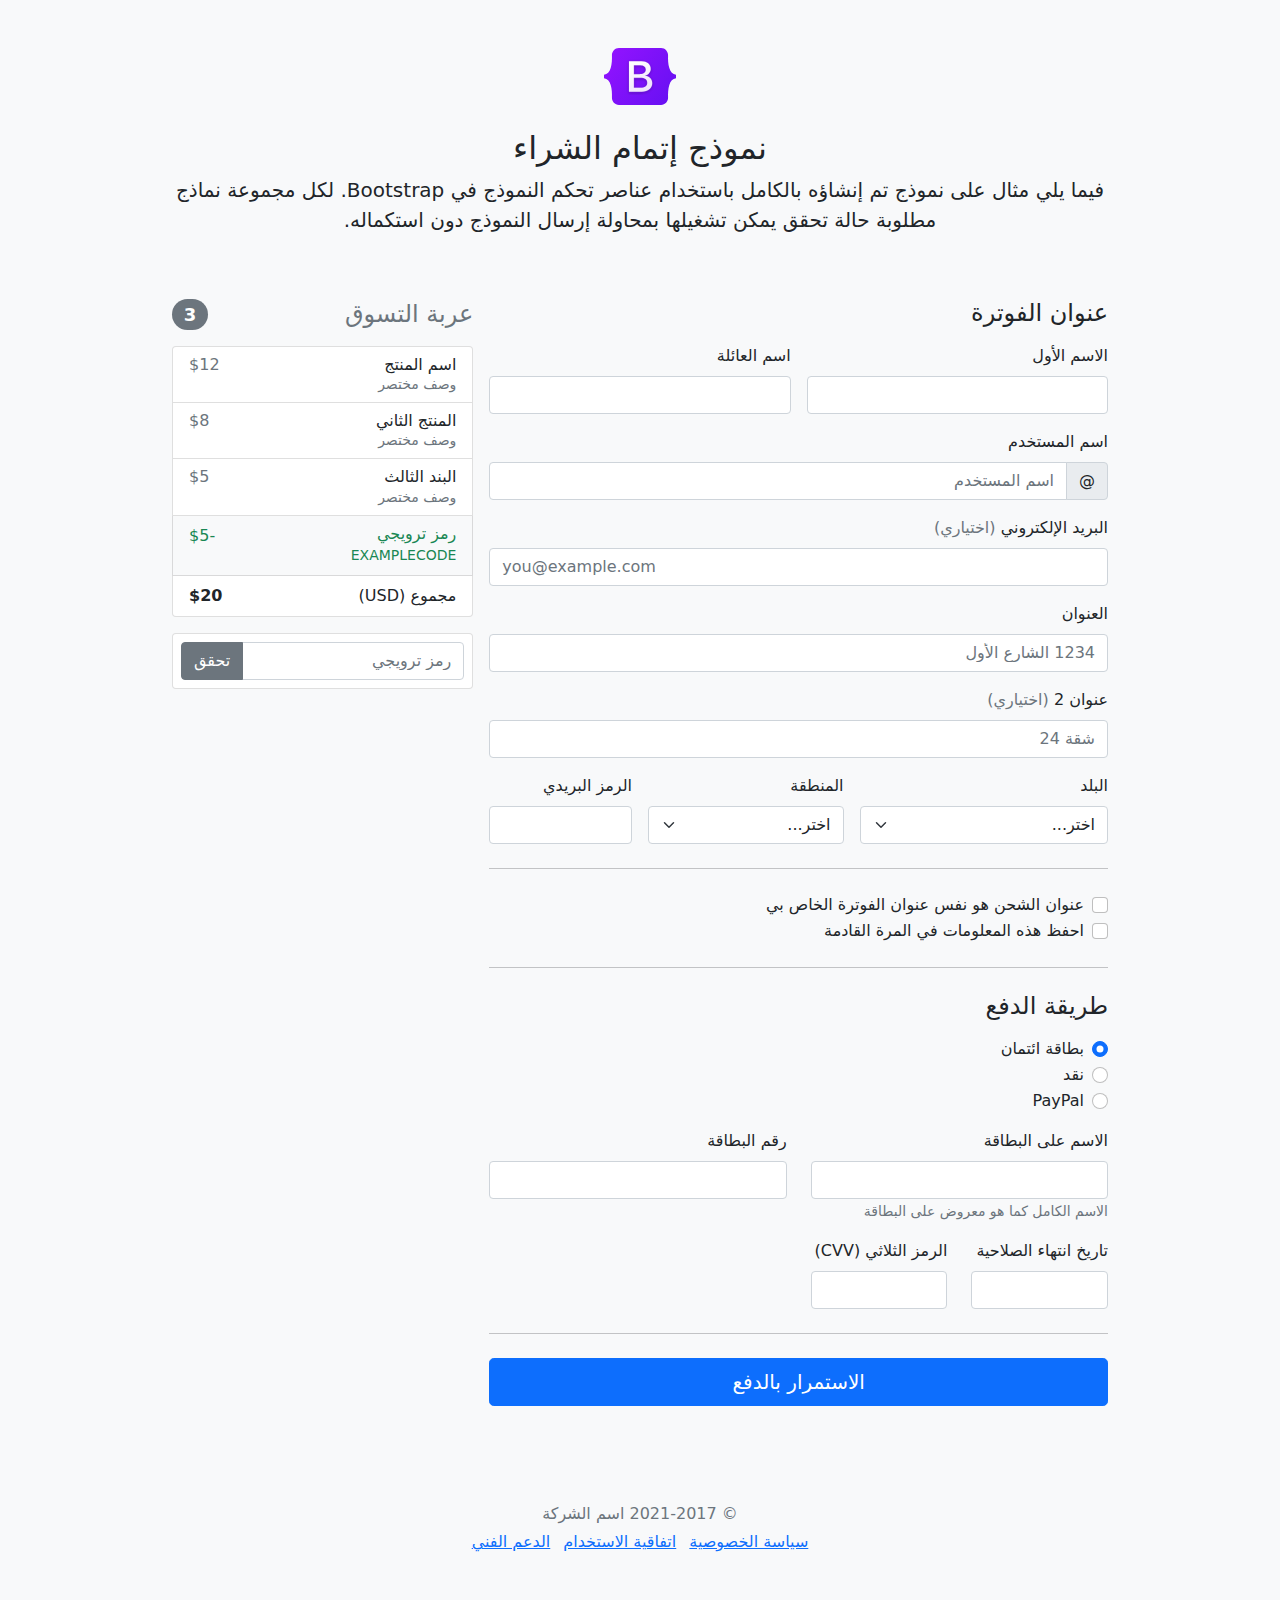
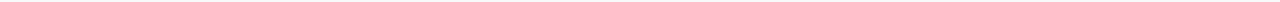
<file: bootstrap-5.1.3-examples/bootstrap-5.1.3-examples/checkout-rtl/index.html>
<!doctype html>
<html lang="ar" dir="rtl">
  <head>
    <meta charset="utf-8">
    <meta name="viewport" content="width=device-width, initial-scale=1">
    <meta name="description" content="">
    <meta name="author" content="Mark Otto, Jacob Thornton, and Bootstrap contributors">
    <meta name="generator" content="Hugo 0.88.1">
    <title>مثال إتمام الشراء · Bootstrap v5.1</title>

    <link rel="canonical" href="https://getbootstrap.com/docs/5.1/examples/checkout-rtl/">

    

    <!-- Bootstrap core CSS -->
<link href="../assets/dist/css/bootstrap.rtl.min.css" rel="stylesheet">

    <style>
      .bd-placeholder-img {
        font-size: 1.125rem;
        text-anchor: middle;
        -webkit-user-select: none;
        -moz-user-select: none;
        user-select: none;
      }

      @media (min-width: 768px) {
        .bd-placeholder-img-lg {
          font-size: 3.5rem;
        }
      }
    </style>

    
    <!-- Custom styles for this template -->
    <link href="../checkout/form-validation.css" rel="stylesheet">
  </head>
  <body class="bg-light">
    
<div class="container">
  <main>
    <div class="py-5 text-center">
      <img class="d-block mx-auto mb-4" src="../assets/brand/bootstrap-logo.svg" alt="" width="72" height="57">
      <h2>نموذج إتمام الشراء</h2>
      <p class="lead">فيما يلي مثال على نموذج تم إنشاؤه بالكامل باستخدام عناصر تحكم النموذج في Bootstrap. لكل مجموعة نماذج مطلوبة حالة تحقق يمكن تشغيلها بمحاولة إرسال النموذج دون استكماله.</p>
    </div>

    <div class="row g-3">
      <div class="col-md-5 col-lg-4 order-md-last">
        <h4 class="d-flex justify-content-between align-items-center mb-3">
          <span class="text-muted">عربة التسوق</span>
          <span class="badge bg-secondary rounded-pill">3</span>
        </h4>
        <ul class="list-group mb-3">
          <li class="list-group-item d-flex justify-content-between lh-sm">
            <div>
              <h6 class="my-0">اسم المنتج</h6>
              <small class="text-muted">وصف مختصر</small>
            </div>
            <span class="text-muted">$12</span>
          </li>
          <li class="list-group-item d-flex justify-content-between lh-sm">
            <div>
              <h6 class="my-0">المنتج الثاني</h6>
              <small class="text-muted">وصف مختصر</small>
            </div>
            <span class="text-muted">$8</span>
          </li>
          <li class="list-group-item d-flex justify-content-between lh-sm">
            <div>
              <h6 class="my-0">البند الثالث</h6>
              <small class="text-muted">وصف مختصر</small>
            </div>
            <span class="text-muted">$5</span>
          </li>
          <li class="list-group-item d-flex justify-content-between bg-light">
            <div class="text-success">
              <h6 class="my-0">رمز ترويجي</h6>
              <small>EXAMPLECODE</small>
            </div>
            <span class="text-success">-$5</span>
          </li>
          <li class="list-group-item d-flex justify-content-between">
            <span>مجموع (USD)</span>
            <strong>$20</strong>
          </li>
        </ul>

        <form class="card p-2">
          <div class="input-group">
            <input type="text" class="form-control" placeholder="رمز ترويجي">
            <button type="submit" class="btn btn-secondary">تحقق</button>
          </div>
        </form>
      </div>
      <div class="col-md-7 col-lg-8">
        <h4 class="mb-3">عنوان الفوترة</h4>
        <form class="needs-validation" novalidate>
          <div class="row g-3">
            <div class="col-sm-6">
              <label for="firstName" class="form-label">الاسم الأول</label>
              <input type="text" class="form-control" id="firstName" placeholder="" value="" required>
              <div class="invalid-feedback">
                يرجى إدخال اسم أول صحيح.
              </div>
            </div>

            <div class="col-sm-6">
              <label for="lastName" class="form-label">اسم العائلة</label>
              <input type="text" class="form-control" id="lastName" placeholder="" value="" required>
              <div class="invalid-feedback">
                يرجى إدخال اسم عائلة صحيح.
              </div>
            </div>

            <div class="col-12">
              <label for="username" class="form-label">اسم المستخدم</label>
              <div class="input-group has-validation">
                <span class="input-group-text">@</span>
                <input type="text" class="form-control" id="username" placeholder="اسم المستخدم" required>
              <div class="invalid-feedback">
                اسم المستخدم الخاص بك مطلوب.
                </div>
              </div>
            </div>

            <div class="col-12">
              <label for="email" class="form-label">البريد الإلكتروني <span class="text-muted">(اختياري)</span></label>
              <input type="email" class="form-control" id="email" placeholder="you@example.com">
              <div class="invalid-feedback">
                يرجى إدخال عنوان بريد إلكتروني صحيح لتصلكم تحديثات الشحن.
              </div>
            </div>

            <div class="col-12">
              <label for="address" class="form-label">العنوان</label>
              <input type="text" class="form-control" id="address" placeholder="1234 الشارع الأول" required>
              <div class="invalid-feedback">
                يرجى إدخال عنوان الشحن الخاص بك.
              </div>
            </div>

            <div class="col-12">
              <label for="address2" class="form-label">عنوان 2 <span class="text-muted">(اختياري)</span></label>
              <input type="text" class="form-control" id="address2" placeholder="شقة 24">
            </div>

            <div class="col-md-5">
              <label for="country" class="form-label">البلد</label>
              <select class="form-select" id="country" required>
                <option value="">اختر...</option>
                <option>الولايات المتحدة الأمريكية</option>
              </select>
              <div class="invalid-feedback">
                يرجى اختيار بلد صحيح.
              </div>
            </div>

            <div class="col-md-4">
              <label for="state" class="form-label">المنطقة</label>
              <select class="form-select" id="state" required>
                <option value="">اختر...</option>
                <option>كاليفورنيا</option>
              </select>
              <div class="invalid-feedback">
                يرجى اختيار اسم منطقة صحيح.
              </div>
            </div>

            <div class="col-md-3">
              <label for="zip" class="form-label">الرمز البريدي</label>
              <input type="text" class="form-control" id="zip" placeholder="" required>
              <div class="invalid-feedback">
                الرمز البريدي مطلوب.
              </div>
            </div>
          </div>

          <hr class="my-4">

          <div class="form-check">
            <input type="checkbox" class="form-check-input" id="same-address">
            <label class="form-check-label" for="same-address">عنوان الشحن هو نفس عنوان الفوترة الخاص بي</label>
          </div>

          <div class="form-check">
            <input type="checkbox" class="form-check-input" id="save-info">
            <label class="form-check-label" for="save-info">احفظ هذه المعلومات في المرة القادمة</label>
          </div>

          <hr class="my-4">

          <h4 class="mb-3">طريقة الدفع</h4>

          <div class="my-3">
            <div class="form-check">
              <input id="credit" name="paymentMethod" type="radio" class="form-check-input" checked required>
              <label class="form-check-label" for="credit">بطاقة ائتمان</label>
            </div>
            <div class="form-check">
              <input id="cash" name="paymentMethod" type="radio" class="form-check-input" required>
              <label class="form-check-label" for="cash">نقد</label>
            </div>
            <div class="form-check">
              <input id="paypal" name="paymentMethod" type="radio" class="form-check-input" required>
              <label class="form-check-label" for="paypal">PayPal</label>
            </div>
          </div>

          <div class="row gy-3">
            <div class="col-md-6">
              <label for="cc-name" class="form-label">الاسم على البطاقة</label>
              <input type="text" class="form-control" id="cc-name" placeholder="" required>
              <small class="text-muted">الاسم الكامل كما هو معروض على البطاقة</small>
              <div class="invalid-feedback">
                الاسم على البطاقة مطلوب
              </div>
            </div>

            <div class="col-md-6">
              <label for="cc-number" class="form-label">رقم البطاقة</label>
              <input type="text" class="form-control" id="cc-number" placeholder="" required>
              <div class="invalid-feedback">
                رقم بطاقة الائتمان مطلوب
              </div>
            </div>

            <div class="col-md-3">
              <label for="cc-expiration" class="form-label">تاريخ انتهاء الصلاحية</label>
              <input type="text" class="form-control" id="cc-expiration" placeholder="" required>
              <div class="invalid-feedback">
                تاريخ انتهاء الصلاحية مطلوب
              </div>
            </div>

            <div class="col-md-3">
              <label for="cc-cvv" class="form-label">الرمز الثلاثي (CVV)</label>
              <input type="text" class="form-control" id="cc-cvv" placeholder="" required>
              <div class="invalid-feedback">
                رمز الحماية مطلوب
              </div>
            </div>
          </div>

          <hr class="my-4">

          <button class="w-100 btn btn-primary btn-lg" type="submit">الاستمرار بالدفع</button>
        </form>
      </div>
    </div>
  </main>
  <footer class="my-5 pt-5 text-muted text-center text-small">
    <p class="mb-1">&copy; 2021-2017 اسم الشركة</p>
    <ul class="list-inline">
      <li class="list-inline-item"><a href="#">سياسة الخصوصية</a></li>
      <li class="list-inline-item"><a href="#">اتفاقية الاستخدام</a></li>
      <li class="list-inline-item"><a href="#">الدعم الفني</a></li>
    </ul>
  </footer>
</div>


    <script src="../assets/dist/js/bootstrap.bundle.min.js"></script>

      <script src="../checkout/form-validation.js"></script>
  </body>
</html>
</file>
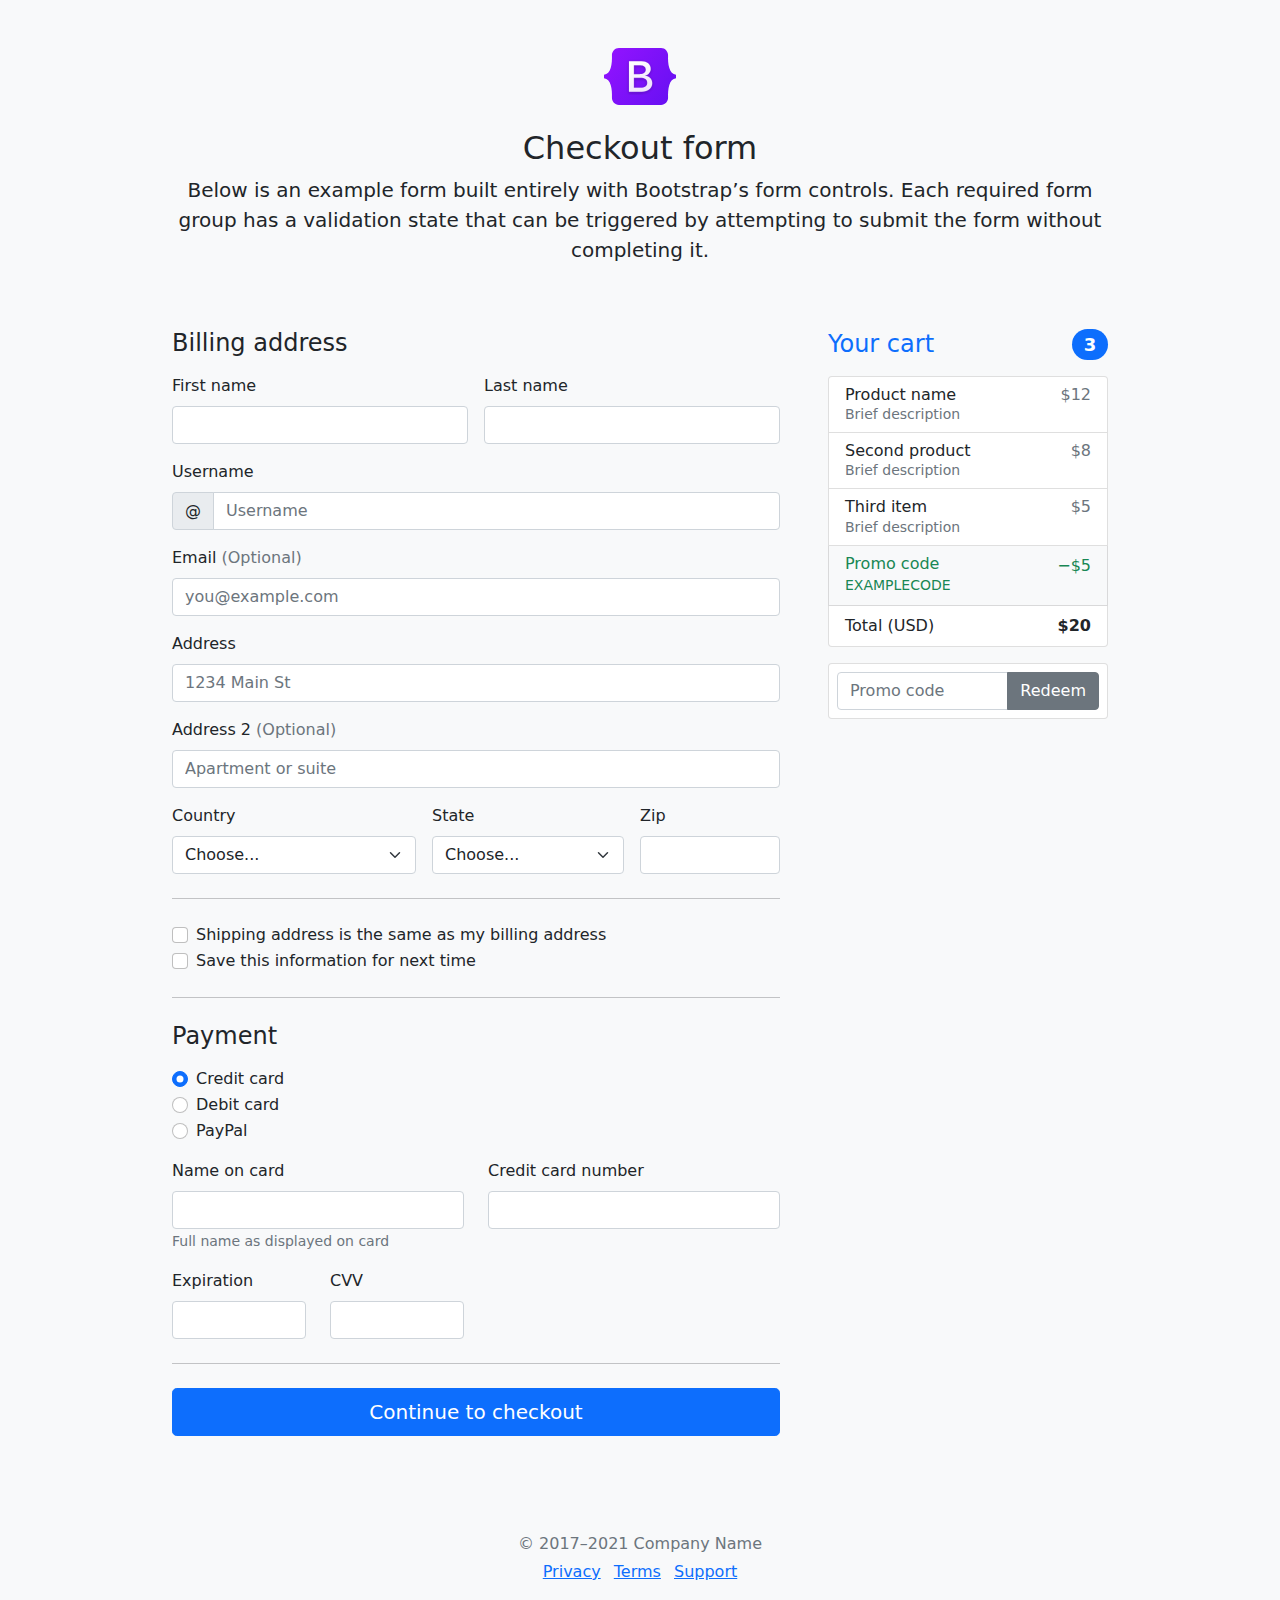
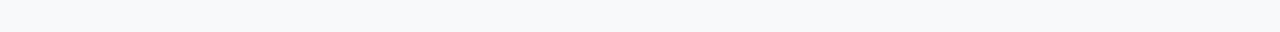
<file: bootstrap-5.1.3-examples/bootstrap-5.1.3-examples/checkout/index.html>
<!doctype html>
<html lang="en">
  <head>
    <meta charset="utf-8">
    <meta name="viewport" content="width=device-width, initial-scale=1">
    <meta name="description" content="">
    <meta name="author" content="Mark Otto, Jacob Thornton, and Bootstrap contributors">
    <meta name="generator" content="Hugo 0.88.1">
    <title>Checkout example · Bootstrap v5.1</title>

    <link rel="canonical" href="https://getbootstrap.com/docs/5.1/examples/checkout/">

    

    <!-- Bootstrap core CSS -->
<link href="../assets/dist/css/bootstrap.min.css" rel="stylesheet">

    <style>
      .bd-placeholder-img {
        font-size: 1.125rem;
        text-anchor: middle;
        -webkit-user-select: none;
        -moz-user-select: none;
        user-select: none;
      }

      @media (min-width: 768px) {
        .bd-placeholder-img-lg {
          font-size: 3.5rem;
        }
      }
    </style>

    
    <!-- Custom styles for this template -->
    <link href="form-validation.css" rel="stylesheet">
  </head>
  <body class="bg-light">
    
<div class="container">
  <main>
    <div class="py-5 text-center">
      <img class="d-block mx-auto mb-4" src="../assets/brand/bootstrap-logo.svg" alt="" width="72" height="57">
      <h2>Checkout form</h2>
      <p class="lead">Below is an example form built entirely with Bootstrap’s form controls. Each required form group has a validation state that can be triggered by attempting to submit the form without completing it.</p>
    </div>

    <div class="row g-5">
      <div class="col-md-5 col-lg-4 order-md-last">
        <h4 class="d-flex justify-content-between align-items-center mb-3">
          <span class="text-primary">Your cart</span>
          <span class="badge bg-primary rounded-pill">3</span>
        </h4>
        <ul class="list-group mb-3">
          <li class="list-group-item d-flex justify-content-between lh-sm">
            <div>
              <h6 class="my-0">Product name</h6>
              <small class="text-muted">Brief description</small>
            </div>
            <span class="text-muted">$12</span>
          </li>
          <li class="list-group-item d-flex justify-content-between lh-sm">
            <div>
              <h6 class="my-0">Second product</h6>
              <small class="text-muted">Brief description</small>
            </div>
            <span class="text-muted">$8</span>
          </li>
          <li class="list-group-item d-flex justify-content-between lh-sm">
            <div>
              <h6 class="my-0">Third item</h6>
              <small class="text-muted">Brief description</small>
            </div>
            <span class="text-muted">$5</span>
          </li>
          <li class="list-group-item d-flex justify-content-between bg-light">
            <div class="text-success">
              <h6 class="my-0">Promo code</h6>
              <small>EXAMPLECODE</small>
            </div>
            <span class="text-success">−$5</span>
          </li>
          <li class="list-group-item d-flex justify-content-between">
            <span>Total (USD)</span>
            <strong>$20</strong>
          </li>
        </ul>

        <form class="card p-2">
          <div class="input-group">
            <input type="text" class="form-control" placeholder="Promo code">
            <button type="submit" class="btn btn-secondary">Redeem</button>
          </div>
        </form>
      </div>
      <div class="col-md-7 col-lg-8">
        <h4 class="mb-3">Billing address</h4>
        <form class="needs-validation" novalidate>
          <div class="row g-3">
            <div class="col-sm-6">
              <label for="firstName" class="form-label">First name</label>
              <input type="text" class="form-control" id="firstName" placeholder="" value="" required>
              <div class="invalid-feedback">
                Valid first name is required.
              </div>
            </div>

            <div class="col-sm-6">
              <label for="lastName" class="form-label">Last name</label>
              <input type="text" class="form-control" id="lastName" placeholder="" value="" required>
              <div class="invalid-feedback">
                Valid last name is required.
              </div>
            </div>

            <div class="col-12">
              <label for="username" class="form-label">Username</label>
              <div class="input-group has-validation">
                <span class="input-group-text">@</span>
                <input type="text" class="form-control" id="username" placeholder="Username" required>
              <div class="invalid-feedback">
                  Your username is required.
                </div>
              </div>
            </div>

            <div class="col-12">
              <label for="email" class="form-label">Email <span class="text-muted">(Optional)</span></label>
              <input type="email" class="form-control" id="email" placeholder="you@example.com">
              <div class="invalid-feedback">
                Please enter a valid email address for shipping updates.
              </div>
            </div>

            <div class="col-12">
              <label for="address" class="form-label">Address</label>
              <input type="text" class="form-control" id="address" placeholder="1234 Main St" required>
              <div class="invalid-feedback">
                Please enter your shipping address.
              </div>
            </div>

            <div class="col-12">
              <label for="address2" class="form-label">Address 2 <span class="text-muted">(Optional)</span></label>
              <input type="text" class="form-control" id="address2" placeholder="Apartment or suite">
            </div>

            <div class="col-md-5">
              <label for="country" class="form-label">Country</label>
              <select class="form-select" id="country" required>
                <option value="">Choose...</option>
                <option>United States</option>
              </select>
              <div class="invalid-feedback">
                Please select a valid country.
              </div>
            </div>

            <div class="col-md-4">
              <label for="state" class="form-label">State</label>
              <select class="form-select" id="state" required>
                <option value="">Choose...</option>
                <option>California</option>
              </select>
              <div class="invalid-feedback">
                Please provide a valid state.
              </div>
            </div>

            <div class="col-md-3">
              <label for="zip" class="form-label">Zip</label>
              <input type="text" class="form-control" id="zip" placeholder="" required>
              <div class="invalid-feedback">
                Zip code required.
              </div>
            </div>
          </div>

          <hr class="my-4">

          <div class="form-check">
            <input type="checkbox" class="form-check-input" id="same-address">
            <label class="form-check-label" for="same-address">Shipping address is the same as my billing address</label>
          </div>

          <div class="form-check">
            <input type="checkbox" class="form-check-input" id="save-info">
            <label class="form-check-label" for="save-info">Save this information for next time</label>
          </div>

          <hr class="my-4">

          <h4 class="mb-3">Payment</h4>

          <div class="my-3">
            <div class="form-check">
              <input id="credit" name="paymentMethod" type="radio" class="form-check-input" checked required>
              <label class="form-check-label" for="credit">Credit card</label>
            </div>
            <div class="form-check">
              <input id="debit" name="paymentMethod" type="radio" class="form-check-input" required>
              <label class="form-check-label" for="debit">Debit card</label>
            </div>
            <div class="form-check">
              <input id="paypal" name="paymentMethod" type="radio" class="form-check-input" required>
              <label class="form-check-label" for="paypal">PayPal</label>
            </div>
          </div>

          <div class="row gy-3">
            <div class="col-md-6">
              <label for="cc-name" class="form-label">Name on card</label>
              <input type="text" class="form-control" id="cc-name" placeholder="" required>
              <small class="text-muted">Full name as displayed on card</small>
              <div class="invalid-feedback">
                Name on card is required
              </div>
            </div>

            <div class="col-md-6">
              <label for="cc-number" class="form-label">Credit card number</label>
              <input type="text" class="form-control" id="cc-number" placeholder="" required>
              <div class="invalid-feedback">
                Credit card number is required
              </div>
            </div>

            <div class="col-md-3">
              <label for="cc-expiration" class="form-label">Expiration</label>
              <input type="text" class="form-control" id="cc-expiration" placeholder="" required>
              <div class="invalid-feedback">
                Expiration date required
              </div>
            </div>

            <div class="col-md-3">
              <label for="cc-cvv" class="form-label">CVV</label>
              <input type="text" class="form-control" id="cc-cvv" placeholder="" required>
              <div class="invalid-feedback">
                Security code required
              </div>
            </div>
          </div>

          <hr class="my-4">

          <button class="w-100 btn btn-primary btn-lg" type="submit">Continue to checkout</button>
        </form>
      </div>
    </div>
  </main>

  <footer class="my-5 pt-5 text-muted text-center text-small">
    <p class="mb-1">&copy; 2017–2021 Company Name</p>
    <ul class="list-inline">
      <li class="list-inline-item"><a href="#">Privacy</a></li>
      <li class="list-inline-item"><a href="#">Terms</a></li>
      <li class="list-inline-item"><a href="#">Support</a></li>
    </ul>
  </footer>
</div>


    <script src="../assets/dist/js/bootstrap.bundle.min.js"></script>

      <script src="form-validation.js"></script>
  </body>
</html>
</file>
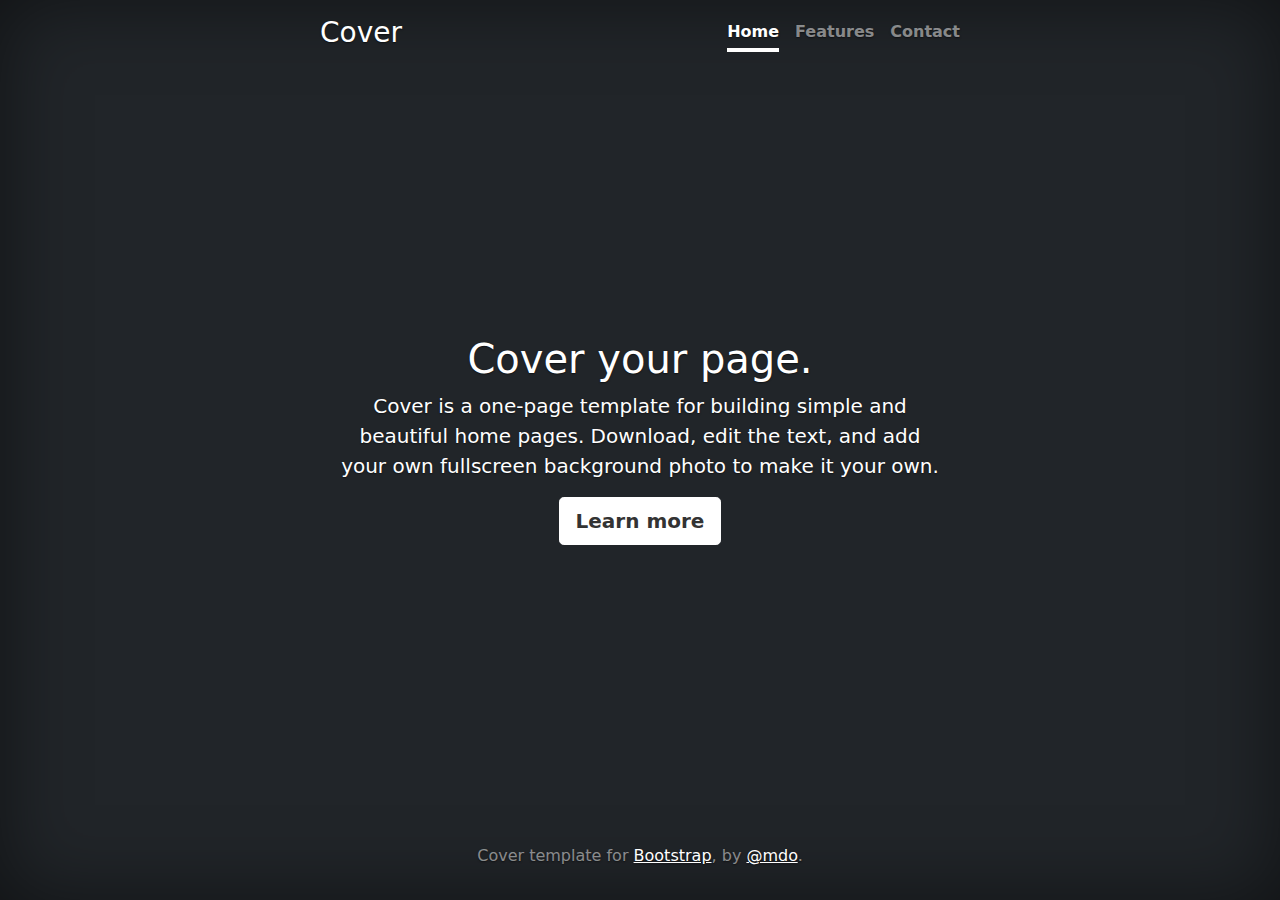
<file: bootstrap-5.1.3-examples/bootstrap-5.1.3-examples/cover/index.html>
<!doctype html>
<html lang="en" class="h-100">
  <head>
    <meta charset="utf-8">
    <meta name="viewport" content="width=device-width, initial-scale=1">
    <meta name="description" content="">
    <meta name="author" content="Mark Otto, Jacob Thornton, and Bootstrap contributors">
    <meta name="generator" content="Hugo 0.88.1">
    <title>Cover Template · Bootstrap v5.1</title>

    <link rel="canonical" href="https://getbootstrap.com/docs/5.1/examples/cover/">

    

    <!-- Bootstrap core CSS -->
<link href="../assets/dist/css/bootstrap.min.css" rel="stylesheet">

    <style>
      .bd-placeholder-img {
        font-size: 1.125rem;
        text-anchor: middle;
        -webkit-user-select: none;
        -moz-user-select: none;
        user-select: none;
      }

      @media (min-width: 768px) {
        .bd-placeholder-img-lg {
          font-size: 3.5rem;
        }
      }
    </style>

    
    <!-- Custom styles for this template -->
    <link href="cover.css" rel="stylesheet">
  </head>
  <body class="d-flex h-100 text-center text-white bg-dark">
    
<div class="cover-container d-flex w-100 h-100 p-3 mx-auto flex-column">
  <header class="mb-auto">
    <div>
      <h3 class="float-md-start mb-0">Cover</h3>
      <nav class="nav nav-masthead justify-content-center float-md-end">
        <a class="nav-link active" aria-current="page" href="#">Home</a>
        <a class="nav-link" href="#">Features</a>
        <a class="nav-link" href="#">Contact</a>
      </nav>
    </div>
  </header>

  <main class="px-3">
    <h1>Cover your page.</h1>
    <p class="lead">Cover is a one-page template for building simple and beautiful home pages. Download, edit the text, and add your own fullscreen background photo to make it your own.</p>
    <p class="lead">
      <a href="#" class="btn btn-lg btn-secondary fw-bold border-white bg-white">Learn more</a>
    </p>
  </main>

  <footer class="mt-auto text-white-50">
    <p>Cover template for <a href="https://getbootstrap.com/" class="text-white">Bootstrap</a>, by <a href="https://twitter.com/mdo" class="text-white">@mdo</a>.</p>
  </footer>
</div>


    
  </body>
</html>
</file>
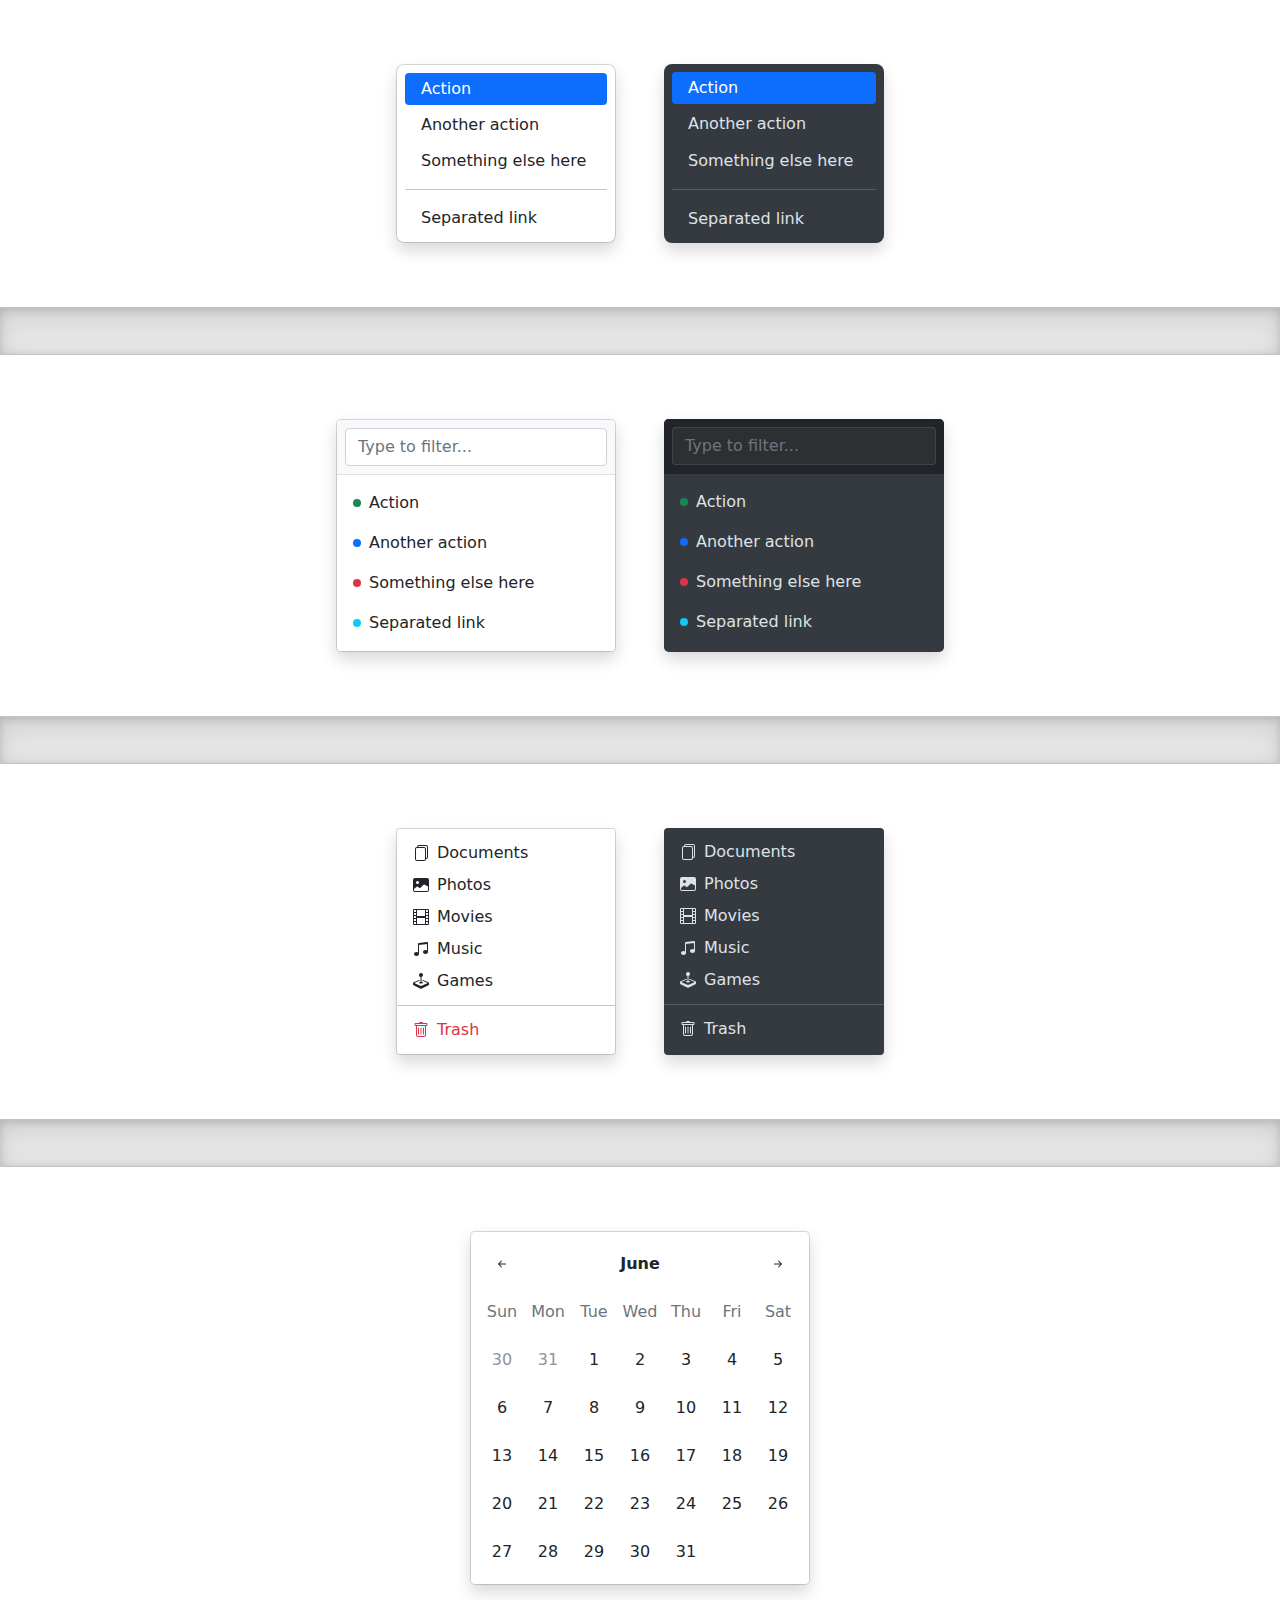
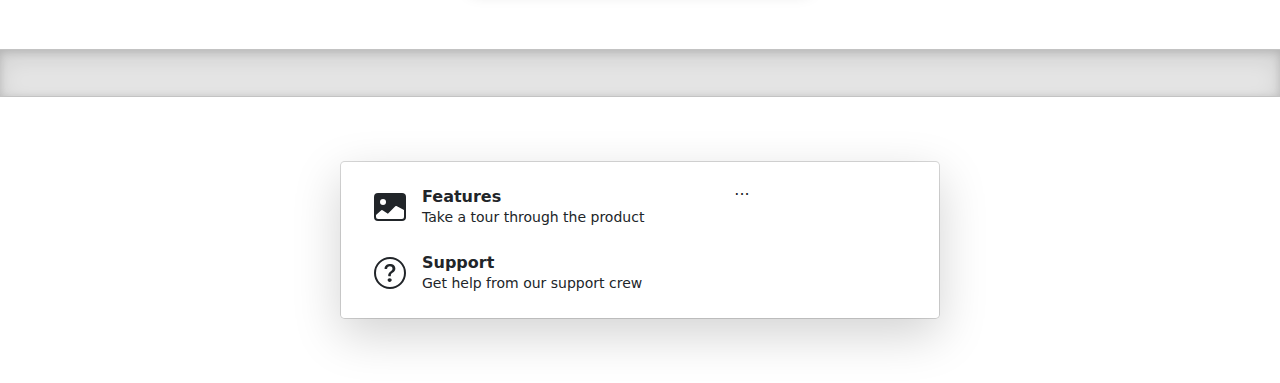
<file: bootstrap-5.1.3-examples/bootstrap-5.1.3-examples/dropdowns/index.html>
<!doctype html>
<html lang="en">
  <head>
    <meta charset="utf-8">
    <meta name="viewport" content="width=device-width, initial-scale=1">
    <meta name="description" content="">
    <meta name="author" content="Mark Otto, Jacob Thornton, and Bootstrap contributors">
    <meta name="generator" content="Hugo 0.88.1">
    <title>Dropdowns · Bootstrap v5.1</title>

    <link rel="canonical" href="https://getbootstrap.com/docs/5.1/examples/dropdowns/">

    

    <!-- Bootstrap core CSS -->
<link href="../assets/dist/css/bootstrap.min.css" rel="stylesheet">

    <style>
      .bd-placeholder-img {
        font-size: 1.125rem;
        text-anchor: middle;
        -webkit-user-select: none;
        -moz-user-select: none;
        user-select: none;
      }

      @media (min-width: 768px) {
        .bd-placeholder-img-lg {
          font-size: 3.5rem;
        }
      }
    </style>

    
    <!-- Custom styles for this template -->
    <link href="dropdowns.css" rel="stylesheet">
  </head>
  <body>
    
<svg xmlns="http://www.w3.org/2000/svg" style="display: none;">
  <symbol id="bootstrap" viewBox="0 0 118 94">
    <title>Bootstrap</title>
    <path fill-rule="evenodd" clip-rule="evenodd" d="M24.509 0c-6.733 0-11.715 5.893-11.492 12.284.214 6.14-.064 14.092-2.066 20.577C8.943 39.365 5.547 43.485 0 44.014v5.972c5.547.529 8.943 4.649 10.951 11.153 2.002 6.485 2.28 14.437 2.066 20.577C12.794 88.106 17.776 94 24.51 94H93.5c6.733 0 11.714-5.893 11.491-12.284-.214-6.14.064-14.092 2.066-20.577 2.009-6.504 5.396-10.624 10.943-11.153v-5.972c-5.547-.529-8.934-4.649-10.943-11.153-2.002-6.484-2.28-14.437-2.066-20.577C105.214 5.894 100.233 0 93.5 0H24.508zM80 57.863C80 66.663 73.436 72 62.543 72H44a2 2 0 01-2-2V24a2 2 0 012-2h18.437c9.083 0 15.044 4.92 15.044 12.474 0 5.302-4.01 10.049-9.119 10.88v.277C75.317 46.394 80 51.21 80 57.863zM60.521 28.34H49.948v14.934h8.905c6.884 0 10.68-2.772 10.68-7.727 0-4.643-3.264-7.207-9.012-7.207zM49.948 49.2v16.458H60.91c7.167 0 10.964-2.876 10.964-8.281 0-5.406-3.903-8.178-11.425-8.178H49.948z"></path>
  </symbol>

  <symbol id="exclamation-triangle-fill" viewBox="0 0 16 16">
    <path d="M8.982 1.566a1.13 1.13 0 0 0-1.96 0L.165 13.233c-.457.778.091 1.767.98 1.767h13.713c.889 0 1.438-.99.98-1.767L8.982 1.566zM8 5c.535 0 .954.462.9.995l-.35 3.507a.552.552 0 0 1-1.1 0L7.1 5.995A.905.905 0 0 1 8 5zm.002 6a1 1 0 1 1 0 2 1 1 0 0 1 0-2z"/>
  </symbol>

  <symbol id="check2" viewBox="0 0 16 16">
    <path d="M13.854 3.646a.5.5 0 0 1 0 .708l-7 7a.5.5 0 0 1-.708 0l-3.5-3.5a.5.5 0 1 1 .708-.708L6.5 10.293l6.646-6.647a.5.5 0 0 1 .708 0z"/>
  </symbol>

  <symbol id="check2-circle" viewBox="0 0 16 16">
    <path d="M2.5 8a5.5 5.5 0 0 1 8.25-4.764.5.5 0 0 0 .5-.866A6.5 6.5 0 1 0 14.5 8a.5.5 0 0 0-1 0 5.5 5.5 0 1 1-11 0z"/>
    <path d="M15.354 3.354a.5.5 0 0 0-.708-.708L8 9.293 5.354 6.646a.5.5 0 1 0-.708.708l3 3a.5.5 0 0 0 .708 0l7-7z"/>
  </symbol>

  <symbol id="bookmark-star" viewBox="0 0 16 16">
    <path d="M7.84 4.1a.178.178 0 0 1 .32 0l.634 1.285a.178.178 0 0 0 .134.098l1.42.206c.145.021.204.2.098.303L9.42 6.993a.178.178 0 0 0-.051.158l.242 1.414a.178.178 0 0 1-.258.187l-1.27-.668a.178.178 0 0 0-.165 0l-1.27.668a.178.178 0 0 1-.257-.187l.242-1.414a.178.178 0 0 0-.05-.158l-1.03-1.001a.178.178 0 0 1 .098-.303l1.42-.206a.178.178 0 0 0 .134-.098L7.84 4.1z"/>
    <path d="M2 2a2 2 0 0 1 2-2h8a2 2 0 0 1 2 2v13.5a.5.5 0 0 1-.777.416L8 13.101l-5.223 2.815A.5.5 0 0 1 2 15.5V2zm2-1a1 1 0 0 0-1 1v12.566l4.723-2.482a.5.5 0 0 1 .554 0L13 14.566V2a1 1 0 0 0-1-1H4z"/>
  </symbol>

  <symbol id="grid-fill" viewBox="0 0 16 16">
    <path d="M1 2.5A1.5 1.5 0 0 1 2.5 1h3A1.5 1.5 0 0 1 7 2.5v3A1.5 1.5 0 0 1 5.5 7h-3A1.5 1.5 0 0 1 1 5.5v-3zm8 0A1.5 1.5 0 0 1 10.5 1h3A1.5 1.5 0 0 1 15 2.5v3A1.5 1.5 0 0 1 13.5 7h-3A1.5 1.5 0 0 1 9 5.5v-3zm-8 8A1.5 1.5 0 0 1 2.5 9h3A1.5 1.5 0 0 1 7 10.5v3A1.5 1.5 0 0 1 5.5 15h-3A1.5 1.5 0 0 1 1 13.5v-3zm8 0A1.5 1.5 0 0 1 10.5 9h3a1.5 1.5 0 0 1 1.5 1.5v3a1.5 1.5 0 0 1-1.5 1.5h-3A1.5 1.5 0 0 1 9 13.5v-3z"/>
  </symbol>

  <symbol id="stars" viewBox="0 0 16 16">
    <path d="M7.657 6.247c.11-.33.576-.33.686 0l.645 1.937a2.89 2.89 0 0 0 1.829 1.828l1.936.645c.33.11.33.576 0 .686l-1.937.645a2.89 2.89 0 0 0-1.828 1.829l-.645 1.936a.361.361 0 0 1-.686 0l-.645-1.937a2.89 2.89 0 0 0-1.828-1.828l-1.937-.645a.361.361 0 0 1 0-.686l1.937-.645a2.89 2.89 0 0 0 1.828-1.828l.645-1.937zM3.794 1.148a.217.217 0 0 1 .412 0l.387 1.162c.173.518.579.924 1.097 1.097l1.162.387a.217.217 0 0 1 0 .412l-1.162.387A1.734 1.734 0 0 0 4.593 5.69l-.387 1.162a.217.217 0 0 1-.412 0L3.407 5.69A1.734 1.734 0 0 0 2.31 4.593l-1.162-.387a.217.217 0 0 1 0-.412l1.162-.387A1.734 1.734 0 0 0 3.407 2.31l.387-1.162zM10.863.099a.145.145 0 0 1 .274 0l.258.774c.115.346.386.617.732.732l.774.258a.145.145 0 0 1 0 .274l-.774.258a1.156 1.156 0 0 0-.732.732l-.258.774a.145.145 0 0 1-.274 0l-.258-.774a1.156 1.156 0 0 0-.732-.732L9.1 2.137a.145.145 0 0 1 0-.274l.774-.258c.346-.115.617-.386.732-.732L10.863.1z"/>
  </symbol>

  <symbol id="film" viewBox="0 0 16 16">
    <path d="M0 1a1 1 0 0 1 1-1h14a1 1 0 0 1 1 1v14a1 1 0 0 1-1 1H1a1 1 0 0 1-1-1V1zm4 0v6h8V1H4zm8 8H4v6h8V9zM1 1v2h2V1H1zm2 3H1v2h2V4zM1 7v2h2V7H1zm2 3H1v2h2v-2zm-2 3v2h2v-2H1zM15 1h-2v2h2V1zm-2 3v2h2V4h-2zm2 3h-2v2h2V7zm-2 3v2h2v-2h-2zm2 3h-2v2h2v-2z"/>
  </symbol>

  <symbol id="joystick" viewBox="0 0 16 16">
    <path d="M10 2a2 2 0 0 1-1.5 1.937v5.087c.863.083 1.5.377 1.5.726 0 .414-.895.75-2 .75s-2-.336-2-.75c0-.35.637-.643 1.5-.726V3.937A2 2 0 1 1 10 2z"/>
    <path d="M0 9.665v1.717a1 1 0 0 0 .553.894l6.553 3.277a2 2 0 0 0 1.788 0l6.553-3.277a1 1 0 0 0 .553-.894V9.665c0-.1-.06-.19-.152-.23L9.5 6.715v.993l5.227 2.178a.125.125 0 0 1 .001.23l-5.94 2.546a2 2 0 0 1-1.576 0l-5.94-2.546a.125.125 0 0 1 .001-.23L6.5 7.708l-.013-.988L.152 9.435a.25.25 0 0 0-.152.23z"/>
  </symbol>

  <symbol id="music-note-beamed" viewBox="0 0 16 16">
    <path d="M6 13c0 1.105-1.12 2-2.5 2S1 14.105 1 13c0-1.104 1.12-2 2.5-2s2.5.896 2.5 2zm9-2c0 1.105-1.12 2-2.5 2s-2.5-.895-2.5-2 1.12-2 2.5-2 2.5.895 2.5 2z"/>
    <path fill-rule="evenodd" d="M14 11V2h1v9h-1zM6 3v10H5V3h1z"/>
    <path d="M5 2.905a1 1 0 0 1 .9-.995l8-.8a1 1 0 0 1 1.1.995V3L5 4V2.905z"/>
  </symbol>

  <symbol id="files" viewBox="0 0 16 16">
    <path d="M13 0H6a2 2 0 0 0-2 2 2 2 0 0 0-2 2v10a2 2 0 0 0 2 2h7a2 2 0 0 0 2-2 2 2 0 0 0 2-2V2a2 2 0 0 0-2-2zm0 13V4a2 2 0 0 0-2-2H5a1 1 0 0 1 1-1h7a1 1 0 0 1 1 1v10a1 1 0 0 1-1 1zM3 4a1 1 0 0 1 1-1h7a1 1 0 0 1 1 1v10a1 1 0 0 1-1 1H4a1 1 0 0 1-1-1V4z"/>
  </symbol>

  <symbol id="image-fill" viewBox="0 0 16 16">
    <path d="M.002 3a2 2 0 0 1 2-2h12a2 2 0 0 1 2 2v10a2 2 0 0 1-2 2h-12a2 2 0 0 1-2-2V3zm1 9v1a1 1 0 0 0 1 1h12a1 1 0 0 0 1-1V9.5l-3.777-1.947a.5.5 0 0 0-.577.093l-3.71 3.71-2.66-1.772a.5.5 0 0 0-.63.062L1.002 12zm5-6.5a1.5 1.5 0 1 0-3 0 1.5 1.5 0 0 0 3 0z"/>
  </symbol>

  <symbol id="trash" viewBox="0 0 16 16">
    <path d="M5.5 5.5A.5.5 0 0 1 6 6v6a.5.5 0 0 1-1 0V6a.5.5 0 0 1 .5-.5zm2.5 0a.5.5 0 0 1 .5.5v6a.5.5 0 0 1-1 0V6a.5.5 0 0 1 .5-.5zm3 .5a.5.5 0 0 0-1 0v6a.5.5 0 0 0 1 0V6z"/>
    <path fill-rule="evenodd" d="M14.5 3a1 1 0 0 1-1 1H13v9a2 2 0 0 1-2 2H5a2 2 0 0 1-2-2V4h-.5a1 1 0 0 1-1-1V2a1 1 0 0 1 1-1H6a1 1 0 0 1 1-1h2a1 1 0 0 1 1 1h3.5a1 1 0 0 1 1 1v1zM4.118 4 4 4.059V13a1 1 0 0 0 1 1h6a1 1 0 0 0 1-1V4.059L11.882 4H4.118zM2.5 3V2h11v1h-11z"/>
  </symbol>

  <symbol id="question-circle" viewBox="0 0 16 16">
    <path d="M8 15A7 7 0 1 1 8 1a7 7 0 0 1 0 14zm0 1A8 8 0 1 0 8 0a8 8 0 0 0 0 16z"/>
    <path d="M5.255 5.786a.237.237 0 0 0 .241.247h.825c.138 0 .248-.113.266-.25.09-.656.54-1.134 1.342-1.134.686 0 1.314.343 1.314 1.168 0 .635-.374.927-.965 1.371-.673.489-1.206 1.06-1.168 1.987l.003.217a.25.25 0 0 0 .25.246h.811a.25.25 0 0 0 .25-.25v-.105c0-.718.273-.927 1.01-1.486.609-.463 1.244-.977 1.244-2.056 0-1.511-1.276-2.241-2.673-2.241-1.267 0-2.655.59-2.75 2.286zm1.557 5.763c0 .533.425.927 1.01.927.609 0 1.028-.394 1.028-.927 0-.552-.42-.94-1.029-.94-.584 0-1.009.388-1.009.94z"/>
  </symbol>

  <symbol id="arrow-left-short" viewBox="0 0 16 16">
    <path fill-rule="evenodd" d="M12 8a.5.5 0 0 1-.5.5H5.707l2.147 2.146a.5.5 0 0 1-.708.708l-3-3a.5.5 0 0 1 0-.708l3-3a.5.5 0 1 1 .708.708L5.707 7.5H11.5a.5.5 0 0 1 .5.5z"/>
  </symbol>

  <symbol id="arrow-right-short" viewBox="0 0 16 16">
    <path fill-rule="evenodd" d="M4 8a.5.5 0 0 1 .5-.5h5.793L8.146 5.354a.5.5 0 1 1 .708-.708l3 3a.5.5 0 0 1 0 .708l-3 3a.5.5 0 0 1-.708-.708L10.293 8.5H4.5A.5.5 0 0 1 4 8z"/>
  </symbol>
</svg>

<div class="d-flex gap-5 justify-content-center" id="dropdownMacos">
  <ul class="dropdown-menu dropdown-menu-macos mx-0 shadow" style="width: 220px;">
    <li><a class="dropdown-item active" href="#">Action</a></li>
    <li><a class="dropdown-item" href="#">Another action</a></li>
    <li><a class="dropdown-item" href="#">Something else here</a></li>
    <li><hr class="dropdown-divider"></li>
    <li><a class="dropdown-item" href="#">Separated link</a></li>
  </ul>
  <ul class="dropdown-menu dropdown-menu-dark dropdown-menu-macos mx-0 border-0 shadow" style="width: 220px;">
    <li><a class="dropdown-item active" href="#">Action</a></li>
    <li><a class="dropdown-item" href="#">Another action</a></li>
    <li><a class="dropdown-item" href="#">Something else here</a></li>
    <li><hr class="dropdown-divider"></li>
    <li><a class="dropdown-item" href="#">Separated link</a></li>
  </ul>
</div>

<div class="b-example-divider"></div>


<div class="d-flex gap-5 justify-content-center" id="dropdownFilter">
  <div class="dropdown-menu pt-0 mx-0 rounded-3 shadow overflow-hidden" style="width: 280px;">
    <form class="p-2 mb-2 bg-light border-bottom">
      <input type="search" class="form-control" autocomplete="false" placeholder="Type to filter...">
    </form>
    <ul class="list-unstyled mb-0">
      <li><a class="dropdown-item d-flex align-items-center gap-2 py-2" href="#">
        <span class="d-inline-block bg-success rounded-circle" style="width: .5em; height: .5em;"></span>
        Action
      </a></li>
      <li><a class="dropdown-item d-flex align-items-center gap-2 py-2" href="#">
        <span class="d-inline-block bg-primary rounded-circle" style="width: .5em; height: .5em;"></span>
        Another action
      </a></li>
      <li><a class="dropdown-item d-flex align-items-center gap-2 py-2" href="#">
        <span class="d-inline-block bg-danger rounded-circle" style="width: .5em; height: .5em;"></span>
        Something else here
      </a></li>
      <li><a class="dropdown-item d-flex align-items-center gap-2 py-2" href="#">
        <span class="d-inline-block bg-info rounded-circle" style="width: .5em; height: .5em;"></span>
        Separated link
      </a></li>
    </ul>
  </div>

  <div class="dropdown-menu dropdown-menu-dark border-0 pt-0 mx-0 rounded-3 shadow overflow-hidden" style="width: 280px;">
    <form class="p-2 mb-2 bg-dark border-bottom border-dark">
      <input type="search" class="form-control form-control-dark" autocomplete="false" placeholder="Type to filter...">
    </form>
    <ul class="list-unstyled mb-0">
      <li><a class="dropdown-item d-flex align-items-center gap-2 py-2" href="#">
        <span class="d-inline-block bg-success rounded-circle" style="width: .5em; height: .5em;"></span>
        Action
      </a></li>
      <li><a class="dropdown-item d-flex align-items-center gap-2 py-2" href="#">
        <span class="d-inline-block bg-primary rounded-circle" style="width: .5em; height: .5em;"></span>
        Another action
      </a></li>
      <li><a class="dropdown-item d-flex align-items-center gap-2 py-2" href="#">
        <span class="d-inline-block bg-danger rounded-circle" style="width: .5em; height: .5em;"></span>
        Something else here
      </a></li>
      <li><a class="dropdown-item d-flex align-items-center gap-2 py-2" href="#">
        <span class="d-inline-block bg-info rounded-circle" style="width: .5em; height: .5em;"></span>
        Separated link
      </a></li>
    </ul>
  </div>
</div>

<div class="b-example-divider"></div>

<div class="d-flex gap-5 justify-content-center" id="dropdownIcons">
  <ul class="dropdown-menu mx-0 shadow" style="width: 220px;">
    <li>
      <a class="dropdown-item d-flex gap-2 align-items-center" href="#">
        <svg class="bi" width="16" height="16"><use xlink:href="#files"/></svg>
        Documents
      </a>
    </li>
    <li>
      <a class="dropdown-item d-flex gap-2 align-items-center" href="#">
        <svg class="bi" width="16" height="16"><use xlink:href="#image-fill"/></svg>
        Photos
      </a>
    </li>
    <li>
      <a class="dropdown-item d-flex gap-2 align-items-center" href="#">
        <svg class="bi" width="16" height="16"><use xlink:href="#film"/></svg>
        Movies
      </a>
    </li>
    <li>
      <a class="dropdown-item d-flex gap-2 align-items-center" href="#">
        <svg class="bi" width="16" height="16"><use xlink:href="#music-note-beamed"/></svg>
        Music
      </a>
    </li>
    <li>
      <a class="dropdown-item d-flex gap-2 align-items-center" href="#">
        <svg class="bi" width="16" height="16"><use xlink:href="#joystick"/></svg>
        Games
      </a>
    </li>
    <li><hr class="dropdown-divider"></li>
    <li>
      <a class="dropdown-item dropdown-item-danger d-flex gap-2 align-items-center" href="#">
        <svg class="bi" width="16" height="16"><use xlink:href="#trash"/></svg>
        Trash
      </a>
    </li>
  </ul>
  <ul class="dropdown-menu dropdown-menu-dark mx-0 border-0 shadow" style="width: 220px;">
    <li>
      <a class="dropdown-item d-flex gap-2 align-items-center" href="#">
        <svg class="bi" width="16" height="16"><use xlink:href="#files"/></svg>
        Documents
      </a>
    </li>
    <li>
      <a class="dropdown-item d-flex gap-2 align-items-center" href="#">
        <svg class="bi" width="16" height="16"><use xlink:href="#image-fill"/></svg>
        Photos
      </a>
    </li>
    <li>
      <a class="dropdown-item d-flex gap-2 align-items-center" href="#">
        <svg class="bi" width="16" height="16"><use xlink:href="#film"/></svg>
        Movies
      </a>
    </li>
    <li>
      <a class="dropdown-item d-flex gap-2 align-items-center" href="#">
        <svg class="bi" width="16" height="16"><use xlink:href="#music-note-beamed"/></svg>
        Music
      </a>
    </li>
    <li>
      <a class="dropdown-item d-flex gap-2 align-items-center" href="#">
        <svg class="bi" width="16" height="16"><use xlink:href="#joystick"/></svg>
        Games
      </a>
    </li>
    <li><hr class="dropdown-divider"></li>
    <li>
      <a class="dropdown-item d-flex gap-2 align-items-center" href="#">
        <svg class="bi" width="16" height="16"><use xlink:href="#trash"/></svg>
        Trash
      </a>
    </li>
  </ul>
</div>

<div class="b-example-divider"></div>

<div class="dropdown-menu p-2 shadow rounded-3" style="width: 340px" id="dropdownCalendar">
  <div class="d-grid gap-1">
    <div class="cal">
      <div class="cal-month">
        <button class="btn cal-btn" type="button">
          <svg class="bi" width="16" height="16"><use xlink:href="#arrow-left-short"/></svg>
        </button>
        <strong class="cal-month-name">June</strong>
        <select class="form-select cal-month-name d-none">
          <option value="January">January</option>
          <option value="February">February</option>
          <option value="March">March</option>
          <option value="April">April</option>
          <option value="May">May</option>
          <option selected value="June">June</option>
          <option value="July">July</option>
          <option value="August">August</option>
          <option value="September">September</option>
          <option value="October">October</option>
          <option value="November">November</option>
          <option value="December">December</option>
        </select>
        <button class="btn cal-btn" type="button">
          <svg class="bi" width="16" height="16"><use xlink:href="#arrow-right-short"/></svg>
        </button>
      </div>
      <div class="cal-weekdays text-muted">
        <div class="cal-weekday">Sun</div>
        <div class="cal-weekday">Mon</div>
        <div class="cal-weekday">Tue</div>
        <div class="cal-weekday">Wed</div>
        <div class="cal-weekday">Thu</div>
        <div class="cal-weekday">Fri</div>
        <div class="cal-weekday">Sat</div>
      </div>
      <div class="cal-days">
        <button class="btn cal-btn" disabled type="button">30</button>
        <button class="btn cal-btn" disabled type="button">31</button>

        <button class="btn cal-btn" type="button">1</button>
        <button class="btn cal-btn" type="button">2</button>
        <button class="btn cal-btn" type="button">3</button>
        <button class="btn cal-btn" type="button">4</button>
        <button class="btn cal-btn" type="button">5</button>
        <button class="btn cal-btn" type="button">6</button>
        <button class="btn cal-btn" type="button">7</button>

        <button class="btn cal-btn" type="button">8</button>
        <button class="btn cal-btn" type="button">9</button>
        <button class="btn cal-btn" type="button">10</button>
        <button class="btn cal-btn" type="button">11</button>
        <button class="btn cal-btn" type="button">12</button>
        <button class="btn cal-btn" type="button">13</button>
        <button class="btn cal-btn" type="button">14</button>

        <button class="btn cal-btn" type="button">15</button>
        <button class="btn cal-btn" type="button">16</button>
        <button class="btn cal-btn" type="button">17</button>
        <button class="btn cal-btn" type="button">18</button>
        <button class="btn cal-btn" type="button">19</button>
        <button class="btn cal-btn" type="button">20</button>
        <button class="btn cal-btn" type="button">21</button>

        <button class="btn cal-btn" type="button">22</button>
        <button class="btn cal-btn" type="button">23</button>
        <button class="btn cal-btn" type="button">24</button>
        <button class="btn cal-btn" type="button">25</button>
        <button class="btn cal-btn" type="button">26</button>
        <button class="btn cal-btn" type="button">27</button>
        <button class="btn cal-btn" type="button">28</button>

        <button class="btn cal-btn" type="button">29</button>
        <button class="btn cal-btn" type="button">30</button>
        <button class="btn cal-btn" type="button">31</button>
      </div>
    </div>
  </div>
</div>

<div class="b-example-divider"></div>

<div class="dropdown-menu d-flex align-items-stretch p-3 rounded-3 shadow-lg" style="width: 600px" id="dropdownMega">
  <nav class="d-grid gap-2 col-8">
    <a href="#" class="btn btn-hover-light d-flex align-items-center gap-3 py-2 px-3 lh-sm">
      <svg class="bi" width="32" height="32"><use xlink:href="#image-fill"/></svg>
      <div>
        <strong class="d-block">Features</strong>
        <small>Take a tour through the product</small>
      </div>
    </a>
    <a href="#" class="btn btn-hover-light d-flex align-items-center gap-3 py-2 px-3 lh-sm">
      <svg class="bi" width="32" height="32"><use xlink:href="#question-circle"/></svg>
      <div>
        <strong class="d-block">Support</strong>
        <small>Get help from our support crew</small>
      </div>
    </a>
  </nav>
  <div class="col-4">
    ...
  </div>
</div>

    <script src="../assets/dist/js/bootstrap.bundle.min.js"></script>

      
  </body>
</html>
</file>
<file: bootstrap-5.1.3-examples/bootstrap-5.1.3-examples/blog/blog.rtl.css>
/* stylelint-disable selector-list-comma-newline-after */

.blog-header {
  line-height: 1;
  border-bottom: 1px solid #e5e5e5;
}

.blog-header-logo {
  font-family: Amiri, Georgia, "Times New Roman", serif;
  font-size: 2.25rem;
}

.blog-header-logo:hover {
  text-decoration: none;
}

h1, h2, h3, h4, h5, h6 {
  font-family: Amiri, Georgia, "Times New Roman", serif;
}

.display-4 {
  font-size: 2.5rem;
}
@media (min-width: 768px) {
  .display-4 {
    font-size: 3rem;
  }
}

.nav-scroller {
  position: relative;
  z-index: 2;
  height: 2.75rem;
  overflow-y: hidden;
}

.nav-scroller .nav {
  display: flex;
  flex-wrap: nowrap;
  padding-bottom: 1rem;
  margin-top: -1px;
  overflow-x: auto;
  text-align: center;
  white-space: nowrap;
  -webkit-overflow-scrolling: touch;
}

.nav-scroller .nav-link {
  padding-top: .75rem;
  padding-bottom: .75rem;
  font-size: .875rem;
}

.card-img-right {
  height: 100%;
  border-radius: 3px 0 0 3px;
}

.flex-auto {
  flex: 0 0 auto;
}

.h-250 { height: 250px; }
@media (min-width: 768px) {
  .h-md-250 { height: 250px; }
}

/* Pagination */
.blog-pagination {
  margin-bottom: 4rem;
}
.blog-pagination > .btn {
  border-radius: 2rem;
}

/*
 * Blog posts
 */
.blog-post {
  margin-bottom: 4rem;
}
.blog-post-title {
  margin-bottom: .25rem;
  font-size: 2.5rem;
}
.blog-post-meta {
  margin-bottom: 1.25rem;
  color: #727272;
}

/*
 * Footer
 */
.blog-footer {
  padding: 2.5rem 0;
  color: #727272;
  text-align: center;
  background-color: #f9f9f9;
  border-top: .05rem solid #e5e5e5;
}
.blog-footer p:last-child {
  margin-bottom: 0;
}
</file>
<file: bootstrap-5.1.3-examples/bootstrap-5.1.3-examples/blog/blog.css>
/* stylelint-disable selector-list-comma-newline-after */

.blog-header {
  line-height: 1;
  border-bottom: 1px solid #e5e5e5;
}

.blog-header-logo {
  font-family: "Playfair Display", Georgia, "Times New Roman", serif/*rtl:Amiri, Georgia, "Times New Roman", serif*/;
  font-size: 2.25rem;
}

.blog-header-logo:hover {
  text-decoration: none;
}

h1, h2, h3, h4, h5, h6 {
  font-family: "Playfair Display", Georgia, "Times New Roman", serif/*rtl:Amiri, Georgia, "Times New Roman", serif*/;
}

.display-4 {
  font-size: 2.5rem;
}
@media (min-width: 768px) {
  .display-4 {
    font-size: 3rem;
  }
}

.nav-scroller {
  position: relative;
  z-index: 2;
  height: 2.75rem;
  overflow-y: hidden;
}

.nav-scroller .nav {
  display: flex;
  flex-wrap: nowrap;
  padding-bottom: 1rem;
  margin-top: -1px;
  overflow-x: auto;
  text-align: center;
  white-space: nowrap;
  -webkit-overflow-scrolling: touch;
}

.nav-scroller .nav-link {
  padding-top: .75rem;
  padding-bottom: .75rem;
  font-size: .875rem;
}

.card-img-right {
  height: 100%;
  border-radius: 0 3px 3px 0;
}

.flex-auto {
  flex: 0 0 auto;
}

.h-250 { height: 250px; }
@media (min-width: 768px) {
  .h-md-250 { height: 250px; }
}

/* Pagination */
.blog-pagination {
  margin-bottom: 4rem;
}
.blog-pagination > .btn {
  border-radius: 2rem;
}

/*
 * Blog posts
 */
.blog-post {
  margin-bottom: 4rem;
}
.blog-post-title {
  margin-bottom: .25rem;
  font-size: 2.5rem;
}
.blog-post-meta {
  margin-bottom: 1.25rem;
  color: #727272;
}

/*
 * Footer
 */
.blog-footer {
  padding: 2.5rem 0;
  color: #727272;
  text-align: center;
  background-color: #f9f9f9;
  border-top: .05rem solid #e5e5e5;
}
.blog-footer p:last-child {
  margin-bottom: 0;
}
</file>
<file: bootstrap-5.1.3-examples/bootstrap-5.1.3-examples/carousel/carousel.rtl.css>
/* GLOBAL STYLES
-------------------------------------------------- */
/* Padding below the footer and lighter body text */

body {
  padding-top: 3rem;
  padding-bottom: 3rem;
  color: #5a5a5a;
}


/* CUSTOMIZE THE CAROUSEL
-------------------------------------------------- */

/* Carousel base class */
.carousel {
  margin-bottom: 4rem;
}
/* Since positioning the image, we need to help out the caption */
.carousel-caption {
  bottom: 3rem;
  z-index: 10;
}

/* Declare heights because of positioning of img element */
.carousel-item {
  height: 32rem;
}
.carousel-item > img {
  position: absolute;
  top: 0;
  right: 0;
  min-width: 100%;
  height: 32rem;
}


/* MARKETING CONTENT
-------------------------------------------------- */

/* Center align the text within the three columns below the carousel */
.marketing .col-lg-4 {
  margin-bottom: 1.5rem;
  text-align: center;
}
.marketing h2 {
  font-weight: 400;
}
.marketing .col-lg-4 p {
  margin-right: .75rem;
  margin-left: .75rem;
}


/* Featurettes
------------------------- */

.featurette-divider {
  margin: 5rem 0; /* Space out the Bootstrap <hr> more */
}

/* Thin out the marketing headings */
.featurette-heading {
  font-weight: 300;
  line-height: 1;
}


/* RESPONSIVE CSS
-------------------------------------------------- */

@media (min-width: 40em) {
  /* Bump up size of carousel content */
  .carousel-caption p {
    margin-bottom: 1.25rem;
    font-size: 1.25rem;
    line-height: 1.4;
  }

  .featurette-heading {
    font-size: 50px;
  }
}

@media (min-width: 62em) {
  .featurette-heading {
    margin-top: 7rem;
  }
}
</file>
<file: bootstrap-5.1.3-examples/bootstrap-5.1.3-examples/carousel/carousel.css>
/* GLOBAL STYLES
-------------------------------------------------- */
/* Padding below the footer and lighter body text */

body {
  padding-top: 3rem;
  padding-bottom: 3rem;
  color: #5a5a5a;
}


/* CUSTOMIZE THE CAROUSEL
-------------------------------------------------- */

/* Carousel base class */
.carousel {
  margin-bottom: 4rem;
}
/* Since positioning the image, we need to help out the caption */
.carousel-caption {
  bottom: 3rem;
  z-index: 10;
}

/* Declare heights because of positioning of img element */
.carousel-item {
  height: 32rem;
}
.carousel-item > img {
  position: absolute;
  top: 0;
  left: 0;
  min-width: 100%;
  height: 32rem;
}


/* MARKETING CONTENT
-------------------------------------------------- */

/* Center align the text within the three columns below the carousel */
.marketing .col-lg-4 {
  margin-bottom: 1.5rem;
  text-align: center;
}
.marketing h2 {
  font-weight: 400;
}
/* rtl:begin:ignore */
.marketing .col-lg-4 p {
  margin-right: .75rem;
  margin-left: .75rem;
}
/* rtl:end:ignore */


/* Featurettes
------------------------- */

.featurette-divider {
  margin: 5rem 0; /* Space out the Bootstrap <hr> more */
}

/* Thin out the marketing headings */
.featurette-heading {
  font-weight: 300;
  line-height: 1;
  /* rtl:remove */
  letter-spacing: -.05rem;
}


/* RESPONSIVE CSS
-------------------------------------------------- */

@media (min-width: 40em) {
  /* Bump up size of carousel content */
  .carousel-caption p {
    margin-bottom: 1.25rem;
    font-size: 1.25rem;
    line-height: 1.4;
  }

  .featurette-heading {
    font-size: 50px;
  }
}

@media (min-width: 62em) {
  .featurette-heading {
    margin-top: 7rem;
  }
}
</file>
<file: bootstrap-5.1.3-examples/bootstrap-5.1.3-examples/checkout/form-validation.css>
.container {
  max-width: 960px;
}
</file>
<file: bootstrap-5.1.3-examples/bootstrap-5.1.3-examples/cover/cover.css>
/*
 * Globals
 */


/* Custom default button */
.btn-secondary,
.btn-secondary:hover,
.btn-secondary:focus {
  color: #333;
  text-shadow: none; /* Prevent inheritance from `body` */
}


/*
 * Base structure
 */

body {
  text-shadow: 0 .05rem .1rem rgba(0, 0, 0, .5);
  box-shadow: inset 0 0 5rem rgba(0, 0, 0, .5);
}

.cover-container {
  max-width: 42em;
}


/*
 * Header
 */

.nav-masthead .nav-link {
  padding: .25rem 0;
  font-weight: 700;
  color: rgba(255, 255, 255, .5);
  background-color: transparent;
  border-bottom: .25rem solid transparent;
}

.nav-masthead .nav-link:hover,
.nav-masthead .nav-link:focus {
  border-bottom-color: rgba(255, 255, 255, .25);
}

.nav-masthead .nav-link + .nav-link {
  margin-left: 1rem;
}

.nav-masthead .active {
  color: #fff;
  border-bottom-color: #fff;
}
</file>
<file: bootstrap-5.1.3-examples/bootstrap-5.1.3-examples/dropdowns/dropdowns.css>
.b-example-divider {
  height: 3rem;
  background-color: rgba(0, 0, 0, .1);
  border: solid rgba(0, 0, 0, .15);
  border-width: 1px 0;
  box-shadow: inset 0 .5em 1.5em rgba(0, 0, 0, .1), inset 0 .125em .5em rgba(0, 0, 0, .15);
}

.bi {
  vertical-align: -.125em;
  fill: currentColor;
}

.dropdown-menu {
  position: static;
  display: block;
  width: auto;
  margin: 4rem auto;
}

.dropdown-menu-macos {
  display: grid;
  gap: .25rem;
  padding: .5rem;
  border-radius: .5rem;
}
.dropdown-menu-macos .dropdown-item {
  border-radius: .25rem;
}

.dropdown-item-danger {
  color: var(--bs-red);
}
.dropdown-item-danger:hover,
.dropdown-item-danger:focus {
  color: #fff;
  background-color: var(--bs-red);
}
.dropdown-item-danger.active {
  background-color: var(--bs-red);
}

.btn-hover-light {
  text-align: left;
  background-color: var(--bs-white);
  border-radius: .25rem;
}
.btn-hover-light:hover,
.btn-hover-light:focus {
  color: var(--bs-blue);
  background-color: var(--bs-light);
}

.cal-month,
.cal-days,
.cal-weekdays {
  display: grid;
  grid-template-columns: repeat(7, 1fr);
  align-items: center;
}
.cal-month-name {
  grid-column-start: 2;
  grid-column-end: 7;
  text-align: center;
}
.cal-weekday,
.cal-btn {
  display: flex;
  flex-shrink: 0;
  align-items: center;
  justify-content: center;
  height: 3rem;
  padding: 0;
}
.cal-btn:not([disabled]) {
  font-weight: 500;
}
.cal-btn:hover,
.cal-btn:focus {
  background-color: rgba(0, 0, 0, .05);
}
.cal-btn[disabled] {
  opacity: .5;
}

.form-control-dark {
  background-color: rgba(255, 255, 255, .05);
  border-color: rgba(255, 255, 255, .15);
}
</file>
<file: bootstrap-5.1.3-examples/bootstrap-5.1.3-examples/cheatsheet/cheatsheet.rtl.css>
body {
  scroll-behavior: smooth;
}

/**
 * Bootstrap "Journal code" icon
 * @link https://icons.getbootstrap.com/icons/journal-code/
 */
.bd-heading a::before {
  display: inline-block;
  width: 1em;
  height: 1em;
  margin-left: .25rem;
  content: "";
  background-image: url("data:image/svg+xml,%3Csvg xmlns='http://www.w3.org/2000/svg' fill='%25230d6efd' viewBox='0 0 16 16'%3E%3Cpath d='M4 1h8a2 2 0 0 1 2 2v10a2 2 0 0 1-2 2H4a2 2 0 0 1-2-2h1a1 1 0 0 0 1 1h8a1 1 0 0 0 1-1V3a1 1 0 0 0-1-1H4a1 1 0 0 0-1 1H2a2 2 0 0 1 2-2z'/%3E%3Cpath d='M2 5v-.5a.5.5 0 0 1 1 0V5h.5a.5.5 0 0 1 0 1h-2a.5.5 0 0 1 0-1H2zm0 3v-.5a.5.5 0 0 1 1 0V8h.5a.5.5 0 0 1 0 1h-2a.5.5 0 0 1 0-1H2zm0 3v-.5a.5.5 0 0 1 1 0v.5h.5a.5.5 0 0 1 0 1h-2a.5.5 0 0 1 0-1H2z'/%3E%3Cpath fill-rule='evenodd' d='M8.646 5.646a.5.5 0 0 1 .708 0l2 2a.5.5 0 0 1 0 .708l-2 2a.5.5 0 0 1-.708-.708L10.293 8 8.646 6.354a.5.5 0 0 1 0-.708zm-1.292 0a.5.5 0 0 0-.708 0l-2 2a.5.5 0 0 0 0 .708l2 2a.5.5 0 0 0 .708-.708L5.707 8l1.647-1.646a.5.5 0 0 0 0-.708z'/%3E%3C/svg%3E");
  background-size: 1em;
}

/* stylelint-disable-next-line selector-max-universal */
.bd-heading + div > * + * {
  margin-top: 3rem;
}

/* Table of contents */
.bd-aside a {
  padding: .1875rem .5rem;
  margin-top: .125rem;
  margin-right: .3125rem;
  color: rgba(0, 0, 0, .65);
  text-decoration: none;
}

.bd-aside a:hover,
.bd-aside a:focus {
  color: rgba(0, 0, 0, .85);
  background-color: rgba(121, 82, 179, .1);
}

.bd-aside .active {
  font-weight: 600;
  color: rgba(0, 0, 0, .85);
}

.bd-aside .btn {
  padding: .25rem .5rem;
  font-weight: 600;
  color: rgba(0, 0, 0, .65);
  border: 0;
}

.bd-aside .btn:hover,
.bd-aside .btn:focus {
  color: rgba(0, 0, 0, .85);
  background-color: rgba(121, 82, 179, .1);
}

.bd-aside .btn:focus {
  box-shadow: 0 0 0 1px rgba(121, 82, 179, .7);
}

.bd-aside .btn::before {
  width: 1.25em;
  line-height: 0;
  content: url("data:image/svg+xml,%3csvg xmlns='http://www.w3.org/2000/svg' width='16' height='16' viewBox='0 0 16 16'%3e%3cpath fill='none' stroke='rgba%280,0,0,.5%29' stroke-linecap='round' stroke-linejoin='round' stroke-width='2' d='M5 14l6-6-6-6'/%3e%3c/svg%3e");
  transition: transform .35s ease;
  transform: rotate(180deg) translateX(-2px);
  transform-origin: .5em 50%;
}

.bd-aside .btn[aria-expanded="true"]::before {
  transform: rotate(90deg);
}


/* Examples */
.scrollspy-example {
  position: relative;
  height: 200px;
  margin-top: .5rem;
  overflow: auto;
}

[id="modal"] .bd-example .btn,
[id="buttons"] .bd-example .btn,
[id="tooltips"] .bd-example .btn,
[id="popovers"] .bd-example .btn,
[id="dropdowns"] .bd-example .btn-group,
[id="dropdowns"] .bd-example .dropdown,
[id="dropdowns"] .bd-example .dropup,
[id="dropdowns"] .bd-example .dropend,
[id="dropdowns"] .bd-example .dropstart {
  margin: 0 0 1rem 1rem;
}

/* Layout */
@media (min-width: 1200px) {
  body {
    display: grid;
    gap: 1rem;
    grid-template-columns: 1fr 4fr 1fr;
    grid-template-rows: auto;
  }

  .bd-header {
    position: fixed;
    top: 0;
    right: 0;
    left: 0;
    z-index: 1030;
    grid-column: 1 / span 3;
  }

  .bd-aside,
  .bd-cheatsheet {
    padding-top: 4rem;
  }

  /**
   * 1. Too bad only Firefox supports subgrids ATM
   */
  .bd-cheatsheet,
  .bd-cheatsheet section,
  .bd-cheatsheet article {
    display: inherit; /* 1 */
    gap: inherit; /* 1 */
    grid-template-columns: 1fr 4fr;
    grid-column: 1 / span 2;
    grid-template-rows: auto;
  }

  .bd-aside {
    grid-area: 1 / 3;
    scroll-margin-top: 4rem;
  }

  .bd-cheatsheet section,
  .bd-cheatsheet section > h2 {
    top: 2rem;
    scroll-margin-top: 2rem;
  }

  .bd-cheatsheet section > h2::before {
    position: absolute;
    top: 0;
    right: 0;
    bottom: -2rem;
    left: 0;
    z-index: -1;
    content: "";
    background-image: linear-gradient(to bottom, rgba(255, 255, 255, 1) calc(100% - 3rem), rgba(255, 255, 255, .01));
  }

  .bd-cheatsheet article,
  .bd-cheatsheet .bd-heading {
    top: 8rem;
    scroll-margin-top: 8rem;
  }

  .bd-cheatsheet .bd-heading {
    z-index: 1;
  }
}
</file>
<file: bootstrap-5.1.3-examples/bootstrap-5.1.3-examples/cheatsheet/cheatsheet.css>
body {
  scroll-behavior: smooth;
}

/**
 * Bootstrap "Journal code" icon
 * @link https://icons.getbootstrap.com/icons/journal-code/
 */
.bd-heading a::before {
  display: inline-block;
  width: 1em;
  height: 1em;
  margin-right: .25rem;
  content: "";
  background-image: url("data:image/svg+xml,%3Csvg xmlns='http://www.w3.org/2000/svg' fill='%25230d6efd' viewBox='0 0 16 16'%3E%3Cpath d='M4 1h8a2 2 0 0 1 2 2v10a2 2 0 0 1-2 2H4a2 2 0 0 1-2-2h1a1 1 0 0 0 1 1h8a1 1 0 0 0 1-1V3a1 1 0 0 0-1-1H4a1 1 0 0 0-1 1H2a2 2 0 0 1 2-2z'/%3E%3Cpath d='M2 5v-.5a.5.5 0 0 1 1 0V5h.5a.5.5 0 0 1 0 1h-2a.5.5 0 0 1 0-1H2zm0 3v-.5a.5.5 0 0 1 1 0V8h.5a.5.5 0 0 1 0 1h-2a.5.5 0 0 1 0-1H2zm0 3v-.5a.5.5 0 0 1 1 0v.5h.5a.5.5 0 0 1 0 1h-2a.5.5 0 0 1 0-1H2z'/%3E%3Cpath fill-rule='evenodd' d='M8.646 5.646a.5.5 0 0 1 .708 0l2 2a.5.5 0 0 1 0 .708l-2 2a.5.5 0 0 1-.708-.708L10.293 8 8.646 6.354a.5.5 0 0 1 0-.708zm-1.292 0a.5.5 0 0 0-.708 0l-2 2a.5.5 0 0 0 0 .708l2 2a.5.5 0 0 0 .708-.708L5.707 8l1.647-1.646a.5.5 0 0 0 0-.708z'/%3E%3C/svg%3E");
  background-size: 1em;
}

/* stylelint-disable-next-line selector-max-universal */
.bd-heading + div > * + * {
  margin-top: 3rem;
}

/* Table of contents */
.bd-aside a {
  padding: .1875rem .5rem;
  margin-top: .125rem;
  margin-left: .3125rem;
  color: rgba(0, 0, 0, .65);
  text-decoration: none;
}

.bd-aside a:hover,
.bd-aside a:focus {
  color: rgba(0, 0, 0, .85);
  background-color: rgba(121, 82, 179, .1);
}

.bd-aside .active {
  font-weight: 600;
  color: rgba(0, 0, 0, .85);
}

.bd-aside .btn {
  padding: .25rem .5rem;
  font-weight: 600;
  color: rgba(0, 0, 0, .65);
  border: 0;
}

.bd-aside .btn:hover,
.bd-aside .btn:focus {
  color: rgba(0, 0, 0, .85);
  background-color: rgba(121, 82, 179, .1);
}

.bd-aside .btn:focus {
  box-shadow: 0 0 0 1px rgba(121, 82, 179, .7);
}

.bd-aside .btn::before {
  width: 1.25em;
  line-height: 0;
  content: url("data:image/svg+xml,%3csvg xmlns='http://www.w3.org/2000/svg' width='16' height='16' viewBox='0 0 16 16'%3e%3cpath fill='none' stroke='rgba%280,0,0,.5%29' stroke-linecap='round' stroke-linejoin='round' stroke-width='2' d='M5 14l6-6-6-6'/%3e%3c/svg%3e");
  transition: transform .35s ease;

  /* rtl:raw:
  transform: rotate(180deg) translateX(-2px);
  */
  transform-origin: .5em 50%;
}

.bd-aside .btn[aria-expanded="true"]::before {
  transform: rotate(90deg)/* rtl:ignore */;
}


/* Examples */
.scrollspy-example {
  position: relative;
  height: 200px;
  margin-top: .5rem;
  overflow: auto;
}

[id="modal"] .bd-example .btn,
[id="buttons"] .bd-example .btn,
[id="tooltips"] .bd-example .btn,
[id="popovers"] .bd-example .btn,
[id="dropdowns"] .bd-example .btn-group,
[id="dropdowns"] .bd-example .dropdown,
[id="dropdowns"] .bd-example .dropup,
[id="dropdowns"] .bd-example .dropend,
[id="dropdowns"] .bd-example .dropstart {
  margin: 0 1rem 1rem 0;
}

/* Layout */
@media (min-width: 1200px) {
  body {
    display: grid;
    gap: 1rem;
    grid-template-columns: 1fr 4fr 1fr;
    grid-template-rows: auto;
  }

  .bd-header {
    position: fixed;
    top: 0;
    /* rtl:begin:ignore */
    right: 0;
    left: 0;
    /* rtl:end:ignore */
    z-index: 1030;
    grid-column: 1 / span 3;
  }

  .bd-aside,
  .bd-cheatsheet {
    padding-top: 4rem;
  }

  /**
   * 1. Too bad only Firefox supports subgrids ATM
   */
  .bd-cheatsheet,
  .bd-cheatsheet section,
  .bd-cheatsheet article {
    display: inherit; /* 1 */
    gap: inherit; /* 1 */
    grid-template-columns: 1fr 4fr;
    grid-column: 1 / span 2;
    grid-template-rows: auto;
  }

  .bd-aside {
    grid-area: 1 / 3;
    scroll-margin-top: 4rem;
  }

  .bd-cheatsheet section,
  .bd-cheatsheet section > h2 {
    top: 2rem;
    scroll-margin-top: 2rem;
  }

  .bd-cheatsheet section > h2::before {
    position: absolute;
    /* rtl:begin:ignore */
    top: 0;
    right: 0;
    bottom: -2rem;
    left: 0;
    /* rtl:end:ignore */
    z-index: -1;
    content: "";
    background-image: linear-gradient(to bottom, rgba(255, 255, 255, 1) calc(100% - 3rem), rgba(255, 255, 255, .01));
  }

  .bd-cheatsheet article,
  .bd-cheatsheet .bd-heading {
    top: 8rem;
    scroll-margin-top: 8rem;
  }

  .bd-cheatsheet .bd-heading {
    z-index: 1;
  }
}
</file>
